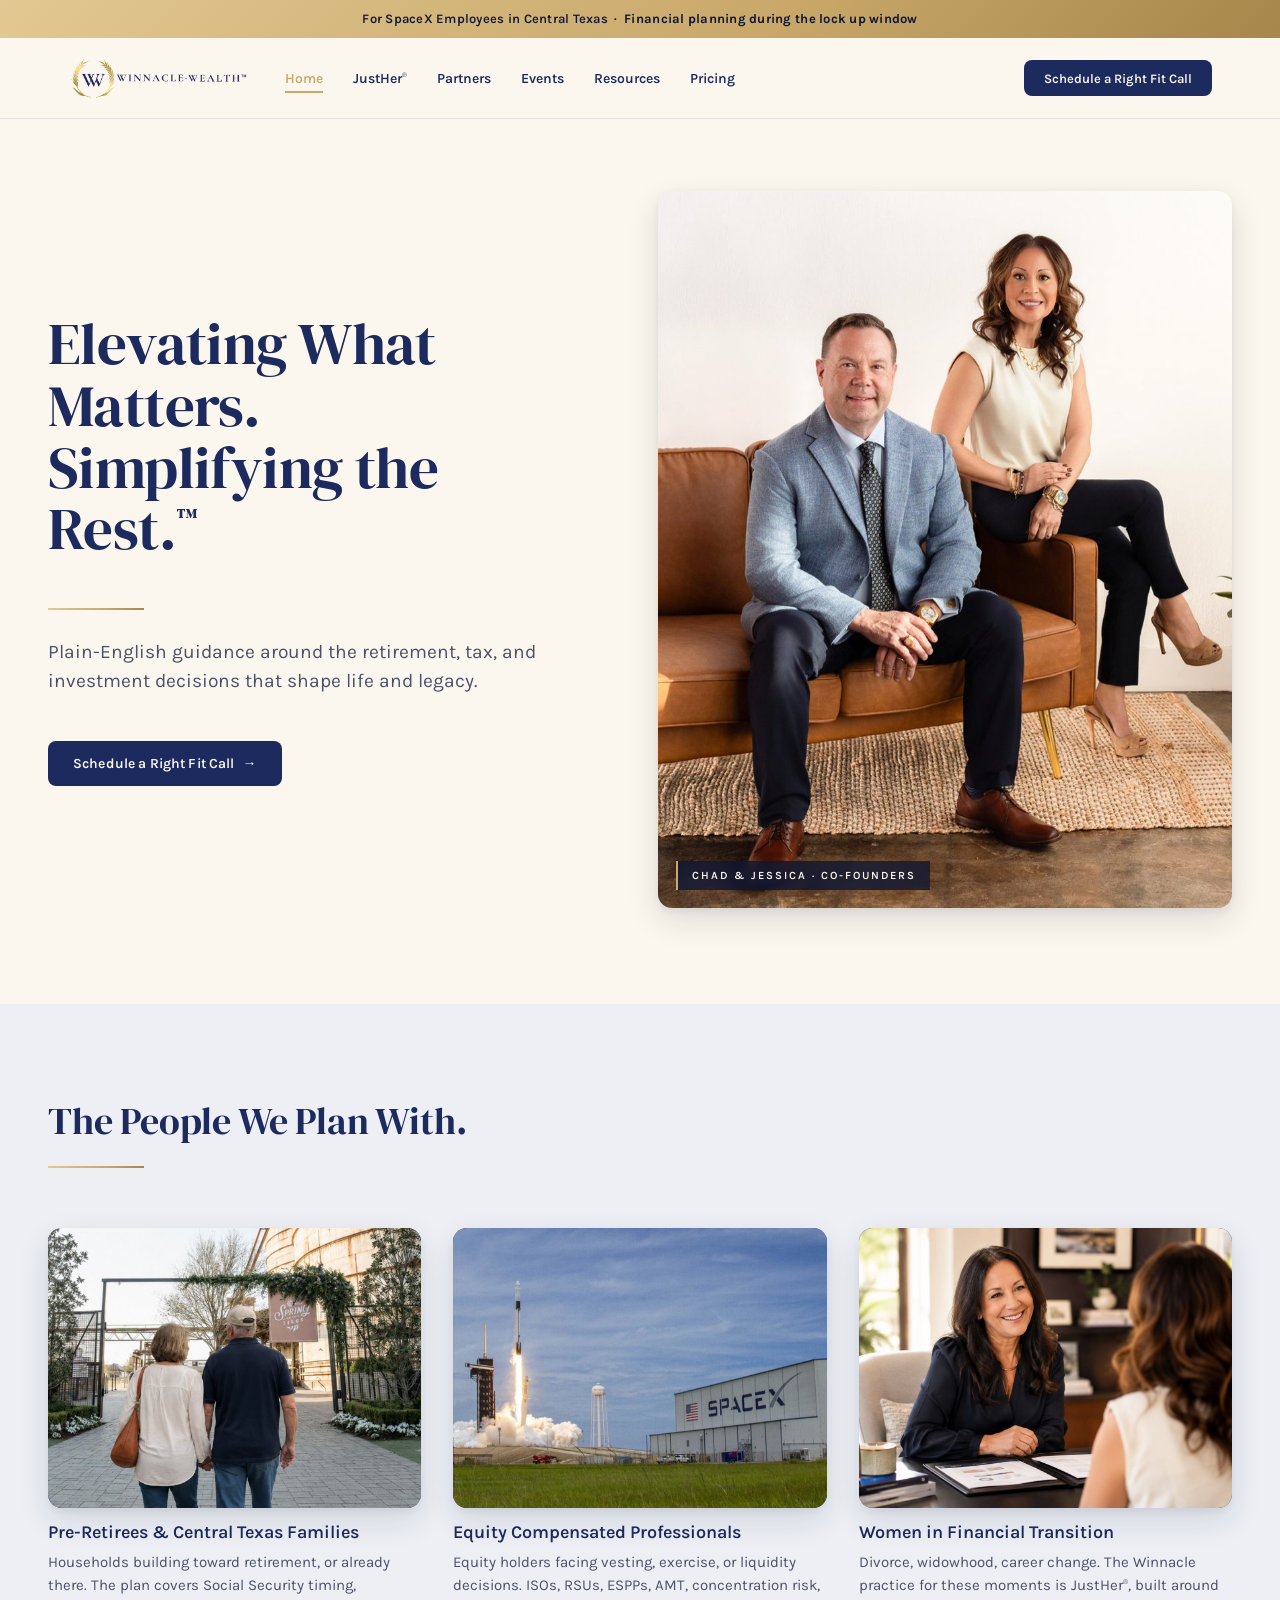
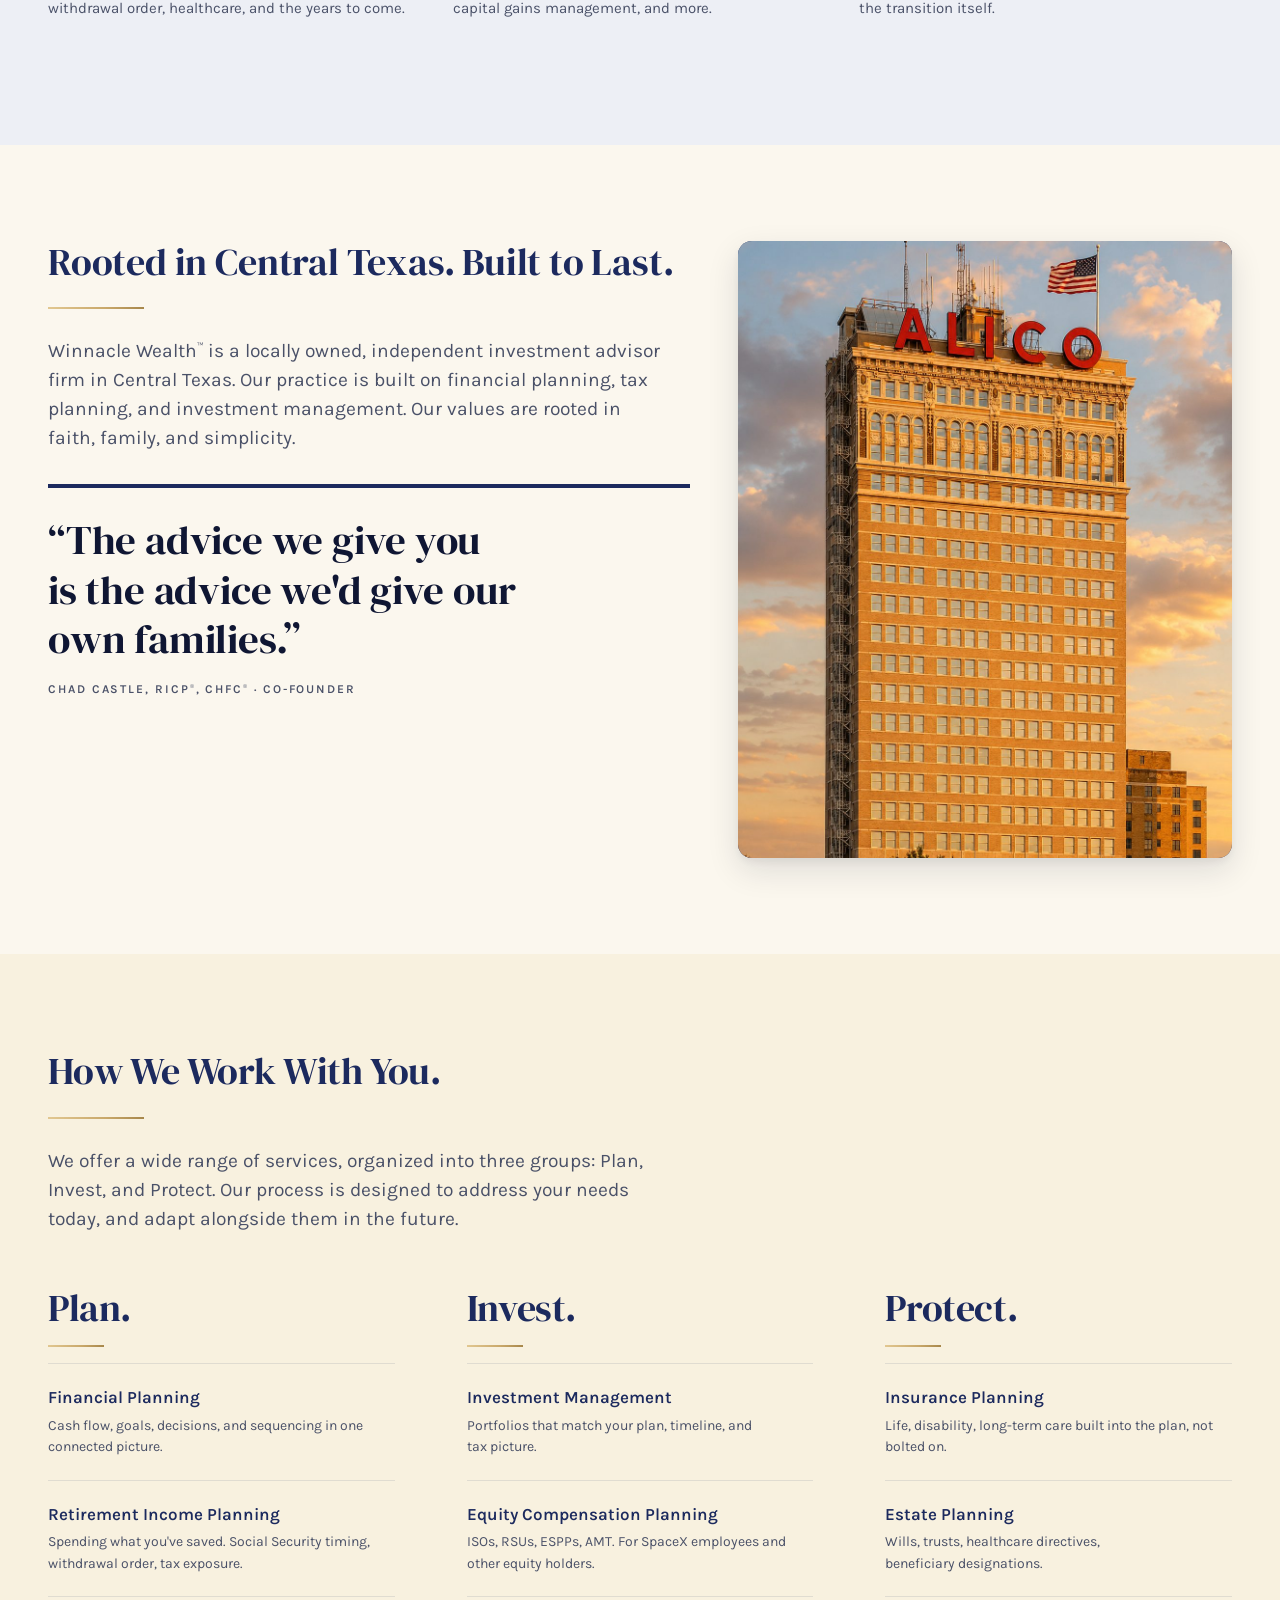
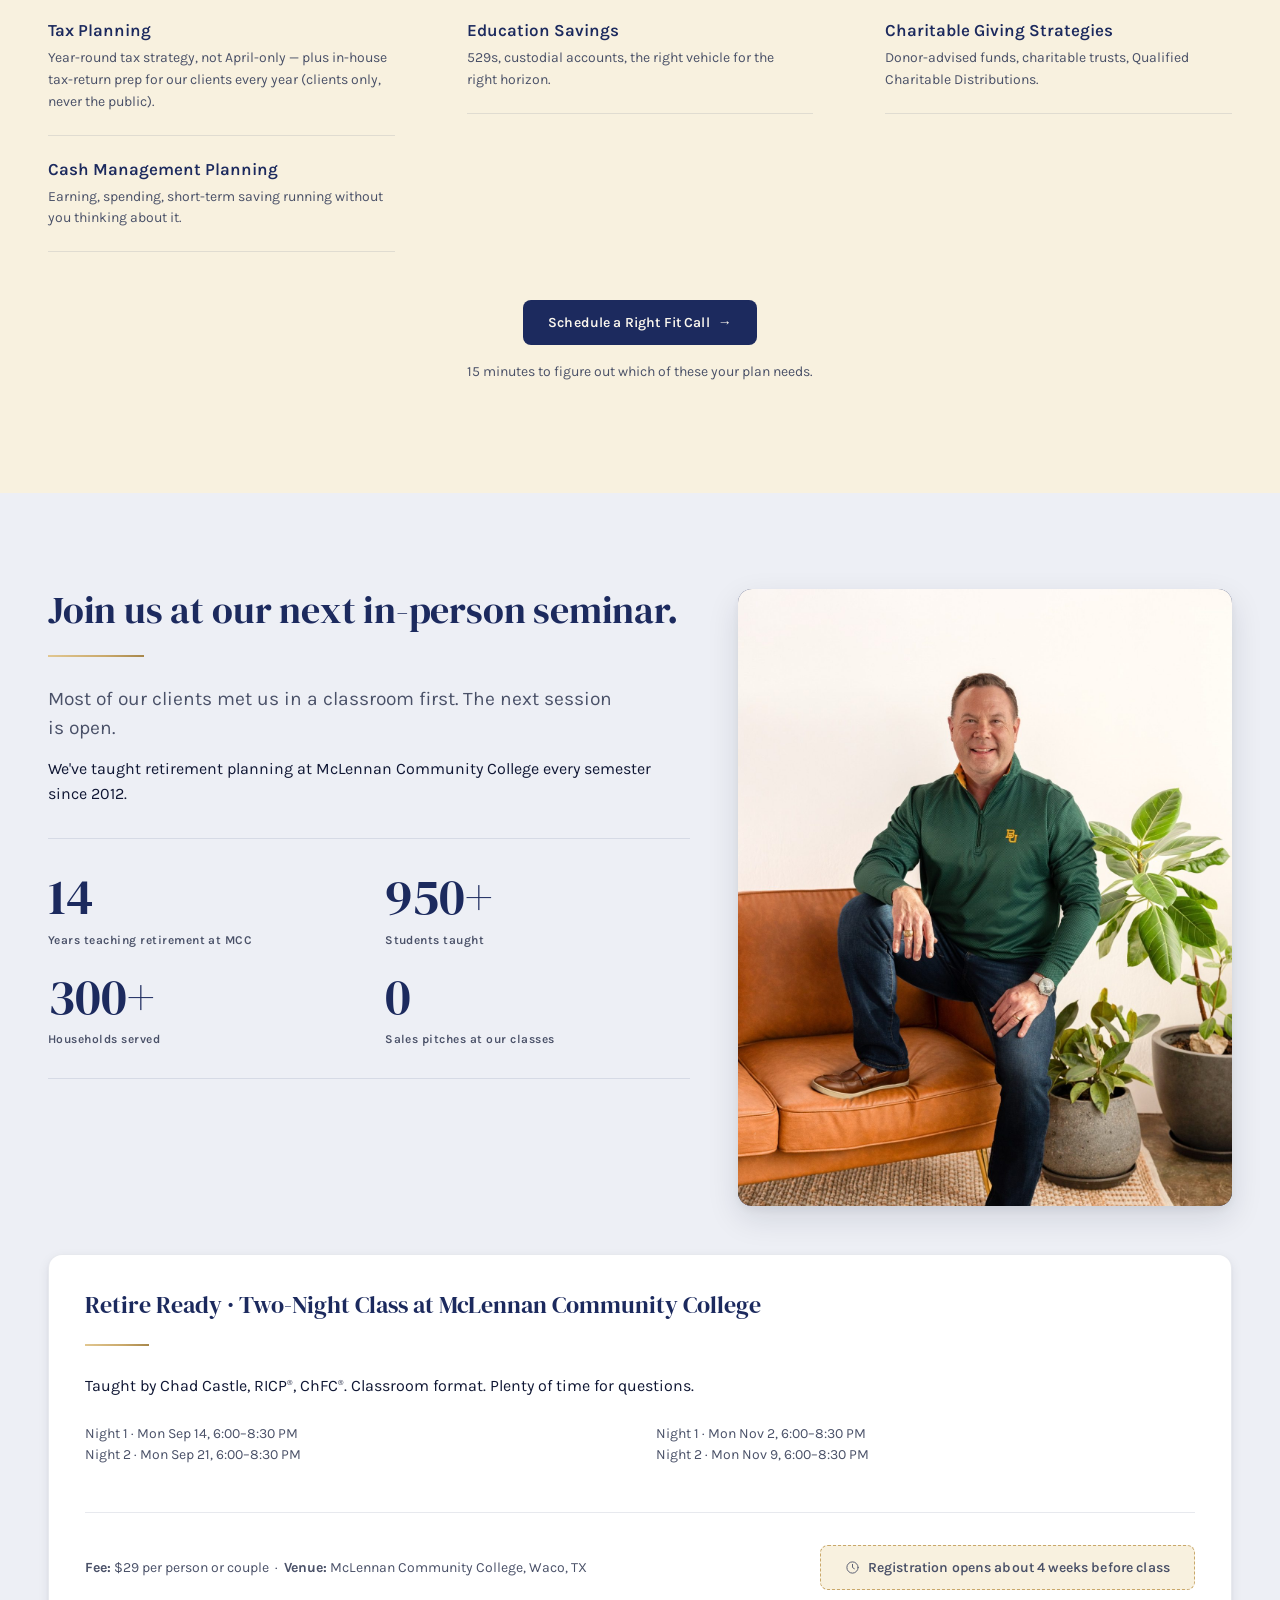
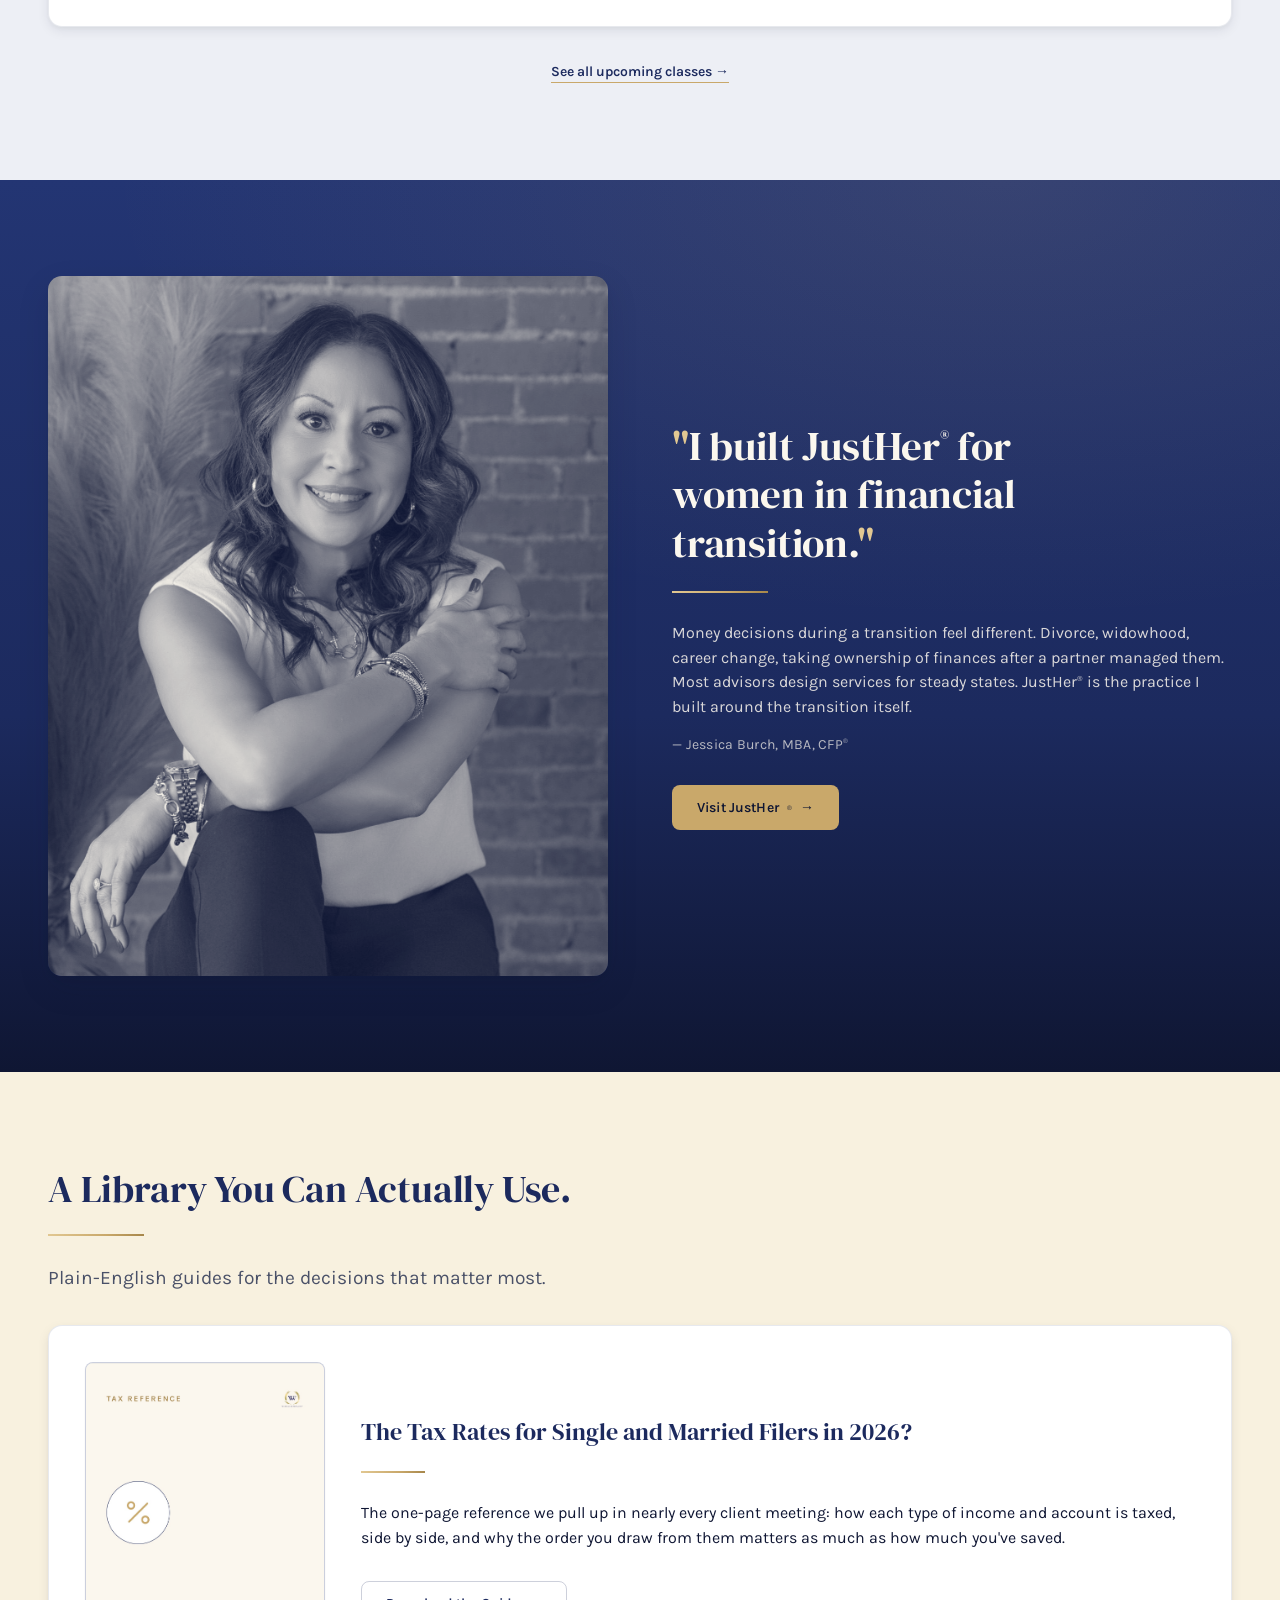
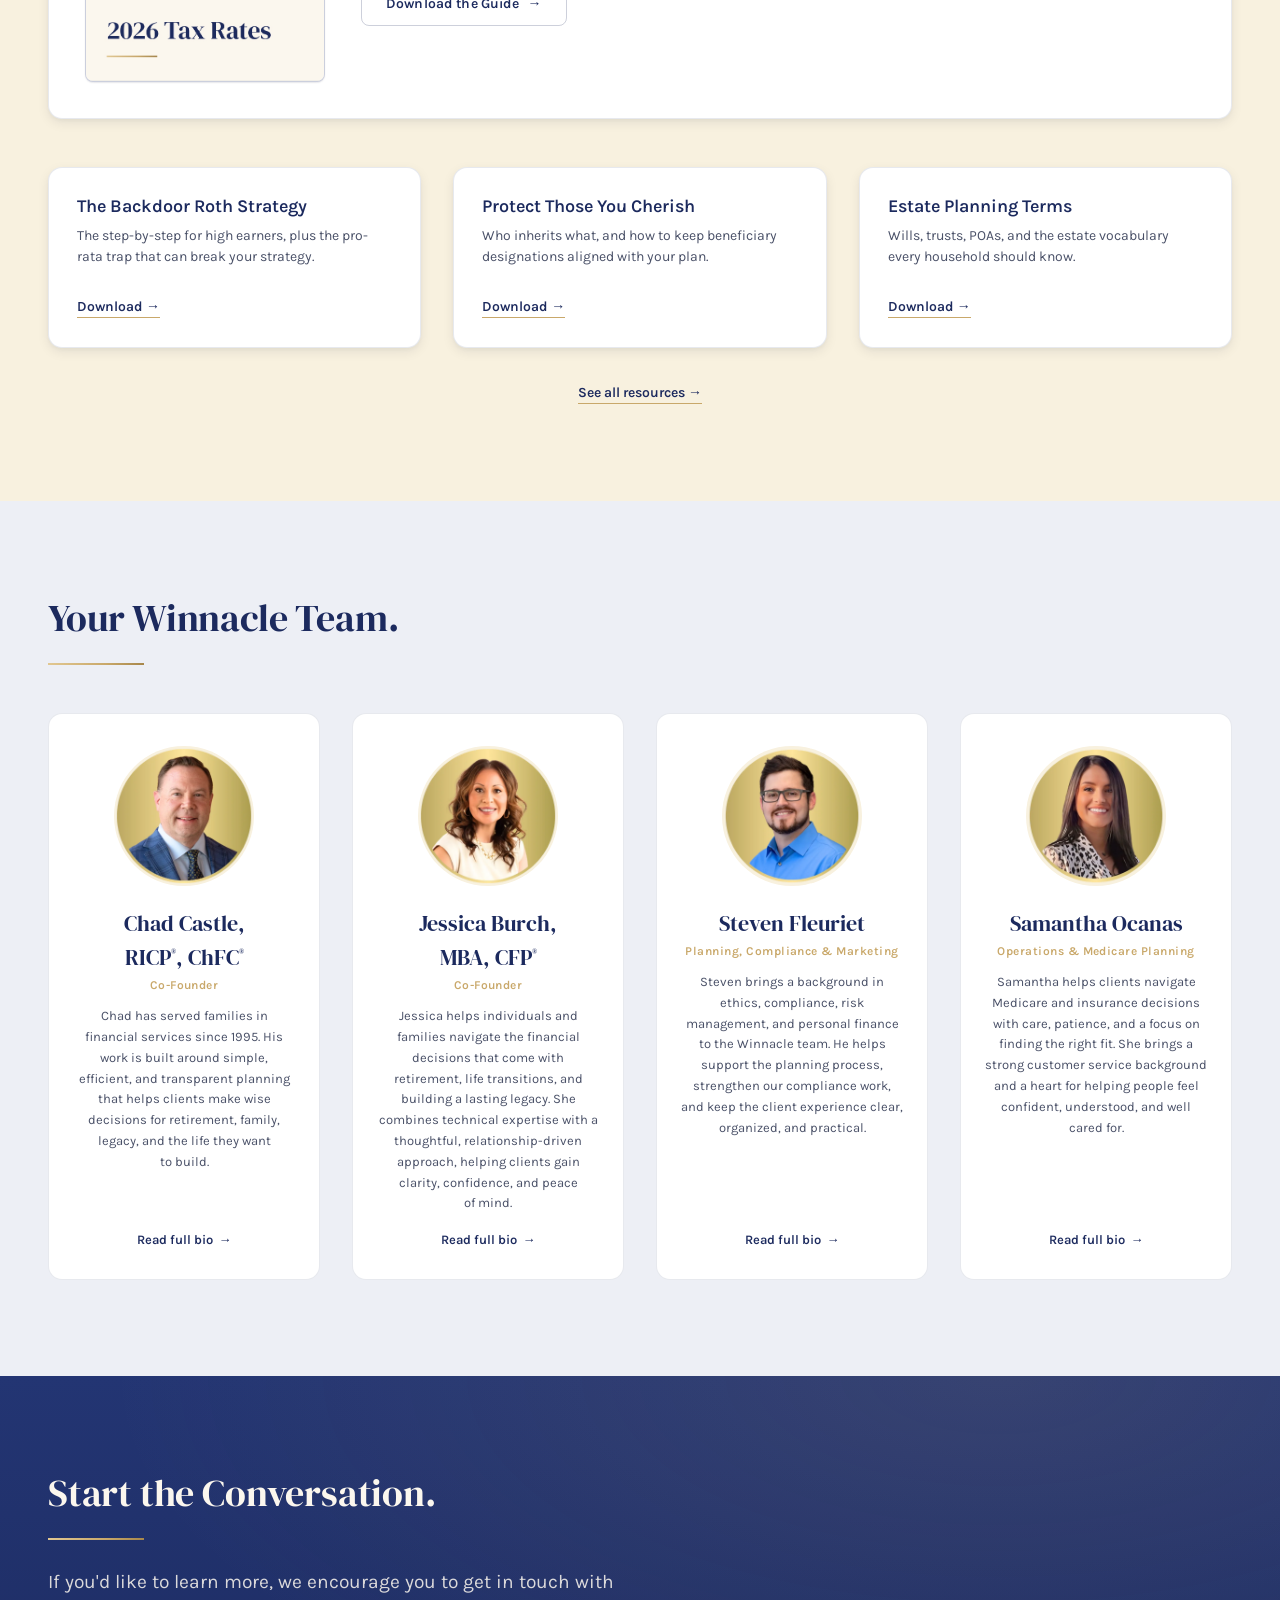
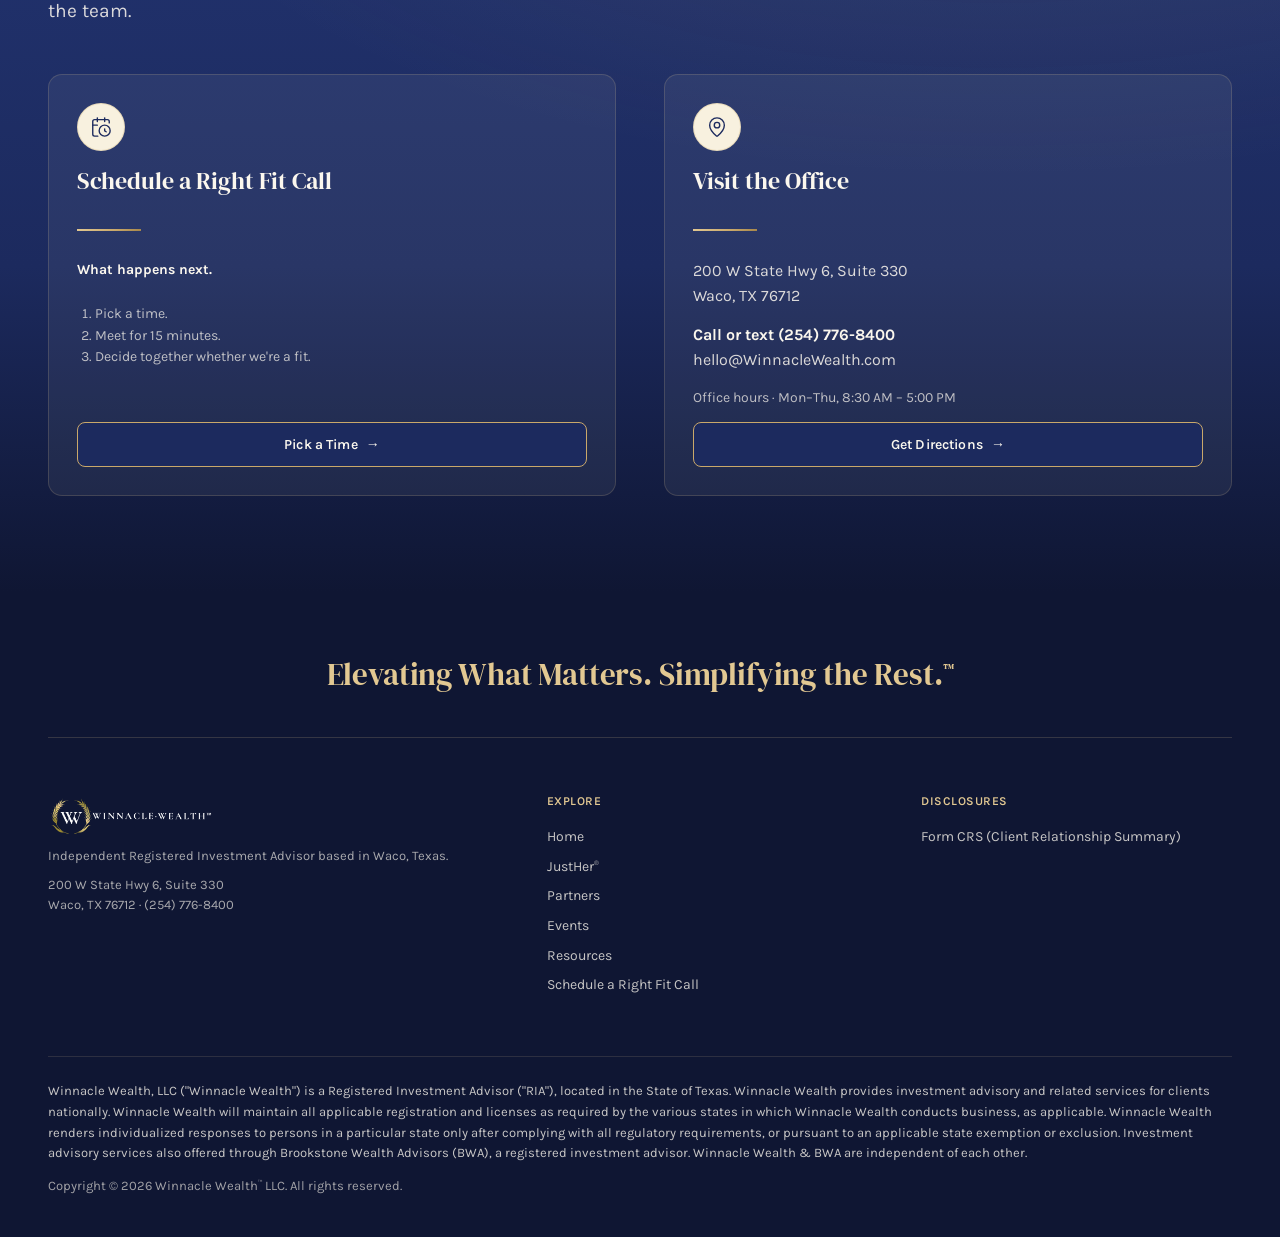
<file: index.html>
<!doctype html>
<html lang="en">
<head>
<!-- Google tag (gtag.js) -->
<script async src="https://www.googletagmanager.com/gtag/js?id=G-VHQDHW107R"></script>
<script>
  window.dataLayer = window.dataLayer || [];
  function gtag(){dataLayer.push(arguments);}
  gtag('js', new Date());

  gtag('config', 'G-VHQDHW107R');
</script>
<meta charset="utf-8" />
<meta name="viewport" content="width=device-width,initial-scale=1" />
<title>Winnacle Wealth — Financial Planning Rooted in Faith, Family, and Simplicity</title>
<meta name="description" content="Winnacle Wealth is an independent Registered Investment Advisor in Waco, Texas. Plain-English retirement income, tax, and investment planning." />
<meta name="theme-color" content="#1C2A5E" />
<meta property="og:type" content="website" />
<meta property="og:title" content="Winnacle Wealth — Financial Planning Rooted in Faith, Family, and Simplicity" />
<meta property="og:description" content="Winnacle Wealth is an independent Registered Investment Advisor in Waco, Texas. Plain-English retirement income, tax, and investment planning." />
<link rel="icon" type="image/png" href="assets/favicon.png" />
<link rel="apple-touch-icon" href="assets/apple-touch-icon.png" />
<link rel="preload" href="fonts/Karla-VariableFont_wght.ttf" as="font" type="font/ttf" crossorigin />
<link rel="preload" href="fonts/DMSerifDisplay-Regular.ttf" as="font" type="font/ttf" crossorigin />
<link rel="canonical" href="https://winnaclewealth.com/" />
<meta property="og:url" content="https://winnaclewealth.com/" />
<link rel="stylesheet" href="colors_and_type.css" />
<link rel="stylesheet" href="site.css" />
<script src="site.js" defer></script>
<script type="application/ld+json">
{
  "@context": "https://schema.org",
  "@type": "FinancialService",
  "name": "Winnacle Wealth",
  "legalName": "Winnacle Wealth, LLC",
  "url": "https://winnaclewealth.com/",
  "logo": "https://winnaclewealth.com/assets/logo-horz-navy-gold.png",
  "image": "https://winnaclewealth.com/assets/logo-horz-navy-gold.png",
  "telephone": "+1-254-776-8400",
  "email": "hello@winnaclewealth.com",
  "priceRange": "$$",
  "address": {
    "@type": "PostalAddress",
    "streetAddress": "200 W State Hwy 6, Suite 330",
    "addressLocality": "Waco",
    "addressRegion": "TX",
    "postalCode": "76712",
    "addressCountry": "US"
  },
  "areaServed": "United States",
  "description": "Independent, fee-based registered investment advisor in Waco, Texas."
}
</script>
</head>
<body>
<svg class="ww-filter-defs" xmlns="http://www.w3.org/2000/svg" width="0" height="0" aria-hidden="true" focusable="false"><defs>
    
    <filter id="ww-duotone-navy" color-interpolation-filters="sRGB">
      <feColorMatrix type="matrix" values="&#xA;        0.299 0.587 0.114 0 0&#xA;        0.299 0.587 0.114 0 0&#xA;        0.299 0.587 0.114 0 0&#xA;        0     0     0     1 0"></feColorMatrix>
      <feComponentTransfer>
        <feFuncR type="table" tableValues="0.059 0.984"></feFuncR>
        <feFuncG type="table" tableValues="0.086 0.969"></feFuncG>
        <feFuncB type="table" tableValues="0.200 0.933"></feFuncB>
      </feComponentTransfer>
    </filter>
    
    <filter id="ww-duotone-navy-gold" color-interpolation-filters="sRGB">
      <feColorMatrix type="matrix" values="&#xA;        0.299 0.587 0.114 0 0&#xA;        0.299 0.587 0.114 0 0&#xA;        0.299 0.587 0.114 0 0&#xA;        0     0     0     1 0"></feColorMatrix>
      <feComponentTransfer>
        <feFuncR type="table" tableValues="0.059 0.788"></feFuncR>
        <feFuncG type="table" tableValues="0.086 0.659"></feFuncG>
        <feFuncB type="table" tableValues="0.200 0.416"></feFuncB>
      </feComponentTransfer>
    </filter>
  </defs></svg>
<a class="util-bar" href="spacex">For SpaceX Employees in Central Texas<span class="util-bar-sep"> &nbsp;·&nbsp; </span><b>Financial planning during the lock up window</b></a>
<nav class="topnav">
    <div class="inner">
      <a href="./"><img src="assets/logo-horz-navy-gold.png" alt="Winnacle Wealth" /></a>
      <ul>
        <li><a href="./" class="is-current">Home</a></li>
        <li><a href="justher">JustHer<sup class="tm">®</sup></a></li>
        <li><a href="partners">Partners</a></li>
        <li><a href="events">Events</a></li>
        <li><a href="resources">Resources</a></li>
        <li><a href="pricing">Pricing</a></li>
      </ul>
      <a href="right-fit" class="nav-cta">Schedule a Right Fit Call</a>
    </div>
  </nav>

  <!-- 01 Hero — full-color brick portrait, the brand's earned moment -->
  <header class="hero-split">
    <div class="hero-split-inner">
      <div class="hero-split-copy">
        <h1>Elevating What Matters.<br />Simplifying the Rest.<sup class="tm">™</sup></h1>
        <hr class="rule-gold" />
        <p class="lede">Plain-English guidance around the retirement, tax, and investment decisions that shape life and legacy.</p>
        <div class="hero-actions">
          <a href="right-fit" class="btn btn--navy">Schedule a Right Fit Call <span class="arrow">→</span></a>
        </div>
      </div>
      <div class="hero-split-photo">
        <img fetchpriority="high" src="assets/photo-team-caramel-couch.jpg" alt="Chad Castle and Jessica Burch of Winnacle Wealth" />
        <div class="photo-stamp">Chad &amp; Jessica · Co-Founders</div>
      </div>
    </div>
  </header>

  <!-- 02 Who We Help -->
  <section class="sec band-tint">
    <div class="wrap">
      <h2>The People We Plan With.</h2>
      <hr class="rule-gold" />
      <div class="cols-3 mt-32">
        <div class="tile">
          <div class="photo" style="aspect-ratio: 4/3;"><img loading="lazy" src="assets/persona-families.jpg" alt="A couple walking together at the Magnolia Silos in Waco" /></div>
          <h4>Pre-Retirees & Central Texas Families</h4>
          <p>Households building toward retirement, or already there. The plan covers Social Security timing, withdrawal order, healthcare, and the years to come.</p>
        </div>
        <div class="tile">
          <div class="photo" style="aspect-ratio: 4/3;"><img loading="lazy" src="assets/persona-equity.jpg" alt="A SpaceX rocket launching" /></div>
          <h4>Equity Compensated Professionals</h4>
          <p>Equity holders facing vesting, exercise, or liquidity decisions. ISOs, RSUs, ESPPs, AMT, concentration risk, capital gains management, and more.</p>
        </div>
        <div class="tile">
          <div class="photo" style="aspect-ratio: 4/3;"><img loading="lazy" src="assets/persona-women.jpg" alt="An advisor meeting with a woman client across a table" /></div>
          <h4>Women in Financial Transition</h4>
          <p>Divorce, widowhood, career change. The Winnacle practice for these moments is JustHer<sup class="tm">®</sup>, built around the transition itself.</p>
        </div>
      </div>
    </div>
  </section>

  <!-- 03 Who We Are -->
  <section class="sec">
    <div class="wrap">
      <div class="cols-2 cols-hero">
        <div>
          <h2>Rooted in Central Texas. Built to Last.</h2>
          <hr class="rule-gold" />
          <p class="lede">Winnacle Wealth<sup class="tm">™</sup> is a locally owned, independent investment advisor firm in Central Texas. Our practice is built on financial planning, tax planning, and investment management. Our values are rooted in faith, family, and simplicity.</p>
          <div class="brand-quote-block">
            <p class="brand-quote">&ldquo;The advice we give you is the advice we'd give our own families.&rdquo;</p>
            <p class="brand-quote-attrib">Chad Castle, RICP<sup class="tm">®</sup>, ChFC<sup class="tm">®</sup> · Co-Founder</p>
          </div>
        </div>
        <div class="photo photo--full" style="aspect-ratio: 4/5;">
          <img loading="lazy" src="assets/waco-alico.jpg" alt="The historic ALICO building, an iconic Waco landmark, at golden hour" />
        </div>
      </div>
    </div>
  </section>

  <!-- 04 Services -->
  <section id="services" class="sec band-gold">
    <div class="wrap">
      <h2>How We Work With You.</h2>
      <hr class="rule-gold" />
      <p class="lede">We offer a wide range of services, organized into three groups: Plan, Invest, and Protect. Our process is designed to address your needs today, and adapt alongside them in the future.</p>

      <div class="services-ledger">

        <div class="svc-col">
          <h3 class="svc-col-heading">Plan.</h3>
          <hr class="svc-col-rule" />
          <div class="svc-entry">
            <div>
              <h4 class="svc-name">Financial Planning</h4>
              <p class="svc-desc">Cash flow, goals, decisions, and sequencing in one connected picture.</p>
            </div>
          </div>
          <div class="svc-entry">
            <div>
              <h4 class="svc-name">Retirement Income Planning</h4>
              <p class="svc-desc">Spending what you've saved. Social Security timing, withdrawal order, tax exposure.</p>
            </div>
          </div>
          <div class="svc-entry">
            <div>
              <h4 class="svc-name">Tax Planning</h4>
              <p class="svc-desc">Year-round tax strategy, not April-only — plus in-house tax-return prep for our clients every year (clients only, never the public).</p>
            </div>
          </div>
          <div class="svc-entry">
            <div>
              <h4 class="svc-name">Cash Management Planning</h4>
              <p class="svc-desc">Earning, spending, short-term saving running without you thinking about it.</p>
            </div>
          </div>
        </div>

        <div class="svc-col">
          <h3 class="svc-col-heading">Invest.</h3>
          <hr class="svc-col-rule" />
          <div class="svc-entry">
            <div>
              <h4 class="svc-name">Investment Management</h4>
              <p class="svc-desc">Portfolios that match your plan, timeline, and tax picture.</p>
            </div>
          </div>
          <div class="svc-entry">
            <div>
              <h4 class="svc-name">Equity Compensation Planning</h4>
              <p class="svc-desc">ISOs, RSUs, ESPPs, AMT. For SpaceX employees and other equity holders.</p>
            </div>
          </div>
          <div class="svc-entry">
            <div>
              <h4 class="svc-name">Education Savings</h4>
              <p class="svc-desc">529s, custodial accounts, the right vehicle for the right horizon.</p>
            </div>
          </div>
        </div>

        <div class="svc-col">
          <h3 class="svc-col-heading">Protect.</h3>
          <hr class="svc-col-rule" />
          <div class="svc-entry">
            <div>
              <h4 class="svc-name">Insurance Planning</h4>
              <p class="svc-desc">Life, disability, long-term care built into the plan, not bolted on.</p>
            </div>
          </div>
          <div class="svc-entry">
            <div>
              <h4 class="svc-name">Estate Planning</h4>
              <p class="svc-desc">Wills, trusts, healthcare directives, beneficiary designations.</p>
            </div>
          </div>
          <div class="svc-entry">
            <div>
              <h4 class="svc-name">Charitable Giving Strategies</h4>
              <p class="svc-desc">Donor-advised funds, charitable trusts, Qualified Charitable Distributions.</p>
            </div>
          </div>
        </div>

      </div>

      <div class="center mt-48">
        <a href="right-fit" class="btn btn--navy">Schedule a Right Fit Call <span class="arrow">→</span></a>
        <p class="body-sm mt-16">15 minutes to figure out which of these your plan needs.</p>
      </div>
    </div>
  </section>

  <!-- 05 Events -->
  <section class="sec band-tint">
    <div class="wrap">
      <div class="cols-2 cols-hero">
        <div>
          <h2>Join us at our next in-person seminar.</h2>
          <hr class="rule-gold" />
          <p class="lede">Most of our clients met us in a classroom first. The next session is open.</p>
          <p>We've taught retirement planning at McLennan Community College every semester since 2012.</p>

          <div class="stats stats--2x2 mt-32">
            <div class="stat"><div class="n">14</div><div class="l">Years teaching retirement at MCC</div></div>
            <div class="stat"><div class="n">950+</div><div class="l">Students taught</div></div>
            <div class="stat"><div class="n">300+</div><div class="l">Households served</div></div>
            <div class="stat"><div class="n">0</div><div class="l">Sales pitches at our classes</div></div>
          </div>
        </div>
        <div class="photo photo--full" style="aspect-ratio: 4/5;">
          <img loading="lazy" src="assets/photo-chad-baylor-casual.jpg" alt="Chad Castle, RICP — Co-Founder, Winnacle Wealth" style="object-position: center top;" />
        </div>
      </div>

      <div class="card mt-48" style="padding: 36px;">
        <h3>Retire Ready · Two-Night Class at McLennan Community College</h3>
        <hr class="rule-gold rule-gold--sm" />
        <p>Taught by Chad Castle, RICP<sup class="tm">®</sup>, ChFC<sup class="tm">®</sup>. Classroom format. Plenty of time for questions.</p>
        <div class="cols-2 mt-24" style="gap:32px;">
          <div>
            <p class="body-sm">Night 1 · Mon Sep 14, 6:00–8:30 PM<br />Night 2 · Mon Sep 21, 6:00–8:30 PM</p>
          </div>
          <div>
            <p class="body-sm">Night 1 · Mon Nov 2, 6:00–8:30 PM<br />Night 2 · Mon Nov 9, 6:00–8:30 PM</p>
          </div>
        </div>
        <hr class="rule-soft" />
        <div class="flex-between">
          <p class="body-sm" style="margin:0;"><strong>Fee:</strong> $29 per person or couple &nbsp;·&nbsp; <strong>Venue:</strong> McLennan Community College, Waco, TX</p>
          <span class="btn btn--soon" title="Registration opens about four weeks before each class."><svg class="clock" xmlns="http://www.w3.org/2000/svg" width="15" height="15" viewBox="0 0 24 24" fill="none" stroke="currentColor" stroke-width="1.6" stroke-linecap="round" stroke-linejoin="round" aria-hidden="true"><circle cx="12" cy="12" r="9"/><path d="M12 7v5l3 2"/></svg> Registration opens about 4 weeks before class</span>
        </div>
      </div>

      <div class="center mt-32"><a href="events" class="btn-link">See all upcoming classes →</a></div>
    </div>
  </section>

  <!-- 06 JustHer (dark) -->
  <section class="sec band-dark">
    <div class="wrap">
      <div class="cols-2" style="align-items:center; gap: 64px;">
        <div class="photo photo--duotone" style="aspect-ratio: 4/5;">
          <img loading="lazy" src="assets/photo-jessica-brick-pampas.jpg" alt="Jessica Burch, founder of JustHer" />
        </div>
        <div>
          <h2 class="pull"><span class="open">"</span>I built JustHer<sup class="tm">®</sup> for women in financial transition.<span class="open">"</span></h2>
          <hr class="rule-gold" />
          <p>Money decisions during a transition feel different. Divorce, widowhood, career change, taking ownership of finances after a partner managed them. Most advisors design services for steady states. JustHer<sup class="tm">®</sup> is the practice I built around the transition itself.</p>
          <p class="attrib mt-16">— Jessica Burch, MBA, CFP<sup class="tm">®</sup></p>
          <div class="hero-actions">
            <a href="justher" class="btn btn--gold">Visit JustHer<sup class="tm">®</sup> <span class="arrow">→</span></a>
          </div>
        </div>
      </div>
    </div>
  </section>

  <!-- 07 Resources -->
  <section class="sec band-gold">
    <div class="wrap">
      <h2>A Library You Can Actually Use.</h2>
      <hr class="rule-gold" />
      <p class="lede">Plain-English guides for the decisions that matter most.</p>

      <div class="card mt-32" style="padding: 36px; display: grid; grid-template-columns: 240px 1fr; gap: 36px; align-items: center;">
        <div class="guide-cover" style="margin: 0;"><img src="guides/covers/2026-tax-rates.jpg" alt="2026 Tax Rates — guide cover" loading="lazy" /></div>
        <div>
          <h3>The Tax Rates for Single and Married Filers in 2026?</h3>
          <hr class="rule-gold rule-gold--sm" />
          <p>The one-page reference we pull up in nearly every client meeting: how each type of income and account is taxed, side by side, and why the order you draw from them matters as much as how much you've saved.</p>
          <a href="guides/2026-tax-rates.pdf" target="_blank" rel="noopener" class="btn btn--ghost mt-16">Download the Guide <span class="arrow">→</span></a>
        </div>
      </div>

      <div class="cols-3 mt-48">
        <div class="card">
          <h4>The Backdoor Roth Strategy</h4>
          <p class="body-sm">The step-by-step for high earners, plus the pro-rata trap that can break your strategy.</p>
          <a href="guides/backdoor-roth-strategy.pdf" target="_blank" rel="noopener" class="btn-link mt-16">Download →</a>
        </div>
        <div class="card">
          <h4>Protect Those You Cherish</h4>
          <p class="body-sm">Who inherits what, and how to keep beneficiary designations aligned with your plan.</p>
          <a href="guides/protect-those-you-cherish.pdf" target="_blank" rel="noopener" class="btn-link mt-16">Download →</a>
        </div>
        <div class="card">
          <h4>Estate Planning Terms</h4>
          <p class="body-sm">Wills, trusts, POAs, and the estate vocabulary every household should know.</p>
          <a href="guides/estate-planning-terms.pdf" target="_blank" rel="noopener" class="btn-link mt-16">Download →</a>
        </div>
      </div>

      <div class="center mt-32"><a href="resources" class="btn-link">See all resources →</a></div>
    </div>
  </section>

  <!-- 08 Team -->
  <section class="sec band-tint">
    <div class="wrap">
      <h2>Your Winnacle Team.</h2>
      <hr class="rule-gold" />

      <div class="team-grid mt-48">
        <div class="team-card">
          <div class="team-photo"><img loading="lazy" src="assets/team-chad-castle.webp" alt="Chad Castle, RICP" /></div>
          <p class="team-name">Chad Castle, RICP<sup class="tm">®</sup>, ChFC<sup class="tm">®</sup></p>
          <p class="team-role">Co-Founder</p>
          <p class="team-bio">Chad has served families in financial services since 1995. His work is built around simple, efficient, and transparent planning that helps clients make wise decisions for retirement, family, legacy, and the life they want to build.</p>
          <button type="button" class="btn-link team-bio-toggle" data-bio="bio-chad" aria-haspopup="dialog">Read full bio <span class="arrow">→</span></button>
        </div>
        <div class="team-card">
          <div class="team-photo"><img loading="lazy" src="assets/team-jessica-burch.webp" alt="Jessica Burch, CFP" /></div>
          <p class="team-name">Jessica Burch, MBA, CFP<sup class="tm">®</sup></p>
          <p class="team-role">Co-Founder</p>
          <p class="team-bio">Jessica helps individuals and families navigate the financial decisions that come with retirement, life transitions, and building a lasting legacy. She combines technical expertise with a thoughtful, relationship-driven approach, helping clients gain clarity, confidence, and peace of mind.</p>
          <button type="button" class="btn-link team-bio-toggle" data-bio="bio-jessica" aria-haspopup="dialog">Read full bio <span class="arrow">→</span></button>
        </div>
        <div class="team-card">
          <div class="team-photo"><img loading="lazy" src="assets/team-steven-fleuriet.webp" alt="Steven Fleuriet" /></div>
          <p class="team-name">Steven Fleuriet</p>
          <p class="team-role">Planning, Compliance &amp; Marketing</p>
          <p class="team-bio">Steven brings a background in ethics, compliance, risk management, and personal finance to the Winnacle team. He helps support the planning process, strengthen our compliance work, and keep the client experience clear, organized, and practical.</p>
          <button type="button" class="btn-link team-bio-toggle" data-bio="bio-steven" aria-haspopup="dialog">Read full bio <span class="arrow">→</span></button>
        </div>
        <div class="team-card">
          <div class="team-photo"><img loading="lazy" src="assets/team-samantha-ocanas.webp" alt="Samantha Ocanas" /></div>
          <p class="team-name">Samantha Ocanas</p>
          <p class="team-role">Operations &amp; Medicare Planning</p>
          <p class="team-bio">Samantha helps clients navigate Medicare and insurance decisions with care, patience, and a focus on finding the right fit. She brings a strong customer service background and a heart for helping people feel confident, understood, and well cared for.</p>
          <button type="button" class="btn-link team-bio-toggle" data-bio="bio-samantha" aria-haspopup="dialog">Read full bio <span class="arrow">→</span></button>
        </div>
      </div>
    </div>
  </section>

  <!-- Team bio modals — full biographies, opened from the cards above -->
  <dialog class="bio-modal" id="bio-chad" aria-labelledby="bio-chad-name">
    <div class="bio-modal-inner">
      <button type="button" class="bio-modal-close" aria-label="Close biography">&times;</button>
      <div class="bio-modal-head">
        <div class="bio-modal-photo"><img loading="lazy" src="assets/team-chad-castle.webp" alt="Chad Castle, RICP" /></div>
        <div>
          <p class="bio-modal-name" id="bio-chad-name">Chad Castle, RICP<sup class="tm">®</sup>, ChFC<sup class="tm">®</sup></p>
          <p class="bio-modal-role">Co-Founder</p>
        </div>
      </div>
      <div class="bio-modal-body">
        <p>Chad grew up in a small town in northeast Texas. In high school, he played football and baseball, stocked grocery shelves on weeknights, and drove tractors and grain trucks on the weekends. He was Valedictorian of his class, though his kids like to point out that there were only 37 students in his graduating class.</p>
        <p>Chad attended Baylor University, where he paid for school through student loans and by waiting tables at nights and on weekends. During his limited free time, he was a founding member of the Baylor Rugby Club and served as an officer in Sigma Nu Fraternity.</p>
        <p>He earned his BBA with a double major in Financial Services and Planning and Insurance Studies. Not long after, he married his &ldquo;Baylor Beauty,&rdquo; which he still considers one of the best decisions of his life. More than 30 years and four kids later, Chad spends much of his time working, cheering on his family, and keeping up with Baylor tuition bills, baseball, and football.</p>
        <p>He also teaches retirement planning courses every semester at McLennan Community College, where many of his students are Baby Boomers preparing for or already living in retirement. After class, he often hears some version of the same comment: &ldquo;We wish we would have taken this class twenty years ago.&rdquo;</p>
      </div>
    </div>
  </dialog>

  <dialog class="bio-modal" id="bio-jessica" aria-labelledby="bio-jessica-name">
    <div class="bio-modal-inner">
      <button type="button" class="bio-modal-close" aria-label="Close biography">&times;</button>
      <div class="bio-modal-head">
        <div class="bio-modal-photo"><img loading="lazy" src="assets/team-jessica-burch.webp" alt="Jessica Burch, CFP" /></div>
        <div>
          <p class="bio-modal-name" id="bio-jessica-name">Jessica Burch, MBA, CFP<sup class="tm">®</sup></p>
          <p class="bio-modal-role">Co-Founder</p>
        </div>
      </div>
      <div class="bio-modal-body">
        <p>Jessica earned her Bachelor of Business Administration from Texas State University and later received her Master of Business Administration from Tarleton State University.</p>
        <p>She is a CERTIFIED FINANCIAL PLANNER&trade; professional, Investment Advisor Representative, holder of the Series 65 securities license, and is licensed in Life, Accident, and Health Insurance.</p>
        <p>With a background in financial planning and tax preparation, Jessica specializes in helping clients bring all aspects of their financial lives together. Her work focuses on retirement planning, retirement income strategies, tax planning, investment management, insurance analysis, and navigating major life transitions. She is passionate about helping clients simplify complex financial decisions so they can move forward with greater confidence and purpose.</p>
        <p>Jessica believes financial planning is about more than numbers. It is about understanding what matters most to each client and creating a plan that supports their goals, values, and vision for the future. She is known for her attention to detail, practical guidance, and genuine care for the people she serves.</p>
        <p>Jessica has been married to her high school sweetheart for more than 27 years. Together, they have three sons and enjoy spending time with family, serving in their community, and making memories together.</p>
      </div>
    </div>
  </dialog>

  <dialog class="bio-modal" id="bio-steven" aria-labelledby="bio-steven-name">
    <div class="bio-modal-inner">
      <button type="button" class="bio-modal-close" aria-label="Close biography">&times;</button>
      <div class="bio-modal-head">
        <div class="bio-modal-photo"><img loading="lazy" src="assets/team-steven-fleuriet.webp" alt="Steven Fleuriet" /></div>
        <div>
          <p class="bio-modal-name" id="bio-steven-name">Steven Fleuriet</p>
          <p class="bio-modal-role">Planning, Compliance &amp; Marketing</p>
        </div>
      </div>
      <div class="bio-modal-body">
        <p>Steven is a Waco native who earned both his Bachelor of Science and Master of Science degrees from Sam Houston State University in Huntsville, Texas.</p>
        <p>Before joining Winnacle Wealth, Steven spent ten years in risk-focused roles, including corporate security, occupational safety, and corporate ethics and compliance. His work eventually led him to serve as Global Director of Ethics and Compliance for a UK-based global manufacturing company.</p>
        <p>A longtime student of personal finance, Steven changed careers to do work closer to the conversations that shape people&rsquo;s real lives: retirement, taxes, investments, and long-term planning. He is a Candidate for CFP<sup class="tm">®</sup> certification and supports the Winnacle team through financial planning, compliance, marketing, and client service.</p>
        <p>Steven lives in the Houston area. Outside of work, he enjoys gravel cycling, refurbishing lawn mowers, volunteering, and tackling DIY projects around the house.</p>
      </div>
    </div>
  </dialog>

  <dialog class="bio-modal" id="bio-samantha" aria-labelledby="bio-samantha-name">
    <div class="bio-modal-inner">
      <button type="button" class="bio-modal-close" aria-label="Close biography">&times;</button>
      <div class="bio-modal-head">
        <div class="bio-modal-photo"><img loading="lazy" src="assets/team-samantha-ocanas.webp" alt="Samantha Ocanas" /></div>
        <div>
          <p class="bio-modal-name" id="bio-samantha-name">Samantha Ocanas</p>
          <p class="bio-modal-role">Operations &amp; Medicare Planning</p>
        </div>
      </div>
      <div class="bio-modal-body">
        <p>Samantha holds her Life and Health license and is Medicare certified. She is passionate about helping clients understand their Medicare options and find coverage that fits their needs, their budget, and their season of life.</p>
        <p>Before joining Winnacle Wealth, Samantha spent time with Farmers Insurance, where she helped clients navigate home, auto, and life insurance policies. That experience gave her a strong foundation in building relationships, listening closely, and helping people make important decisions with confidence.</p>
        <p>Samantha believes the best recommendations begin with truly understanding a client&rsquo;s situation. Her background is rooted in customer service, and she takes pride in making people feel heard, cared for, and supported throughout the process.</p>
        <p>Outside of work, Samantha is a proud wife of 13 years and mom to two girls who keep the family busy with sports and activities. When they are not on the sidelines cheering, Samantha and her family enjoy spending time outdoors and making the most of quality time together.</p>
      </div>
    </div>
  </dialog>

  <!-- 09 Contact -->
  <section class="sec band-dark">
    <div class="wrap">
      <h2>Start the Conversation.</h2>
      <hr class="rule-gold" />
      <p class="lede">If you'd like to learn more, we encourage you to get in touch with the team.</p>

      <div class="cols-2 mt-48 cards-align">
        <div class="card">
          <div class="icon-circle"><svg xmlns="http://www.w3.org/2000/svg" width="24" height="24" viewBox="0 0 24 24" fill="none" stroke="currentColor" stroke-width="1.5" stroke-linecap="round" stroke-linejoin="round" aria-hidden="true"><path d="M16 14v2.2l1.6 1" /> <path d="M16 2v4" /> <path d="M21 7.5V6a2 2 0 0 0-2-2H5a2 2 0 0 0-2 2v14a2 2 0 0 0 2 2h3.5" /> <path d="M3 10h5" /> <path d="M8 2v4" /> <circle cx="16" cy="16" r="6" /></svg></div>
          <h3 class="mt-16">Schedule a Right Fit Call</h3>
          <hr class="rule-gold rule-gold--sm" />
          <p class="body-sm"><strong>What happens next.</strong></p>
          <ol class="body-sm" style="padding-left:18px; margin:8px 0 20px;">
            <li>Pick a time.</li>
            <li>Meet for 15 minutes.</li>
            <li>Decide together whether we're a fit.</li>
          </ol>
          <a href="#" onclick="Calendly.initPopupWidget({url:'https://calendly.com/steven-winnaclewealth/15-minute-right-fit-call?hide_gdpr_banner=1'});return false;" class="btn btn--navy btn--full">Pick a Time <span class="arrow">→</span></a>
          <link rel="stylesheet" href="https://assets.calendly.com/assets/external/widget.css">
          <script src="https://assets.calendly.com/assets/external/widget.js" async></script>
        </div>
        <div class="card">
          <div class="icon-circle"><svg xmlns="http://www.w3.org/2000/svg" width="24" height="24" viewBox="0 0 24 24" fill="none" stroke="currentColor" stroke-width="1.5" stroke-linecap="round" stroke-linejoin="round" aria-hidden="true"><path d="M20 10c0 4.993-5.539 10.193-7.399 11.799a1 1 0 0 1-1.202 0C9.539 20.193 4 14.993 4 10a8 8 0 0 1 16 0" /> <circle cx="12" cy="10" r="3" /></svg></div>
          <h3 class="mt-16">Visit the Office</h3>
          <hr class="rule-gold rule-gold--sm" />
          <p>200 W State Hwy 6, Suite 330<br />Waco, TX 76712</p>
          <p><strong>Call or text (254) 776-8400</strong><br />hello@WinnacleWealth.com</p>
          <p class="body-sm muted">Office hours · Mon–Thu, 8:30 AM – 5:00 PM</p>
          <a href="https://www.google.com/maps/search/?api=1&amp;query=200+W+State+Hwy+6+Suite+330+Waco+TX+76712" target="_blank" rel="noopener" class="btn btn--navy btn--full mt-16">Get Directions <span class="arrow">→</span></a>
        </div>
      </div>
    </div>
  </section>


  <!-- 10 Footer -->
  <footer class="foot">
    <div class="foot-tagline">Elevating What Matters. Simplifying the Rest.<sup class="tm">™</sup></div>
    <div class="wrap">
      <div>
        <img loading="lazy" src="assets/logo-horz-white-gold.png" alt="Winnacle Wealth" />
        <p class="mt-16">Independent Registered Investment Advisor based in Waco, Texas.</p>
        <p>200 W State Hwy 6, Suite 330<br />Waco, TX 76712 · (254) 776-8400</p>
      </div>
      <div>
        <h5>Explore</h5>
        <ul>
          <li><a href="./">Home</a></li>
          <li><a href="justher">JustHer<sup class="tm">®</sup></a></li>
          <li><a href="partners">Partners</a></li>
          <li><a href="events">Events</a></li>
          <li><a href="resources">Resources</a></li>
          <li><a href="right-fit">Schedule a Right Fit Call</a></li>
        </ul>
      </div>
      <div>
        <h5>Disclosures</h5>
        <ul>
          <li><a href="https://reports.adviserinfo.sec.gov/crs/crs_317181.pdf" target="_blank" rel="noopener">Form CRS (Client Relationship Summary)</a></li>
        </ul>
      </div>
    </div>
    <div class="foot-bottom">
      <p style="color: rgba(251,247,238,0.78); margin-bottom: 12px;">Winnacle Wealth, LLC ("Winnacle Wealth") is a Registered Investment Advisor ("RIA"), located in the State of Texas. Winnacle Wealth provides investment advisory and related services for clients nationally. Winnacle Wealth will maintain all applicable registration and licenses as required by the various states in which Winnacle Wealth conducts business, as applicable. Winnacle Wealth renders individualized responses to persons in a particular state only after complying with all regulatory requirements, or pursuant to an applicable state exemption or exclusion. Investment advisory services also offered through Brookstone Wealth Advisors (BWA), a registered investment advisor. Winnacle Wealth &amp; BWA are independent of each other.</p>
      <p style="color: rgba(251,247,238,0.62);">Copyright © 2026 Winnacle Wealth<sup class="tm">™</sup> LLC. All rights reserved.</p>
    </div>
  </footer>
</body>
</html>
</file>
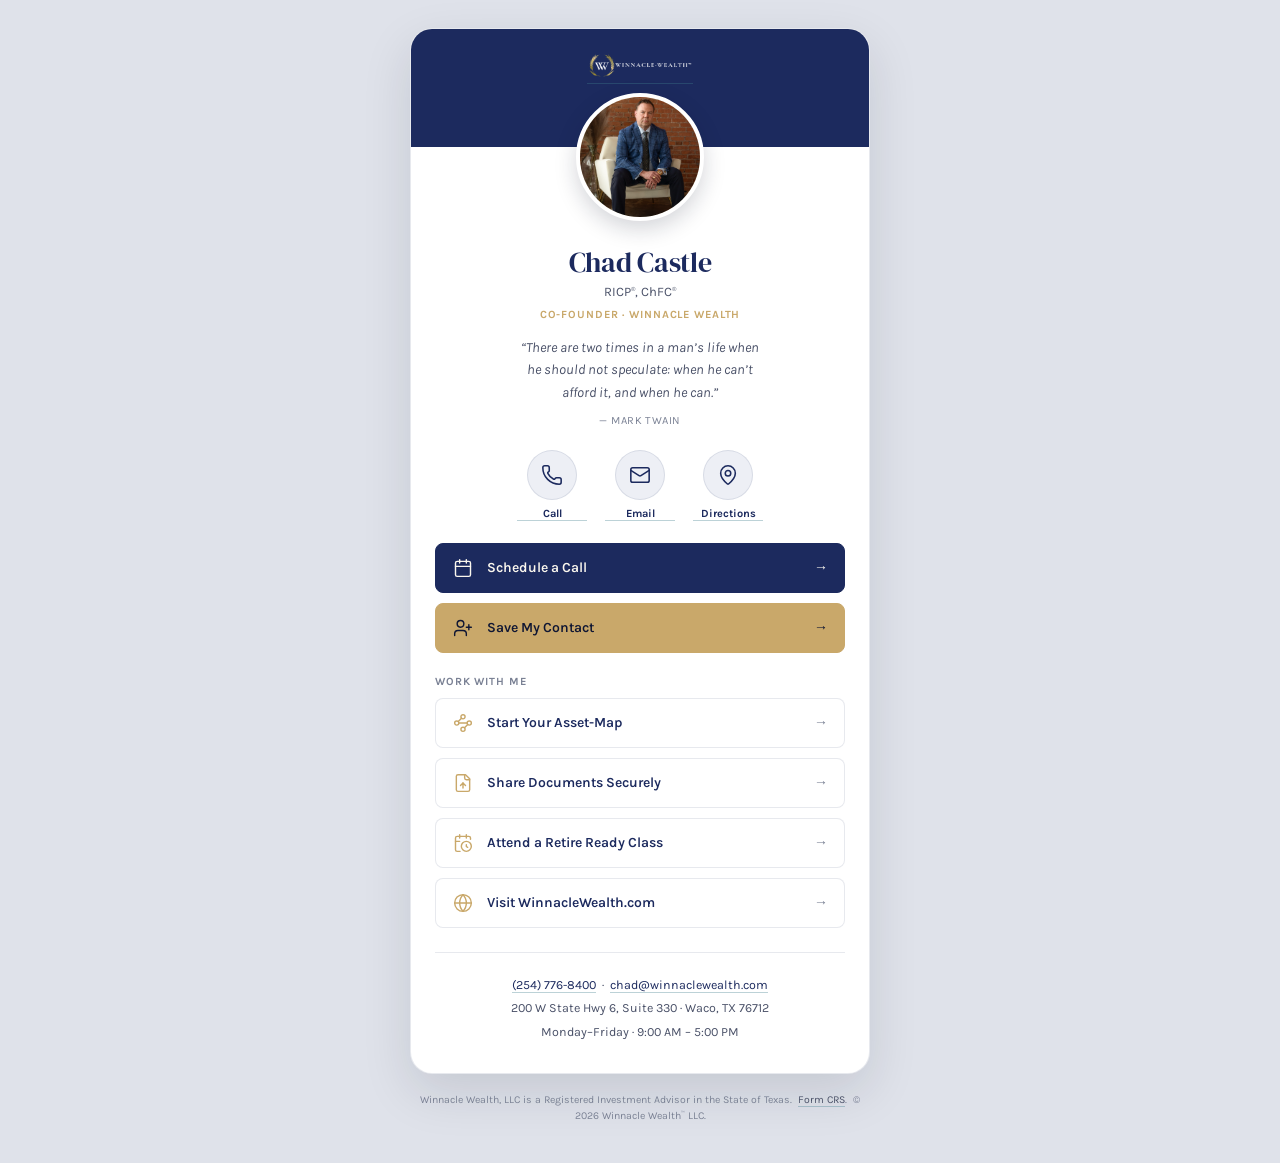
<file: chad.html>
<!doctype html>
<html lang="en">
<head>
<!-- Google tag (gtag.js) -->
<script async src="https://www.googletagmanager.com/gtag/js?id=G-VHQDHW107R"></script>
<script>
  window.dataLayer = window.dataLayer || [];
  function gtag(){dataLayer.push(arguments);}
  gtag('js', new Date());

  gtag('config', 'G-VHQDHW107R');
</script>
<meta charset="utf-8" />
<meta name="viewport" content="width=device-width,initial-scale=1" />
<title>Chad Castle, RICP®, ChFC® — Winnacle Wealth</title>
<meta name="description" content="Connect with Chad Castle, RICP®, ChFC®, Co-Founder of Winnacle Wealth in Waco, Texas. Schedule a call, save his contact, and start your plan." />
<meta name="theme-color" content="#1C2A5E" />
<meta name="robots" content="noindex" />
<meta property="og:type" content="profile" />
<meta property="og:title" content="Chad Castle, RICP®, ChFC® — Winnacle Wealth" />
<meta property="og:description" content="Connect with Chad Castle, RICP®, ChFC®, Co-Founder of Winnacle Wealth." />
<meta property="og:image" content="assets/photo-chad-brick-portrait.jpg" />
<link rel="icon" type="image/png" href="assets/favicon.png" />
<link rel="apple-touch-icon" href="assets/apple-touch-icon.png" />
<link rel="preload" href="fonts/Karla-VariableFont_wght.ttf" as="font" type="font/ttf" crossorigin />
<link rel="preload" href="fonts/DMSerifDisplay-Regular.ttf" as="font" type="font/ttf" crossorigin />
<link rel="stylesheet" href="colors_and_type.css" />
<link rel="stylesheet" href="site.css" />
</head>
<body class="vcard-page">

  <div class="vcard">
    <div class="vcard-top">
      <a href="./" aria-label="Winnacle Wealth home"><img class="logo" src="assets/logo-horz-white-gold.png" alt="Winnacle Wealth" /></a>
    </div>

    <div class="vcard-photo">
      <img src="assets/photo-chad-brick-portrait.jpg" alt="Chad Castle, RICP®, ChFC®" />
    </div>

    <div class="vcard-body">
      <h1 class="vcard-name">Chad Castle</h1>
      <p class="vcard-creds">RICP<sup class="tm">®</sup>, ChFC<sup class="tm">®</sup></p>
      <p class="vcard-role">Co-Founder · Winnacle Wealth</p>

      <p class="vcard-tagline">&ldquo;There are two times in a man&rsquo;s life when he should not speculate: when he can&rsquo;t afford it, and when he can.&rdquo;<span class="cite">— Mark Twain</span></p>

      <!-- Quick actions -->
      <div class="vcard-quick">
        <a href="tel:+12547768400">
          <span class="ic"><svg xmlns="http://www.w3.org/2000/svg" width="22" height="22" viewBox="0 0 24 24" fill="none" stroke="currentColor" stroke-width="1.7" stroke-linecap="round" stroke-linejoin="round" aria-hidden="true"><path d="M13.832 16.568a1 1 0 0 0 1.213-.303l.355-.465A2 2 0 0 1 17 15h3a2 2 0 0 1 2 2v3a2 2 0 0 1-2 2A18 18 0 0 1 2 4a2 2 0 0 1 2-2h3a2 2 0 0 1 2 2v3a2 2 0 0 1-.8 1.6l-.468.351a1 1 0 0 0-.292 1.233 14 14 0 0 0 6.392 6.384"/></svg></span>
          Call
        </a>
        <a href="mailto:chad@winnaclewealth.com">
          <span class="ic"><svg xmlns="http://www.w3.org/2000/svg" width="22" height="22" viewBox="0 0 24 24" fill="none" stroke="currentColor" stroke-width="1.7" stroke-linecap="round" stroke-linejoin="round" aria-hidden="true"><rect width="20" height="16" x="2" y="4" rx="2"/><path d="m22 7-8.97 5.7a1.94 1.94 0 0 1-2.06 0L2 7"/></svg></span>
          Email
        </a>
        <a href="https://www.google.com/maps/search/?api=1&amp;query=200+W+State+Hwy+6+Suite+330+Waco+TX+76712" target="_blank" rel="noopener">
          <span class="ic"><svg xmlns="http://www.w3.org/2000/svg" width="22" height="22" viewBox="0 0 24 24" fill="none" stroke="currentColor" stroke-width="1.7" stroke-linecap="round" stroke-linejoin="round" aria-hidden="true"><path d="M20 10c0 4.993-5.539 10.193-7.399 11.799a1 1 0 0 1-1.202 0C9.539 20.193 4 14.993 4 10a8 8 0 0 1 16 0"/><circle cx="12" cy="10" r="3"/></svg></span>
          Directions
        </a>
      </div>

      <!-- Primary links -->
      <div class="vcard-links">
        <a class="vcard-link vcard-link--primary" href="https://calendly.com/chadcastle" target="_blank" rel="noopener">
          <span class="ic"><svg xmlns="http://www.w3.org/2000/svg" width="20" height="20" viewBox="0 0 24 24" fill="none" stroke="currentColor" stroke-width="1.7" stroke-linecap="round" stroke-linejoin="round" aria-hidden="true"><path d="M8 2v4"/><path d="M16 2v4"/><rect width="18" height="18" x="3" y="4" rx="2"/><path d="M3 10h18"/></svg></span>
          Schedule a Call
          <span class="arrow">→</span>
        </a>
        <a class="vcard-link vcard-link--gold" href="chad.vcf" download>
          <span class="ic"><svg xmlns="http://www.w3.org/2000/svg" width="20" height="20" viewBox="0 0 24 24" fill="none" stroke="currentColor" stroke-width="1.7" stroke-linecap="round" stroke-linejoin="round" aria-hidden="true"><path d="M16 21v-2a4 4 0 0 0-4-4H6a4 4 0 0 0-4 4v2"/><circle cx="9" cy="7" r="4"/><line x1="19" x2="19" y1="8" y2="14"/><line x1="22" x2="16" y1="11" y2="11"/></svg></span>
          Save My Contact
          <span class="arrow">→</span>
        </a>
      </div>

      <p class="vcard-section-label">Work With Me</p>
      <div class="vcard-links">
        <a class="vcard-link" href="https://app.asset-map.com/i/djWAvza7" target="_blank" rel="noopener">
          <span class="ic"><svg xmlns="http://www.w3.org/2000/svg" width="20" height="20" viewBox="0 0 24 24" fill="none" stroke="currentColor" stroke-width="1.7" stroke-linecap="round" stroke-linejoin="round" aria-hidden="true"><circle cx="12" cy="4.5" r="2.5"/><path d="m10.2 6.3-3.9 3.9"/><circle cx="4.5" cy="12" r="2.5"/><path d="M7 12h10"/><circle cx="19.5" cy="12" r="2.5"/><path d="m13.8 17.7 3.9-3.9"/><circle cx="12" cy="19.5" r="2.5"/></svg></span>
          Start Your Asset-Map
          <span class="arrow">→</span>
        </a>
        <a class="vcard-link" href="https://winnaclewealth.app.box.com/f/afe18dc6e31a4c02a6e3715c359e6928" target="_blank" rel="noopener">
          <span class="ic"><svg xmlns="http://www.w3.org/2000/svg" width="20" height="20" viewBox="0 0 24 24" fill="none" stroke="currentColor" stroke-width="1.7" stroke-linecap="round" stroke-linejoin="round" aria-hidden="true"><path d="M14 2v4a2 2 0 0 0 2 2h4"/><path d="M15 2H6a2 2 0 0 0-2 2v16a2 2 0 0 0 2 2h12a2 2 0 0 0 2-2V7z"/><path d="M12 12v6"/><path d="m9 15 3-3 3 3"/></svg></span>
          Share Documents Securely
          <span class="arrow">→</span>
        </a>
        <a class="vcard-link" href="events">
          <span class="ic"><svg xmlns="http://www.w3.org/2000/svg" width="20" height="20" viewBox="0 0 24 24" fill="none" stroke="currentColor" stroke-width="1.7" stroke-linecap="round" stroke-linejoin="round" aria-hidden="true"><path d="M16 14v2.2l1.6 1"/><path d="M16 2v4"/><path d="M21 7.5V6a2 2 0 0 0-2-2H5a2 2 0 0 0-2 2v14a2 2 0 0 0 2 2h3.5"/><path d="M3 10h5"/><path d="M8 2v4"/><circle cx="16" cy="16" r="6"/></svg></span>
          Attend a Retire Ready Class
          <span class="arrow">→</span>
        </a>
        <a class="vcard-link" href="./">
          <span class="ic"><svg xmlns="http://www.w3.org/2000/svg" width="20" height="20" viewBox="0 0 24 24" fill="none" stroke="currentColor" stroke-width="1.7" stroke-linecap="round" stroke-linejoin="round" aria-hidden="true"><circle cx="12" cy="12" r="10"/><path d="M12 2a14.5 14.5 0 0 0 0 20 14.5 14.5 0 0 0 0-20"/><path d="M2 12h20"/></svg></span>
          Visit WinnacleWealth.com
          <span class="arrow">→</span>
        </a>
      </div>

      <!-- Footer details -->
      <div class="vcard-foot">
        <p><a href="tel:+12547768400">(254) 776-8400</a> &nbsp;·&nbsp; <a href="mailto:chad@winnaclewealth.com">chad@winnaclewealth.com</a></p>
        <p>200 W State Hwy 6, Suite 330 · Waco, TX 76712</p>
        <p>Monday–Friday · 9:00 AM – 5:00 PM</p>
      </div>
    </div>
  </div>

  <div class="vcard-disc">
    <p>Winnacle Wealth, LLC is a Registered Investment Advisor in the State of Texas. &nbsp;<a href="https://reports.adviserinfo.sec.gov/crs/crs_317181.pdf" target="_blank" rel="noopener">Form CRS</a>. &nbsp;© 2026 Winnacle Wealth<sup class="tm">™</sup> LLC.</p>
  </div>

</body>
</html>
</file>
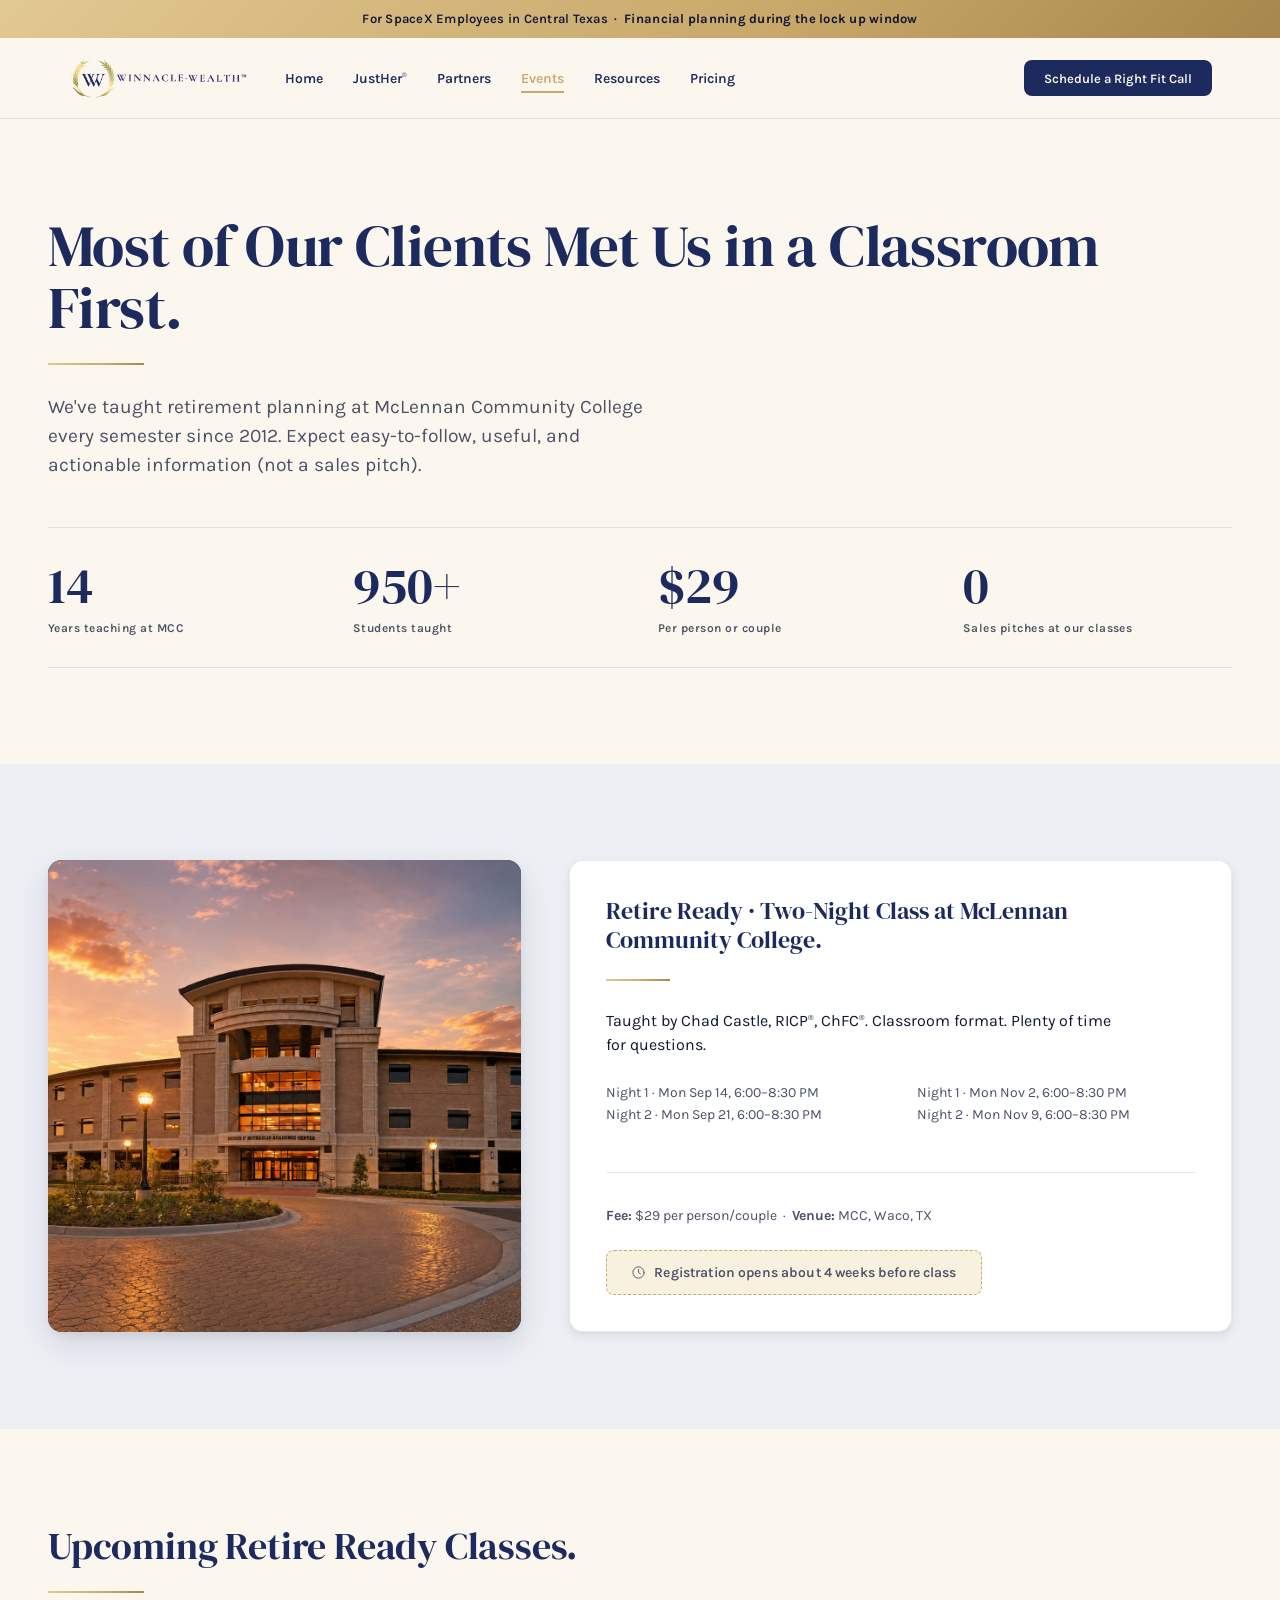
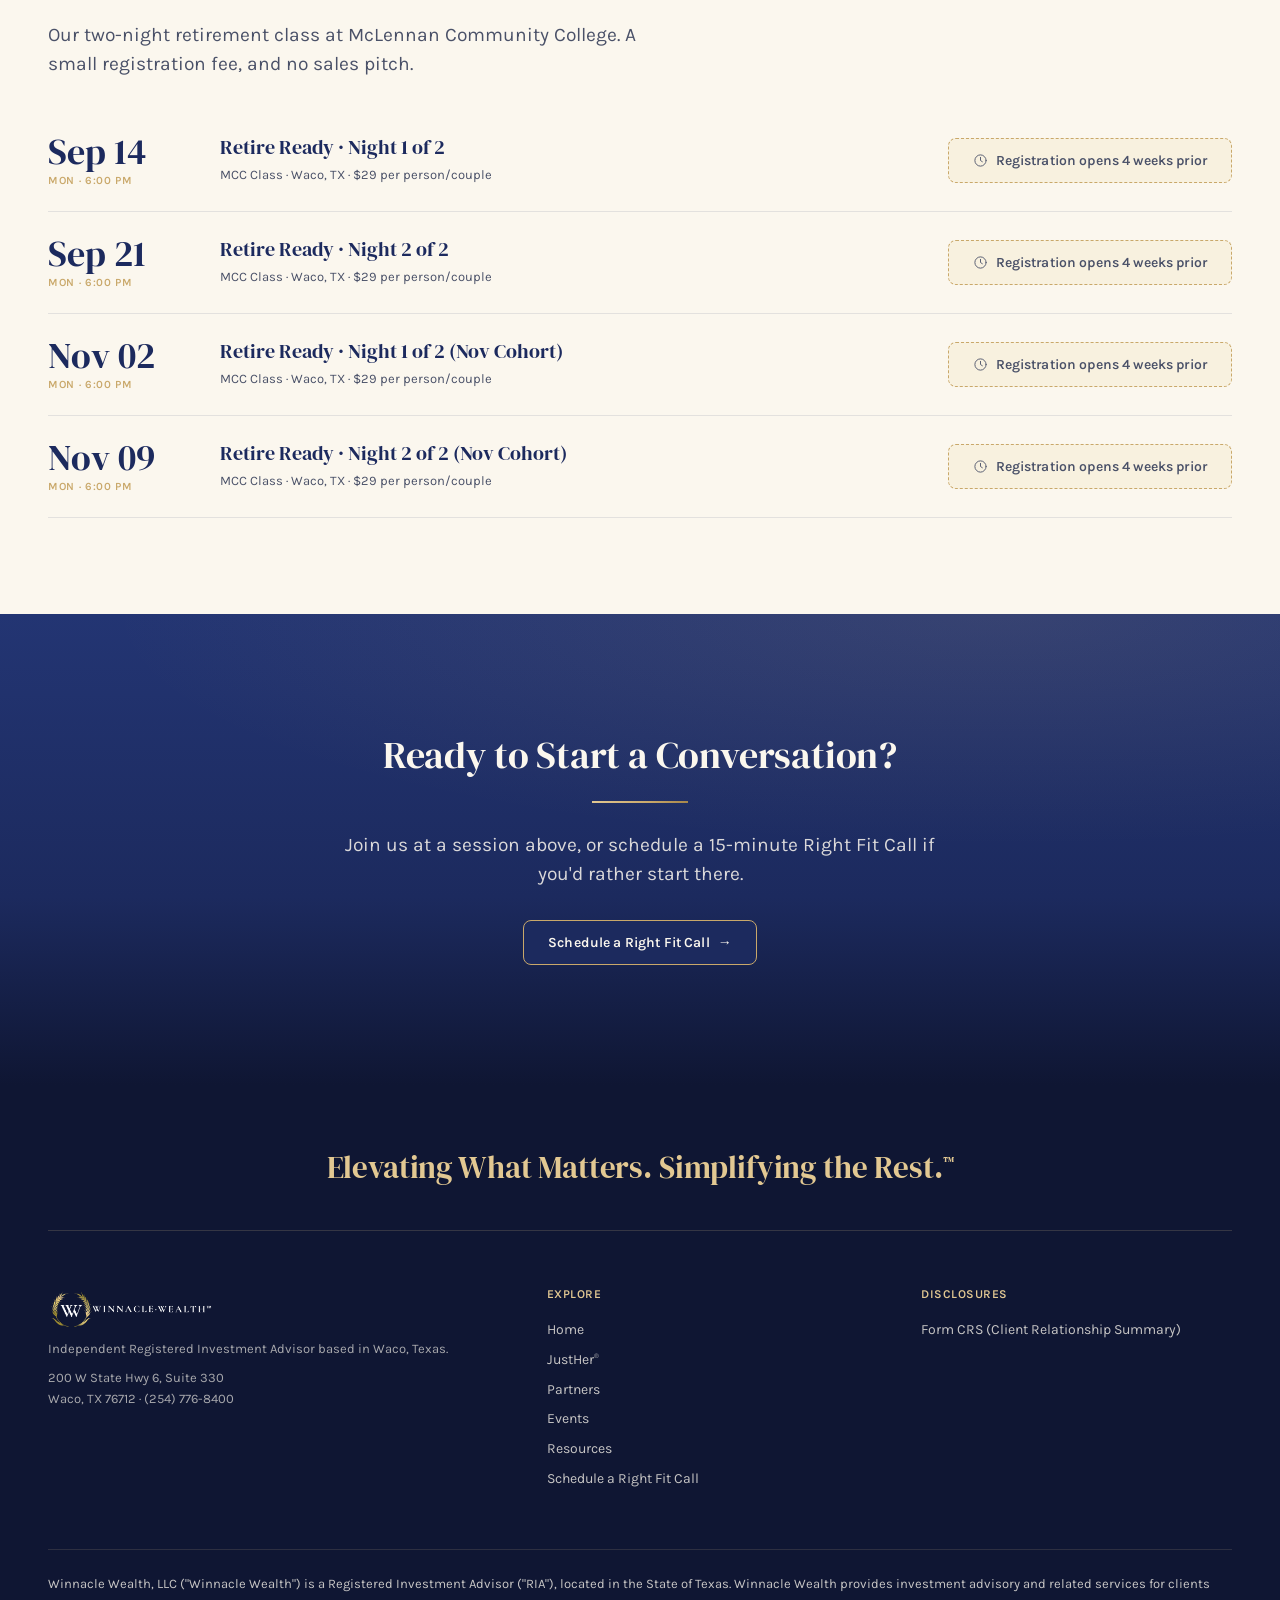
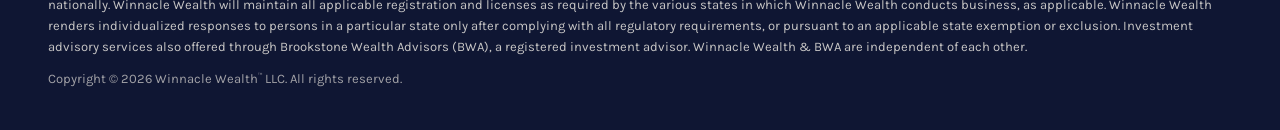
<file: events.html>
<!doctype html>
<html lang="en">
<head>
<!-- Google tag (gtag.js) -->
<script async src="https://www.googletagmanager.com/gtag/js?id=G-VHQDHW107R"></script>
<script>
  window.dataLayer = window.dataLayer || [];
  function gtag(){dataLayer.push(arguments);}
  gtag('js', new Date());

  gtag('config', 'G-VHQDHW107R');
</script>
<meta charset="utf-8" />
<meta name="viewport" content="width=device-width,initial-scale=1" />
<title>Events — Retire Ready Classes at MCC · Winnacle Wealth</title>
<meta name="description" content="We teach the Retire Ready two-night retirement class at McLennan Community College every semester. Most clients met us in a classroom first." />
<meta name="theme-color" content="#1C2A5E" />
<meta property="og:type" content="website" />
<meta property="og:title" content="Events — Retire Ready Classes at MCC · Winnacle Wealth" />
<meta property="og:description" content="We teach the Retire Ready two-night retirement class at McLennan Community College every semester. Most clients met us in a classroom first." />
<link rel="icon" type="image/png" href="assets/favicon.png" />
<link rel="apple-touch-icon" href="assets/apple-touch-icon.png" />
<link rel="preload" href="fonts/Karla-VariableFont_wght.ttf" as="font" type="font/ttf" crossorigin />
<link rel="preload" href="fonts/DMSerifDisplay-Regular.ttf" as="font" type="font/ttf" crossorigin />
<link rel="canonical" href="https://winnaclewealth.com/events" />
<meta property="og:url" content="https://winnaclewealth.com/events" />
<link rel="stylesheet" href="colors_and_type.css" />
<link rel="stylesheet" href="site.css" />
<script src="site.js" defer></script>
</head>
<body>
<svg class="ww-filter-defs" xmlns="http://www.w3.org/2000/svg" width="0" height="0" aria-hidden="true" focusable="false"><defs>
    
    <filter id="ww-duotone-navy" color-interpolation-filters="sRGB">
      <feColorMatrix type="matrix" values="&#xA;        0.299 0.587 0.114 0 0&#xA;        0.299 0.587 0.114 0 0&#xA;        0.299 0.587 0.114 0 0&#xA;        0     0     0     1 0"></feColorMatrix>
      <feComponentTransfer>
        <feFuncR type="table" tableValues="0.059 0.984"></feFuncR>
        <feFuncG type="table" tableValues="0.086 0.969"></feFuncG>
        <feFuncB type="table" tableValues="0.200 0.933"></feFuncB>
      </feComponentTransfer>
    </filter>
    
    <filter id="ww-duotone-navy-gold" color-interpolation-filters="sRGB">
      <feColorMatrix type="matrix" values="&#xA;        0.299 0.587 0.114 0 0&#xA;        0.299 0.587 0.114 0 0&#xA;        0.299 0.587 0.114 0 0&#xA;        0     0     0     1 0"></feColorMatrix>
      <feComponentTransfer>
        <feFuncR type="table" tableValues="0.059 0.788"></feFuncR>
        <feFuncG type="table" tableValues="0.086 0.659"></feFuncG>
        <feFuncB type="table" tableValues="0.200 0.416"></feFuncB>
      </feComponentTransfer>
    </filter>
  </defs></svg>
<a class="util-bar" href="spacex">For SpaceX Employees in Central Texas<span class="util-bar-sep"> &nbsp;·&nbsp; </span><b>Financial planning during the lock up window</b></a>
<nav class="topnav">
    <div class="inner">
      <a href="./"><img src="assets/logo-horz-navy-gold.png" alt="Winnacle Wealth" /></a>
      <ul>
        <li><a href="./">Home</a></li>
        <li><a href="justher">JustHer<sup class="tm">®</sup></a></li>
        <li><a href="partners">Partners</a></li>
        <li><a href="events" class="is-current">Events</a></li>
        <li><a href="resources">Resources</a></li>
        <li><a href="pricing">Pricing</a></li>
      </ul>
      <a href="right-fit" class="nav-cta">Schedule a Right Fit Call</a>
    </div>
  </nav>

  <!-- 01 Hero -->
  <section class="sec">
    <div class="wrap">
      <h1>Most of Our Clients Met Us in a Classroom First.</h1>
      <hr class="rule-gold" />
      <p class="lede">We've taught retirement planning at McLennan Community College every semester since 2012. Expect easy-to-follow, useful, and actionable information (not a sales pitch).</p>

      <div class="stats mt-48">
        <div class="stat"><div class="n">14</div><div class="l">Years teaching at MCC</div></div>
        <div class="stat"><div class="n">950+</div><div class="l">Students taught</div></div>
        <div class="stat"><div class="n">$29</div><div class="l">Per person or couple</div></div>
        <div class="stat"><div class="n">0</div><div class="l">Sales pitches at our classes</div></div>
      </div>
    </div>
  </section>

  <!-- 02 Featured event -->
  <section class="sec band-tint">
    <div class="wrap">
      <div class="cols-2 cols-2-flip">
        <div class="photo photo--full photo--fill">
          <img fetchpriority="high" src="assets/mcc-mac.jpg" alt="The Michaelis Academic Center at McLennan Community College at sunset" />
        </div>
        <div class="card" style="padding: 36px;">
          <h3>Retire Ready · Two-Night Class at McLennan Community College.</h3>
          <hr class="rule-gold rule-gold--sm" />
          <p>Taught by Chad Castle, RICP<sup class="tm">®</sup>, ChFC<sup class="tm">®</sup>. Classroom format. Plenty of time for questions.</p>

          <div class="cols-2 mt-24" style="gap: 32px;">
            <div>
              <p class="body-sm">Night 1 · Mon Sep 14, 6:00–8:30 PM<br />Night 2 · Mon Sep 21, 6:00–8:30 PM</p>
            </div>
            <div>
              <p class="body-sm">Night 1 · Mon Nov 2, 6:00–8:30 PM<br />Night 2 · Mon Nov 9, 6:00–8:30 PM</p>
            </div>
          </div>

          <hr class="rule-soft" />
          <div class="flex-between">
            <p class="body-sm" style="margin:0;"><strong>Fee:</strong> $29 per person/couple &nbsp;·&nbsp; <strong>Venue:</strong> MCC, Waco, TX</p>
            <span class="btn btn--soon" title="Registration opens about four weeks before each class."><svg class="clock" xmlns="http://www.w3.org/2000/svg" width="15" height="15" viewBox="0 0 24 24" fill="none" stroke="currentColor" stroke-width="1.6" stroke-linecap="round" stroke-linejoin="round" aria-hidden="true"><circle cx="12" cy="12" r="9"/><path d="M12 7v5l3 2"/></svg> Registration opens about 4 weeks before class</span>
          </div>
        </div>
      </div>
    </div>
  </section>

  <!-- 03 Upcoming -->
  <section class="sec">
    <div class="wrap">
      <h2>Upcoming Retire Ready Classes.</h2>
      <hr class="rule-gold" />
      <p class="lede">Our two-night retirement class at McLennan Community College. A small registration fee, and no sales pitch.</p>

      <div class="event-row mt-32">
        <div><span class="date">Sep 14</span><span class="month">Mon · 6:00 PM</span></div>
        <div><h3>Retire Ready · Night 1 of 2</h3><p class="meta-line">MCC Class · Waco, TX · $29 per person/couple</p></div>
        <div><span class="btn btn--soon" title="Registration opens about four weeks before each class."><svg class="clock" xmlns="http://www.w3.org/2000/svg" width="15" height="15" viewBox="0 0 24 24" fill="none" stroke="currentColor" stroke-width="1.6" stroke-linecap="round" stroke-linejoin="round" aria-hidden="true"><circle cx="12" cy="12" r="9"/><path d="M12 7v5l3 2"/></svg> Registration opens 4 weeks prior</span></div>
      </div>
      <div class="event-row">
        <div><span class="date">Sep 21</span><span class="month">Mon · 6:00 PM</span></div>
        <div><h3>Retire Ready · Night 2 of 2</h3><p class="meta-line">MCC Class · Waco, TX · $29 per person/couple</p></div>
        <div><span class="btn btn--soon" title="Registration opens about four weeks before each class."><svg class="clock" xmlns="http://www.w3.org/2000/svg" width="15" height="15" viewBox="0 0 24 24" fill="none" stroke="currentColor" stroke-width="1.6" stroke-linecap="round" stroke-linejoin="round" aria-hidden="true"><circle cx="12" cy="12" r="9"/><path d="M12 7v5l3 2"/></svg> Registration opens 4 weeks prior</span></div>
      </div>
      <div class="event-row">
        <div><span class="date">Nov 02</span><span class="month">Mon · 6:00 PM</span></div>
        <div><h3>Retire Ready · Night 1 of 2 (Nov Cohort)</h3><p class="meta-line">MCC Class · Waco, TX · $29 per person/couple</p></div>
        <div><span class="btn btn--soon" title="Registration opens about four weeks before each class."><svg class="clock" xmlns="http://www.w3.org/2000/svg" width="15" height="15" viewBox="0 0 24 24" fill="none" stroke="currentColor" stroke-width="1.6" stroke-linecap="round" stroke-linejoin="round" aria-hidden="true"><circle cx="12" cy="12" r="9"/><path d="M12 7v5l3 2"/></svg> Registration opens 4 weeks prior</span></div>
      </div>
      <div class="event-row">
        <div><span class="date">Nov 09</span><span class="month">Mon · 6:00 PM</span></div>
        <div><h3>Retire Ready · Night 2 of 2 (Nov Cohort)</h3><p class="meta-line">MCC Class · Waco, TX · $29 per person/couple</p></div>
        <div><span class="btn btn--soon" title="Registration opens about four weeks before each class."><svg class="clock" xmlns="http://www.w3.org/2000/svg" width="15" height="15" viewBox="0 0 24 24" fill="none" stroke="currentColor" stroke-width="1.6" stroke-linecap="round" stroke-linejoin="round" aria-hidden="true"><circle cx="12" cy="12" r="9"/><path d="M12 7v5l3 2"/></svg> Registration opens 4 weeks prior</span></div>
      </div>
    </div>
  </section>

  <!-- 04 CTA -->
  <section class="sec band-dark">
    <div class="wrap center" style="padding: 24px 0;">
      <h2>Ready to Start a Conversation?</h2>
      <hr class="rule-gold" style="margin-left: auto; margin-right: auto;" />
      <p class="lede" style="margin: 0 auto;">Join us at a session above, or schedule a 15-minute Right Fit Call if you'd rather start there.</p>
      <div class="mt-32"><a href="right-fit" class="btn btn--navy">Schedule a Right Fit Call <span class="arrow">→</span></a></div>
    </div>
  </section>


  <footer class="foot">
    <div class="foot-tagline">Elevating What Matters. Simplifying the Rest.<sup class="tm">™</sup></div>
    <div class="wrap">
      <div>
        <img loading="lazy" src="assets/logo-horz-white-gold.png" alt="Winnacle Wealth" />
        <p class="mt-16">Independent Registered Investment Advisor based in Waco, Texas.</p>
        <p>200 W State Hwy 6, Suite 330<br />Waco, TX 76712 · (254) 776-8400</p>
      </div>
      <div>
        <h5>Explore</h5>
        <ul>
          <li><a href="./">Home</a></li>
          <li><a href="justher">JustHer<sup class="tm">®</sup></a></li>
          <li><a href="partners">Partners</a></li>
          <li><a href="events">Events</a></li>
          <li><a href="resources">Resources</a></li>
          <li><a href="right-fit">Schedule a Right Fit Call</a></li>
        </ul>
      </div>
      <div>
        <h5>Disclosures</h5>
        <ul>
          <li><a href="https://reports.adviserinfo.sec.gov/crs/crs_317181.pdf" target="_blank" rel="noopener">Form CRS (Client Relationship Summary)</a></li>
        </ul>
      </div>
    </div>
    <div class="foot-bottom">
      <p style="color: rgba(251,247,238,0.78); margin-bottom: 12px;">Winnacle Wealth, LLC ("Winnacle Wealth") is a Registered Investment Advisor ("RIA"), located in the State of Texas. Winnacle Wealth provides investment advisory and related services for clients nationally. Winnacle Wealth will maintain all applicable registration and licenses as required by the various states in which Winnacle Wealth conducts business, as applicable. Winnacle Wealth renders individualized responses to persons in a particular state only after complying with all regulatory requirements, or pursuant to an applicable state exemption or exclusion. Investment advisory services also offered through Brookstone Wealth Advisors (BWA), a registered investment advisor. Winnacle Wealth &amp; BWA are independent of each other.</p>
      <p style="color: rgba(251,247,238,0.62);">Copyright © 2026 Winnacle Wealth<sup class="tm">™</sup> LLC. All rights reserved.</p>
    </div>
  </footer>
</body>
</html>
</file>
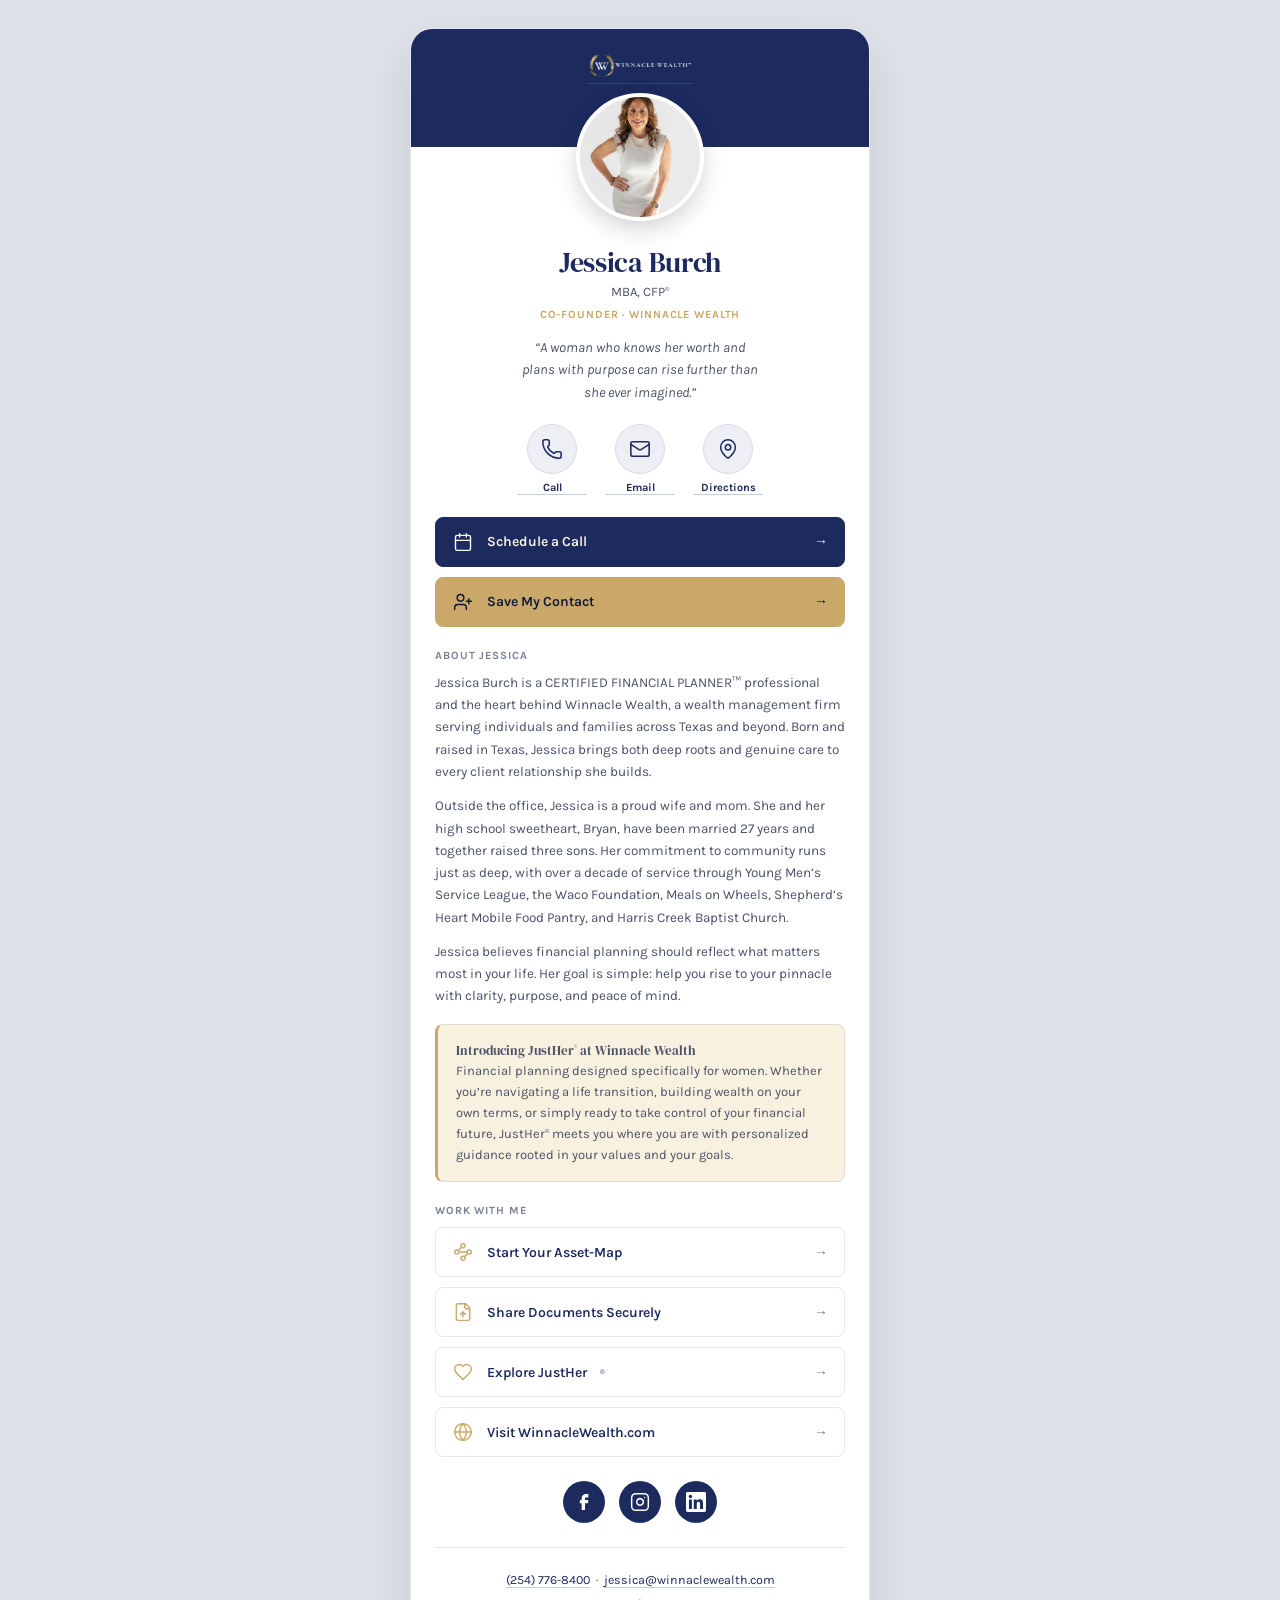
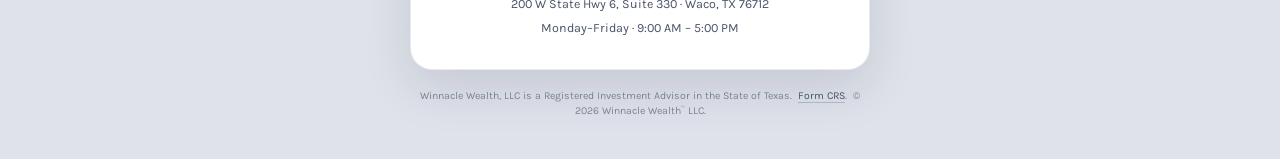
<file: jessica.html>
<!doctype html>
<html lang="en">
<head>
<!-- Google tag (gtag.js) -->
<script async src="https://www.googletagmanager.com/gtag/js?id=G-VHQDHW107R"></script>
<script>
  window.dataLayer = window.dataLayer || [];
  function gtag(){dataLayer.push(arguments);}
  gtag('js', new Date());

  gtag('config', 'G-VHQDHW107R');
</script>
<meta charset="utf-8" />
<meta name="viewport" content="width=device-width,initial-scale=1" />
<title>Jessica Burch, MBA, CFP® — Winnacle Wealth</title>
<meta name="description" content="Connect with Jessica Burch, MBA, CFP®, Co-Founder of Winnacle Wealth in Waco, Texas. Schedule a call, save her contact, and start your plan." />
<meta name="theme-color" content="#1C2A5E" />
<meta name="robots" content="noindex" />
<meta property="og:type" content="profile" />
<meta property="og:title" content="Jessica Burch, MBA, CFP® — Winnacle Wealth" />
<meta property="og:description" content="Connect with Jessica Burch, MBA, CFP®, Co-Founder of Winnacle Wealth." />
<meta property="og:image" content="assets/photo-jessica-white-studio.jpg" />
<link rel="icon" type="image/png" href="assets/favicon.png" />
<link rel="apple-touch-icon" href="assets/apple-touch-icon.png" />
<link rel="preload" href="fonts/Karla-VariableFont_wght.ttf" as="font" type="font/ttf" crossorigin />
<link rel="preload" href="fonts/DMSerifDisplay-Regular.ttf" as="font" type="font/ttf" crossorigin />
<link rel="stylesheet" href="colors_and_type.css" />
<link rel="stylesheet" href="site.css" />
</head>
<body class="vcard-page">

  <div class="vcard">
    <div class="vcard-top">
      <a href="./" aria-label="Winnacle Wealth home"><img class="logo" src="assets/logo-horz-white-gold.png" alt="Winnacle Wealth" /></a>
    </div>

    <div class="vcard-photo">
      <img src="assets/photo-jessica-white-studio.jpg" alt="Jessica Burch, MBA, CFP®" />
    </div>

    <div class="vcard-body">
      <h1 class="vcard-name">Jessica Burch</h1>
      <p class="vcard-creds">MBA, CFP<sup class="tm">®</sup></p>
      <p class="vcard-role">Co-Founder · Winnacle Wealth</p>

      <p class="vcard-tagline">&ldquo;A woman who knows her worth and plans with purpose can rise further than she ever imagined.&rdquo;</p>

      <!-- Quick actions -->
      <div class="vcard-quick">
        <a href="tel:+12547768400">
          <span class="ic"><svg xmlns="http://www.w3.org/2000/svg" width="22" height="22" viewBox="0 0 24 24" fill="none" stroke="currentColor" stroke-width="1.7" stroke-linecap="round" stroke-linejoin="round" aria-hidden="true"><path d="M13.832 16.568a1 1 0 0 0 1.213-.303l.355-.465A2 2 0 0 1 17 15h3a2 2 0 0 1 2 2v3a2 2 0 0 1-2 2A18 18 0 0 1 2 4a2 2 0 0 1 2-2h3a2 2 0 0 1 2 2v3a2 2 0 0 1-.8 1.6l-.468.351a1 1 0 0 0-.292 1.233 14 14 0 0 0 6.392 6.384"/></svg></span>
          Call
        </a>
        <a href="mailto:jessica@winnaclewealth.com">
          <span class="ic"><svg xmlns="http://www.w3.org/2000/svg" width="22" height="22" viewBox="0 0 24 24" fill="none" stroke="currentColor" stroke-width="1.7" stroke-linecap="round" stroke-linejoin="round" aria-hidden="true"><rect width="20" height="16" x="2" y="4" rx="2"/><path d="m22 7-8.97 5.7a1.94 1.94 0 0 1-2.06 0L2 7"/></svg></span>
          Email
        </a>
        <a href="https://www.google.com/maps/search/?api=1&amp;query=200+W+State+Hwy+6+Suite+330+Waco+TX+76712" target="_blank" rel="noopener">
          <span class="ic"><svg xmlns="http://www.w3.org/2000/svg" width="22" height="22" viewBox="0 0 24 24" fill="none" stroke="currentColor" stroke-width="1.7" stroke-linecap="round" stroke-linejoin="round" aria-hidden="true"><path d="M20 10c0 4.993-5.539 10.193-7.399 11.799a1 1 0 0 1-1.202 0C9.539 20.193 4 14.993 4 10a8 8 0 0 1 16 0"/><circle cx="12" cy="10" r="3"/></svg></span>
          Directions
        </a>
      </div>

      <!-- Primary links -->
      <div class="vcard-links">
        <a class="vcard-link vcard-link--primary" href="https://calendly.com/jessicaburch" target="_blank" rel="noopener">
          <span class="ic"><svg xmlns="http://www.w3.org/2000/svg" width="20" height="20" viewBox="0 0 24 24" fill="none" stroke="currentColor" stroke-width="1.7" stroke-linecap="round" stroke-linejoin="round" aria-hidden="true"><path d="M8 2v4"/><path d="M16 2v4"/><rect width="18" height="18" x="3" y="4" rx="2"/><path d="M3 10h18"/></svg></span>
          Schedule a Call
          <span class="arrow">→</span>
        </a>
        <a class="vcard-link vcard-link--gold" href="jessica.vcf" download>
          <span class="ic"><svg xmlns="http://www.w3.org/2000/svg" width="20" height="20" viewBox="0 0 24 24" fill="none" stroke="currentColor" stroke-width="1.7" stroke-linecap="round" stroke-linejoin="round" aria-hidden="true"><path d="M16 21v-2a4 4 0 0 0-4-4H6a4 4 0 0 0-4 4v2"/><circle cx="9" cy="7" r="4"/><line x1="19" x2="19" y1="8" y2="14"/><line x1="22" x2="16" y1="11" y2="11"/></svg></span>
          Save My Contact
          <span class="arrow">→</span>
        </a>
      </div>

      <p class="vcard-section-label">About Jessica</p>
      <div class="vcard-bio">
        <p>Jessica Burch is a CERTIFIED FINANCIAL PLANNER&trade; professional and the heart behind Winnacle Wealth, a wealth management firm serving individuals and families across Texas and beyond. Born and raised in Texas, Jessica brings both deep roots and genuine care to every client relationship she builds.</p>
        <p>Outside the office, Jessica is a proud wife and mom. She and her high school sweetheart, Bryan, have been married 27 years and together raised three sons. Her commitment to community runs just as deep, with over a decade of service through Young Men&rsquo;s Service League, the Waco Foundation, Meals on Wheels, Shepherd&rsquo;s Heart Mobile Food Pantry, and Harris Creek Baptist Church.</p>
        <p>Jessica believes financial planning should reflect what matters most in your life. Her goal is simple: help you rise to your pinnacle with clarity, purpose, and peace of mind.</p>
      </div>

      <div class="vcard-callout">
        <p class="vcard-callout-title">Introducing JustHer<sup class="tm">®</sup> at Winnacle Wealth</p>
        <p>Financial planning designed specifically for women. Whether you&rsquo;re navigating a life transition, building wealth on your own terms, or simply ready to take control of your financial future, JustHer<sup class="tm">®</sup> meets you where you are with personalized guidance rooted in your values and your goals.</p>
      </div>

      <p class="vcard-section-label">Work With Me</p>
      <div class="vcard-links">
        <a class="vcard-link" href="https://app.asset-map.com/i/djWAvza7" target="_blank" rel="noopener">
          <span class="ic"><svg xmlns="http://www.w3.org/2000/svg" width="20" height="20" viewBox="0 0 24 24" fill="none" stroke="currentColor" stroke-width="1.7" stroke-linecap="round" stroke-linejoin="round" aria-hidden="true"><circle cx="12" cy="4.5" r="2.5"/><path d="m10.2 6.3-3.9 3.9"/><circle cx="4.5" cy="12" r="2.5"/><path d="M7 12h10"/><circle cx="19.5" cy="12" r="2.5"/><path d="m13.8 17.7 3.9-3.9"/><circle cx="12" cy="19.5" r="2.5"/></svg></span>
          Start Your Asset-Map
          <span class="arrow">→</span>
        </a>
        <a class="vcard-link" href="https://winnaclewealth.app.box.com/f/afe18dc6e31a4c02a6e3715c359e6928" target="_blank" rel="noopener">
          <span class="ic"><svg xmlns="http://www.w3.org/2000/svg" width="20" height="20" viewBox="0 0 24 24" fill="none" stroke="currentColor" stroke-width="1.7" stroke-linecap="round" stroke-linejoin="round" aria-hidden="true"><path d="M14 2v4a2 2 0 0 0 2 2h4"/><path d="M15 2H6a2 2 0 0 0-2 2v16a2 2 0 0 0 2 2h12a2 2 0 0 0 2-2V7z"/><path d="M12 12v6"/><path d="m9 15 3-3 3 3"/></svg></span>
          Share Documents Securely
          <span class="arrow">→</span>
        </a>
        <a class="vcard-link" href="justher">
          <span class="ic"><svg xmlns="http://www.w3.org/2000/svg" width="20" height="20" viewBox="0 0 24 24" fill="none" stroke="currentColor" stroke-width="1.7" stroke-linecap="round" stroke-linejoin="round" aria-hidden="true"><path d="M19 14c1.49-1.46 3-3.21 3-5.5A5.5 5.5 0 0 0 16.5 3c-1.76 0-3 .5-4.5 2-1.5-1.5-2.74-2-4.5-2A5.5 5.5 0 0 0 2 8.5c0 2.3 1.5 4.05 3 5.5l7 7Z"/></svg></span>
          Explore JustHer<sup class="tm">®</sup>
          <span class="arrow">→</span>
        </a>
        <a class="vcard-link" href="./">
          <span class="ic"><svg xmlns="http://www.w3.org/2000/svg" width="20" height="20" viewBox="0 0 24 24" fill="none" stroke="currentColor" stroke-width="1.7" stroke-linecap="round" stroke-linejoin="round" aria-hidden="true"><circle cx="12" cy="12" r="10"/><path d="M12 2a14.5 14.5 0 0 0 0 20 14.5 14.5 0 0 0 0-20"/><path d="M2 12h20"/></svg></span>
          Visit WinnacleWealth.com
          <span class="arrow">→</span>
        </a>
      </div>

      <!-- Social -->
      <div class="vcard-social">
        <a href="https://www.facebook.com/people/Winnacle-Wealth/61567552600167/" target="_blank" rel="noopener" aria-label="Facebook"><svg xmlns="http://www.w3.org/2000/svg" width="20" height="20" viewBox="0 0 24 24" fill="currentColor" aria-hidden="true"><path d="M9.198 21.5h4v-8.01h3.604l.396-3.98h-4V7.5a1 1 0 0 1 1-1h3v-4h-3a5 5 0 0 0-5 5v2.01h-2l-.396 3.98h2.396z"/></svg></a>
        <a href="https://www.instagram.com/winnacle_wealth/" target="_blank" rel="noopener" aria-label="Instagram"><svg xmlns="http://www.w3.org/2000/svg" width="20" height="20" viewBox="0 0 24 24" fill="none" stroke="currentColor" stroke-width="1.8" stroke-linecap="round" stroke-linejoin="round" aria-hidden="true"><rect width="20" height="20" x="2" y="2" rx="5" ry="5"/><path d="M16 11.37A4 4 0 1 1 12.63 8 4 4 0 0 1 16 11.37z"/><line x1="17.5" x2="17.51" y1="6.5" y2="6.5"/></svg></a>
        <a href="https://www.linkedin.com/in/jessica-burch-mba-cfp%C2%AE-0389046b" target="_blank" rel="noopener" aria-label="LinkedIn"><svg xmlns="http://www.w3.org/2000/svg" width="20" height="20" viewBox="0 0 24 24" fill="currentColor" aria-hidden="true"><path d="M20.45 20.45h-3.56v-5.57c0-1.33-.02-3.04-1.85-3.04-1.85 0-2.13 1.45-2.13 2.94v5.67H9.35V9h3.41v1.56h.05c.48-.9 1.64-1.85 3.37-1.85 3.6 0 4.27 2.37 4.27 5.46zM5.34 7.43a2.06 2.06 0 1 1 0-4.13 2.06 2.06 0 0 1 0 4.13zM7.12 20.45H3.56V9h3.56zM22.22 0H1.77C.8 0 0 .78 0 1.74v20.52C0 23.22.8 24 1.77 24h20.45c.98 0 1.78-.78 1.78-1.74V1.74C24 .78 23.2 0 22.22 0z"/></svg></a>
      </div>

      <!-- Footer details -->
      <div class="vcard-foot">
        <p><a href="tel:+12547768400">(254) 776-8400</a> &nbsp;·&nbsp; <a href="mailto:jessica@winnaclewealth.com">jessica@winnaclewealth.com</a></p>
        <p>200 W State Hwy 6, Suite 330 · Waco, TX 76712</p>
        <p>Monday–Friday · 9:00 AM – 5:00 PM</p>
      </div>
    </div>
  </div>

  <div class="vcard-disc">
    <p>Winnacle Wealth, LLC is a Registered Investment Advisor in the State of Texas. &nbsp;<a href="https://reports.adviserinfo.sec.gov/crs/crs_317181.pdf" target="_blank" rel="noopener">Form CRS</a>. &nbsp;© 2026 Winnacle Wealth<sup class="tm">™</sup> LLC.</p>
  </div>

</body>
</html>
</file>
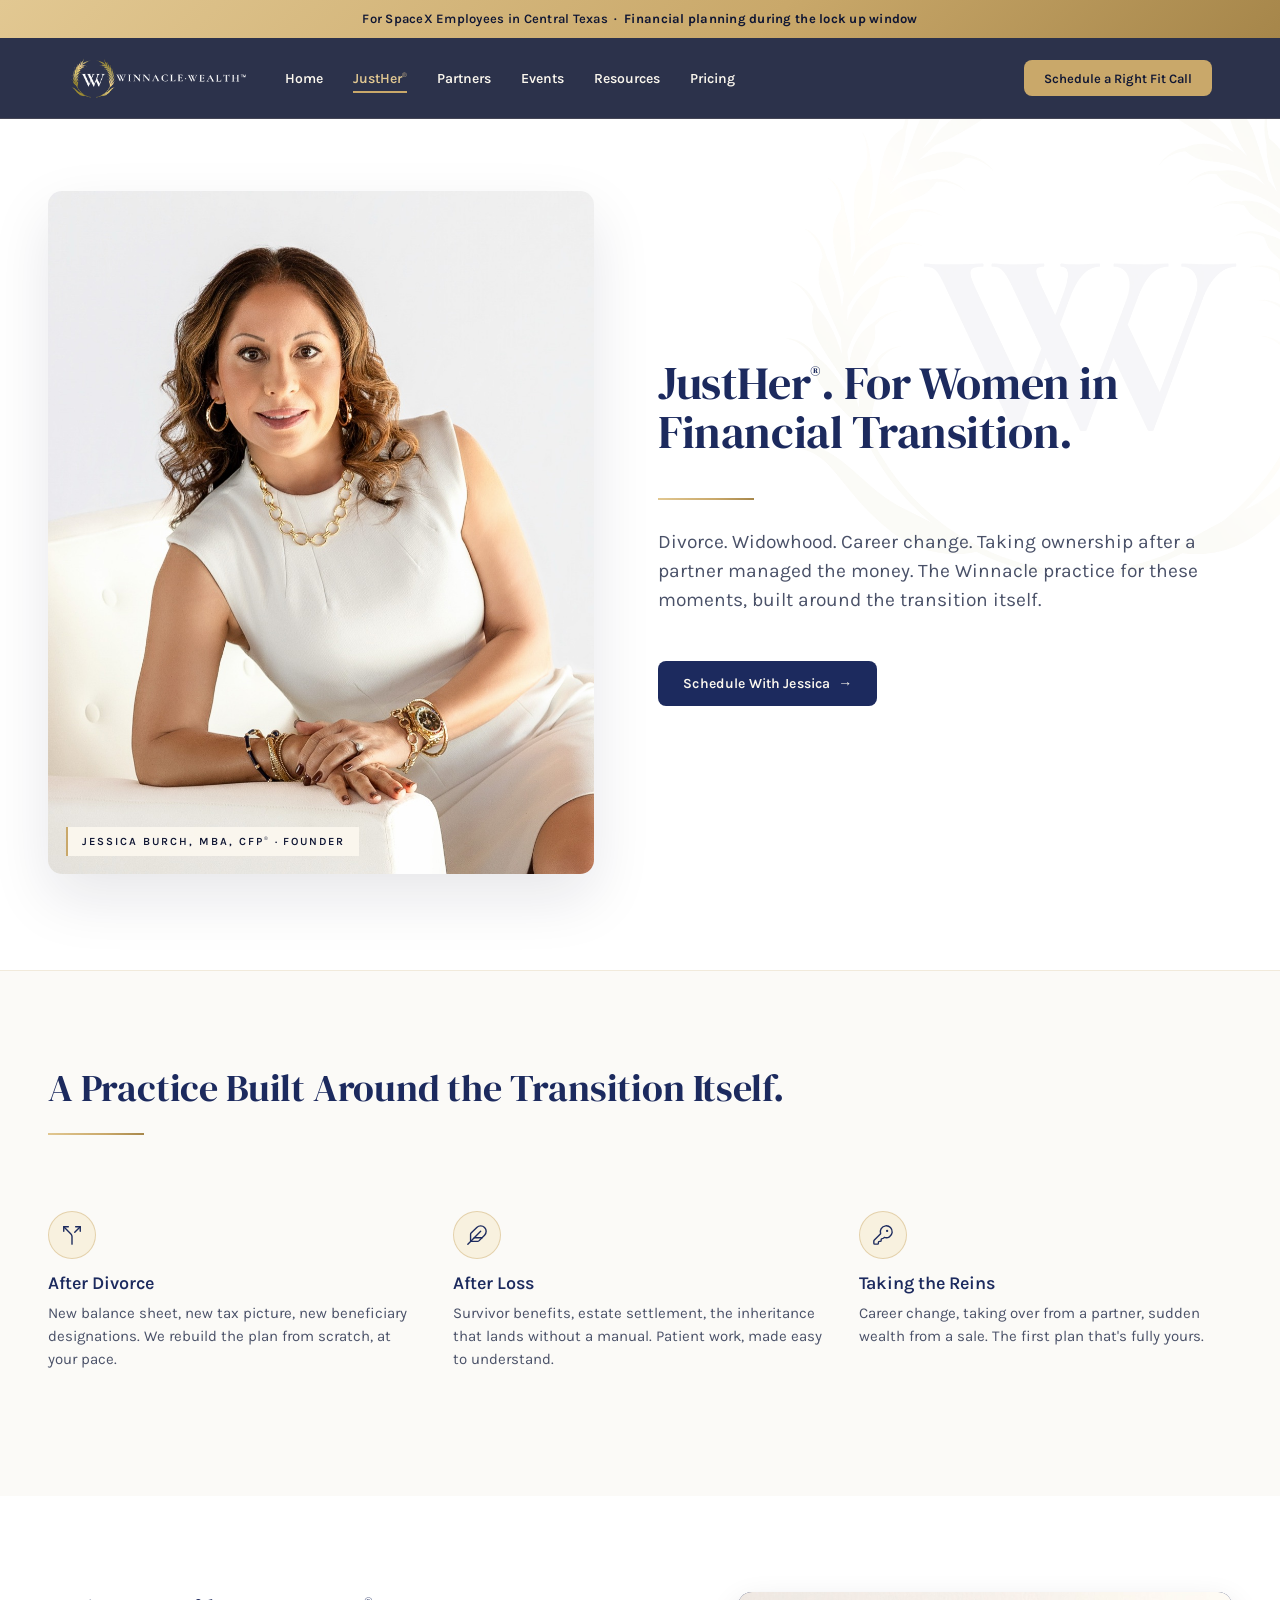
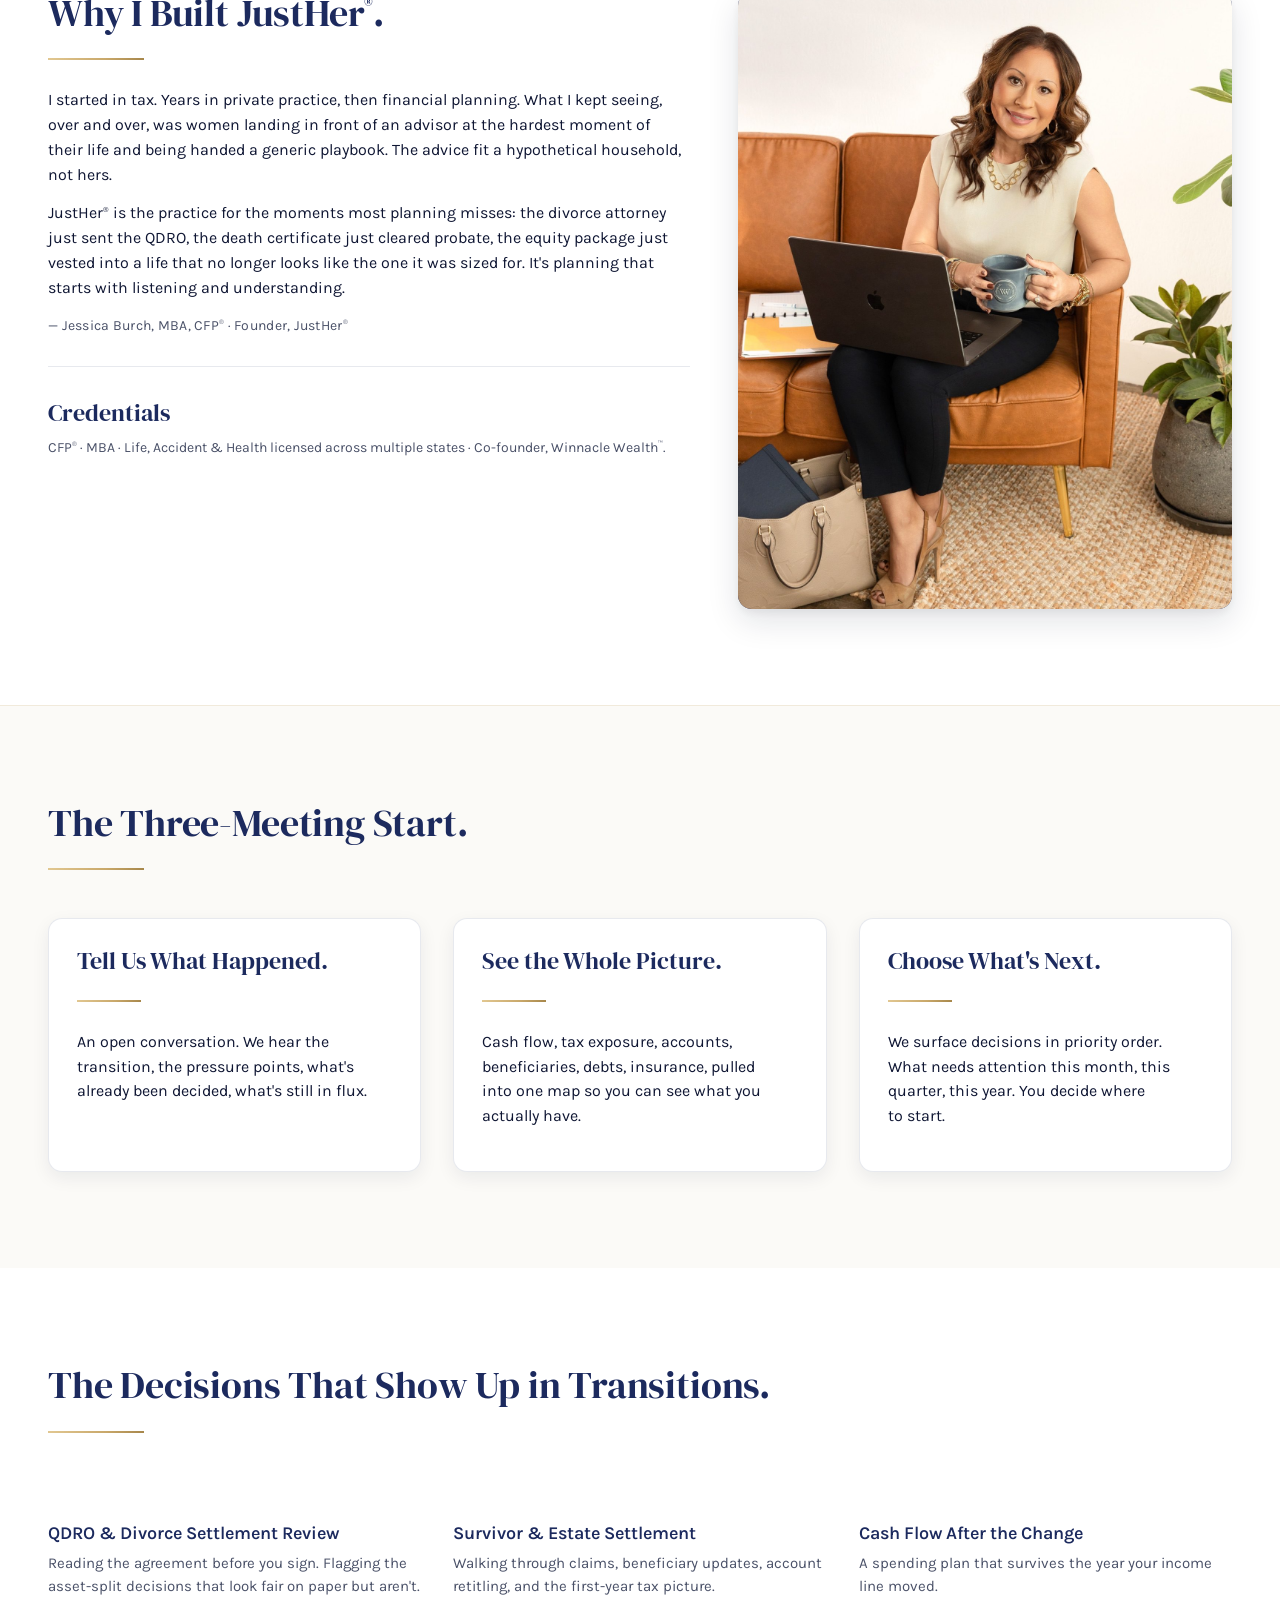
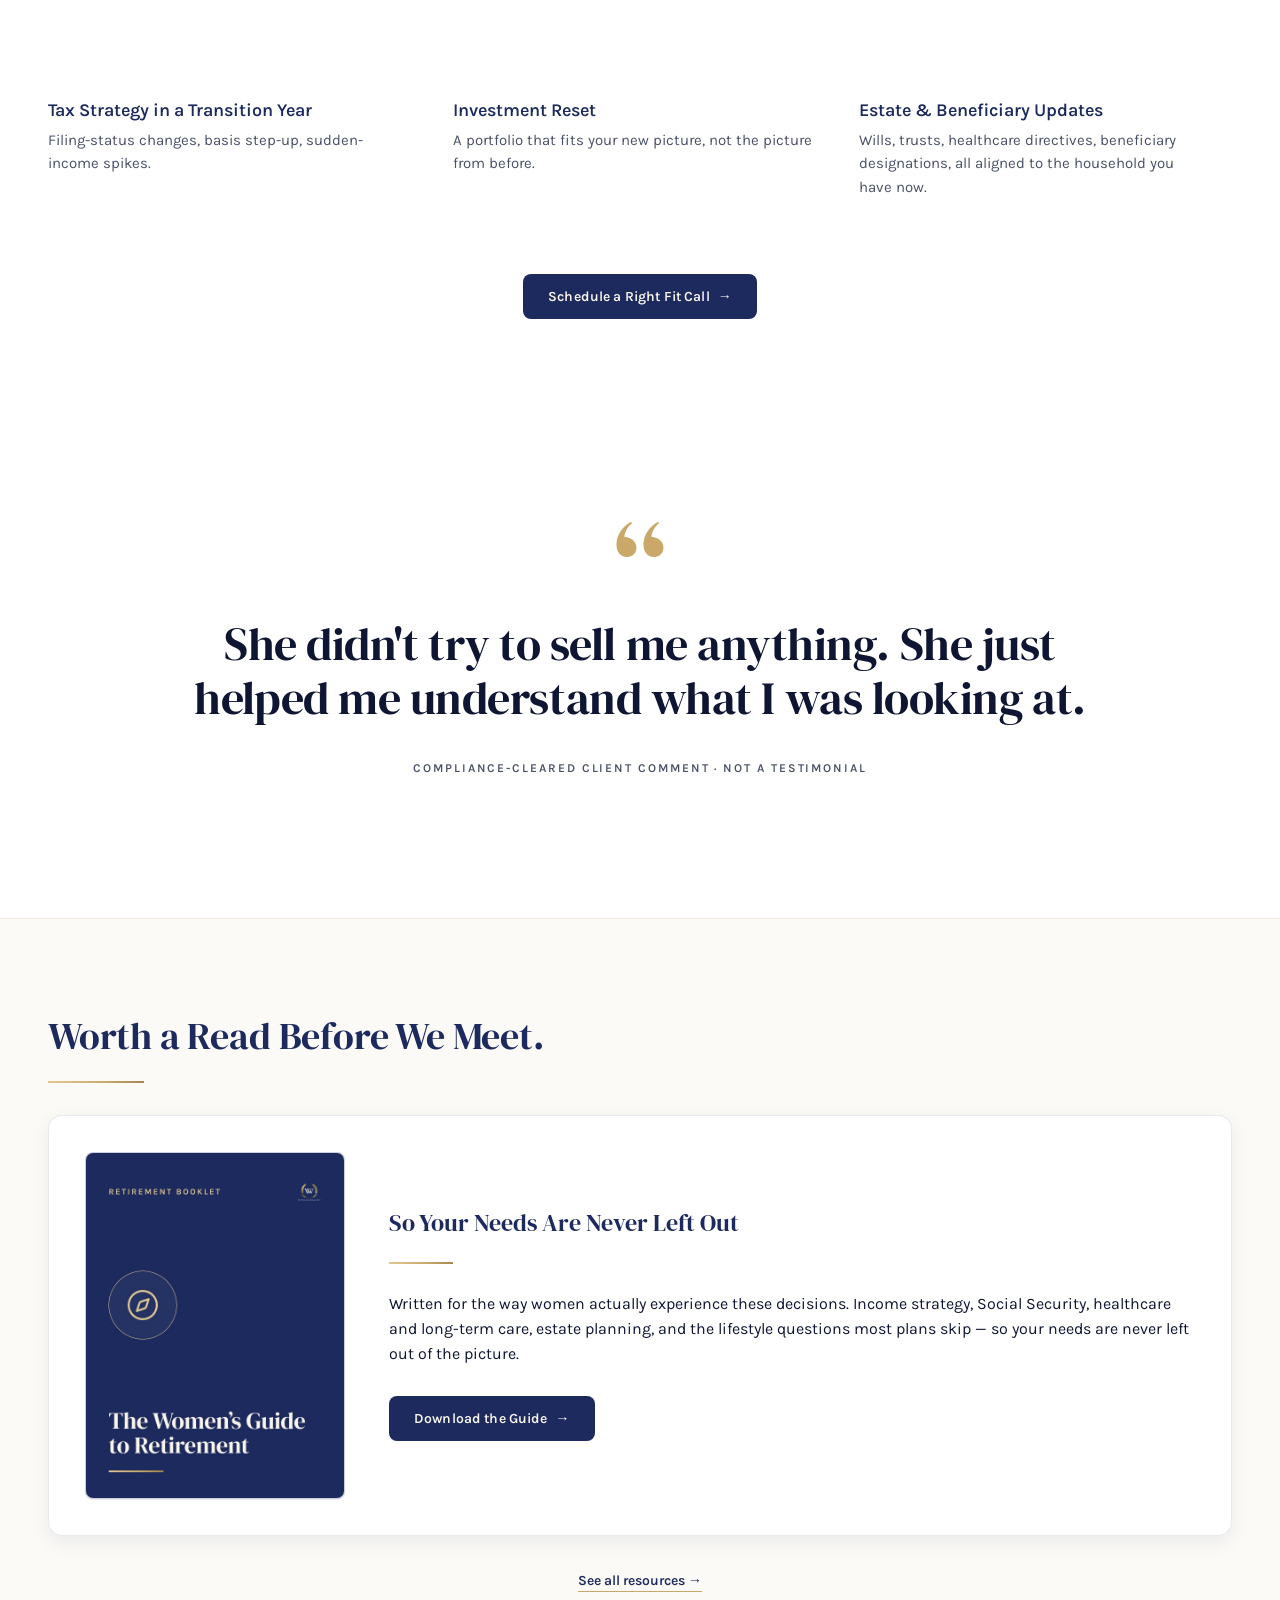
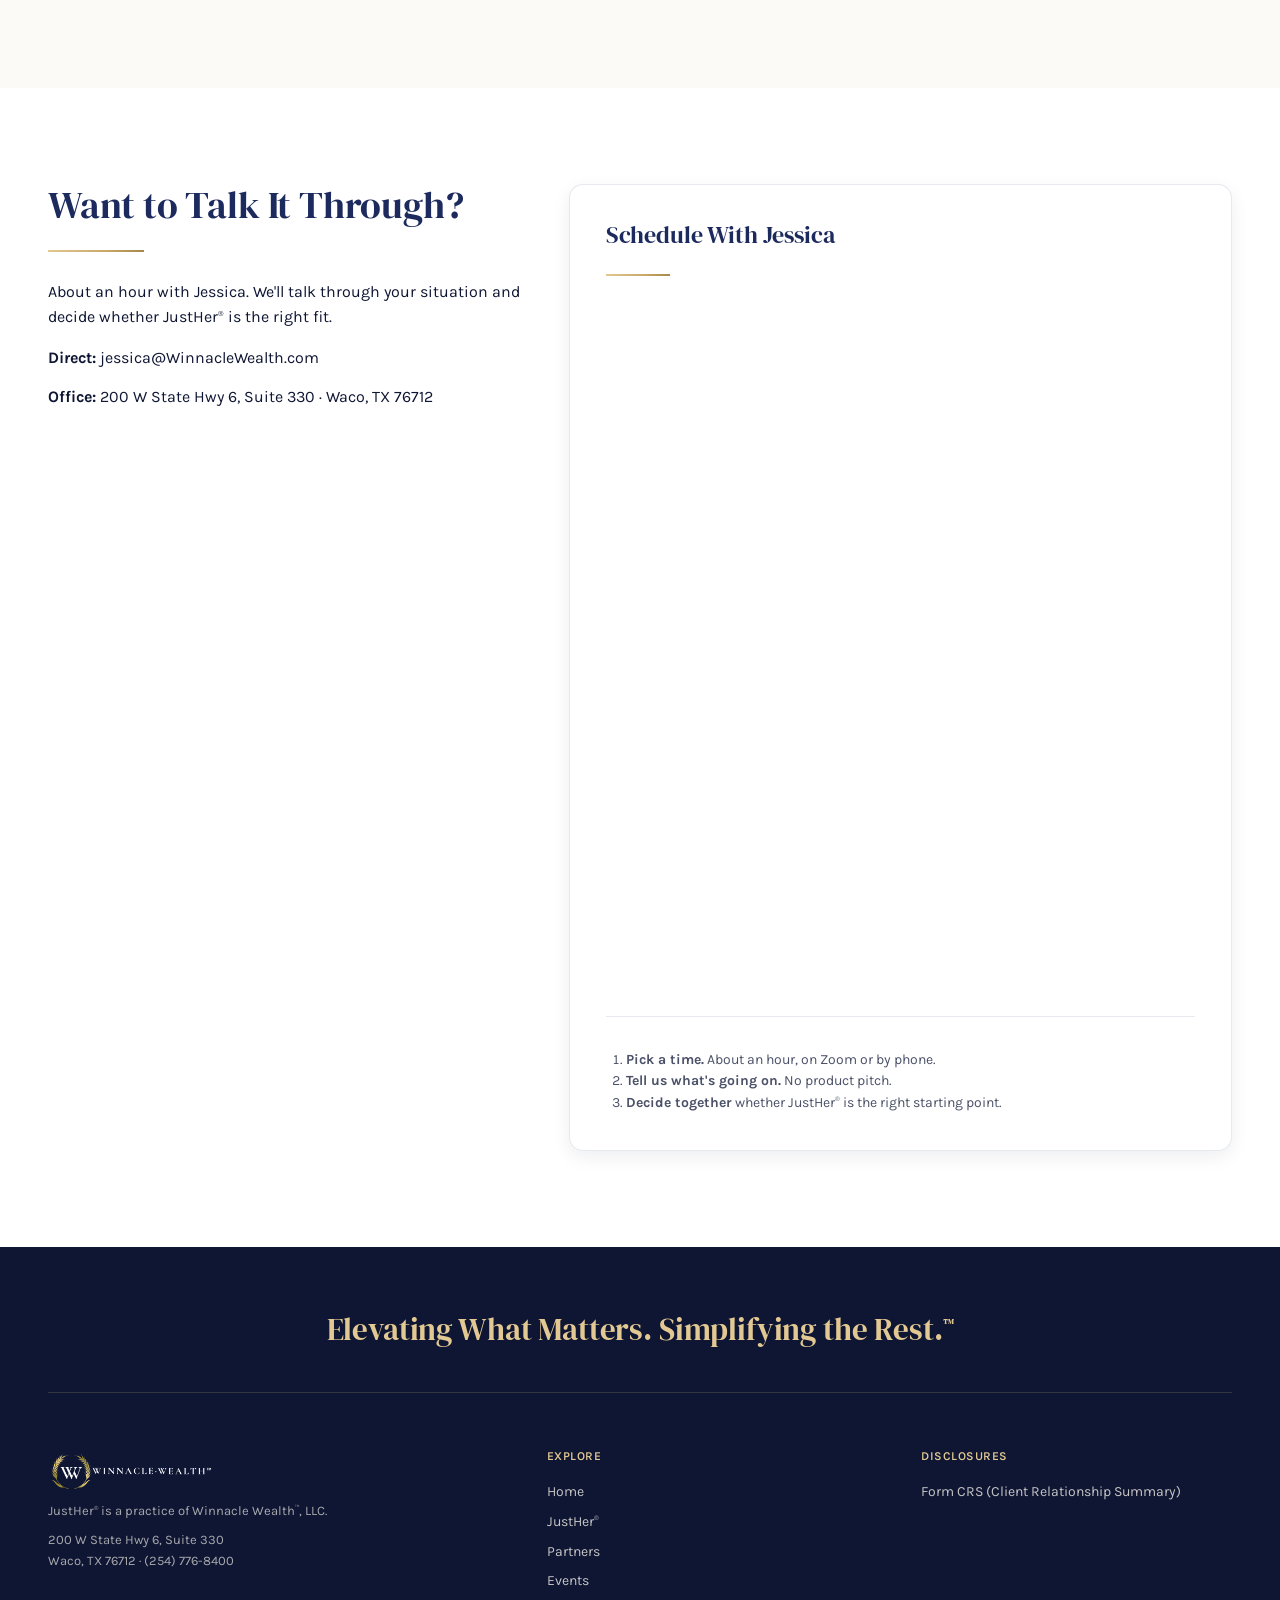
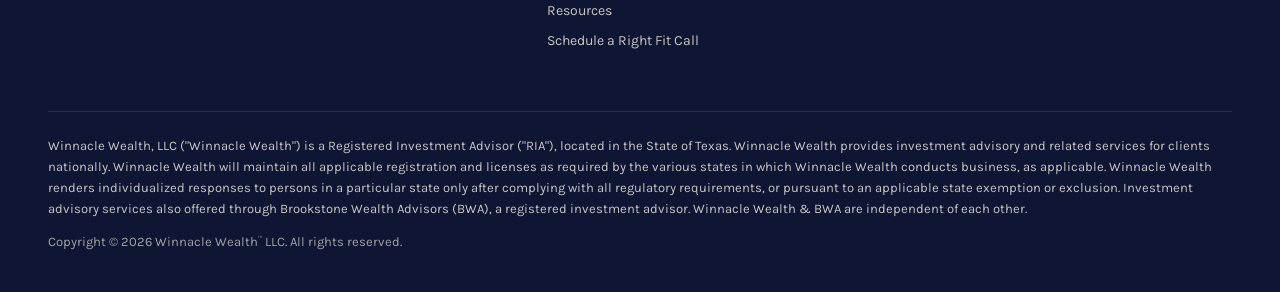
<file: justher.html>
<!doctype html>
<html lang="en">
<head>
<!-- Google tag (gtag.js) -->
<script async src="https://www.googletagmanager.com/gtag/js?id=G-VHQDHW107R"></script>
<script>
  window.dataLayer = window.dataLayer || [];
  function gtag(){dataLayer.push(arguments);}
  gtag('js', new Date());

  gtag('config', 'G-VHQDHW107R');
</script>
<meta charset="utf-8" />
<meta name="viewport" content="width=device-width,initial-scale=1" />
<title>JustHer® — For Women in Financial Transition · Winnacle Wealth</title>
<meta name="description" content="JustHer®, a practice of Winnacle Wealth, is financial planning built around the transition itself — divorce, widowhood, career change." />
<meta name="theme-color" content="#1C2A5E" />
<meta property="og:type" content="website" />
<meta property="og:title" content="JustHer® — For Women in Financial Transition · Winnacle Wealth" />
<meta property="og:description" content="JustHer®, a practice of Winnacle Wealth, is financial planning built around the transition itself — divorce, widowhood, career change." />
<link rel="icon" type="image/png" href="assets/favicon.png" />
<link rel="apple-touch-icon" href="assets/apple-touch-icon.png" />
<link rel="preload" href="fonts/Karla-VariableFont_wght.ttf" as="font" type="font/ttf" crossorigin />
<link rel="preload" href="fonts/DMSerifDisplay-Regular.ttf" as="font" type="font/ttf" crossorigin />
<link rel="canonical" href="https://winnaclewealth.com/justher" />
<meta property="og:url" content="https://winnaclewealth.com/justher" />
<link rel="stylesheet" href="colors_and_type.css" />
<link rel="stylesheet" href="site.css" />
<script src="site.js" defer></script>
</head>
<body class="page--dark page--justher">
<svg class="ww-filter-defs" xmlns="http://www.w3.org/2000/svg" width="0" height="0" aria-hidden="true" focusable="false"><defs>
    
    <filter id="ww-duotone-navy" color-interpolation-filters="sRGB">
      <feColorMatrix type="matrix" values="&#xA;        0.299 0.587 0.114 0 0&#xA;        0.299 0.587 0.114 0 0&#xA;        0.299 0.587 0.114 0 0&#xA;        0     0     0     1 0"></feColorMatrix>
      <feComponentTransfer>
        <feFuncR type="table" tableValues="0.059 0.984"></feFuncR>
        <feFuncG type="table" tableValues="0.086 0.969"></feFuncG>
        <feFuncB type="table" tableValues="0.200 0.933"></feFuncB>
      </feComponentTransfer>
    </filter>
    
    <filter id="ww-duotone-navy-gold" color-interpolation-filters="sRGB">
      <feColorMatrix type="matrix" values="&#xA;        0.299 0.587 0.114 0 0&#xA;        0.299 0.587 0.114 0 0&#xA;        0.299 0.587 0.114 0 0&#xA;        0     0     0     1 0"></feColorMatrix>
      <feComponentTransfer>
        <feFuncR type="table" tableValues="0.059 0.788"></feFuncR>
        <feFuncG type="table" tableValues="0.086 0.659"></feFuncG>
        <feFuncB type="table" tableValues="0.200 0.416"></feFuncB>
      </feComponentTransfer>
    </filter>
  </defs></svg>
<a class="util-bar" href="spacex">For SpaceX Employees in Central Texas<span class="util-bar-sep"> &nbsp;·&nbsp; </span><b>Financial planning during the lock up window</b></a>
<nav class="topnav">
    <div class="inner">
      <a href="./"><img src="assets/logo-horz-white-gold.png" alt="Winnacle Wealth" /></a>
      <ul>
        <li><a href="./">Home</a></li>
        <li><a href="justher" class="is-current">JustHer<sup class="tm">®</sup></a></li>
        <li><a href="partners">Partners</a></li>
        <li><a href="events">Events</a></li>
        <li><a href="resources">Resources</a></li>
        <li><a href="pricing">Pricing</a></li>
      </ul>
      <a href="right-fit" class="nav-cta">Schedule a Right Fit Call</a>
    </div>
  </nav>

  <!-- 01 Hero — white-studio JustHer signature -->
  <header class="hero-split hero-split--justher">
    <div class="crest-watermark"><img fetchpriority="high" src="assets/crest-navy-gold.webp" alt="" /></div>
    <div class="hero-split-inner">
      <div class="hero-split-photo">
        <img loading="lazy" src="assets/photo-jessica-white-dress.jpg" alt="Jessica Burch, CFP" />
        <div class="photo-stamp">Jessica Burch, MBA, CFP<sup class="tm">®</sup> · Founder</div>
      </div>
      <div class="hero-split-copy">
        <h1 class="h1-sm">JustHer<sup class="tm">®</sup>. For Women in Financial Transition.</h1>
        <hr class="rule-gold" />
        <p class="lede">Divorce. Widowhood. Career change. Taking ownership after a partner managed the money. The Winnacle practice for these moments, built around the transition itself.</p>
        <div class="hero-actions">
          <a href="#schedule" class="btn btn--navy">Schedule With Jessica <span class="arrow">→</span></a>
        </div>
      </div>
    </div>
  </header>

  <!-- 02 Who it's for -->
  <section class="sec band-tint">
    <div class="wrap">
      <h2>A Practice Built Around the Transition Itself.</h2>
      <hr class="rule-gold" />

      <div class="cols-3 mt-48">
        <div class="tile">
          <div class="icon-circle"><svg xmlns="http://www.w3.org/2000/svg" width="24" height="24" viewBox="0 0 24 24" fill="none" stroke="currentColor" stroke-width="1.5" stroke-linecap="round" stroke-linejoin="round" aria-hidden="true"><path d="M16 3h5v5" /> <path d="M8 3H3v5" /> <path d="M12 22v-8.3a4 4 0 0 0-1.172-2.872L3 3" /> <path d="m15 9 6-6" /></svg></div>
          <h4>After Divorce</h4>
          <p>New balance sheet, new tax picture, new beneficiary designations. We rebuild the plan from scratch, at your pace.</p>
        </div>
        <div class="tile">
          <div class="icon-circle"><svg xmlns="http://www.w3.org/2000/svg" width="24" height="24" viewBox="0 0 24 24" fill="none" stroke="currentColor" stroke-width="1.5" stroke-linecap="round" stroke-linejoin="round" aria-hidden="true"><path d="M12.67 19a2 2 0 0 0 1.416-.588l6.154-6.172a6 6 0 0 0-8.49-8.49L5.586 9.914A2 2 0 0 0 5 11.328V18a1 1 0 0 0 1 1z" /> <path d="M16 8 2 22" /> <path d="M17.5 15H9" /></svg></div>
          <h4>After Loss</h4>
          <p>Survivor benefits, estate settlement, the inheritance that lands without a manual. Patient work, made easy to understand.</p>
        </div>
        <div class="tile">
          <div class="icon-circle"><svg xmlns="http://www.w3.org/2000/svg" width="24" height="24" viewBox="0 0 24 24" fill="none" stroke="currentColor" stroke-width="1.5" stroke-linecap="round" stroke-linejoin="round" aria-hidden="true"><path d="M2.586 17.414A2 2 0 0 0 2 18.828V21a1 1 0 0 0 1 1h3a1 1 0 0 0 1-1v-1a1 1 0 0 1 1-1h1a1 1 0 0 0 1-1v-1a1 1 0 0 1 1-1h.172a2 2 0 0 0 1.414-.586l.814-.814a6.5 6.5 0 1 0-4-4z" /> <circle cx="16.5" cy="7.5" r=".5" fill="currentColor" /></svg></div>
          <h4>Taking the Reins</h4>
          <p>Career change, taking over from a partner, sudden wealth from a sale. The first plan that's fully yours.</p>
        </div>
      </div>
    </div>
  </section>

  <!-- 03 About Jessica -->
  <section class="sec">
    <div class="wrap">
      <div class="cols-2 cols-hero">
        <div>
          <h2>Why I Built JustHer<sup class="tm">®</sup>.</h2>
          <hr class="rule-gold" />
          <p>I started in tax. Years in private practice, then financial planning. What I kept seeing, over and over, was women landing in front of an advisor at the hardest moment of their life and being handed a generic playbook. The advice fit a hypothetical household, not hers.</p>
          <p>JustHer<sup class="tm">®</sup> is the practice for the moments most planning misses: the divorce attorney just sent the QDRO, the death certificate just cleared probate, the equity package just vested into a life that no longer looks like the one it was sized for. It's planning that starts with listening and understanding.</p>
          <p class="attrib mt-16">— Jessica Burch, MBA, CFP<sup class="tm">®</sup> · Founder, JustHer<sup class="tm">®</sup></p>

          <hr class="rule-soft" />
          <h3>Credentials</h3>
          <p class="body-sm">CFP<sup class="tm">®</sup> · MBA · Life, Accident &amp; Health licensed across multiple states · Co-founder, Winnacle Wealth<sup class="tm">™</sup>.</p>
        </div>
        <div class="photo photo--full" style="aspect-ratio: 4/5;">
          <img loading="lazy" src="assets/photo-jessica-laptop-couch.jpg" alt="Jessica Burch working with clients" />
        </div>
      </div>
    </div>
  </section>

  <!-- 04 How we work -->
  <section id="justher-how" class="sec band-tint">
    <div class="wrap">
      <h2>The Three-Meeting Start.</h2>
      <hr class="rule-gold" />

      <div class="cols-3 mt-48">
        <div class="card">
          <h3>Tell Us What Happened.</h3>
          <hr class="rule-gold rule-gold--sm" />
          <p>An open conversation. We hear the transition, the pressure points, what's already been decided, what's still in flux.</p>
        </div>
        <div class="card">
          <h3>See the Whole Picture.</h3>
          <hr class="rule-gold rule-gold--sm" />
          <p>Cash flow, tax exposure, accounts, beneficiaries, debts, insurance, pulled into one map so you can see what you actually have.</p>
        </div>
        <div class="card">
          <h3>Choose What's Next.</h3>
          <hr class="rule-gold rule-gold--sm" />
          <p>We surface decisions in priority order. What needs attention this month, this quarter, this year. You decide where to start.</p>
        </div>
      </div>
    </div>
  </section>

  <!-- 05 Focus areas -->
  <section class="sec">
    <div class="wrap">
      <h2>The Decisions That Show Up in Transitions.</h2>
      <hr class="rule-gold" />

      <div class="cols-3 mt-48">
        <div class="tile">
          <h4>QDRO &amp; Divorce Settlement Review</h4>
          <p>Reading the agreement before you sign. Flagging the asset-split decisions that look fair on paper but aren't.</p>
        </div>
        <div class="tile">
          <h4>Survivor &amp; Estate Settlement</h4>
          <p>Walking through claims, beneficiary updates, account retitling, and the first-year tax picture.</p>
        </div>
        <div class="tile">
          <h4>Cash Flow After the Change</h4>
          <p>A spending plan that survives the year your income line moved.</p>
        </div>
        <div class="tile">
          <h4>Tax Strategy in a Transition Year</h4>
          <p>Filing-status changes, basis step-up, sudden-income spikes.</p>
        </div>
        <div class="tile">
          <h4>Investment Reset</h4>
          <p>A portfolio that fits your new picture, not the picture from before.</p>
        </div>
        <div class="tile">
          <h4>Estate &amp; Beneficiary Updates</h4>
          <p>Wills, trusts, healthcare directives, beneficiary designations, all aligned to the household you have now.</p>
        </div>
      </div>

      <div class="center mt-48">
        <a href="right-fit" class="btn btn--navy">Schedule a Right Fit Call <span class="arrow">→</span></a>
      </div>
    </div>
  </section>

  <!-- 06 Editorial pull-quote (highlighted, no photo) -->
  <section class="sec">
    <div class="wrap">
      <div class="editorial-quote editorial-quote--solo">
        <span class="editorial-mark">&ldquo;</span>
        <blockquote>She didn't try to sell me anything. She just helped me understand what I was looking at.</blockquote>
        <p class="editorial-attrib">Compliance-cleared client comment · Not a testimonial</p>
      </div>
    </div>
  </section>

  <!-- 07 Resources -->
  <section class="sec band-tint">
    <div class="wrap">
      <h2>Worth a Read Before We Meet.</h2>
      <hr class="rule-gold" />

      <div class="card mt-32" style="padding: 36px; display: grid; grid-template-columns: 260px 1fr; gap: 44px; align-items: center;">
        <div class="guide-cover" style="margin: 0;"><img src="guides/covers/womens-guide.jpg" alt="The Women's Guide to Retirement Planning — guide cover" loading="lazy" /></div>
        <div>
          <h3>So Your Needs Are Never Left Out</h3>
          <hr class="rule-gold rule-gold--sm" />
          <p>Written for the way women actually experience these decisions. Income strategy, Social Security, healthcare and long-term care, estate planning, and the lifestyle questions most plans skip — so your needs are never left out of the picture.</p>
          <a href="guides/womens-guide.pdf" target="_blank" rel="noopener" class="btn btn--navy mt-16">Download the Guide <span class="arrow">→</span></a>
        </div>
      </div>

      <div class="center mt-32"><a href="resources" class="btn-link">See all resources →</a></div>
    </div>
  </section>

  <!-- 08 Contact -->
  <section id="schedule" class="sec">
    <div class="wrap">
      <div class="cols-2 cols-2-flip">
        <div>
          <h2>Want to Talk It Through?</h2>
          <hr class="rule-gold" />
          <p>About an hour with Jessica. We'll talk through your situation and decide whether JustHer<sup class="tm">®</sup> is the right fit.</p>
          <p class="mt-16"><strong>Direct:</strong> jessica@WinnacleWealth.com</p>
          <p><strong>Office:</strong> 200 W State Hwy 6, Suite 330 · Waco, TX 76712</p>
        </div>

        <div class="card" style="padding: 36px;">
          <h3>Schedule With Jessica</h3>
          <hr class="rule-gold rule-gold--sm" />
          <!-- Calendly inline widget -->
          <div class="calendly-inline-widget" data-url="https://calendly.com/jessicaburch/1-hr-just-her?hide_gdpr_banner=1" style="min-width:280px;height:680px;"></div>
          <script src="https://assets.calendly.com/assets/external/widget.js" async></script>
          <hr class="rule-soft" />
          <ol class="body-sm" style="padding-left:20px; margin:8px 0 0;">
            <li><strong>Pick a time.</strong> About an hour, on Zoom or by phone.</li>
            <li><strong>Tell us what's going on.</strong> No product pitch.</li>
            <li><strong>Decide together</strong> whether JustHer<sup class="tm">®</sup> is the right starting point.</li>
          </ol>
        </div>
      </div>
    </div>
  </section>


  <footer class="foot">
    <div class="foot-tagline">Elevating What Matters. Simplifying the Rest.<sup class="tm">™</sup></div>
    <div class="wrap">
      <div>
        <img loading="lazy" src="assets/logo-horz-white-gold.png" alt="Winnacle Wealth" />
        <p class="mt-16">JustHer<sup class="tm">®</sup> is a practice of Winnacle Wealth<sup class="tm">™</sup>, LLC.</p>
        <p>200 W State Hwy 6, Suite 330<br />Waco, TX 76712 · (254) 776-8400</p>
      </div>
      <div>
        <h5>Explore</h5>
        <ul>
          <li><a href="./">Home</a></li>
          <li><a href="justher">JustHer<sup class="tm">®</sup></a></li>
          <li><a href="partners">Partners</a></li>
          <li><a href="events">Events</a></li>
          <li><a href="resources">Resources</a></li>
          <li><a href="right-fit">Schedule a Right Fit Call</a></li>
        </ul>
      </div>
      <div>
        <h5>Disclosures</h5>
        <ul>
          <li><a href="https://reports.adviserinfo.sec.gov/crs/crs_317181.pdf" target="_blank" rel="noopener">Form CRS (Client Relationship Summary)</a></li>
        </ul>
      </div>
    </div>
    <div class="foot-bottom">
      <p style="color: rgba(251,247,238,0.78); margin-bottom: 12px;">Winnacle Wealth, LLC ("Winnacle Wealth") is a Registered Investment Advisor ("RIA"), located in the State of Texas. Winnacle Wealth provides investment advisory and related services for clients nationally. Winnacle Wealth will maintain all applicable registration and licenses as required by the various states in which Winnacle Wealth conducts business, as applicable. Winnacle Wealth renders individualized responses to persons in a particular state only after complying with all regulatory requirements, or pursuant to an applicable state exemption or exclusion. Investment advisory services also offered through Brookstone Wealth Advisors (BWA), a registered investment advisor. Winnacle Wealth &amp; BWA are independent of each other.</p>
      <p style="color: rgba(251,247,238,0.62);">Copyright © 2026 Winnacle Wealth<sup class="tm">™</sup> LLC. All rights reserved.</p>
    </div>
  </footer>
</body>
</html>
</file>
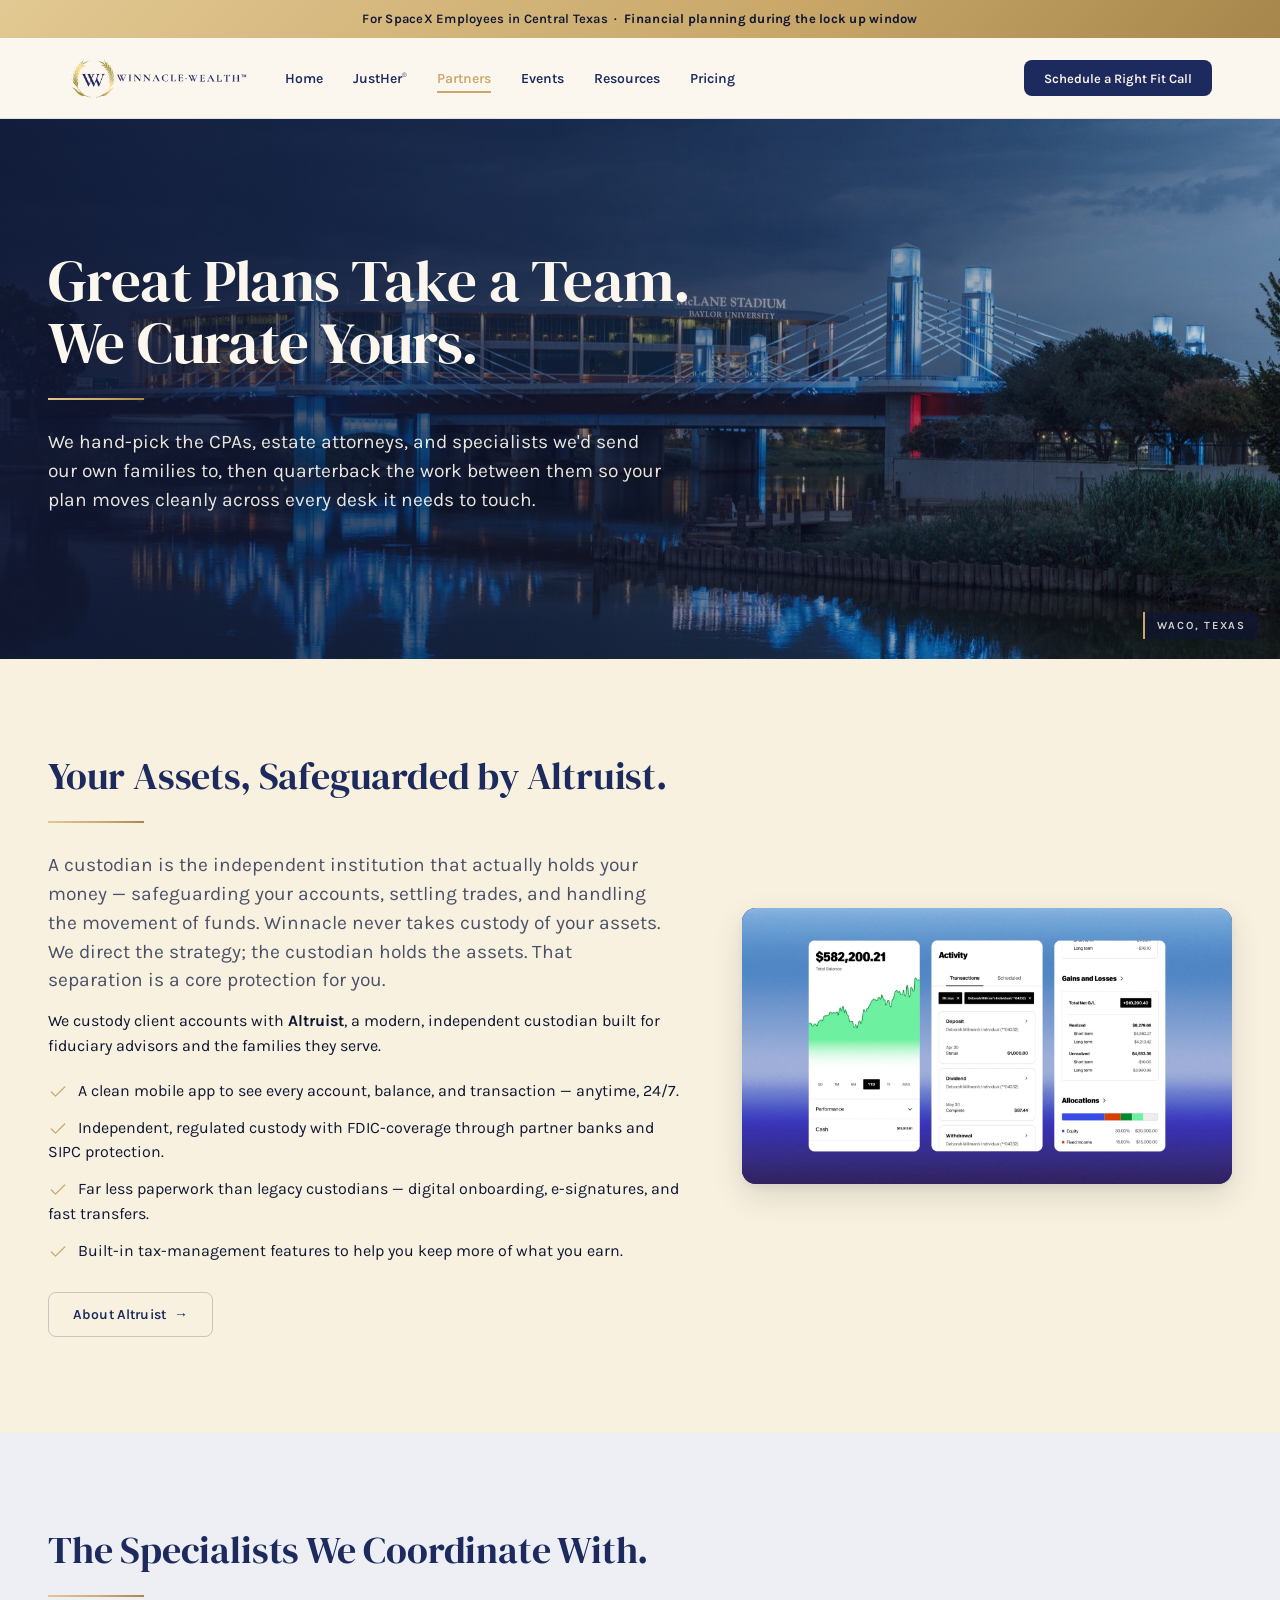
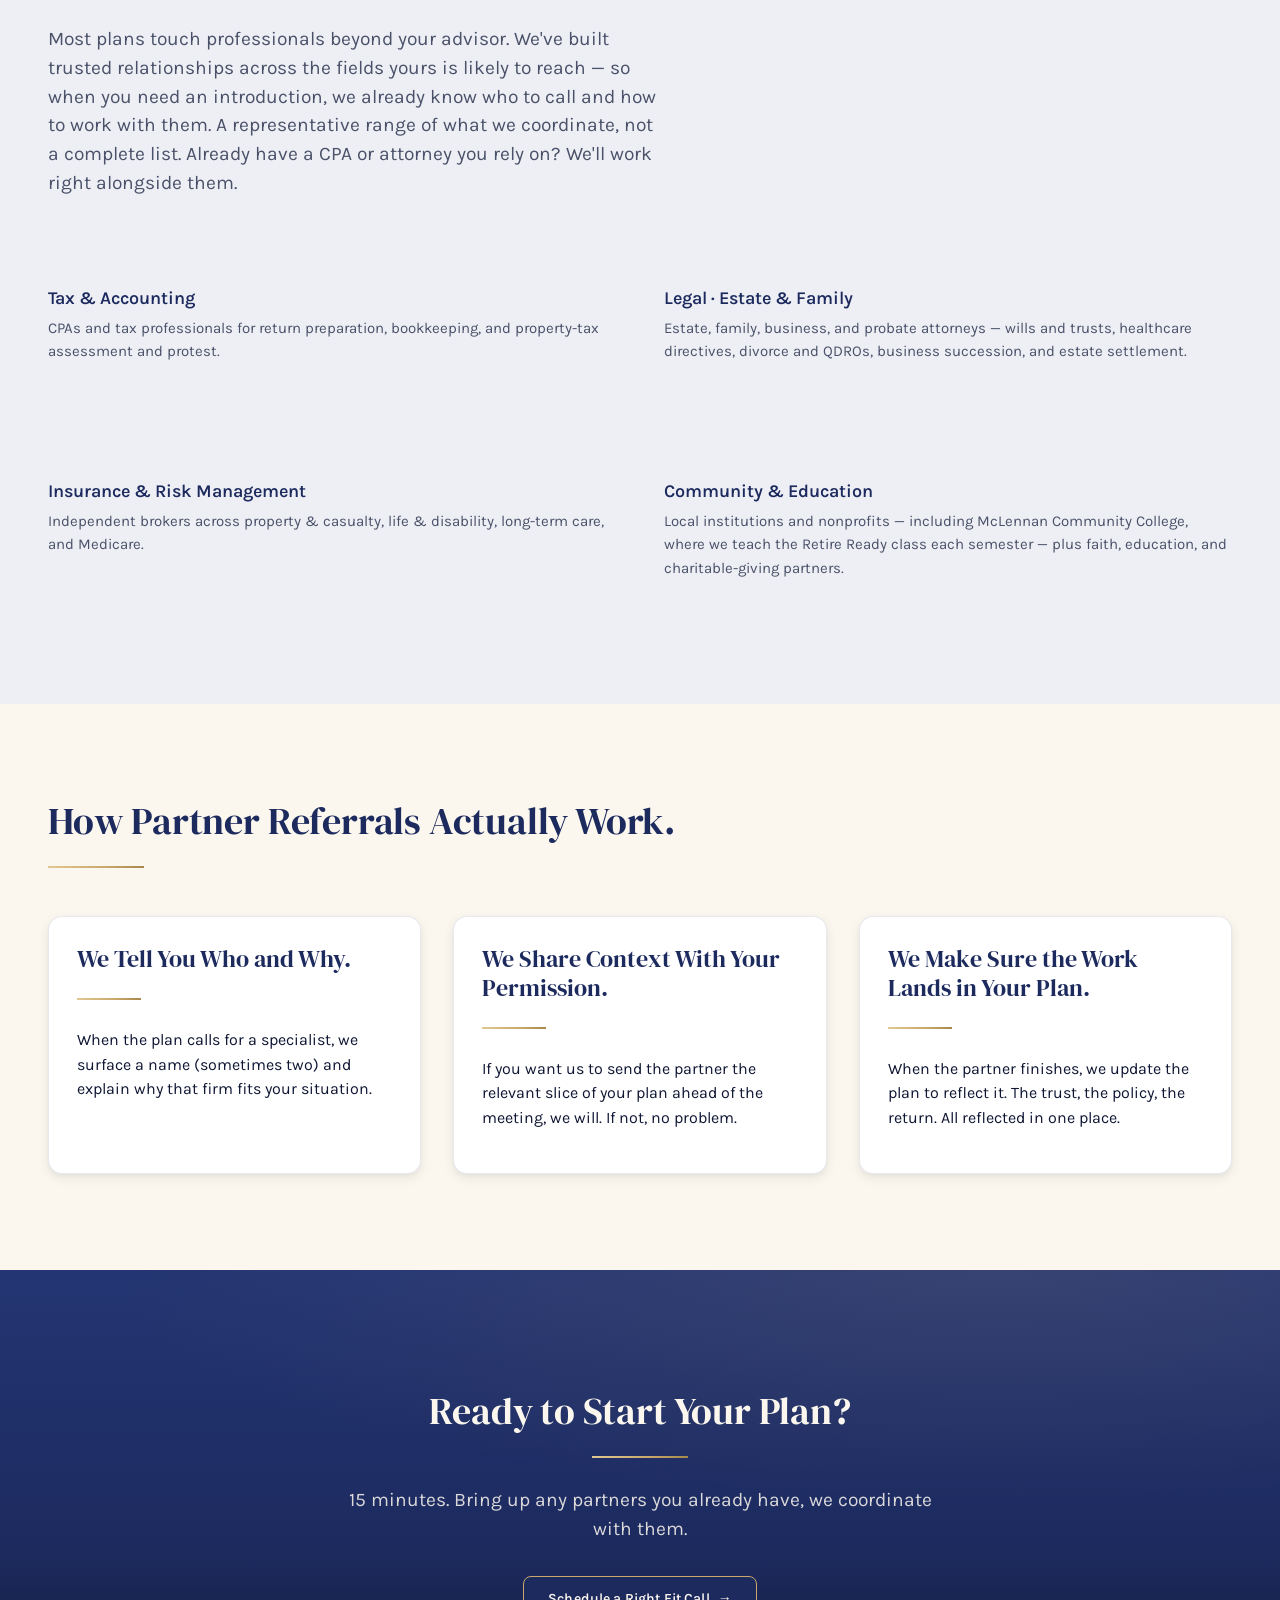
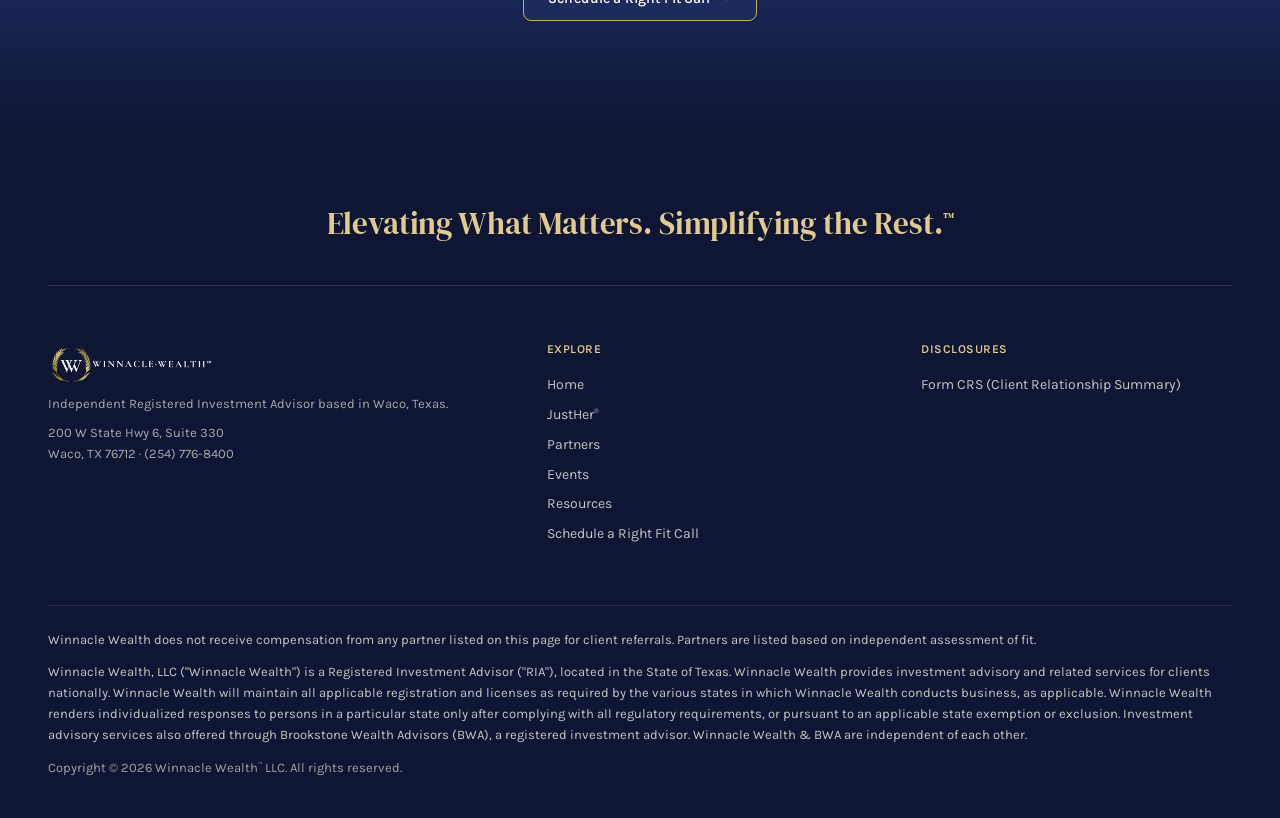
<file: partners.html>
<!doctype html>
<html lang="en">
<head>
<!-- Google tag (gtag.js) -->
<script async src="https://www.googletagmanager.com/gtag/js?id=G-VHQDHW107R"></script>
<script>
  window.dataLayer = window.dataLayer || [];
  function gtag(){dataLayer.push(arguments);}
  gtag('js', new Date());

  gtag('config', 'G-VHQDHW107R');
</script>
<meta charset="utf-8" />
<meta name="viewport" content="width=device-width,initial-scale=1" />
<title>Partners — The Team Around Your Plan · Winnacle Wealth</title>
<meta name="description" content="The CPAs, estate attorneys, and specialists Winnacle Wealth coordinates with so your plan moves cleanly across every desk." />
<meta name="theme-color" content="#1C2A5E" />
<meta property="og:type" content="website" />
<meta property="og:title" content="Partners — The Team Around Your Plan · Winnacle Wealth" />
<meta property="og:description" content="The CPAs, estate attorneys, and specialists Winnacle Wealth coordinates with so your plan moves cleanly across every desk." />
<link rel="icon" type="image/png" href="assets/favicon.png" />
<link rel="apple-touch-icon" href="assets/apple-touch-icon.png" />
<link rel="preload" href="fonts/Karla-VariableFont_wght.ttf" as="font" type="font/ttf" crossorigin />
<link rel="preload" href="fonts/DMSerifDisplay-Regular.ttf" as="font" type="font/ttf" crossorigin />
<link rel="canonical" href="https://winnaclewealth.com/partners" />
<meta property="og:url" content="https://winnaclewealth.com/partners" />
<link rel="stylesheet" href="colors_and_type.css" />
<link rel="stylesheet" href="site.css" />
<script src="site.js" defer></script>
</head>
<body>
<svg class="ww-filter-defs" xmlns="http://www.w3.org/2000/svg" width="0" height="0" aria-hidden="true" focusable="false"><defs>
    
    <filter id="ww-duotone-navy" color-interpolation-filters="sRGB">
      <feColorMatrix type="matrix" values="&#xA;        0.299 0.587 0.114 0 0&#xA;        0.299 0.587 0.114 0 0&#xA;        0.299 0.587 0.114 0 0&#xA;        0     0     0     1 0"></feColorMatrix>
      <feComponentTransfer>
        <feFuncR type="table" tableValues="0.059 0.984"></feFuncR>
        <feFuncG type="table" tableValues="0.086 0.969"></feFuncG>
        <feFuncB type="table" tableValues="0.200 0.933"></feFuncB>
      </feComponentTransfer>
    </filter>
    
    <filter id="ww-duotone-navy-gold" color-interpolation-filters="sRGB">
      <feColorMatrix type="matrix" values="&#xA;        0.299 0.587 0.114 0 0&#xA;        0.299 0.587 0.114 0 0&#xA;        0.299 0.587 0.114 0 0&#xA;        0     0     0     1 0"></feColorMatrix>
      <feComponentTransfer>
        <feFuncR type="table" tableValues="0.059 0.788"></feFuncR>
        <feFuncG type="table" tableValues="0.086 0.659"></feFuncG>
        <feFuncB type="table" tableValues="0.200 0.416"></feFuncB>
      </feComponentTransfer>
    </filter>
  </defs></svg>
<a class="util-bar" href="spacex">For SpaceX Employees in Central Texas<span class="util-bar-sep"> &nbsp;·&nbsp; </span><b>Financial planning during the lock up window</b></a>
<nav class="topnav">
    <div class="inner">
      <a href="./"><img src="assets/logo-horz-navy-gold.png" alt="Winnacle Wealth" /></a>
      <ul>
        <li><a href="./">Home</a></li>
        <li><a href="justher">JustHer<sup class="tm">®</sup></a></li>
        <li><a href="partners" class="is-current">Partners</a></li>
        <li><a href="events">Events</a></li>
        <li><a href="resources">Resources</a></li>
        <li><a href="pricing">Pricing</a></li>
      </ul>
      <a href="right-fit" class="nav-cta">Schedule a Right Fit Call</a>
    </div>
  </nav>

  <!-- 01 Hero -->
  <section class="sec photo-band photo-band--tall">
    <img fetchpriority="high" class="photo-band-bg" src="assets/waco-bridge-lighted.jpg" alt="The pedestrian bridge lit blue in front of McLane Stadium in Waco at dusk" />
    <div class="photo-band-scrim"></div>
    <div class="wrap">
      <h1>Great Plans Take a Team.<br />We Curate Yours.</h1>
      <hr class="rule-gold" />
      <p class="lede">We hand-pick the CPAs, estate attorneys, and specialists we'd send our own families to, then quarterback the work between them so your plan moves cleanly across every desk it needs to touch.</p>
    </div>
    <div class="photo-stamp">Waco, Texas</div>
  </section>

  <!-- 02b Custodian — Altruist -->
  <section class="sec band-gold">
    <div class="wrap">
      <div class="cols-2 cols-hero" style="align-items: center; gap: 56px;">
        <div>
          <h2>Your Assets, Safeguarded by Altruist.</h2>
          <hr class="rule-gold" />
          <p class="lede">A custodian is the independent institution that actually holds your money — safeguarding your accounts, settling trades, and handling the movement of funds. Winnacle never takes custody of your assets. We direct the strategy; the custodian holds the assets. That separation is a core protection for you.</p>
          <p>We custody client accounts with <strong>Altruist</strong>, a modern, independent custodian built for fiduciary advisors and the families they serve.</p>
          <ul style="list-style:none; padding:0; margin:20px 0 0; display:flex; flex-direction:column; gap:12px;">
            <li><svg xmlns="http://www.w3.org/2000/svg" width="24" height="24" viewBox="0 0 24 24" fill="none" stroke="currentColor" stroke-width="1.5" stroke-linecap="round" stroke-linejoin="round" aria-hidden="true" class="icon icon--gold" style="display:inline-block; vertical-align:middle; margin-right:10px;"><path d="M20 6 9 17l-5-5" /></svg>A clean mobile app to see every account, balance, and transaction — anytime, 24/7.</li>
            <li><svg xmlns="http://www.w3.org/2000/svg" width="24" height="24" viewBox="0 0 24 24" fill="none" stroke="currentColor" stroke-width="1.5" stroke-linecap="round" stroke-linejoin="round" aria-hidden="true" class="icon icon--gold" style="display:inline-block; vertical-align:middle; margin-right:10px;"><path d="M20 6 9 17l-5-5" /></svg>Independent, regulated custody with FDIC-coverage through partner banks and SIPC protection.</li>
            <li><svg xmlns="http://www.w3.org/2000/svg" width="24" height="24" viewBox="0 0 24 24" fill="none" stroke="currentColor" stroke-width="1.5" stroke-linecap="round" stroke-linejoin="round" aria-hidden="true" class="icon icon--gold" style="display:inline-block; vertical-align:middle; margin-right:10px;"><path d="M20 6 9 17l-5-5" /></svg>Far less paperwork than legacy custodians — digital onboarding, e-signatures, and fast transfers.</li>
            <li><svg xmlns="http://www.w3.org/2000/svg" width="24" height="24" viewBox="0 0 24 24" fill="none" stroke="currentColor" stroke-width="1.5" stroke-linecap="round" stroke-linejoin="round" aria-hidden="true" class="icon icon--gold" style="display:inline-block; vertical-align:middle; margin-right:10px;"><path d="M20 6 9 17l-5-5" /></svg>Built-in tax-management features to help you keep more of what you earn.</li>
          </ul>
          <div class="hero-actions" style="margin-top: 28px;">
            <a href="https://altruist.com/strength-stability-and-protection/" target="_blank" rel="noopener" class="btn btn--ghost">About Altruist <span class="arrow">→</span></a>
          </div>
        </div>
        <div class="photo" style="aspect-ratio: 16/9;"><img loading="lazy" src="assets/altruist-app.jpg" alt="The Altruist client app showing account balance, activity, gains and allocations" /></div>
      </div>
    </div>
  </section>

  <!-- 03 Partners -->
  <section class="sec band-tint">
    <div class="wrap">
      <h2>The Specialists We Coordinate With.</h2>
      <hr class="rule-gold" />
      <p class="lede">Most plans touch professionals beyond your advisor. We've built trusted relationships across the fields yours is likely to reach — so when you need an introduction, we already know who to call and how to work with them. A representative range of what we coordinate, not a complete list. Already have a CPA or attorney you rely on? We'll work right alongside them.</p>

      <div class="cols-2 mt-48">
        <div class="tile">
          <h4>Tax &amp; Accounting</h4>
          <p>CPAs and tax professionals for return preparation, bookkeeping, and property-tax assessment and protest.</p>
        </div>
        <div class="tile">
          <h4>Legal · Estate &amp; Family</h4>
          <p>Estate, family, business, and probate attorneys — wills and trusts, healthcare directives, divorce and QDROs, business succession, and estate settlement.</p>
        </div>
        <div class="tile">
          <h4>Insurance &amp; Risk Management</h4>
          <p>Independent brokers across property &amp; casualty, life &amp; disability, long-term care, and Medicare.</p>
        </div>
        <div class="tile">
          <h4>Community &amp; Education</h4>
          <p>Local institutions and nonprofits — including McLennan Community College, where we teach the Retire Ready class each semester — plus faith, education, and charitable-giving partners.</p>
        </div>
      </div>
    </div>
  </section>

  <!-- 05 How it works -->
  <section class="sec">
    <div class="wrap">
      <h2>How Partner Referrals Actually Work.</h2>
      <hr class="rule-gold" />

      <div class="cols-3 mt-48">
        <div class="card">
          <h3>We Tell You Who and Why.</h3>
          <hr class="rule-gold rule-gold--sm" />
          <p>When the plan calls for a specialist, we surface a name (sometimes two) and explain why that firm fits your situation.</p>
        </div>
        <div class="card">
          <h3>We Share Context With Your Permission.</h3>
          <hr class="rule-gold rule-gold--sm" />
          <p>If you want us to send the partner the relevant slice of your plan ahead of the meeting, we will. If not, no problem.</p>
        </div>
        <div class="card">
          <h3>We Make Sure the Work Lands in Your Plan.</h3>
          <hr class="rule-gold rule-gold--sm" />
          <p>When the partner finishes, we update the plan to reflect it. The trust, the policy, the return. All reflected in one place.</p>
        </div>
      </div>
    </div>
  </section>

  <!-- 07 CTA -->
  <section class="sec band-dark">
    <div class="wrap center" style="padding: 24px 0;">
      <h2>Ready to Start Your Plan?</h2>
      <hr class="rule-gold" style="margin-left: auto; margin-right: auto;" />
      <p class="lede" style="margin: 0 auto;">15 minutes. Bring up any partners you already have, we coordinate with them.</p>
      <div class="mt-32"><a href="right-fit" class="btn btn--navy">Schedule a Right Fit Call <span class="arrow">→</span></a></div>
    </div>
  </section>


  <footer class="foot">
    <div class="foot-tagline">Elevating What Matters. Simplifying the Rest.<sup class="tm">™</sup></div>
    <div class="wrap">
      <div>
        <img loading="lazy" src="assets/logo-horz-white-gold.png" alt="Winnacle Wealth" />
        <p class="mt-16">Independent Registered Investment Advisor based in Waco, Texas.</p>
        <p>200 W State Hwy 6, Suite 330<br />Waco, TX 76712 · (254) 776-8400</p>
      </div>
      <div>
        <h5>Explore</h5>
        <ul>
          <li><a href="./">Home</a></li>
          <li><a href="justher">JustHer<sup class="tm">®</sup></a></li>
          <li><a href="partners">Partners</a></li>
          <li><a href="events">Events</a></li>
          <li><a href="resources">Resources</a></li>
          <li><a href="right-fit">Schedule a Right Fit Call</a></li>
        </ul>
      </div>
      <div>
        <h5>Disclosures</h5>
        <ul>
          <li><a href="https://reports.adviserinfo.sec.gov/crs/crs_317181.pdf" target="_blank" rel="noopener">Form CRS (Client Relationship Summary)</a></li>
        </ul>
      </div>
    </div>
    <div class="foot-bottom">
      <p style="color: rgba(251,247,238,0.78); margin-bottom: 12px;">Winnacle Wealth does not receive compensation from any partner listed on this page for client referrals. Partners are listed based on independent assessment of fit.</p>
      <p style="color: rgba(251,247,238,0.78); margin-bottom: 12px;">Winnacle Wealth, LLC ("Winnacle Wealth") is a Registered Investment Advisor ("RIA"), located in the State of Texas. Winnacle Wealth provides investment advisory and related services for clients nationally. Winnacle Wealth will maintain all applicable registration and licenses as required by the various states in which Winnacle Wealth conducts business, as applicable. Winnacle Wealth renders individualized responses to persons in a particular state only after complying with all regulatory requirements, or pursuant to an applicable state exemption or exclusion. Investment advisory services also offered through Brookstone Wealth Advisors (BWA), a registered investment advisor. Winnacle Wealth &amp; BWA are independent of each other.</p>
      <p style="color: rgba(251,247,238,0.62);">Copyright © 2026 Winnacle Wealth<sup class="tm">™</sup> LLC. All rights reserved.</p>
    </div>
  </footer>
</body>
</html>
</file>
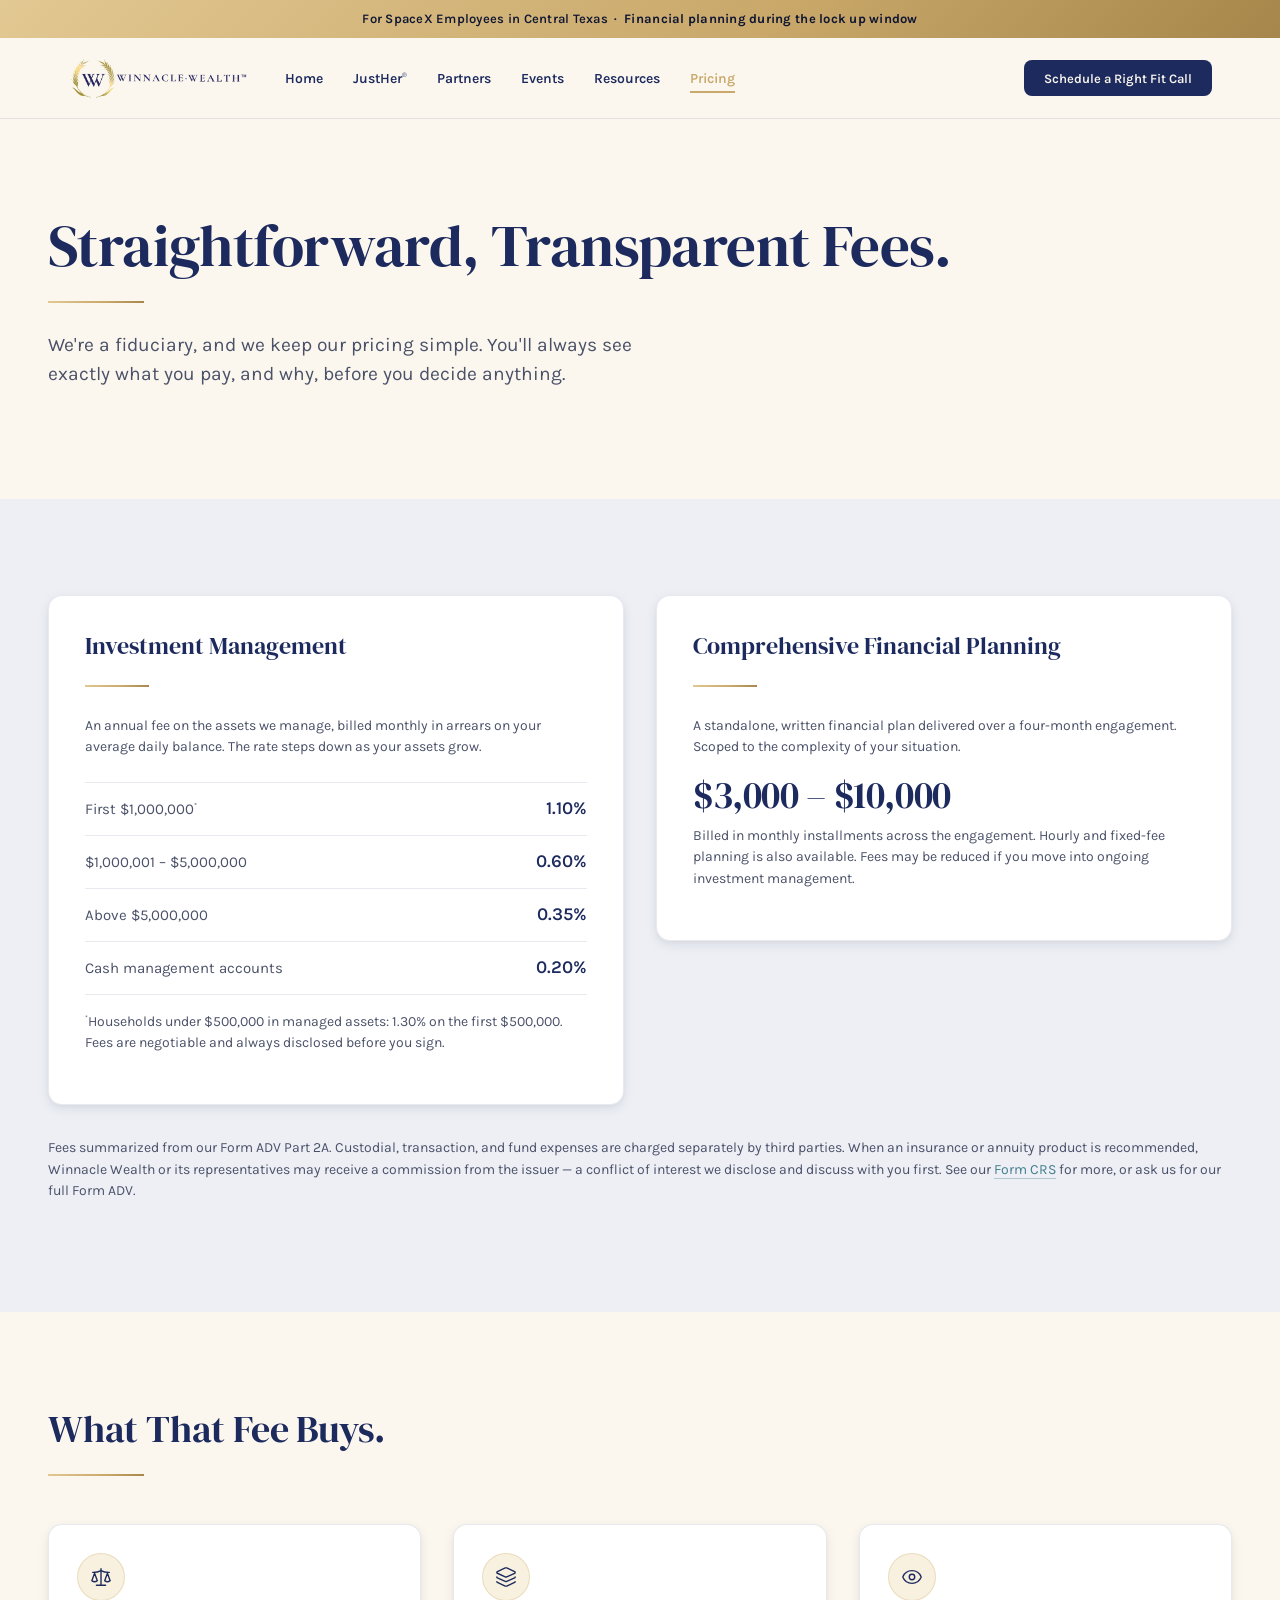
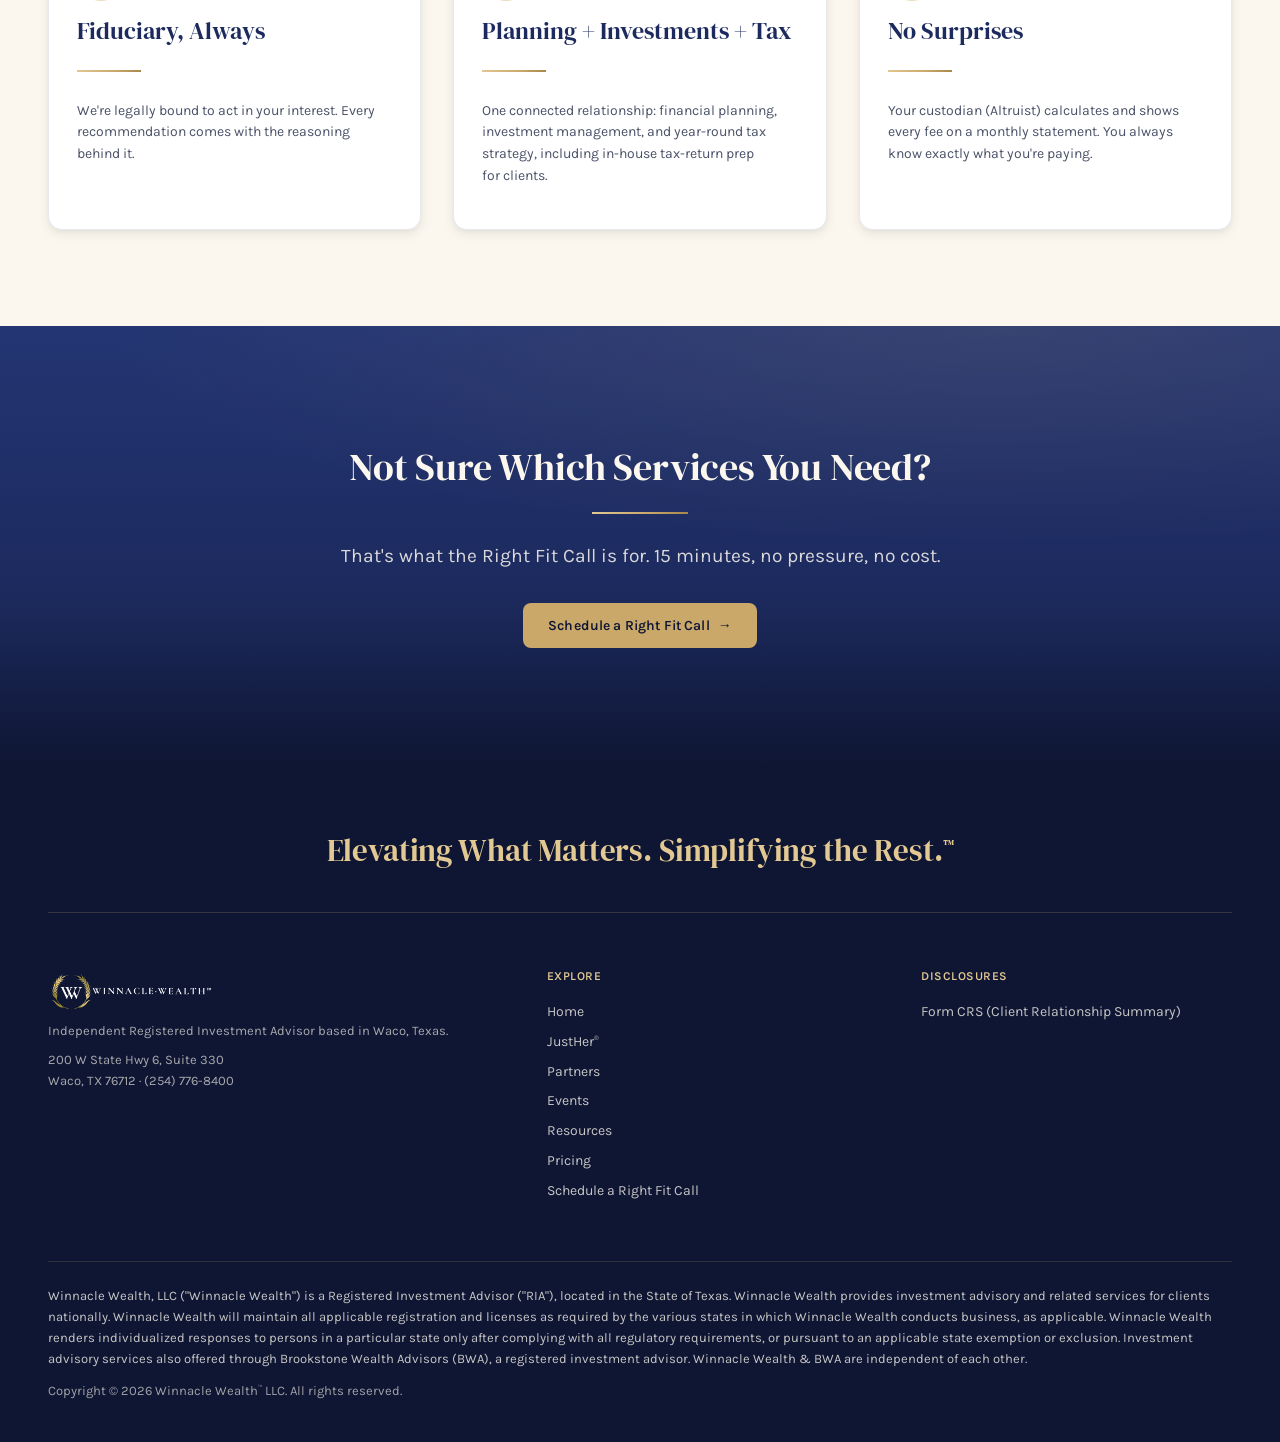
<file: pricing.html>
<!doctype html>
<html lang="en">
<head>
<!-- Google tag (gtag.js) -->
<script async src="https://www.googletagmanager.com/gtag/js?id=G-VHQDHW107R"></script>
<script>
  window.dataLayer = window.dataLayer || [];
  function gtag(){dataLayer.push(arguments);}
  gtag('js', new Date());

  gtag('config', 'G-VHQDHW107R');
</script>
<meta charset="utf-8" />
<meta name="viewport" content="width=device-width,initial-scale=1" />
<title>Pricing — Straightforward, Transparent Fees · Winnacle Wealth</title>
<meta name="description" content="Winnacle Wealth is a fiduciary RIA in Waco, Texas. Transparent investment management and financial planning fees, summarized from our Form ADV." />
<meta name="theme-color" content="#1C2A5E" />
<meta property="og:type" content="website" />
<meta property="og:title" content="Pricing — Straightforward, Transparent Fees · Winnacle Wealth" />
<meta property="og:description" content="Winnacle Wealth is a fiduciary RIA in Waco, Texas. Transparent investment management and financial planning fees, summarized from our Form ADV." />
<link rel="icon" type="image/png" href="assets/favicon.png" />
<link rel="apple-touch-icon" href="assets/apple-touch-icon.png" />
<link rel="preload" href="fonts/Karla-VariableFont_wght.ttf" as="font" type="font/ttf" crossorigin />
<link rel="preload" href="fonts/DMSerifDisplay-Regular.ttf" as="font" type="font/ttf" crossorigin />
<link rel="canonical" href="https://winnaclewealth.com/pricing" />
<meta property="og:url" content="https://winnaclewealth.com/pricing" />
<link rel="stylesheet" href="colors_and_type.css" />
<link rel="stylesheet" href="site.css" />
<script src="site.js" defer></script>
</head>
<body>
<svg class="ww-filter-defs" xmlns="http://www.w3.org/2000/svg" width="0" height="0" aria-hidden="true" focusable="false"><defs>

    <filter id="ww-duotone-navy" color-interpolation-filters="sRGB">
      <feColorMatrix type="matrix" values="&#xA;        0.299 0.587 0.114 0 0&#xA;        0.299 0.587 0.114 0 0&#xA;        0.299 0.587 0.114 0 0&#xA;        0     0     0     1 0"></feColorMatrix>
      <feComponentTransfer>
        <feFuncR type="table" tableValues="0.059 0.984"></feFuncR>
        <feFuncG type="table" tableValues="0.086 0.969"></feFuncG>
        <feFuncB type="table" tableValues="0.200 0.933"></feFuncB>
      </feComponentTransfer>
    </filter>

    <filter id="ww-duotone-navy-gold" color-interpolation-filters="sRGB">
      <feColorMatrix type="matrix" values="&#xA;        0.299 0.587 0.114 0 0&#xA;        0.299 0.587 0.114 0 0&#xA;        0.299 0.587 0.114 0 0&#xA;        0     0     0     1 0"></feColorMatrix>
      <feComponentTransfer>
        <feFuncR type="table" tableValues="0.059 0.788"></feFuncR>
        <feFuncG type="table" tableValues="0.086 0.659"></feFuncG>
        <feFuncB type="table" tableValues="0.200 0.416"></feFuncB>
      </feComponentTransfer>
    </filter>
  </defs></svg>
<a class="util-bar" href="spacex">For SpaceX Employees in Central Texas<span class="util-bar-sep"> &nbsp;·&nbsp; </span><b>Financial planning during the lock up window</b></a>
<nav class="topnav">
    <div class="inner">
      <a href="./"><img src="assets/logo-horz-navy-gold.png" alt="Winnacle Wealth" /></a>
      <ul>
        <li><a href="./">Home</a></li>
        <li><a href="justher">JustHer<sup class="tm">®</sup></a></li>
        <li><a href="partners">Partners</a></li>
        <li><a href="events">Events</a></li>
        <li><a href="resources">Resources</a></li>
        <li><a href="pricing" class="is-current">Pricing</a></li>
      </ul>
      <a href="right-fit" class="nav-cta">Schedule a Right Fit Call</a>
    </div>
  </nav>

  <!-- 01 Hero -->
  <section class="sec">
    <div class="wrap">
      <h1>Straightforward, Transparent Fees.</h1>
      <hr class="rule-gold" />
      <p class="lede">We're a fiduciary, and we keep our pricing simple. You'll always see exactly what you pay, and why, before you decide anything.</p>
    </div>
  </section>

  <!-- 02 Fee cards -->
  <section class="sec band-tint">
    <div class="wrap">
      <div class="cols-2" style="gap: 32px; align-items: start;">
        <div class="card" style="padding: 36px;">
          <h3>Investment Management</h3>
          <hr class="rule-gold rule-gold--sm" />
          <p class="body-sm">An annual fee on the assets we manage, billed monthly in arrears on your average daily balance. The rate steps down as your assets grow.</p>
          <div class="fee-rows mt-24">
            <div class="fee-row"><span>First $1,000,000<sup class="tm">*</sup></span><strong>1.10%</strong></div>
            <div class="fee-row"><span>$1,000,001 &ndash; $5,000,000</span><strong>0.60%</strong></div>
            <div class="fee-row"><span>Above $5,000,000</span><strong>0.35%</strong></div>
            <div class="fee-row"><span>Cash management accounts</span><strong>0.20%</strong></div>
          </div>
          <p class="body-sm muted mt-16"><sup class="tm">*</sup>Households under $500,000 in managed assets: 1.30% on the first $500,000. Fees are negotiable and always disclosed before you sign.</p>
        </div>

        <div class="card" style="padding: 36px;">
          <h3>Comprehensive Financial Planning</h3>
          <hr class="rule-gold rule-gold--sm" />
          <p class="body-sm">A standalone, written financial plan delivered over a four-month engagement. Scoped to the complexity of your situation.</p>
          <p class="price-figure">$3,000 &ndash; $10,000</p>
          <p class="body-sm muted">Billed in monthly installments across the engagement. Hourly and fixed-fee planning is also available. Fees may be reduced if you move into ongoing investment management.</p>
        </div>
      </div>

      <p class="body-sm muted mt-32">Fees summarized from our Form ADV Part 2A. Custodial, transaction, and fund expenses are charged separately by third parties. When an insurance or annuity product is recommended, Winnacle Wealth or its representatives may receive a commission from the issuer — a conflict of interest we disclose and discuss with you first. See our <a href="https://reports.adviserinfo.sec.gov/crs/crs_317181.pdf" target="_blank" rel="noopener">Form CRS</a> for more, or ask us for our full Form ADV.</p>
    </div>
  </section>

  <!-- 03 What you get -->
  <section class="sec">
    <div class="wrap">
      <h2>What That Fee Buys.</h2>
      <hr class="rule-gold" />
      <div class="cols-3 mt-48">
        <div class="card">
          <div class="icon-circle"><svg xmlns="http://www.w3.org/2000/svg" width="24" height="24" viewBox="0 0 24 24" fill="none" stroke="currentColor" stroke-width="1.5" stroke-linecap="round" stroke-linejoin="round" aria-hidden="true"><path d="M12 3v18" /> <path d="m19 8 3 8a5 5 0 0 1-6 0zV7" /> <path d="M3 7h1a17 17 0 0 0 8-2 17 17 0 0 0 8 2h1" /> <path d="m5 8 3 8a5 5 0 0 1-6 0zV7" /> <path d="M7 21h10" /></svg></div>
          <h3 class="mt-16">Fiduciary, Always</h3>
          <hr class="rule-gold rule-gold--sm" />
          <p class="body-sm">We're legally bound to act in your interest. Every recommendation comes with the reasoning behind it.</p>
        </div>
        <div class="card">
          <div class="icon-circle"><svg xmlns="http://www.w3.org/2000/svg" width="24" height="24" viewBox="0 0 24 24" fill="none" stroke="currentColor" stroke-width="1.5" stroke-linecap="round" stroke-linejoin="round" aria-hidden="true"><path d="M12.83 2.18a2 2 0 0 0-1.66 0L2.6 6.08a1 1 0 0 0 0 1.83l8.58 3.91a2 2 0 0 0 1.66 0l8.58-3.9a1 1 0 0 0 0-1.83z" /> <path d="M2 12a1 1 0 0 0 .58.91l8.6 3.91a2 2 0 0 0 1.65 0l8.58-3.9A1 1 0 0 0 22 12" /> <path d="M2 17a1 1 0 0 0 .58.91l8.6 3.91a2 2 0 0 0 1.65 0l8.58-3.9A1 1 0 0 0 22 17" /></svg></div>
          <h3 class="mt-16">Planning + Investments + Tax</h3>
          <hr class="rule-gold rule-gold--sm" />
          <p class="body-sm">One connected relationship: financial planning, investment management, and year-round tax strategy, including in-house tax-return prep for clients.</p>
        </div>
        <div class="card">
          <div class="icon-circle"><svg xmlns="http://www.w3.org/2000/svg" width="24" height="24" viewBox="0 0 24 24" fill="none" stroke="currentColor" stroke-width="1.5" stroke-linecap="round" stroke-linejoin="round" aria-hidden="true"><path d="M2.062 12.348a1 1 0 0 1 0-.696 10.75 10.75 0 0 1 19.876 0 1 1 0 0 1 0 .696 10.75 10.75 0 0 1-19.876 0" /> <circle cx="12" cy="12" r="3" /></svg></div>
          <h3 class="mt-16">No Surprises</h3>
          <hr class="rule-gold rule-gold--sm" />
          <p class="body-sm">Your custodian (Altruist) calculates and shows every fee on a monthly statement. You always know exactly what you're paying.</p>
        </div>
      </div>
    </div>
  </section>

  <!-- 04 CTA -->
  <section class="sec band-dark">
    <div class="wrap center" style="padding: 24px 0;">
      <h2>Not Sure Which Services You Need?</h2>
      <hr class="rule-gold" style="margin-left: auto; margin-right: auto;" />
      <p class="lede" style="margin: 0 auto;">That's what the Right Fit Call is for. 15 minutes, no pressure, no cost.</p>
      <div class="mt-32"><a href="right-fit" class="btn btn--gold">Schedule a Right Fit Call <span class="arrow">→</span></a></div>
    </div>
  </section>


  <footer class="foot">
    <div class="foot-tagline">Elevating What Matters. Simplifying the Rest.<sup class="tm">™</sup></div>
    <div class="wrap">
      <div>
        <img loading="lazy" src="assets/logo-horz-white-gold.png" alt="Winnacle Wealth" />
        <p class="mt-16">Independent Registered Investment Advisor based in Waco, Texas.</p>
        <p>200 W State Hwy 6, Suite 330<br />Waco, TX 76712 · (254) 776-8400</p>
      </div>
      <div>
        <h5>Explore</h5>
        <ul>
          <li><a href="./">Home</a></li>
          <li><a href="justher">JustHer<sup class="tm">®</sup></a></li>
          <li><a href="partners">Partners</a></li>
          <li><a href="events">Events</a></li>
          <li><a href="resources">Resources</a></li>
          <li><a href="pricing">Pricing</a></li>
          <li><a href="right-fit">Schedule a Right Fit Call</a></li>
        </ul>
      </div>
      <div>
        <h5>Disclosures</h5>
        <ul>
          <li><a href="https://reports.adviserinfo.sec.gov/crs/crs_317181.pdf" target="_blank" rel="noopener">Form CRS (Client Relationship Summary)</a></li>
        </ul>
      </div>
    </div>
    <div class="foot-bottom">
      <p style="color: rgba(251,247,238,0.78); margin-bottom: 12px;">Winnacle Wealth, LLC ("Winnacle Wealth") is a Registered Investment Advisor ("RIA"), located in the State of Texas. Winnacle Wealth provides investment advisory and related services for clients nationally. Winnacle Wealth will maintain all applicable registration and licenses as required by the various states in which Winnacle Wealth conducts business, as applicable. Winnacle Wealth renders individualized responses to persons in a particular state only after complying with all regulatory requirements, or pursuant to an applicable state exemption or exclusion. Investment advisory services also offered through Brookstone Wealth Advisors (BWA), a registered investment advisor. Winnacle Wealth &amp; BWA are independent of each other.</p>
      <p style="color: rgba(251,247,238,0.62);">Copyright © 2026 Winnacle Wealth<sup class="tm">™</sup> LLC. All rights reserved.</p>
    </div>
  </footer>
</body>
</html>
</file>
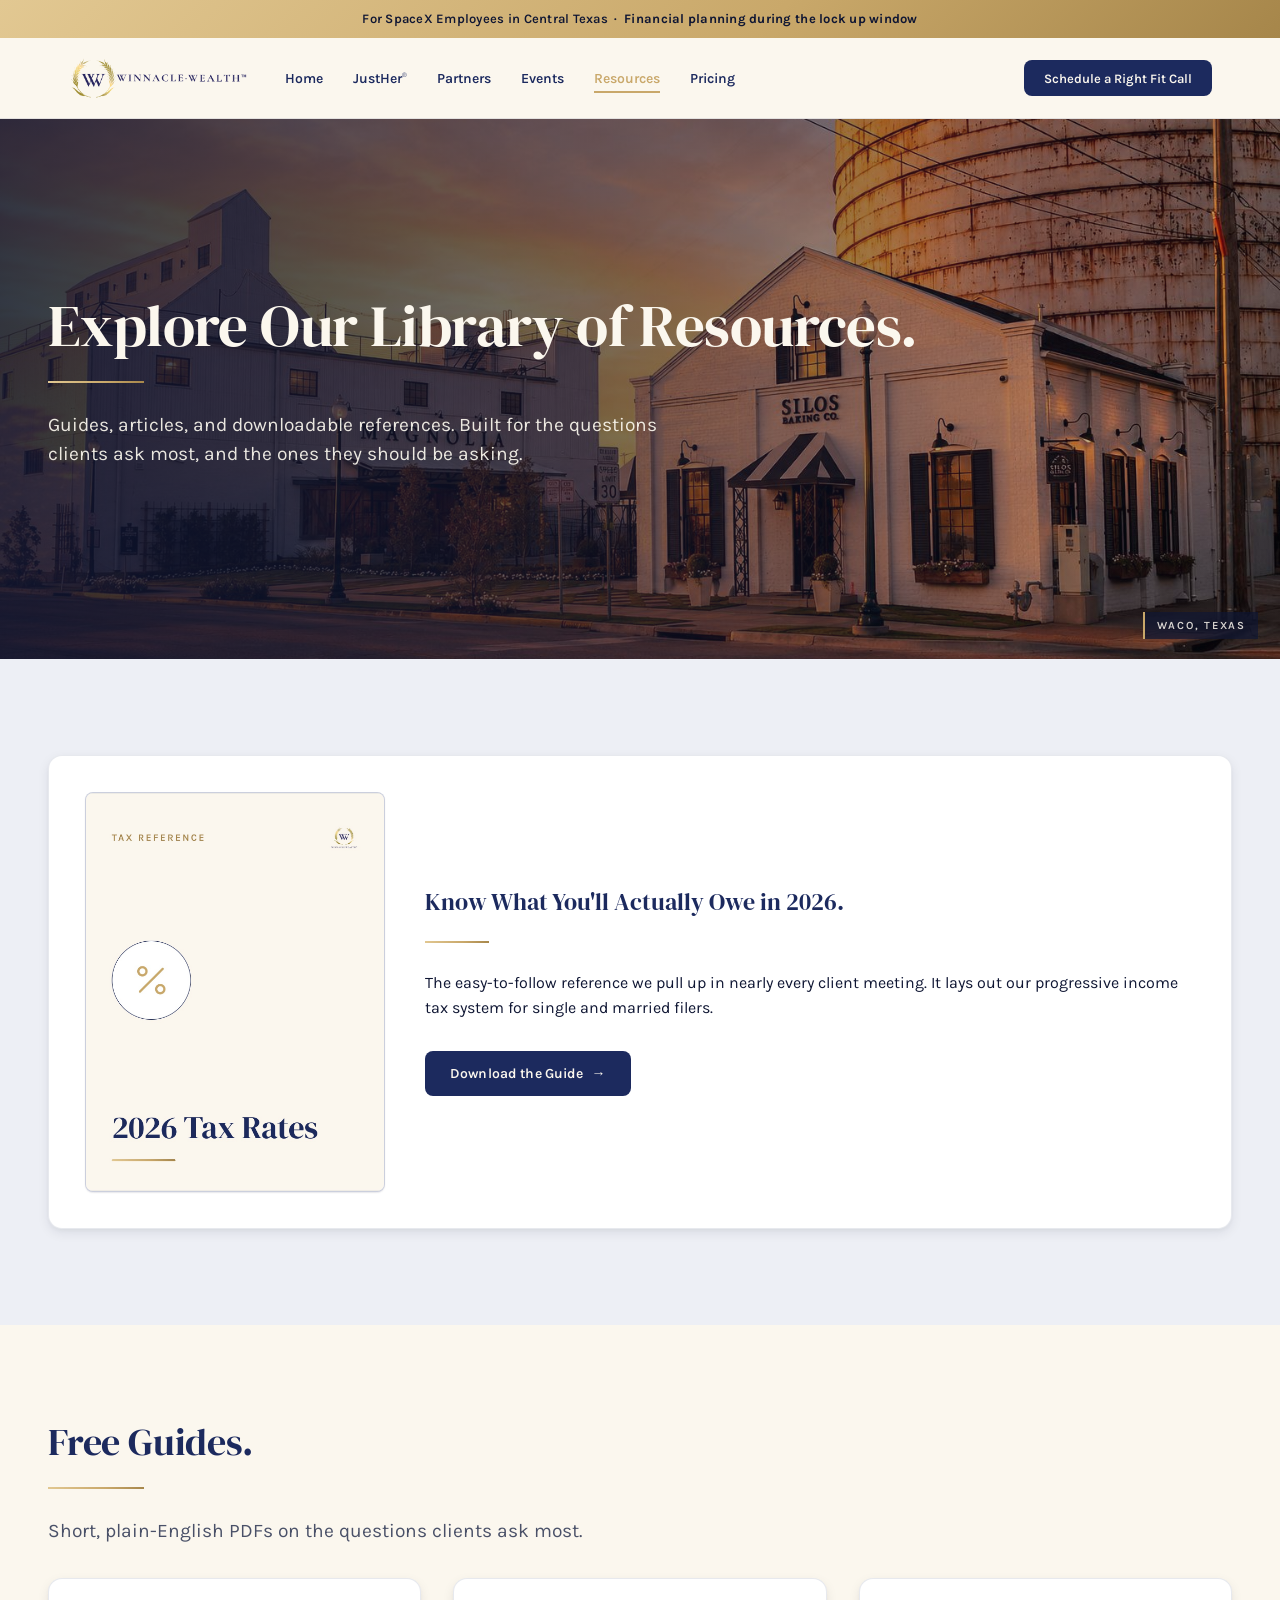
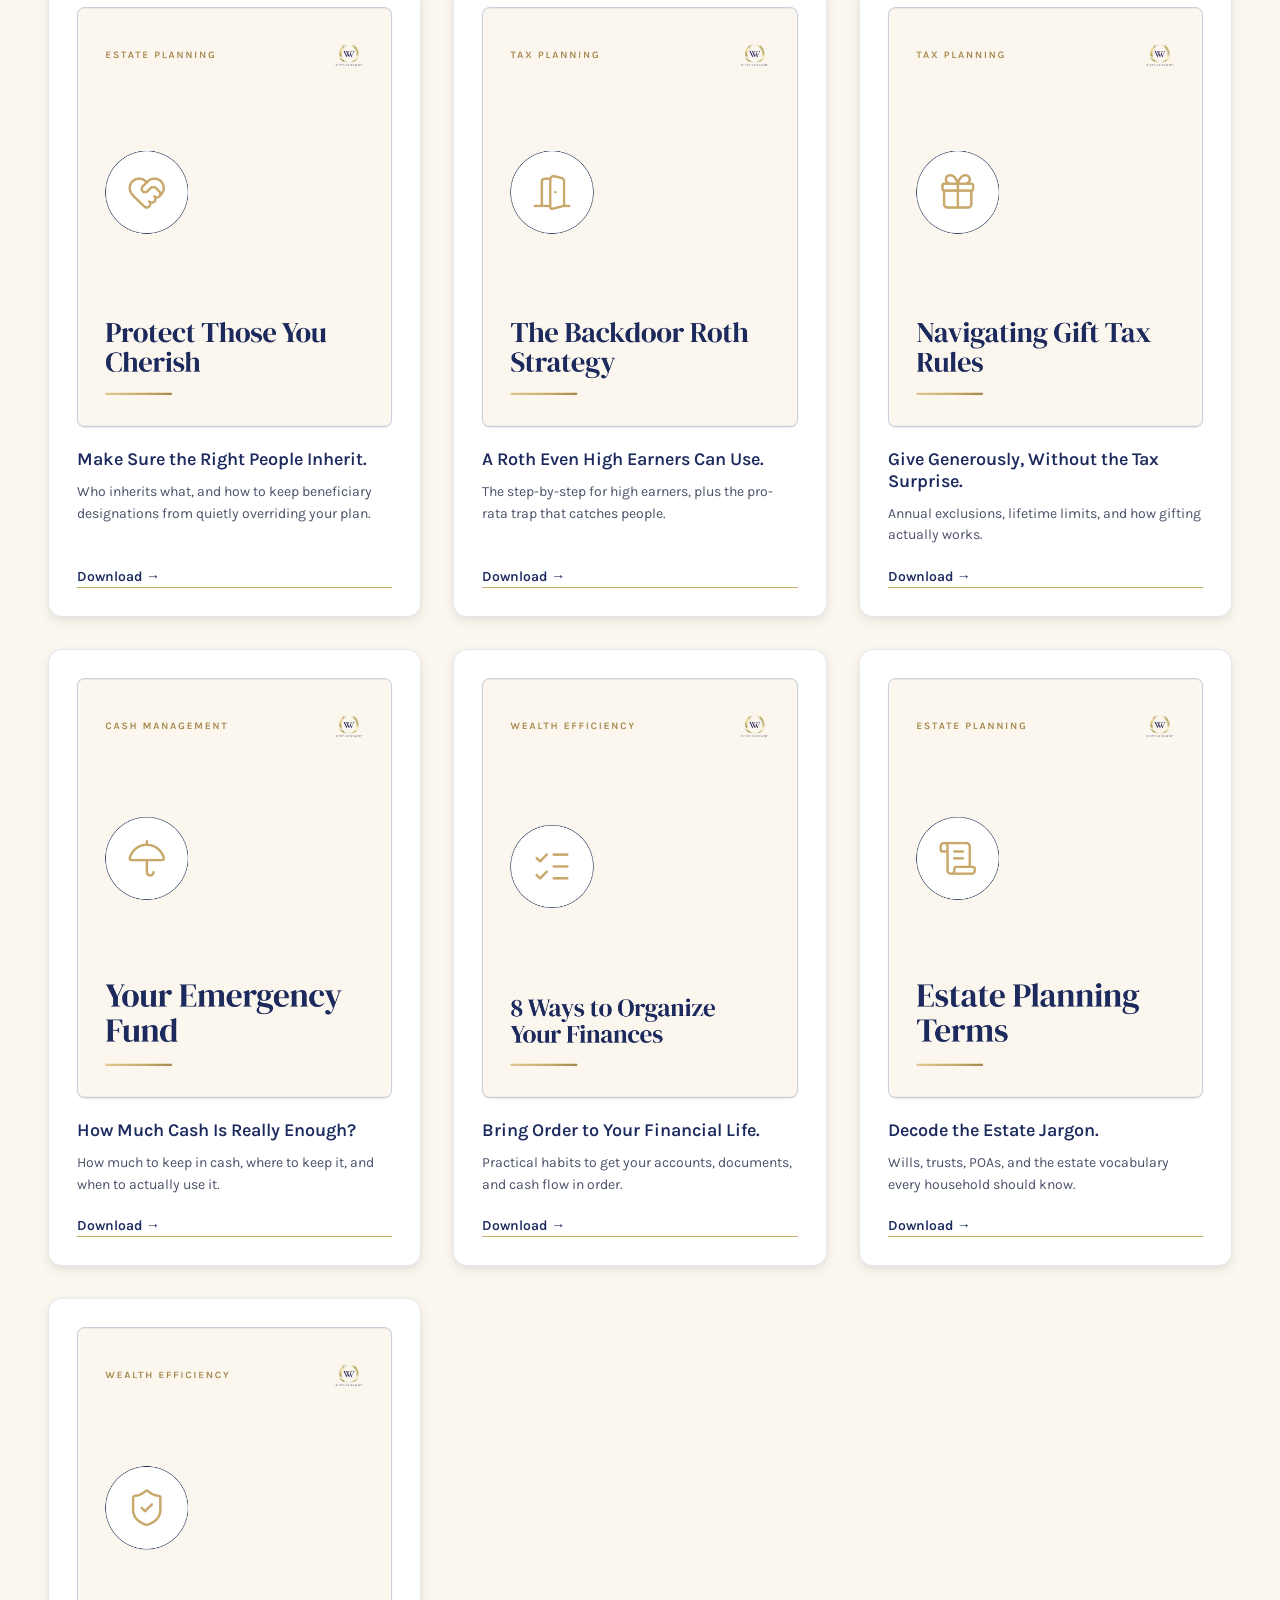
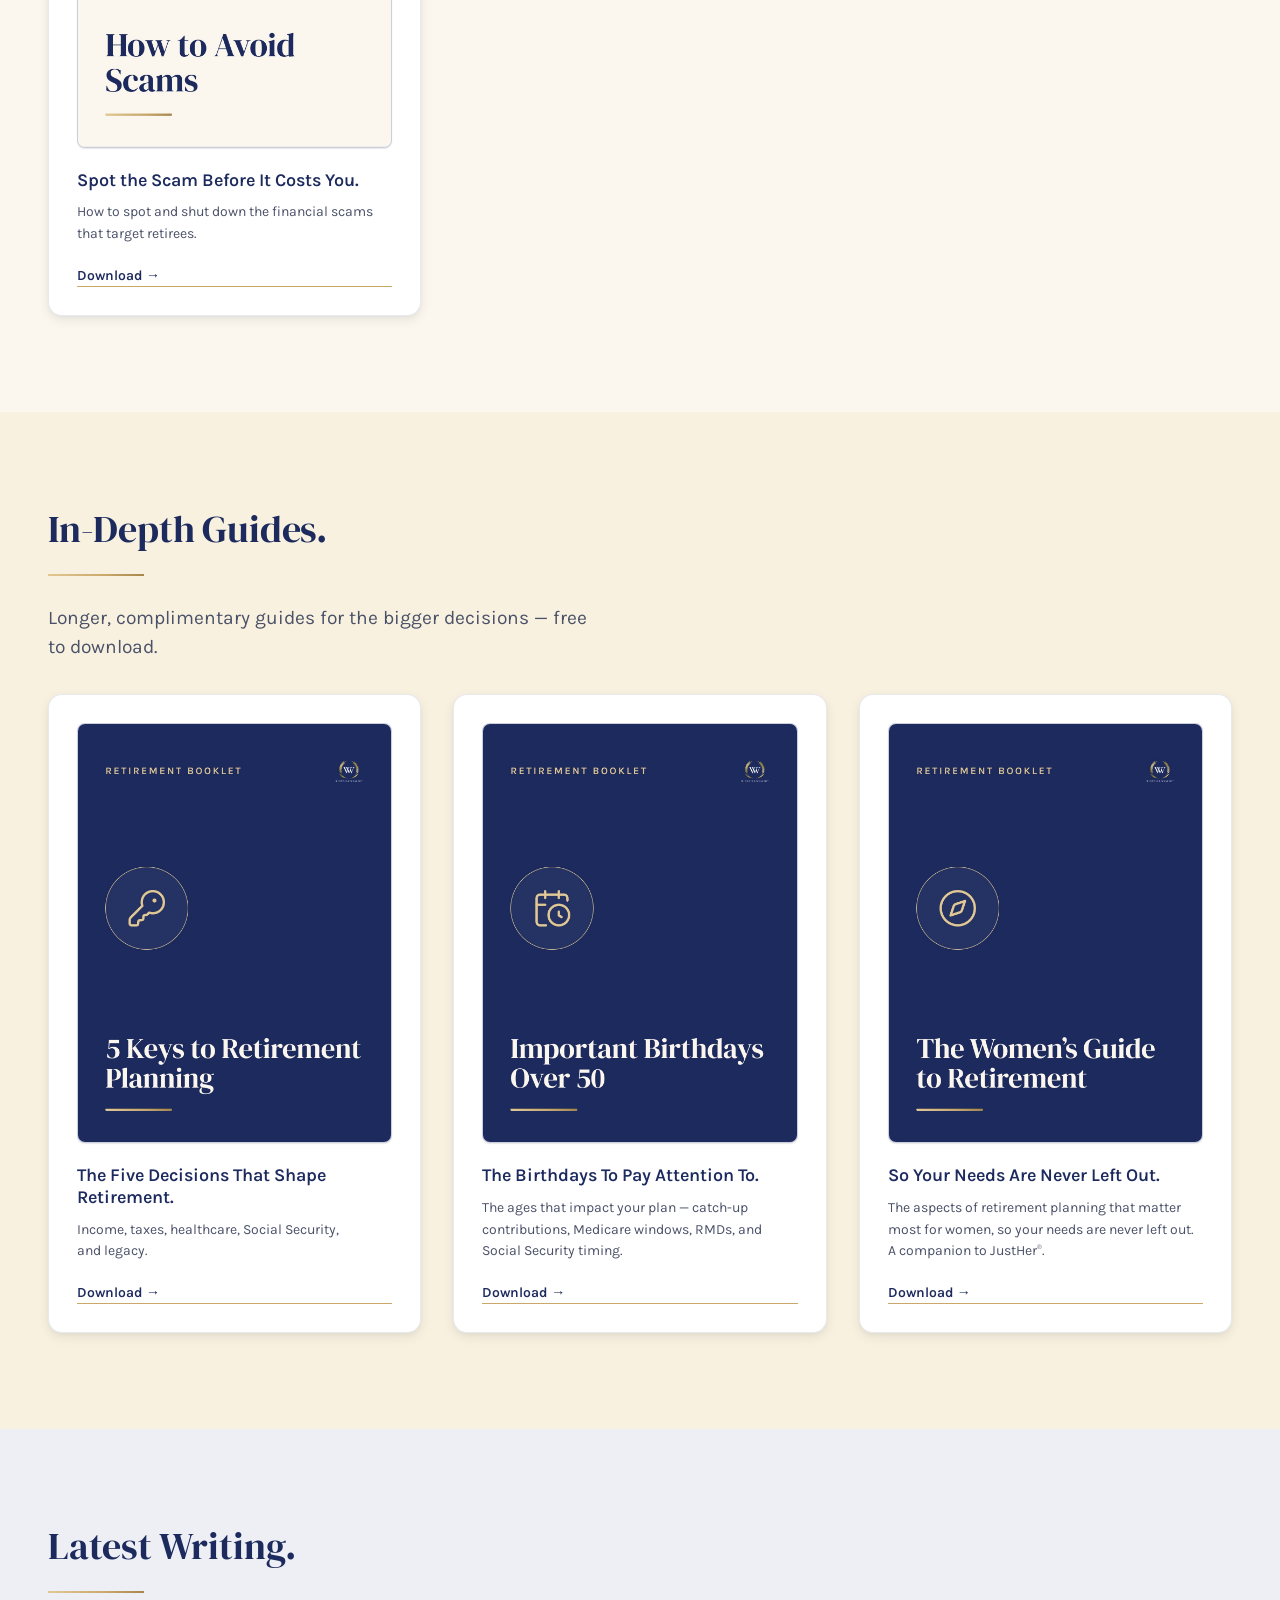
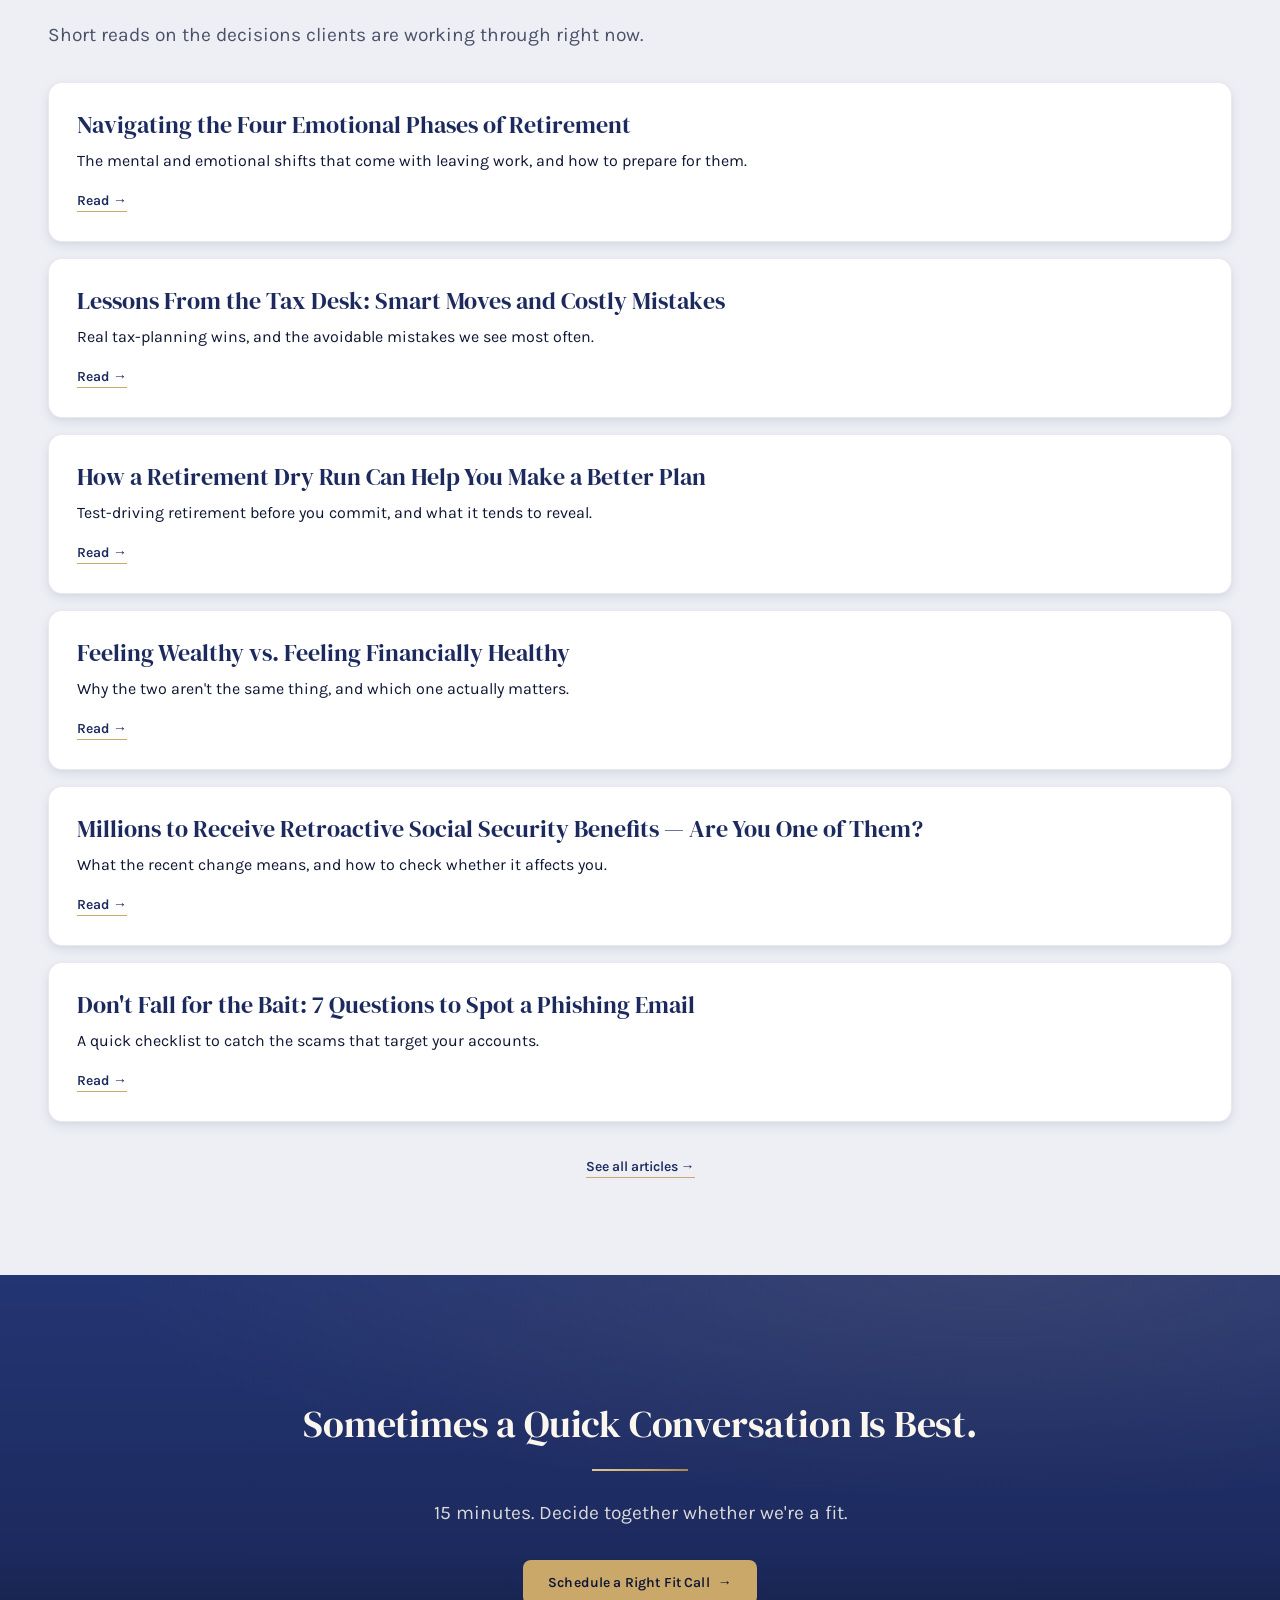
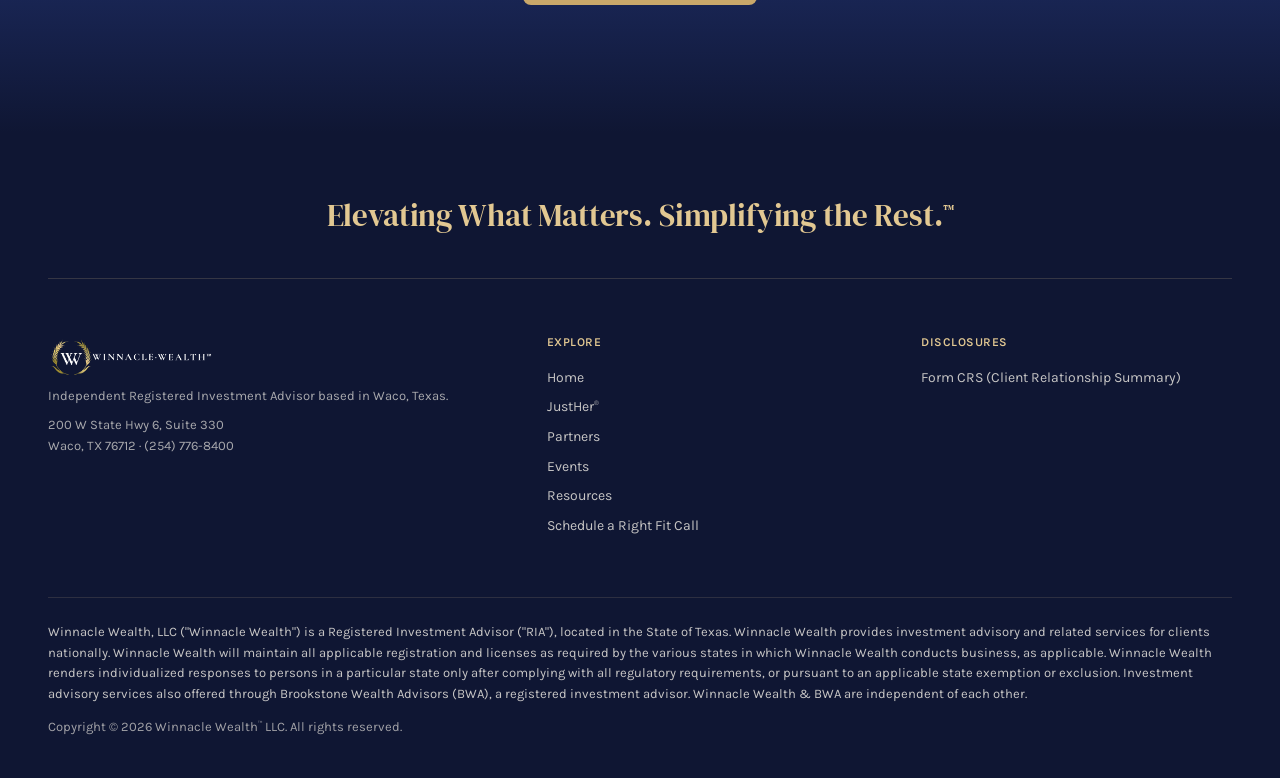
<file: resources.html>
<!doctype html>
<html lang="en">
<head>
<!-- Google tag (gtag.js) -->
<script async src="https://www.googletagmanager.com/gtag/js?id=G-VHQDHW107R"></script>
<script>
  window.dataLayer = window.dataLayer || [];
  function gtag(){dataLayer.push(arguments);}
  gtag('js', new Date());

  gtag('config', 'G-VHQDHW107R');
</script>
<meta charset="utf-8" />
<meta name="viewport" content="width=device-width,initial-scale=1" />
<title>Resources — Guides, Tools & Articles · Winnacle Wealth</title>
<meta name="description" content="Plain-English guides, household maps, articles, and calculators from Winnacle Wealth." />
<meta name="theme-color" content="#1C2A5E" />
<meta property="og:type" content="website" />
<meta property="og:title" content="Resources — Guides, Tools & Articles · Winnacle Wealth" />
<meta property="og:description" content="Plain-English guides, household maps, articles, and calculators from Winnacle Wealth." />
<link rel="icon" type="image/png" href="assets/favicon.png" />
<link rel="apple-touch-icon" href="assets/apple-touch-icon.png" />
<link rel="preload" href="fonts/Karla-VariableFont_wght.ttf" as="font" type="font/ttf" crossorigin />
<link rel="preload" href="fonts/DMSerifDisplay-Regular.ttf" as="font" type="font/ttf" crossorigin />
<link rel="canonical" href="https://winnaclewealth.com/resources" />
<meta property="og:url" content="https://winnaclewealth.com/resources" />
<link rel="stylesheet" href="colors_and_type.css" />
<link rel="stylesheet" href="site.css" />
<script src="site.js" defer></script>
</head>
<body>
<svg class="ww-filter-defs" xmlns="http://www.w3.org/2000/svg" width="0" height="0" aria-hidden="true" focusable="false"><defs>
    
    <filter id="ww-duotone-navy" color-interpolation-filters="sRGB">
      <feColorMatrix type="matrix" values="&#xA;        0.299 0.587 0.114 0 0&#xA;        0.299 0.587 0.114 0 0&#xA;        0.299 0.587 0.114 0 0&#xA;        0     0     0     1 0"></feColorMatrix>
      <feComponentTransfer>
        <feFuncR type="table" tableValues="0.059 0.984"></feFuncR>
        <feFuncG type="table" tableValues="0.086 0.969"></feFuncG>
        <feFuncB type="table" tableValues="0.200 0.933"></feFuncB>
      </feComponentTransfer>
    </filter>
    
    <filter id="ww-duotone-navy-gold" color-interpolation-filters="sRGB">
      <feColorMatrix type="matrix" values="&#xA;        0.299 0.587 0.114 0 0&#xA;        0.299 0.587 0.114 0 0&#xA;        0.299 0.587 0.114 0 0&#xA;        0     0     0     1 0"></feColorMatrix>
      <feComponentTransfer>
        <feFuncR type="table" tableValues="0.059 0.788"></feFuncR>
        <feFuncG type="table" tableValues="0.086 0.659"></feFuncG>
        <feFuncB type="table" tableValues="0.200 0.416"></feFuncB>
      </feComponentTransfer>
    </filter>
  </defs></svg>
<a class="util-bar" href="spacex">For SpaceX Employees in Central Texas<span class="util-bar-sep"> &nbsp;·&nbsp; </span><b>Financial planning during the lock up window</b></a>
<nav class="topnav">
    <div class="inner">
      <a href="./"><img src="assets/logo-horz-navy-gold.png" alt="Winnacle Wealth" /></a>
      <ul>
        <li><a href="./">Home</a></li>
        <li><a href="justher">JustHer<sup class="tm">®</sup></a></li>
        <li><a href="partners">Partners</a></li>
        <li><a href="events">Events</a></li>
        <li><a href="resources" class="is-current">Resources</a></li>
        <li><a href="pricing">Pricing</a></li>
      </ul>
      <a href="right-fit" class="nav-cta">Schedule a Right Fit Call</a>
    </div>
  </nav>

  <!-- 01 Hero -->
  <section class="sec photo-band photo-band--tall">
    <img fetchpriority="high" class="photo-band-bg" src="assets/waco-silos.jpg" alt="Magnolia Market at the Silos in downtown Waco at twilight" />
    <div class="photo-band-scrim"></div>
    <div class="wrap">
      <h1>Explore Our Library of Resources.</h1>
      <hr class="rule-gold" />
      <p class="lede">Guides, articles, and downloadable references. Built for the questions clients ask most, and the ones they should be asking.</p>
    </div>
    <div class="photo-stamp">Waco, Texas</div>
  </section>

  <!-- 02 Featured guide -->
  <section class="sec band-tint">
    <div class="wrap">
      <div class="card" style="padding: 36px; display: grid; grid-template-columns: 300px 1fr; gap: 40px; align-items: center;">
        <div class="guide-cover" style="margin: 0;"><img src="guides/covers/2026-tax-rates.jpg" alt="2026 Tax Rates — guide cover" loading="lazy" /></div>
        <div>
          <h3>Know What You'll Actually Owe in 2026.</h3>
          <hr class="rule-gold rule-gold--sm" />
          <p>The easy-to-follow reference we pull up in nearly every client meeting. It lays out our progressive income tax system for single and married filers.</p>
          <a href="guides/2026-tax-rates.pdf" target="_blank" rel="noopener" class="btn btn--navy mt-16">Download the Guide <span class="arrow">→</span></a>
        </div>
      </div>
    </div>
  </section>

  <!-- 03 Guides -->
  <section class="sec">
    <div class="wrap">
      <h2>Free Guides.</h2>
      <hr class="rule-gold" />
      <p class="lede">Short, plain-English PDFs on the questions clients ask most.</p>

      <div class="cols-3 mt-32">
        <div class="card guide-card">
          <div class="guide-cover"><img src="guides/covers/protect-those-you-cherish.jpg" alt="Protect Those You Cherish — guide cover" loading="lazy" /></div>
          <h4>Make Sure the Right People Inherit.</h4>
          <p class="body-sm">Who inherits what, and how to keep beneficiary designations from quietly overriding your plan.</p>
          <a href="guides/protect-those-you-cherish.pdf" target="_blank" rel="noopener" class="btn-link mt-16">Download →</a>
        </div>
        <div class="card guide-card">
          <div class="guide-cover"><img src="guides/covers/backdoor-roth-strategy.jpg" alt="The Backdoor Roth Strategy — guide cover" loading="lazy" /></div>
          <h4>A Roth Even High Earners Can Use.</h4>
          <p class="body-sm">The step-by-step for high earners, plus the pro-rata trap that catches people.</p>
          <a href="guides/backdoor-roth-strategy.pdf" target="_blank" rel="noopener" class="btn-link mt-16">Download →</a>
        </div>
        <div class="card guide-card">
          <div class="guide-cover"><img src="guides/covers/navigating-gift-tax-rules.jpg" alt="Navigating Gift Tax Rules — guide cover" loading="lazy" /></div>
          <h4>Give Generously, Without the Tax Surprise.</h4>
          <p class="body-sm">Annual exclusions, lifetime limits, and how gifting actually works.</p>
          <a href="guides/navigating-gift-tax-rules.pdf" target="_blank" rel="noopener" class="btn-link mt-16">Download →</a>
        </div>
        <div class="card guide-card">
          <div class="guide-cover"><img src="guides/covers/emergency-fund.jpg" alt="Your Emergency Fund — guide cover" loading="lazy" /></div>
          <h4>How Much Cash Is Really Enough?</h4>
          <p class="body-sm">How much to keep in cash, where to keep it, and when to actually use it.</p>
          <a href="guides/emergency-fund.pdf" target="_blank" rel="noopener" class="btn-link mt-16">Download →</a>
        </div>
        <div class="card guide-card">
          <div class="guide-cover"><img src="guides/covers/8-ways-to-organize-your-finances.jpg" alt="8 Ways to Organize Your Finances — guide cover" loading="lazy" /></div>
          <h4>Bring Order to Your Financial Life.</h4>
          <p class="body-sm">Practical habits to get your accounts, documents, and cash flow in order.</p>
          <a href="guides/8-ways-to-organize-your-finances.pdf" target="_blank" rel="noopener" class="btn-link mt-16">Download →</a>
        </div>
        <div class="card guide-card">
          <div class="guide-cover"><img src="guides/covers/estate-planning-terms.jpg" alt="Estate Planning Terms — guide cover" loading="lazy" /></div>
          <h4>Decode the Estate Jargon.</h4>
          <p class="body-sm">Wills, trusts, POAs, and the estate vocabulary every household should know.</p>
          <a href="guides/estate-planning-terms.pdf" target="_blank" rel="noopener" class="btn-link mt-16">Download →</a>
        </div>
        <div class="card guide-card">
          <div class="guide-cover"><img src="guides/covers/how-to-avoid-scams.jpg" alt="How to Avoid Scams — guide cover" loading="lazy" /></div>
          <h4>Spot the Scam Before It Costs You.</h4>
          <p class="body-sm">How to spot and shut down the financial scams that target retirees.</p>
          <a href="guides/how-to-avoid-scams.pdf" target="_blank" rel="noopener" class="btn-link mt-16">Download →</a>
        </div>
      </div>
    </div>
  </section>

  <!-- 03b In-Depth Guides -->
  <section class="sec band-gold">
    <div class="wrap">
      <h2>In-Depth Guides.</h2>
      <hr class="rule-gold" />
      <p class="lede">Longer, complimentary guides for the bigger decisions — free to download.</p>

      <div class="cols-3 mt-32">
        <div class="card guide-card">
          <div class="guide-cover"><img src="guides/covers/5-keys-to-retirement-planning.jpg" alt="5 Keys to Retirement Planning — guide cover" loading="lazy" /></div>
          <h4>The Five Decisions That Shape Retirement.</h4>
          <p class="body-sm">Income, taxes, healthcare, Social Security, and legacy.</p>
          <a href="guides/5-keys-to-retirement-planning.pdf" target="_blank" rel="noopener" class="btn-link mt-16">Download →</a>
        </div>
        <div class="card guide-card">
          <div class="guide-cover"><img src="guides/covers/important-birthdays-over-50.jpg" alt="Important Birthdays Over 50 — guide cover" loading="lazy" /></div>
          <h4>The Birthdays To Pay Attention To.</h4>
          <p class="body-sm">The ages that impact your plan — catch-up contributions, Medicare windows, RMDs, and Social Security timing.</p>
          <a href="guides/important-birthdays-over-50.pdf" target="_blank" rel="noopener" class="btn-link mt-16">Download →</a>
        </div>
        <div class="card guide-card">
          <div class="guide-cover"><img src="guides/covers/womens-guide.jpg" alt="The Women's Guide to Retirement Planning — guide cover" loading="lazy" /></div>
          <h4>So Your Needs Are Never Left Out.</h4>
          <p class="body-sm">The aspects of retirement planning that matter most for women, so your needs are never left out. A companion to JustHer<sup class="tm">®</sup>.</p>
          <a href="guides/womens-guide.pdf" target="_blank" rel="noopener" class="btn-link mt-16">Download →</a>
        </div>
      </div>
    </div>
  </section>

  <!-- 04 Articles -->
  <section class="sec band-tint">
    <div class="wrap">
      <h2>Latest Writing.</h2>
      <hr class="rule-gold" />
      <p class="lede">Short reads on the decisions clients are working through right now.</p>

      <div class="mt-32">
        <div class="card card--link mb-16">
          <h3>Navigating the Four Emotional Phases of Retirement</h3>
          <p>The mental and emotional shifts that come with leaving work, and how to prepare for them.</p>
          <a href="https://link.advisorelevated.com/preview/HYyNMnWLtbKwYkPtD6lY/post/navigating-the-four-emotional-phases-of-retirement" target="_blank" rel="noopener" class="btn-link">Read →</a>
        </div>
        <div class="card card--link mb-16">
          <h3>Lessons From the Tax Desk: Smart Moves and Costly Mistakes</h3>
          <p>Real tax-planning wins, and the avoidable mistakes we see most often.</p>
          <a href="https://link.advisorelevated.com/preview/HYyNMnWLtbKwYkPtD6lY/post/lessons-from-the-tax-desk-smart-moves-and-costly-mistakes" target="_blank" rel="noopener" class="btn-link">Read →</a>
        </div>
        <div class="card card--link mb-16">
          <h3>How a Retirement Dry Run Can Help You Make a Better Plan</h3>
          <p>Test-driving retirement before you commit, and what it tends to reveal.</p>
          <a href="https://link.advisorelevated.com/preview/HYyNMnWLtbKwYkPtD6lY/post/how-a-retirement-dry-run-can-help-you-make-a-better-plan" target="_blank" rel="noopener" class="btn-link">Read →</a>
        </div>
        <div class="card card--link mb-16">
          <h3>Feeling Wealthy vs. Feeling Financially Healthy</h3>
          <p>Why the two aren't the same thing, and which one actually matters.</p>
          <a href="https://link.advisorelevated.com/preview/HYyNMnWLtbKwYkPtD6lY/post/feeling-wealthy-vs-feeling-financially-healthy" target="_blank" rel="noopener" class="btn-link">Read →</a>
        </div>
        <div class="card card--link mb-16">
          <h3>Millions to Receive Retroactive Social Security Benefits — Are You One of Them?</h3>
          <p>What the recent change means, and how to check whether it affects you.</p>
          <a href="https://link.advisorelevated.com/preview/HYyNMnWLtbKwYkPtD6lY/post/millions-to-receive-retroactive-social-security-benefits-are-you-one-of-them" target="_blank" rel="noopener" class="btn-link">Read →</a>
        </div>
        <div class="card card--link mb-16">
          <h3>Don't Fall for the Bait: 7 Questions to Spot a Phishing Email</h3>
          <p>A quick checklist to catch the scams that target your accounts.</p>
          <a href="https://link.advisorelevated.com/preview/HYyNMnWLtbKwYkPtD6lY/post/dont-fall-for-the-bait-7-questions-to-spot-a-phishing-email" target="_blank" rel="noopener" class="btn-link">Read →</a>
        </div>
      </div>

      <div class="center mt-32"><a href="https://link.advisorelevated.com/preview/moRxZHqjekygZvWCx0UJ" target="_blank" rel="noopener" class="btn-link">See all articles →</a></div>
    </div>
  </section>

  <!-- 08 CTA dark -->
  <section class="sec band-dark">
    <div class="wrap center" style="padding: 32px 0;">
      <h2>Sometimes a Quick Conversation Is Best.</h2>
      <hr class="rule-gold" style="margin-left:auto; margin-right:auto;" />
      <p class="lede" style="margin: 0 auto;">15 minutes. Decide together whether we're a fit.</p>
      <div class="mt-32"><a href="right-fit" class="btn btn--gold">Schedule a Right Fit Call <span class="arrow">→</span></a></div>
    </div>
  </section>


  <footer class="foot">
    <div class="foot-tagline">Elevating What Matters. Simplifying the Rest.<sup class="tm">™</sup></div>
    <div class="wrap">
      <div>
        <img loading="lazy" src="assets/logo-horz-white-gold.png" alt="Winnacle Wealth" />
        <p class="mt-16">Independent Registered Investment Advisor based in Waco, Texas.</p>
        <p>200 W State Hwy 6, Suite 330<br />Waco, TX 76712 · (254) 776-8400</p>
      </div>
      <div>
        <h5>Explore</h5>
        <ul>
          <li><a href="./">Home</a></li>
          <li><a href="justher">JustHer<sup class="tm">®</sup></a></li>
          <li><a href="partners">Partners</a></li>
          <li><a href="events">Events</a></li>
          <li><a href="resources">Resources</a></li>
          <li><a href="right-fit">Schedule a Right Fit Call</a></li>
        </ul>
      </div>
      <div>
        <h5>Disclosures</h5>
        <ul>
          <li><a href="https://reports.adviserinfo.sec.gov/crs/crs_317181.pdf" target="_blank" rel="noopener">Form CRS (Client Relationship Summary)</a></li>
        </ul>
      </div>
    </div>
    <div class="foot-bottom">
      <p style="color: rgba(251,247,238,0.78); margin-bottom: 12px;">Winnacle Wealth, LLC ("Winnacle Wealth") is a Registered Investment Advisor ("RIA"), located in the State of Texas. Winnacle Wealth provides investment advisory and related services for clients nationally. Winnacle Wealth will maintain all applicable registration and licenses as required by the various states in which Winnacle Wealth conducts business, as applicable. Winnacle Wealth renders individualized responses to persons in a particular state only after complying with all regulatory requirements, or pursuant to an applicable state exemption or exclusion. Investment advisory services also offered through Brookstone Wealth Advisors (BWA), a registered investment advisor. Winnacle Wealth &amp; BWA are independent of each other.</p>
      <p style="color: rgba(251,247,238,0.62);">Copyright © 2026 Winnacle Wealth<sup class="tm">™</sup> LLC. All rights reserved.</p>
    </div>
  </footer>
</body>
</html>
</file>
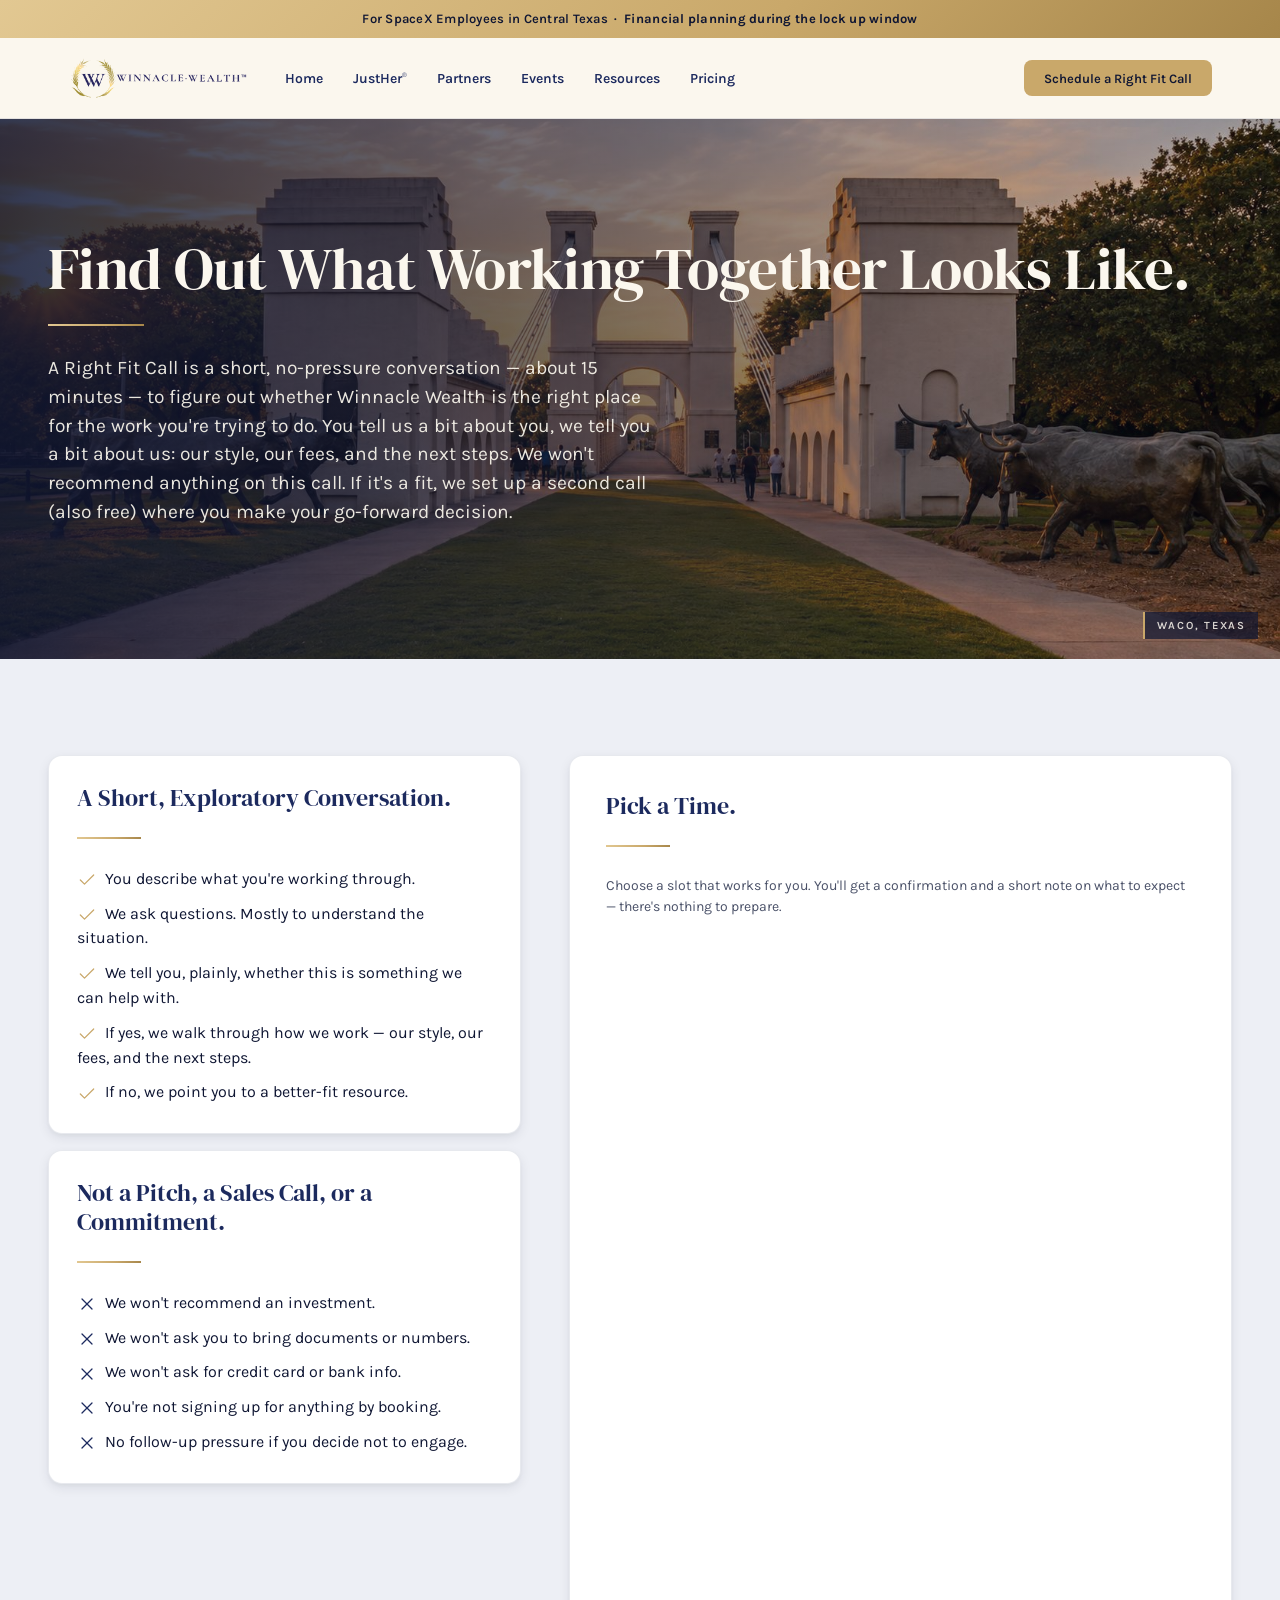
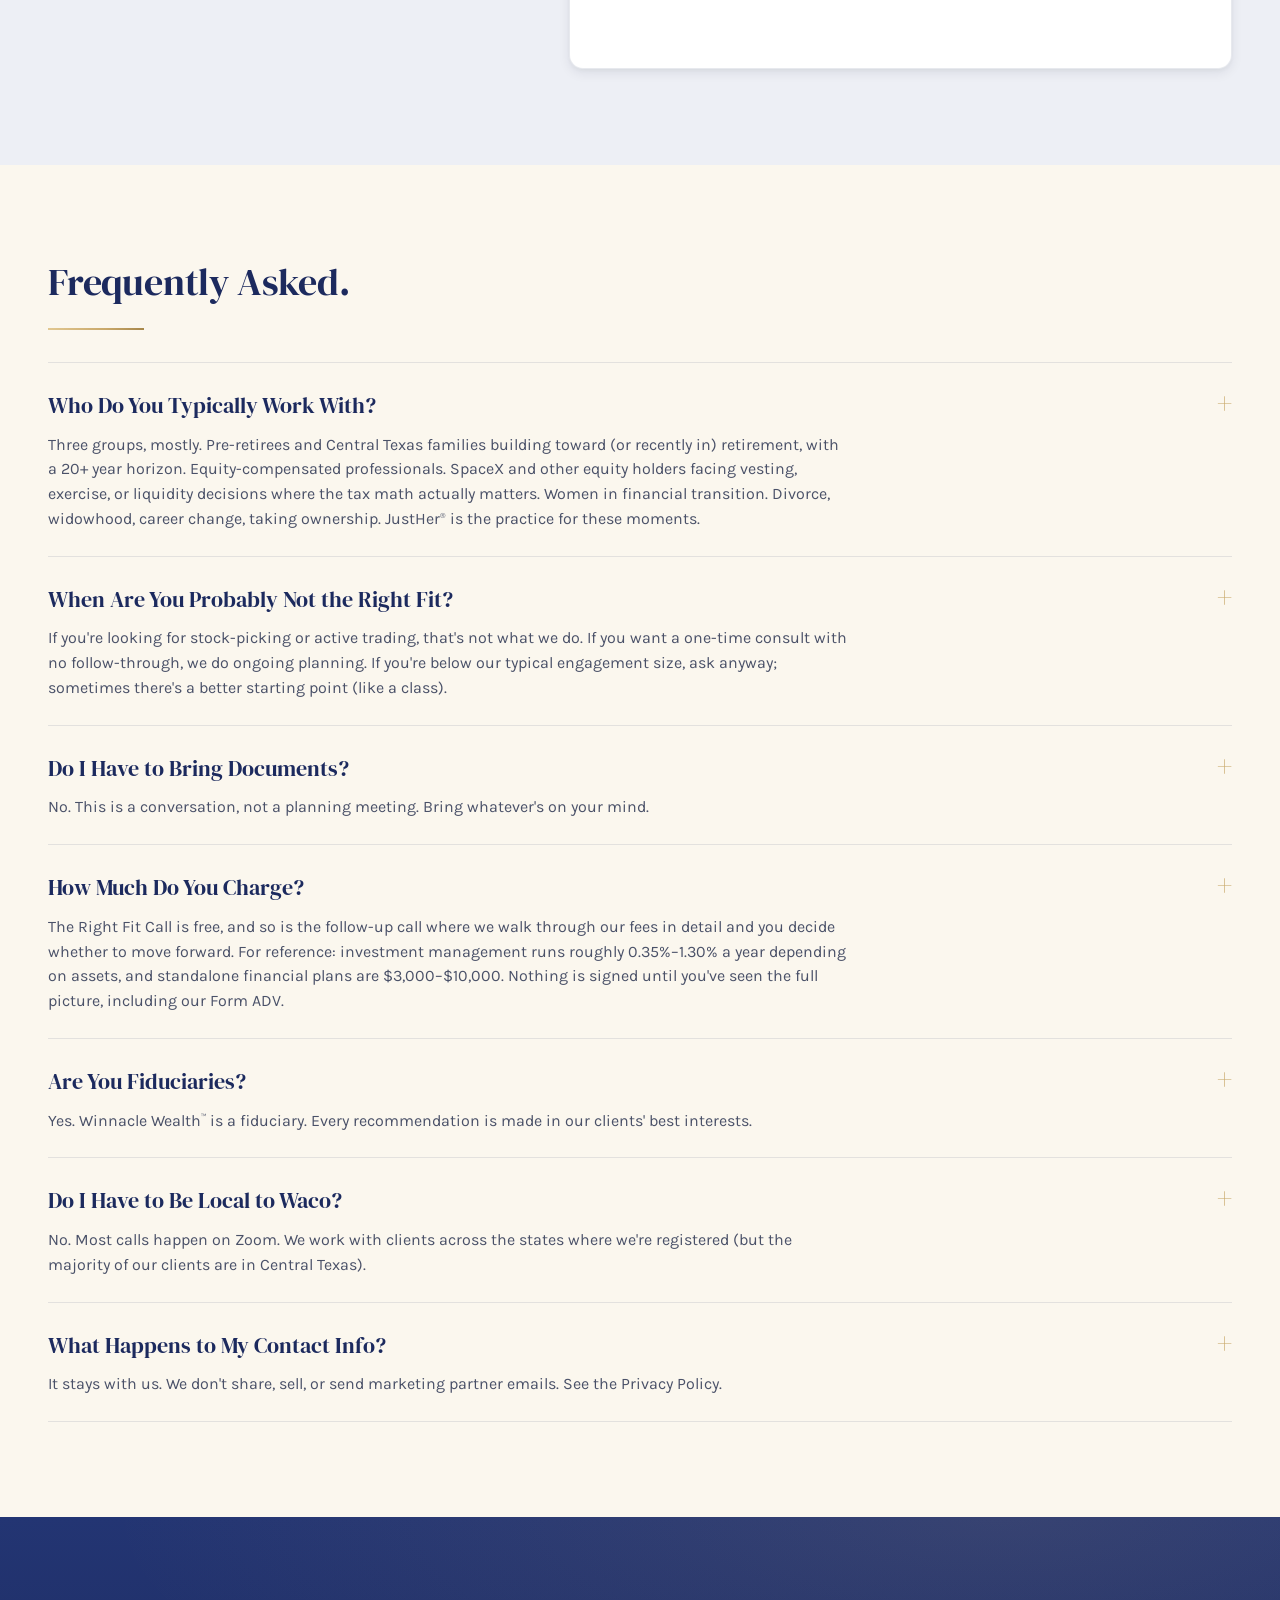
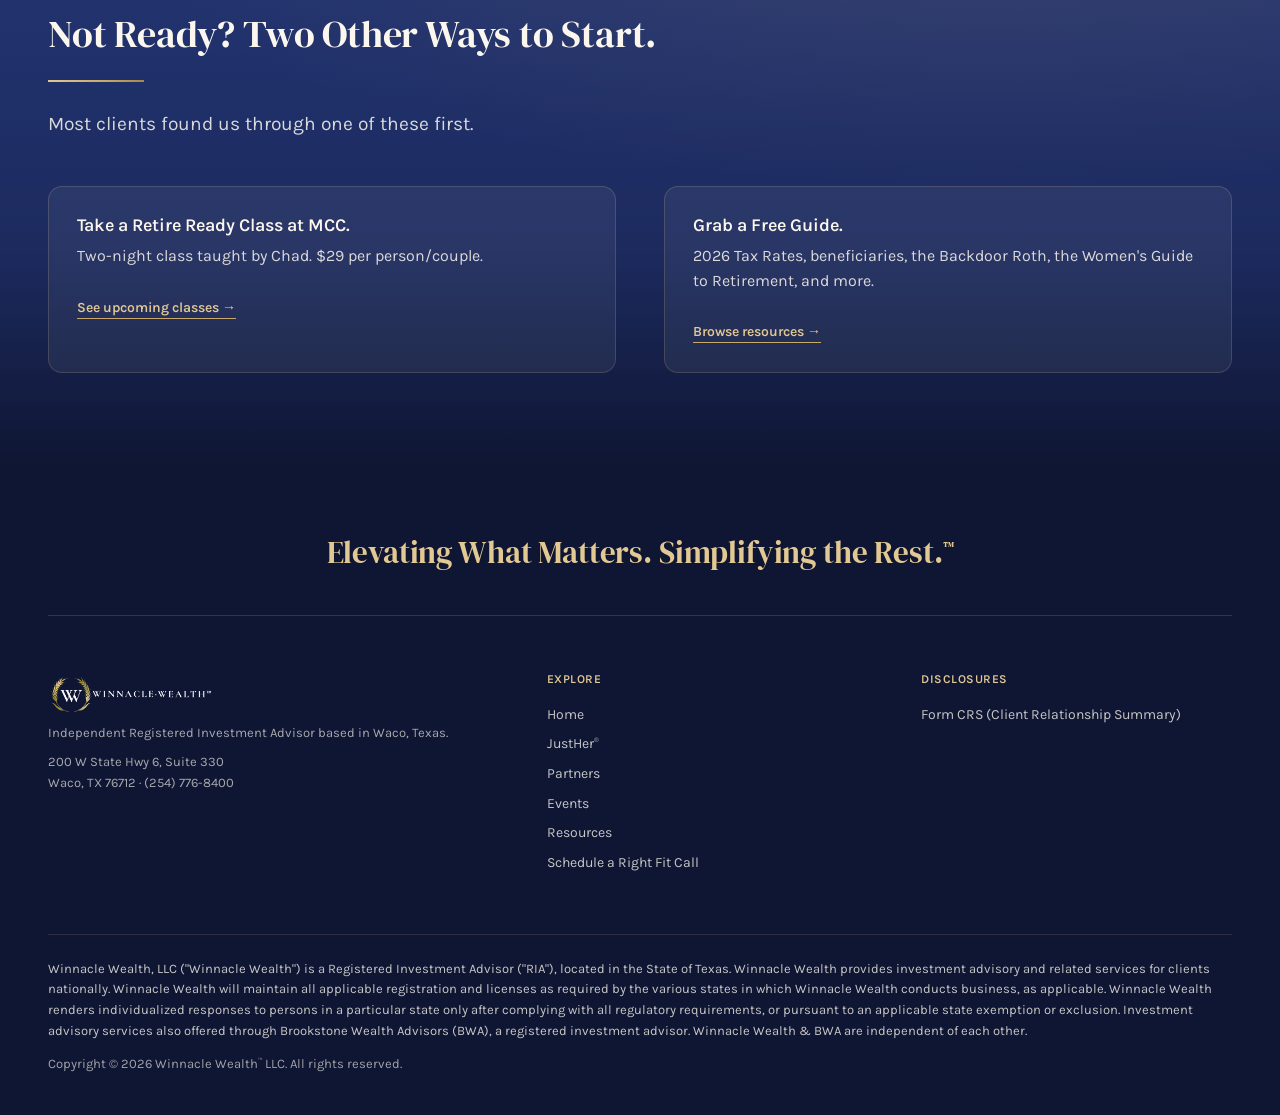
<file: right-fit.html>
<!doctype html>
<html lang="en">
<head>
<!-- Google tag (gtag.js) -->
<script async src="https://www.googletagmanager.com/gtag/js?id=G-VHQDHW107R"></script>
<script>
  window.dataLayer = window.dataLayer || [];
  function gtag(){dataLayer.push(arguments);}
  gtag('js', new Date());

  gtag('config', 'G-VHQDHW107R');
</script>
<meta charset="utf-8" />
<meta name="viewport" content="width=device-width,initial-scale=1" />
<title>Schedule a Right Fit Call · Winnacle Wealth</title>
<meta name="description" content="A short, no-pressure conversation to figure out whether Winnacle Wealth is the right place for the work you're trying to do. No pitch." />
<meta name="theme-color" content="#1C2A5E" />
<meta property="og:type" content="website" />
<meta property="og:title" content="Schedule a Right Fit Call · Winnacle Wealth" />
<meta property="og:description" content="A short, no-pressure conversation to figure out whether Winnacle Wealth is the right place for the work you're trying to do. No pitch." />
<link rel="icon" type="image/png" href="assets/favicon.png" />
<link rel="apple-touch-icon" href="assets/apple-touch-icon.png" />
<link rel="preload" href="fonts/Karla-VariableFont_wght.ttf" as="font" type="font/ttf" crossorigin />
<link rel="preload" href="fonts/DMSerifDisplay-Regular.ttf" as="font" type="font/ttf" crossorigin />
<link rel="canonical" href="https://winnaclewealth.com/right-fit" />
<meta property="og:url" content="https://winnaclewealth.com/right-fit" />
<link rel="stylesheet" href="colors_and_type.css" />
<link rel="stylesheet" href="site.css" />
<script src="site.js" defer></script>
</head>
<body>
<svg class="ww-filter-defs" xmlns="http://www.w3.org/2000/svg" width="0" height="0" aria-hidden="true" focusable="false"><defs>
    
    <filter id="ww-duotone-navy" color-interpolation-filters="sRGB">
      <feColorMatrix type="matrix" values="&#xA;        0.299 0.587 0.114 0 0&#xA;        0.299 0.587 0.114 0 0&#xA;        0.299 0.587 0.114 0 0&#xA;        0     0     0     1 0"></feColorMatrix>
      <feComponentTransfer>
        <feFuncR type="table" tableValues="0.059 0.984"></feFuncR>
        <feFuncG type="table" tableValues="0.086 0.969"></feFuncG>
        <feFuncB type="table" tableValues="0.200 0.933"></feFuncB>
      </feComponentTransfer>
    </filter>
    
    <filter id="ww-duotone-navy-gold" color-interpolation-filters="sRGB">
      <feColorMatrix type="matrix" values="&#xA;        0.299 0.587 0.114 0 0&#xA;        0.299 0.587 0.114 0 0&#xA;        0.299 0.587 0.114 0 0&#xA;        0     0     0     1 0"></feColorMatrix>
      <feComponentTransfer>
        <feFuncR type="table" tableValues="0.059 0.788"></feFuncR>
        <feFuncG type="table" tableValues="0.086 0.659"></feFuncG>
        <feFuncB type="table" tableValues="0.200 0.416"></feFuncB>
      </feComponentTransfer>
    </filter>
  </defs></svg>
<a class="util-bar" href="spacex">For SpaceX Employees in Central Texas<span class="util-bar-sep"> &nbsp;·&nbsp; </span><b>Financial planning during the lock up window</b></a>
<nav class="topnav">
    <div class="inner">
      <a href="./"><img src="assets/logo-horz-navy-gold.png" alt="Winnacle Wealth" /></a>
      <ul>
        <li><a href="./">Home</a></li>
        <li><a href="justher">JustHer<sup class="tm">®</sup></a></li>
        <li><a href="partners">Partners</a></li>
        <li><a href="events">Events</a></li>
        <li><a href="resources">Resources</a></li>
        <li><a href="pricing">Pricing</a></li>
      </ul>
      <a href="right-fit" class="nav-cta" style="background: var(--ww-gold); color: var(--ww-navy-deep);">Schedule a Right Fit Call</a>
    </div>
  </nav>

  <!-- 01 Hero -->
  <section class="sec photo-band photo-band--tall">
    <img fetchpriority="high" class="photo-band-bg" src="assets/right-fit-hero.jpg" alt="The Waco Suspension Bridge and Branding the Brazos cattle statues at sunset" />
    <div class="photo-band-scrim"></div>
    <div class="wrap">
      <h1>Find Out What Working Together Looks Like.</h1>
      <hr class="rule-gold" />
      <p class="lede">A Right Fit Call is a short, no-pressure conversation — about 15 minutes — to figure out whether Winnacle Wealth is the right place for the work you're trying to do. You tell us a bit about you, we tell you a bit about us: our style, our fees, and the next steps. We won't recommend anything on this call. If it's a fit, we set up a second call (also free) where you make your go-forward decision.</p>
    </div>
    <div class="photo-stamp">Waco, Texas</div>
  </section>

  <!-- 02 Scheduler -->
  <section class="sec band-tint">
    <div class="wrap">
      <div class="cols-2 cols-2-flip" style="align-items: start; gap: 48px;">

        <div>
          <div class="card mb-16">
            <h3>A Short, Exploratory Conversation.</h3>
            <hr class="rule-gold rule-gold--sm" />
            <ul style="list-style:none; padding:0; margin:0; display:flex; flex-direction:column; gap:10px;">
              <li><svg xmlns="http://www.w3.org/2000/svg" width="24" height="24" viewBox="0 0 24 24" fill="none" stroke="currentColor" stroke-width="1.5" stroke-linecap="round" stroke-linejoin="round" aria-hidden="true" class="icon icon--gold" style="display:inline-block; vertical-align:middle; margin-right:8px;"><path d="M20 6 9 17l-5-5" /></svg>You describe what you're working through.</li>
              <li><svg xmlns="http://www.w3.org/2000/svg" width="24" height="24" viewBox="0 0 24 24" fill="none" stroke="currentColor" stroke-width="1.5" stroke-linecap="round" stroke-linejoin="round" aria-hidden="true" class="icon icon--gold" style="display:inline-block; vertical-align:middle; margin-right:8px;"><path d="M20 6 9 17l-5-5" /></svg>We ask questions. Mostly to understand the situation.</li>
              <li><svg xmlns="http://www.w3.org/2000/svg" width="24" height="24" viewBox="0 0 24 24" fill="none" stroke="currentColor" stroke-width="1.5" stroke-linecap="round" stroke-linejoin="round" aria-hidden="true" class="icon icon--gold" style="display:inline-block; vertical-align:middle; margin-right:8px;"><path d="M20 6 9 17l-5-5" /></svg>We tell you, plainly, whether this is something we can help with.</li>
              <li><svg xmlns="http://www.w3.org/2000/svg" width="24" height="24" viewBox="0 0 24 24" fill="none" stroke="currentColor" stroke-width="1.5" stroke-linecap="round" stroke-linejoin="round" aria-hidden="true" class="icon icon--gold" style="display:inline-block; vertical-align:middle; margin-right:8px;"><path d="M20 6 9 17l-5-5" /></svg>If yes, we walk through how we work — our style, our fees, and the next steps.</li>
              <li><svg xmlns="http://www.w3.org/2000/svg" width="24" height="24" viewBox="0 0 24 24" fill="none" stroke="currentColor" stroke-width="1.5" stroke-linecap="round" stroke-linejoin="round" aria-hidden="true" class="icon icon--gold" style="display:inline-block; vertical-align:middle; margin-right:8px;"><path d="M20 6 9 17l-5-5" /></svg>If no, we point you to a better-fit resource.</li>
            </ul>
          </div>

          <div class="card">
            <h3>Not a Pitch, a Sales Call, or a Commitment.</h3>
            <hr class="rule-gold rule-gold--sm" />
            <ul style="list-style:none; padding:0; margin:0; display:flex; flex-direction:column; gap:10px;">
              <li><svg xmlns="http://www.w3.org/2000/svg" width="24" height="24" viewBox="0 0 24 24" fill="none" stroke="currentColor" stroke-width="1.5" stroke-linecap="round" stroke-linejoin="round" aria-hidden="true" class="icon" style="display:inline-block; vertical-align:middle; margin-right:8px;"><path d="M18 6 6 18" /> <path d="m6 6 12 12" /></svg>We won't recommend an investment.</li>
              <li><svg xmlns="http://www.w3.org/2000/svg" width="24" height="24" viewBox="0 0 24 24" fill="none" stroke="currentColor" stroke-width="1.5" stroke-linecap="round" stroke-linejoin="round" aria-hidden="true" class="icon" style="display:inline-block; vertical-align:middle; margin-right:8px;"><path d="M18 6 6 18" /> <path d="m6 6 12 12" /></svg>We won't ask you to bring documents or numbers.</li>
              <li><svg xmlns="http://www.w3.org/2000/svg" width="24" height="24" viewBox="0 0 24 24" fill="none" stroke="currentColor" stroke-width="1.5" stroke-linecap="round" stroke-linejoin="round" aria-hidden="true" class="icon" style="display:inline-block; vertical-align:middle; margin-right:8px;"><path d="M18 6 6 18" /> <path d="m6 6 12 12" /></svg>We won't ask for credit card or bank info.</li>
              <li><svg xmlns="http://www.w3.org/2000/svg" width="24" height="24" viewBox="0 0 24 24" fill="none" stroke="currentColor" stroke-width="1.5" stroke-linecap="round" stroke-linejoin="round" aria-hidden="true" class="icon" style="display:inline-block; vertical-align:middle; margin-right:8px;"><path d="M18 6 6 18" /> <path d="m6 6 12 12" /></svg>You're not signing up for anything by booking.</li>
              <li><svg xmlns="http://www.w3.org/2000/svg" width="24" height="24" viewBox="0 0 24 24" fill="none" stroke="currentColor" stroke-width="1.5" stroke-linecap="round" stroke-linejoin="round" aria-hidden="true" class="icon" style="display:inline-block; vertical-align:middle; margin-right:8px;"><path d="M18 6 6 18" /> <path d="m6 6 12 12" /></svg>No follow-up pressure if you decide not to engage.</li>
            </ul>
          </div>
        </div>

        <div class="card" style="padding: 36px;">
          <h3>Pick a Time.</h3>
          <hr class="rule-gold rule-gold--sm" />
          <p class="body-sm">Choose a slot that works for you. You'll get a confirmation and a short note on what to expect — there's nothing to prepare.</p>
          <!-- Calendly inline widget -->
          <div class="calendly-inline-widget" data-url="https://calendly.com/steven-winnaclewealth/15-minute-right-fit-call?hide_gdpr_banner=1" style="min-width:280px;height:700px;" data-resize="true"></div>
          <script src="https://assets.calendly.com/assets/external/widget.js" async></script>
        </div>
      </div>
    </div>
  </section>

  <!-- 03 FAQ -->
  <section class="sec">
    <div class="wrap">
      <h2>Frequently Asked.</h2>
      <hr class="rule-gold" />

      <div class="mt-32">
        <div class="faq-item">
          <h3>Who Do You Typically Work With?</h3>
          <p>Three groups, mostly. Pre-retirees and Central Texas families building toward (or recently in) retirement, with a 20+ year horizon. Equity-compensated professionals. SpaceX and other equity holders facing vesting, exercise, or liquidity decisions where the tax math actually matters. Women in financial transition. Divorce, widowhood, career change, taking ownership. JustHer<sup class="tm">®</sup> is the practice for these moments.</p>
        </div>
        <div class="faq-item">
          <h3>When Are You Probably Not the Right Fit?</h3>
          <p>If you're looking for stock-picking or active trading, that's not what we do. If you want a one-time consult with no follow-through, we do ongoing planning. If you're below our typical engagement size, ask anyway; sometimes there's a better starting point (like a class).</p>
        </div>
        <div class="faq-item">
          <h3>Do I Have to Bring Documents?</h3>
          <p>No. This is a conversation, not a planning meeting. Bring whatever's on your mind.</p>
        </div>
        <div class="faq-item">
          <h3>How Much Do You Charge?</h3>
          <p>The Right Fit Call is free, and so is the follow-up call where we walk through our fees in detail and you decide whether to move forward. For reference: investment management runs roughly 0.35%–1.30% a year depending on assets, and standalone financial plans are $3,000–$10,000. Nothing is signed until you've seen the full picture, including our Form ADV.</p>
        </div>
        <div class="faq-item">
          <h3>Are You Fiduciaries?</h3>
          <p>Yes. Winnacle Wealth<sup class="tm">™</sup> is a fiduciary. Every recommendation is made in our clients' best interests.</p>
        </div>
        <div class="faq-item">
          <h3>Do I Have to Be Local to Waco?</h3>
          <p>No. Most calls happen on Zoom. We work with clients across the states where we're registered (but the majority of our clients are in Central Texas).</p>
        </div>
        <div class="faq-item">
          <h3>What Happens to My Contact Info?</h3>
          <p>It stays with us. We don't share, sell, or send marketing partner emails. See the Privacy Policy.</p>
        </div>
      </div>
    </div>
  </section>

  <!-- 04 Alternative paths (dark) -->
  <section class="sec band-dark">
    <div class="wrap">
      <h2>Not Ready? Two Other Ways to Start.</h2>
      <hr class="rule-gold" />
      <p class="lede">Most clients found us through one of these first.</p>

      <div class="cols-2 mt-48">
        <div class="card">
          <h4>Take a Retire Ready Class at MCC.</h4>
          <p>Two-night class taught by Chad. $29 per person/couple.</p>
          <a href="events" class="btn-link mt-16">See upcoming classes →</a>
        </div>
        <div class="card">
          <h4>Grab a Free Guide.</h4>
          <p>2026 Tax Rates, beneficiaries, the Backdoor Roth, the Women's Guide to Retirement, and more.</p>
          <a href="resources" class="btn-link mt-16">Browse resources →</a>
        </div>
      </div>
    </div>
  </section>


  <footer class="foot">
    <div class="foot-tagline">Elevating What Matters. Simplifying the Rest.<sup class="tm">™</sup></div>
    <div class="wrap">
      <div>
        <img loading="lazy" src="assets/logo-horz-white-gold.png" alt="Winnacle Wealth" />
        <p class="mt-16">Independent Registered Investment Advisor based in Waco, Texas.</p>
        <p>200 W State Hwy 6, Suite 330<br />Waco, TX 76712 · (254) 776-8400</p>
      </div>
      <div>
        <h5>Explore</h5>
        <ul>
          <li><a href="./">Home</a></li>
          <li><a href="justher">JustHer<sup class="tm">®</sup></a></li>
          <li><a href="partners">Partners</a></li>
          <li><a href="events">Events</a></li>
          <li><a href="resources">Resources</a></li>
          <li><a href="right-fit">Schedule a Right Fit Call</a></li>
        </ul>
      </div>
      <div>
        <h5>Disclosures</h5>
        <ul>
          <li><a href="https://reports.adviserinfo.sec.gov/crs/crs_317181.pdf" target="_blank" rel="noopener">Form CRS (Client Relationship Summary)</a></li>
        </ul>
      </div>
    </div>
    <div class="foot-bottom">
      <p style="color: rgba(251,247,238,0.78); margin-bottom: 12px;">Winnacle Wealth, LLC ("Winnacle Wealth") is a Registered Investment Advisor ("RIA"), located in the State of Texas. Winnacle Wealth provides investment advisory and related services for clients nationally. Winnacle Wealth will maintain all applicable registration and licenses as required by the various states in which Winnacle Wealth conducts business, as applicable. Winnacle Wealth renders individualized responses to persons in a particular state only after complying with all regulatory requirements, or pursuant to an applicable state exemption or exclusion. Investment advisory services also offered through Brookstone Wealth Advisors (BWA), a registered investment advisor. Winnacle Wealth &amp; BWA are independent of each other.</p>
      <p style="color: rgba(251,247,238,0.62);">Copyright © 2026 Winnacle Wealth<sup class="tm">™</sup> LLC. All rights reserved.</p>
    </div>
  </footer>
</body>
</html>
</file>
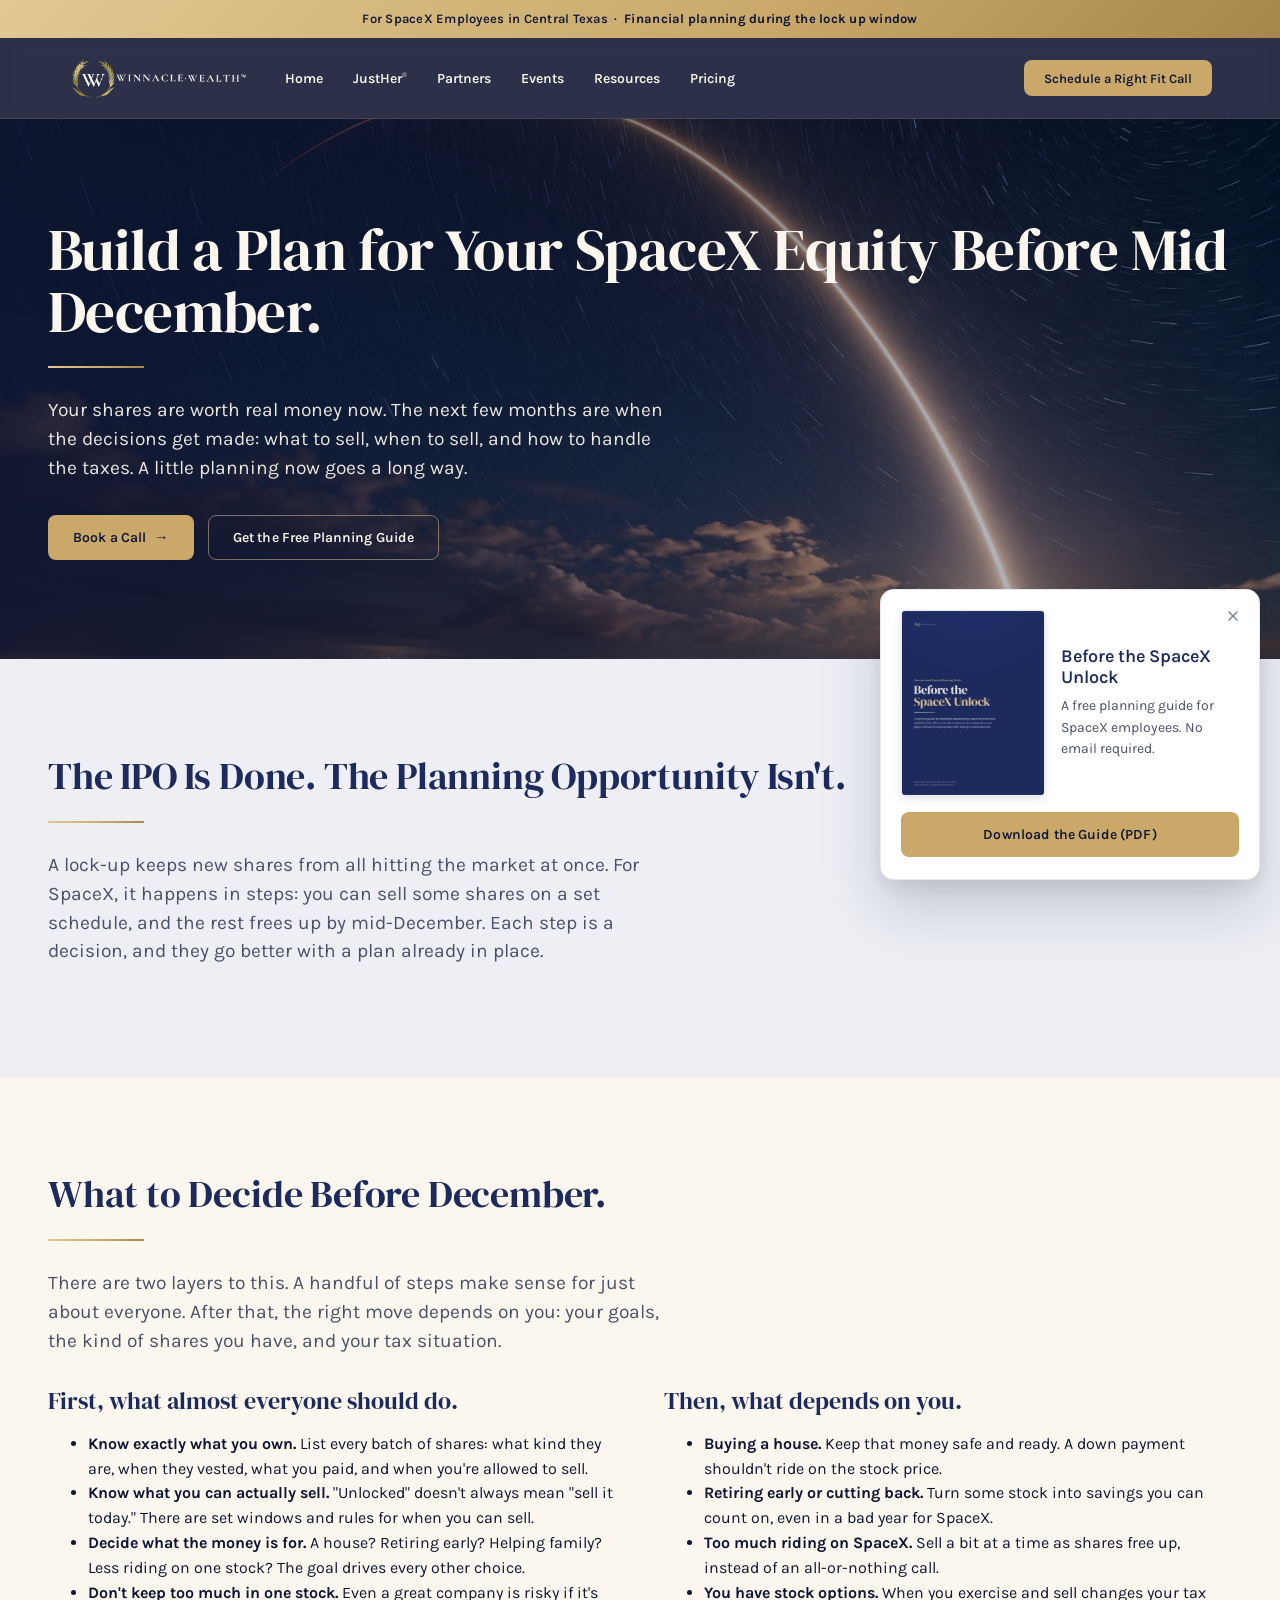
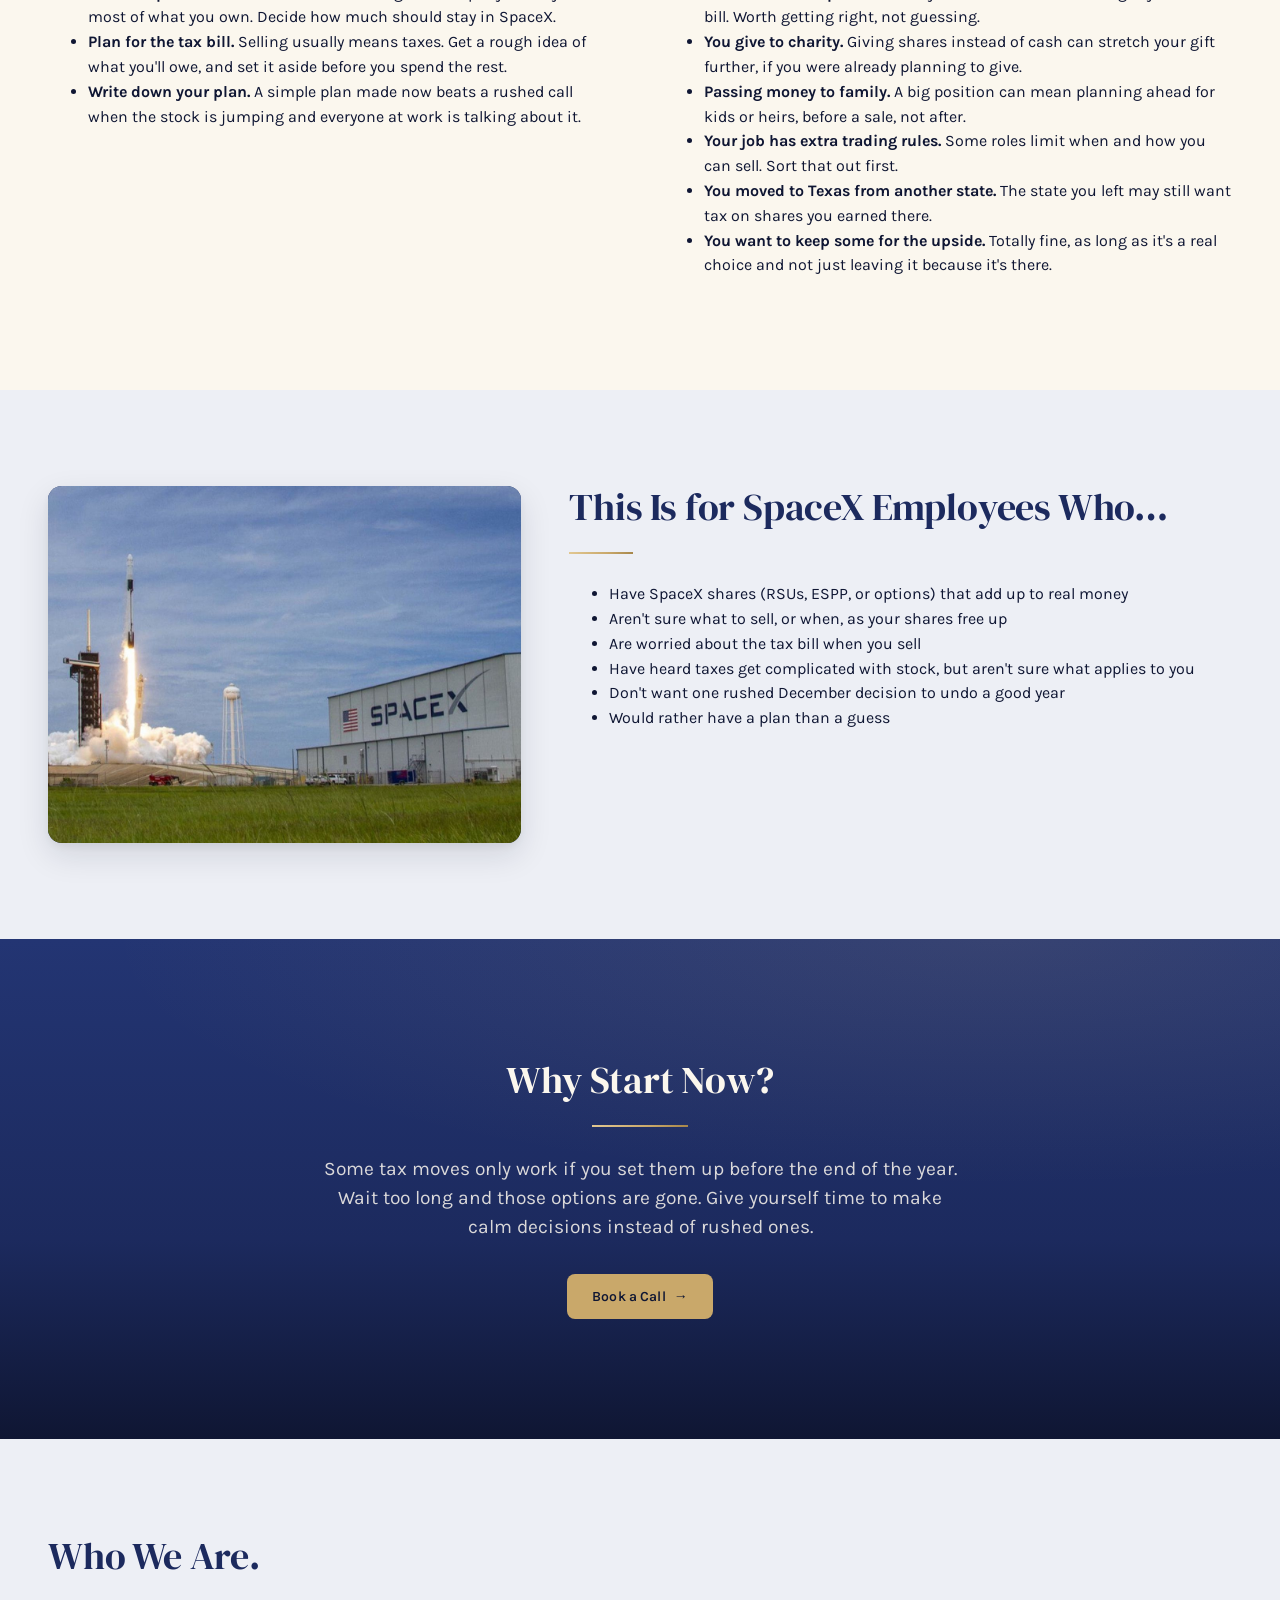
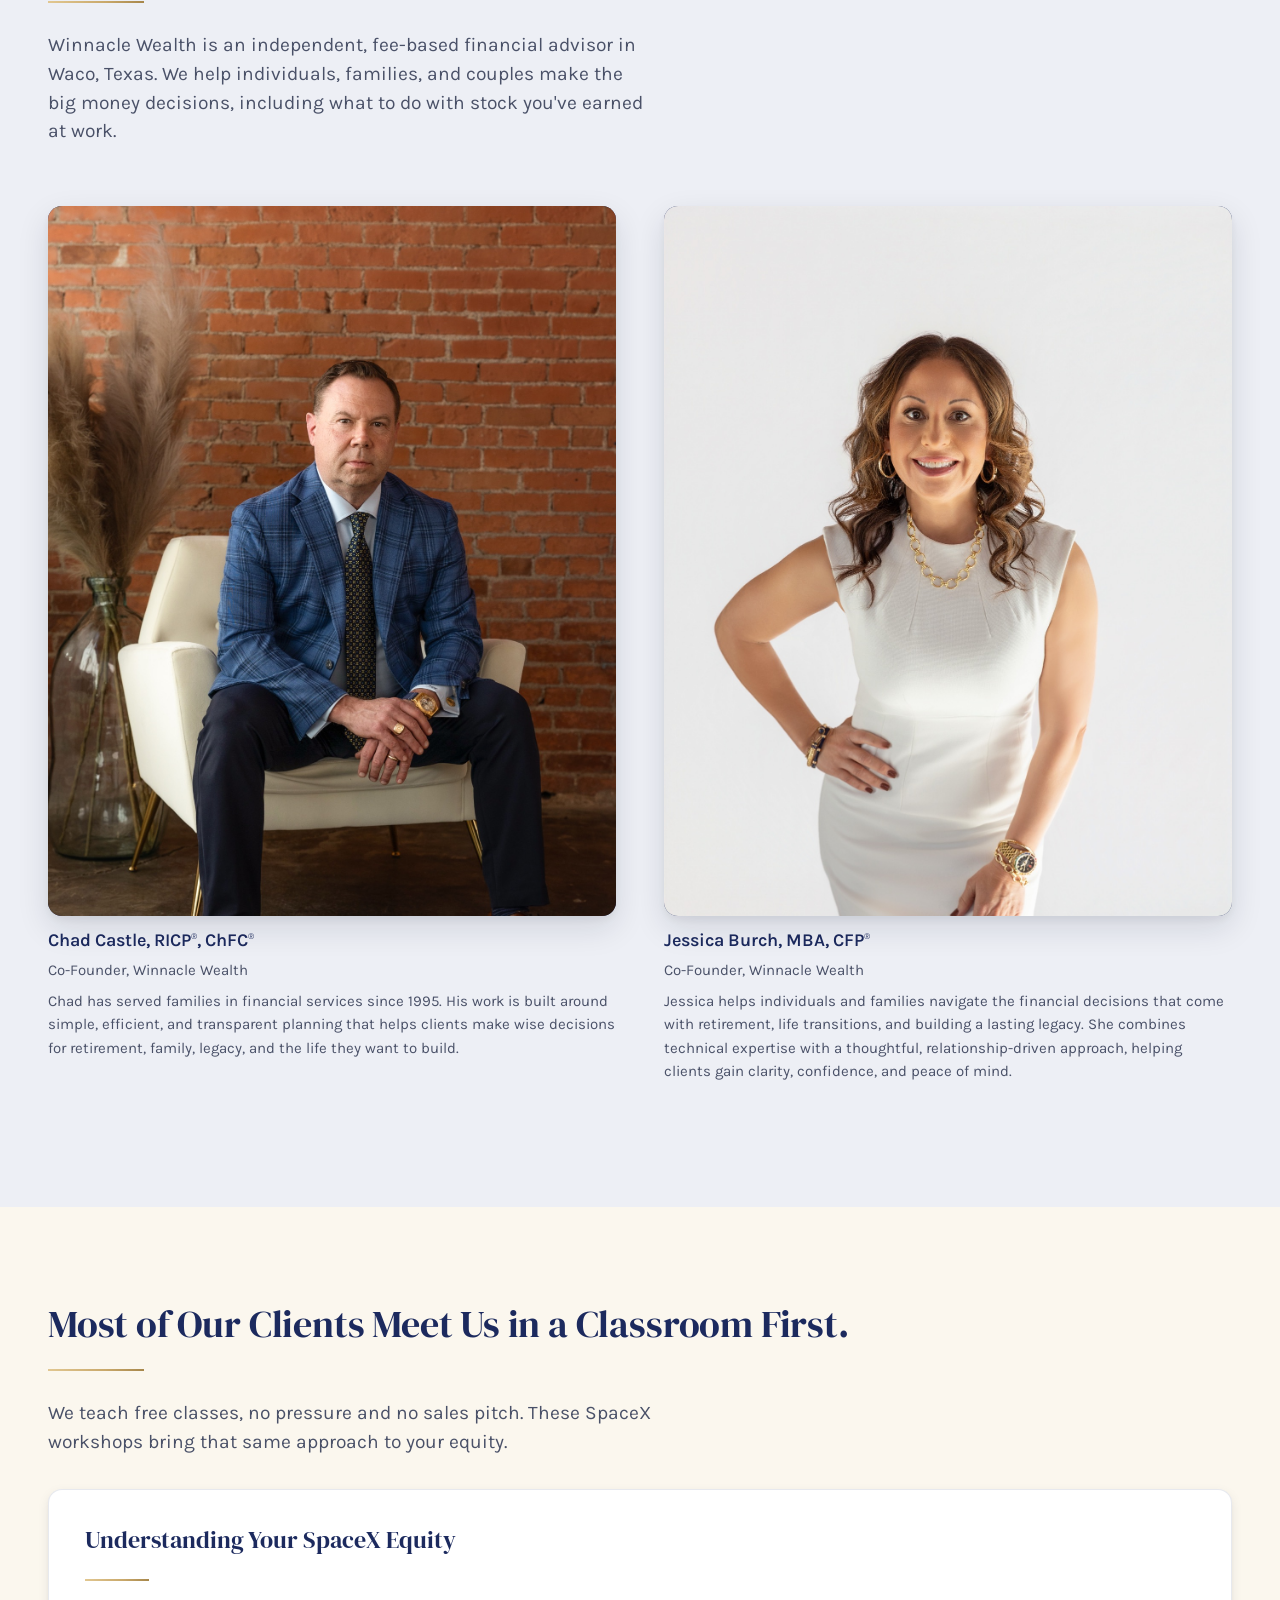
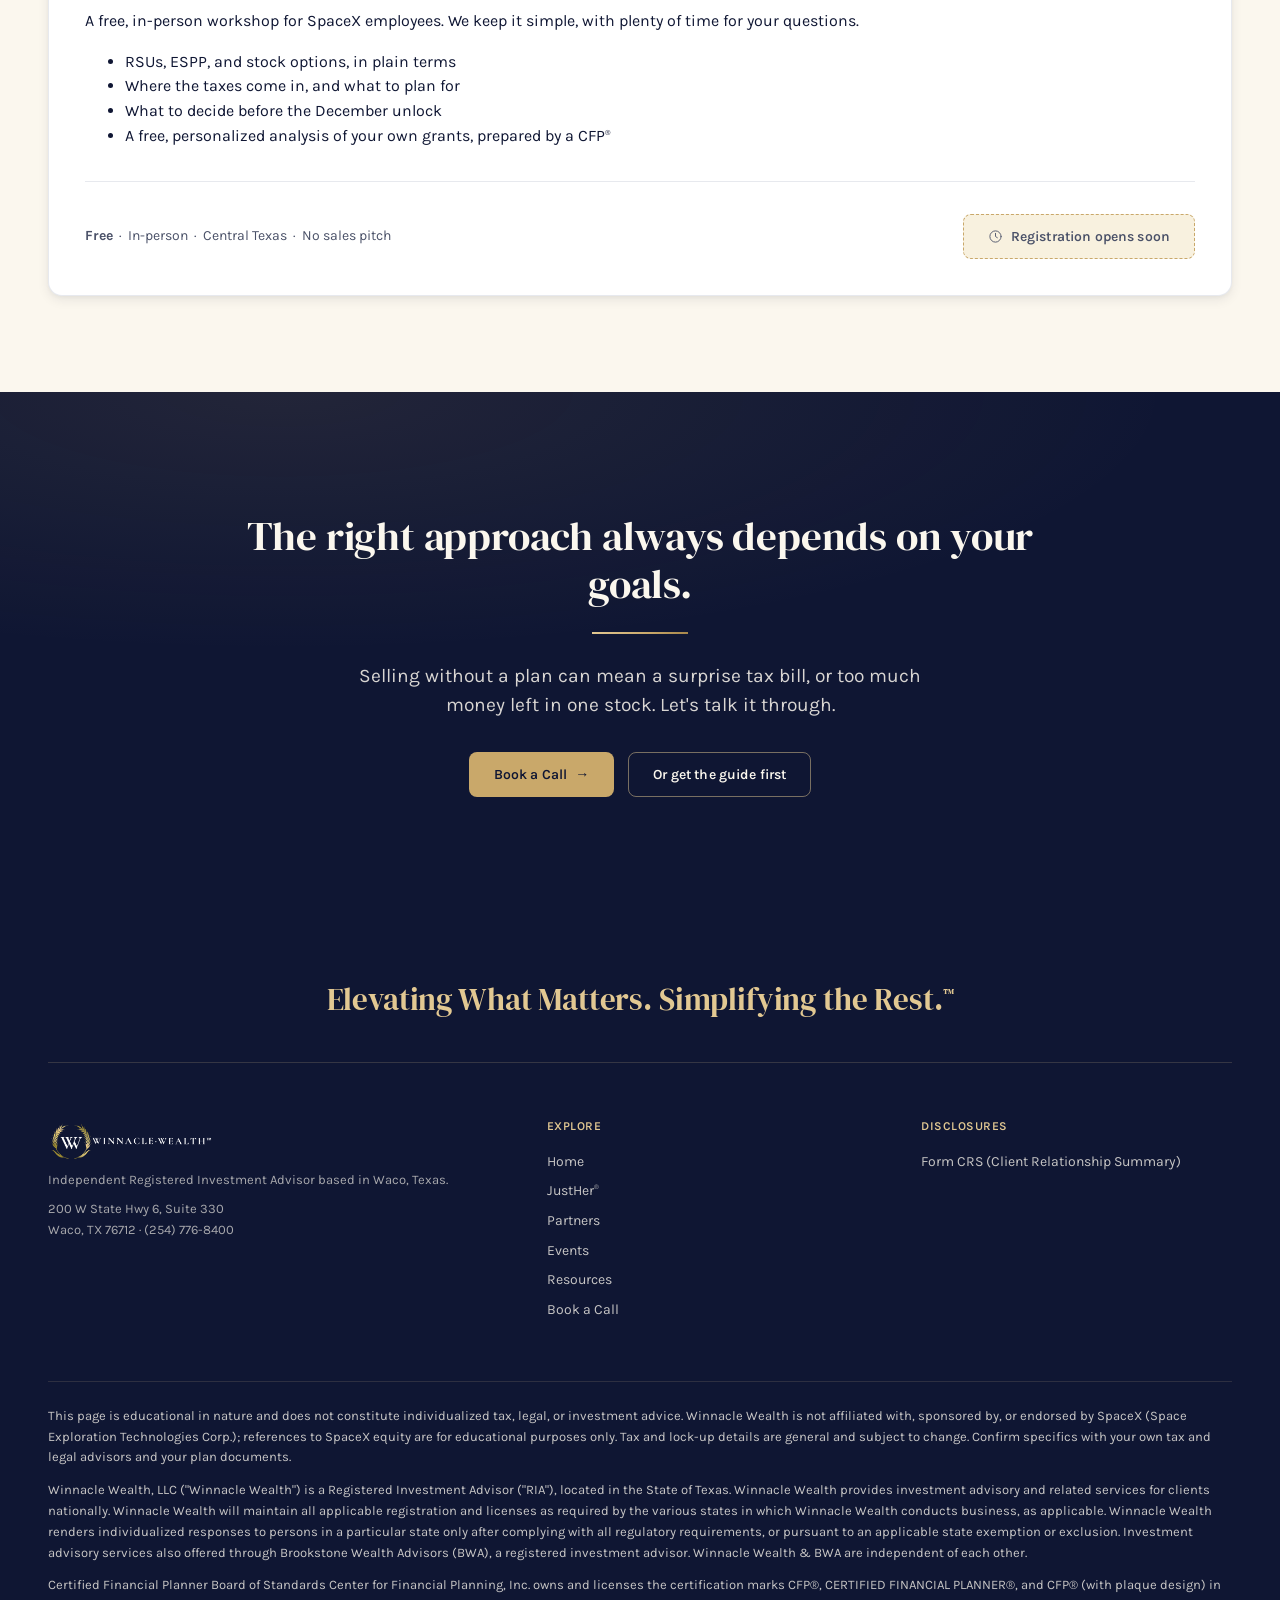
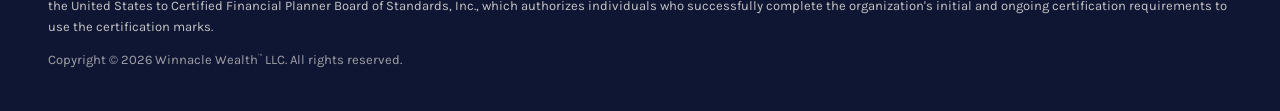
<file: spacex.html>
<!doctype html>
<html lang="en">
<head>
<!-- Google tag (gtag.js) -->
<script async src="https://www.googletagmanager.com/gtag/js?id=G-VHQDHW107R"></script>
<script>
  window.dataLayer = window.dataLayer || [];
  function gtag(){dataLayer.push(arguments);}
  gtag('js', new Date());

  gtag('config', 'G-VHQDHW107R');
</script>
<meta charset="utf-8" />
<meta name="viewport" content="width=device-width,initial-scale=1" />
<title>SpaceX Equity & the Post-IPO Lock-Up: Planning for SpaceX Employees · Winnacle Wealth</title>
<meta name="description" content="SpaceX is public, and your shares free up in steps through mid-December. For SpaceX employees in Central Texas, this is the time to plan what to sell, when, and how to handle the taxes, with an independent, fee-based advisor in Waco." />
<meta name="theme-color" content="#1C2A5E" />
<meta property="og:type" content="website" />
<meta property="og:title" content="Your SpaceX Equity Is Public Now. The Planning Window Is Open. · Winnacle Wealth" />
<meta property="og:description" content="Your SpaceX shares free up in steps through mid-December. Now is the time to plan what to sell, when, and how to handle the taxes. Talk it through with a Waco-based advisor." />
<meta property="og:image" content="https://winnaclewealth.com/assets/spacex.jpg" />
<link rel="icon" type="image/png" href="assets/favicon.png" />
<link rel="apple-touch-icon" href="assets/apple-touch-icon.png" />
<link rel="preload" href="fonts/Karla-VariableFont_wght.ttf" as="font" type="font/ttf" crossorigin />
<link rel="preload" href="fonts/DMSerifDisplay-Regular.ttf" as="font" type="font/ttf" crossorigin />
<link rel="canonical" href="https://winnaclewealth.com/spacex" />
<meta property="og:url" content="https://winnaclewealth.com/spacex" />
<link rel="stylesheet" href="colors_and_type.css" />
<link rel="stylesheet" href="site.css" />
<script src="site.js" defer></script>
<style>
  /* ── Page-scoped extras for the SpaceX landing page. ──
     The hero uses the plain brand photo-band pattern (like partners/right-fit), no
     custom CSS. What remains here: a small mobile spacing tweak and the guide popup. ── */

  @media (max-width: 680px) {
    /* Tighten the airy subhead gaps */
    .wrap h3.mt-48 { margin-top: 28px; }
    .wrap h3.mt-48 + .cols-3,
    .wrap h3.mt-48 + .lede { margin-top: 14px; }
    /* Advisor cards: cap the whole tile so the photo and the text below it share one width and line up */
    .tile { max-width: 280px; margin-left: auto; margin-right: auto; }
    /* All buttons full-width, matching the hero buttons */
    .btn { width: 100%; justify-content: center; }
    /* Hide the workshop meta line on mobile (the button carries the section) */
    .workshop-meta { display: none; }
  }

  /* Guide download popup (subtle, bottom-right, dismissible) */
  .guide-pop {
    position: fixed;
    right: 20px; bottom: 20px;
    z-index: 50;
    width: min(380px, calc(100vw - 40px));
    background: var(--bg-surface);
    border: 1px solid var(--border-soft);
    border-radius: var(--radius-lg);
    box-shadow: var(--shadow-4);
    padding: 20px 20px 22px;
    opacity: 0;
    transform: translateY(14px);
    transition: opacity var(--dur-base) var(--ease-standard), transform var(--dur-base) var(--ease-standard);
  }
  .guide-pop.is-visible { opacity: 1; transform: translateY(0); }
  .guide-pop[hidden] { display: none; }
  .guide-pop-top { display: flex; gap: 16px; align-items: center; margin-bottom: 16px; }
  .guide-pop-cover {
    display: block;
    flex: 0 0 auto;
    width: 144px; height: auto;
    border-radius: var(--radius-sm);
    border: 1px solid var(--border-soft);
    box-shadow: var(--shadow-2);
  }
  .guide-pop-top h4 { margin: 0 0 6px; padding-right: 18px; }
  .guide-pop-top .body-sm { margin: 0; }
  .guide-pop-close {
    position: absolute; top: 12px; right: 12px;
    width: 28px; height: 28px;
    display: inline-flex; align-items: center; justify-content: center;
    background: transparent; border: 0; cursor: pointer;
    color: var(--ww-stone); border-radius: var(--radius-sm);
    transition: color var(--dur-fast) var(--ease-standard), background var(--dur-fast) var(--ease-standard);
  }
  .guide-pop-close:hover { color: var(--ww-navy); background: var(--ww-navy-50); }
  @media (max-width: 480px) {
    .guide-pop { right: 12px; bottom: 12px; left: 12px; width: auto; }
  }

</style>
<script type="application/ld+json">
{
  "@context": "https://schema.org",
  "@type": "FinancialService",
  "name": "Winnacle Wealth",
  "legalName": "Winnacle Wealth, LLC",
  "url": "https://winnaclewealth.com/",
  "logo": "https://winnaclewealth.com/assets/logo-horz-navy-gold.png",
  "telephone": "+1-254-776-8400",
  "email": "hello@winnaclewealth.com",
  "priceRange": "$$",
  "address": {
    "@type": "PostalAddress",
    "streetAddress": "200 W State Hwy 6, Suite 330",
    "addressLocality": "Waco",
    "addressRegion": "TX",
    "postalCode": "76712",
    "addressCountry": "US"
  },
  "areaServed": "United States",
  "description": "Financial planning for SpaceX employees navigating the post-IPO equity lock-up, from an independent, fee-based RIA in Waco, Texas."
}
</script>
</head>
<body class="page--dark">
<svg class="ww-filter-defs" xmlns="http://www.w3.org/2000/svg" width="0" height="0" aria-hidden="true" focusable="false"><defs>
    <filter id="ww-duotone-navy" color-interpolation-filters="sRGB">
      <feColorMatrix type="matrix" values="&#xA;        0.299 0.587 0.114 0 0&#xA;        0.299 0.587 0.114 0 0&#xA;        0.299 0.587 0.114 0 0&#xA;        0     0     0     1 0"></feColorMatrix>
      <feComponentTransfer>
        <feFuncR type="table" tableValues="0.059 0.984"></feFuncR>
        <feFuncG type="table" tableValues="0.086 0.969"></feFuncG>
        <feFuncB type="table" tableValues="0.200 0.933"></feFuncB>
      </feComponentTransfer>
    </filter>
    <filter id="ww-duotone-navy-gold" color-interpolation-filters="sRGB">
      <feColorMatrix type="matrix" values="&#xA;        0.299 0.587 0.114 0 0&#xA;        0.299 0.587 0.114 0 0&#xA;        0.299 0.587 0.114 0 0&#xA;        0     0     0     1 0"></feColorMatrix>
      <feComponentTransfer>
        <feFuncR type="table" tableValues="0.059 0.788"></feFuncR>
        <feFuncG type="table" tableValues="0.086 0.659"></feFuncG>
        <feFuncB type="table" tableValues="0.200 0.416"></feFuncB>
      </feComponentTransfer>
    </filter>
  </defs></svg>

  <!-- Utility bar (new element, a candidate to reuse on the main site, where it links here) -->
  <!-- href points to the published path /spacex; on this page it self-links (harmless). Local preview will 404 until published as spacex.html. -->
  <a class="util-bar" href="spacex">For SpaceX Employees in Central Texas<span class="util-bar-sep"> &nbsp;·&nbsp; </span><b>Financial planning during the lock up window</b></a>

  <!-- ── Nav ── -->
  <nav class="topnav">
    <div class="inner">
      <a href="./"><img src="assets/logo-horz-white-gold.png" alt="Winnacle Wealth" /></a>
      <ul>
        <li><a href="./">Home</a></li>
        <li><a href="justher">JustHer<sup class="tm">®</sup></a></li>
        <li><a href="partners">Partners</a></li>
        <li><a href="events">Events</a></li>
        <li><a href="resources">Resources</a></li>
        <li><a href="pricing">Pricing</a></li>
      </ul>
      <a href="right-fit" class="nav-cta">Schedule a Right Fit Call</a>
    </div>
  </nav>

  <!-- 01 Hero: full-bleed photo band -->
  <section class="sec photo-band photo-band--tall">
    <img fetchpriority="high" class="photo-band-bg" src="assets/spacex.jpg" alt="A SpaceX rocket arcing into the night sky over the coast" style="transform: scaleX(-1);" />
    <div class="photo-band-scrim"></div>
    <div class="wrap">
      <h1>Build a Plan for Your SpaceX Equity Before Mid December.</h1>
      <hr class="rule-gold" />
      <p class="lede">Your shares are worth real money now. The next few months are when the decisions get made: what to sell, when to sell, and how to handle the taxes. A little planning now goes a long way.</p>
      <div class="hero-actions">
        <!-- TODO: swap for a dedicated SpaceX booking link when ready -->
        <a href="right-fit" class="btn btn--gold">Book a Call <span class="arrow">→</span></a>
        <a href="assets/spacex-unlock-guide.pdf" download class="btn btn--ghost-light">Get the Free Planning Guide</a>
      </div>
    </div>
  </section>

  <!-- 02 The window -->
  <section class="sec band-tint">
    <div class="wrap">
      <h2>The IPO Is Done. The Planning Opportunity Isn't.</h2>
      <hr class="rule-gold" />
      <p class="lede">A lock-up keeps new shares from all hitting the market at once. For SpaceX, it happens in steps: you can sell some shares on a set schedule, and the rest frees up by mid-December. Each step is a decision, and they go better with a plan already in place.</p>
    </div>
  </section>

  <!-- 04 What to decide: universal steps + the part that depends on you -->
  <section class="sec">
    <div class="wrap">
      <h2>What to Decide Before December.</h2>
      <hr class="rule-gold" />
      <p class="lede">There are two layers to this. A handful of steps make sense for just about everyone. After that, the right move depends on you: your goals, the kind of shares you have, and your tax situation.</p>

      <div class="cols-2 mt-32">
        <div>
          <h3>First, what almost everyone should do.</h3>
          <ul class="mt-16">
            <li><strong>Know exactly what you own.</strong> List every batch of shares: what kind they are, when they vested, what you paid, and when you're allowed to sell.</li>
            <li><strong>Know what you can actually sell.</strong> "Unlocked" doesn't always mean "sell it today." There are set windows and rules for when you can sell.</li>
            <li><strong>Decide what the money is for.</strong> A house? Retiring early? Helping family? Less riding on one stock? The goal drives every other choice.</li>
            <li><strong>Don't keep too much in one stock.</strong> Even a great company is risky if it's most of what you own. Decide how much should stay in SpaceX.</li>
            <li><strong>Plan for the tax bill.</strong> Selling usually means taxes. Get a rough idea of what you'll owe, and set it aside before you spend the rest.</li>
            <li><strong>Write down your plan.</strong> A simple plan made now beats a rushed call when the stock is jumping and everyone at work is talking about it.</li>
          </ul>
        </div>
        <div>
          <h3>Then, what depends on you.</h3>
          <ul class="mt-16">
            <li><strong>Buying a house.</strong> Keep that money safe and ready. A down payment shouldn't ride on the stock price.</li>
            <li><strong>Retiring early or cutting back.</strong> Turn some stock into savings you can count on, even in a bad year for SpaceX.</li>
            <li><strong>Too much riding on SpaceX.</strong> Sell a bit at a time as shares free up, instead of an all-or-nothing call.</li>
            <li><strong>You have stock options.</strong> When you exercise and sell changes your tax bill. Worth getting right, not guessing.</li>
            <li><strong>You give to charity.</strong> Giving shares instead of cash can stretch your gift further, if you were already planning to give.</li>
            <li><strong>Passing money to family.</strong> A big position can mean planning ahead for kids or heirs, before a sale, not after.</li>
            <li><strong>Your job has extra trading rules.</strong> Some roles limit when and how you can sell. Sort that out first.</li>
            <li><strong>You moved to Texas from another state.</strong> The state you left may still want tax on shares you earned there.</li>
            <li><strong>You want to keep some for the upside.</strong> Totally fine, as long as it's a real choice and not just leaving it because it's there.</li>
          </ul>
        </div>
      </div>
    </div>
  </section>

  <!-- 05 Is this you -->
  <section class="sec band-tint">
    <div class="wrap">
      <div class="cols-2 cols-2-flip">
        <div class="photo photo--full photo--fill photo--duotone">
          <img loading="lazy" src="assets/persona-equity.jpg" alt="A SpaceX rocket launching" style="object-position: 25% center;" />
        </div>
        <div>
          <h2>This Is for SpaceX Employees Who…</h2>
          <hr class="rule-gold rule-gold--sm" />
          <ul class="mt-24">
            <li>Have SpaceX shares (RSUs, ESPP, or options) that add up to real money</li>
            <li>Aren't sure what to sell, or when, as your shares free up</li>
            <li>Are worried about the tax bill when you sell</li>
            <li>Have heard taxes get complicated with stock, but aren't sure what applies to you</li>
            <li>Don't want one rushed December decision to undo a good year</li>
            <li>Would rather have a plan than a guess</li>
          </ul>
        </div>
      </div>
    </div>
  </section>

  <!-- 06 Cost of waiting -->
  <section class="sec band-dark">
    <div class="wrap center" style="padding: 24px 0;">
      <h2>Why Start Now?</h2>
      <hr class="rule-gold" style="margin-left:auto;margin-right:auto;" />
      <p class="lede" style="margin: 0 auto; max-width: 640px;">Some tax moves only work if you set them up before the end of the year. Wait too long and those options are gone. Give yourself time to make calm decisions instead of rushed ones.</p>
      <div class="mt-32"><a href="right-fit" class="btn btn--gold">Book a Call <span class="arrow">→</span></a></div>
    </div>
  </section>

  <!-- 08 Who we are (firm + advisors + what to expect, combined) -->
  <section class="sec band-tint">
    <div class="wrap">
      <h2>Who We Are.</h2>
      <hr class="rule-gold" />
      <p class="lede">Winnacle Wealth is an independent, fee-based financial advisor in Waco, Texas. We help individuals, families, and couples make the big money decisions, including what to do with stock you've earned at work.</p>

      <div class="cols-2 mt-32">
        <div class="tile">
          <div class="photo" style="aspect-ratio: 4/5;"><img loading="lazy" src="assets/photo-chad-brick-portrait.jpg" alt="Chad Castle, RICP®, ChFC®" style="object-position: center top;" /></div>
          <h4 class="mt-16">Chad Castle, RICP<sup class="tm">®</sup>, ChFC<sup class="tm">®</sup></h4>
          <p class="body-sm muted" style="margin-bottom:8px;">Co-Founder, Winnacle Wealth</p>
          <p>Chad has served families in financial services since 1995. His work is built around simple, efficient, and transparent planning that helps clients make wise decisions for retirement, family, legacy, and the life they want to build.</p>
        </div>
        <div class="tile">
          <div class="photo" style="aspect-ratio: 4/5;"><img loading="lazy" src="assets/photo-jessica-white-studio.jpg" alt="Jessica Burch, MBA, CFP®" style="object-position: center top;" /></div>
          <h4 class="mt-16">Jessica Burch, MBA, CFP<sup class="tm">®</sup></h4>
          <p class="body-sm muted" style="margin-bottom:8px;">Co-Founder, Winnacle Wealth</p>
          <p>Jessica helps individuals and families navigate the financial decisions that come with retirement, life transitions, and building a lasting legacy. She combines technical expertise with a thoughtful, relationship-driven approach, helping clients gain clarity, confidence, and peace of mind.</p>
        </div>
      </div>
    </div>
  </section>

  <!-- 09 Workshop offer (one consolidated white card) -->
  <section class="sec">
    <div class="wrap">
      <h2>Most of Our Clients Meet Us in a Classroom First.</h2>
      <hr class="rule-gold" />
      <p class="lede">We teach free classes, no pressure and no sales pitch. These SpaceX workshops bring that same approach to your equity.</p>
      <div class="card mt-32" style="padding: 36px;">
        <h3>Understanding Your SpaceX Equity</h3>
        <hr class="rule-gold rule-gold--sm" />
        <p>A free, in-person workshop for SpaceX employees. We keep it simple, with plenty of time for your questions.</p>
        <ul class="mt-16">
          <li>RSUs, ESPP, and stock options, in plain terms</li>
          <li>Where the taxes come in, and what to plan for</li>
          <li>What to decide before the December unlock</li>
          <li>A free, personalized analysis of your own grants, prepared by a CFP<sup class="tm">®</sup></li>
        </ul>
        <hr class="rule-soft" />
        <div class="flex-between">
          <p class="body-sm workshop-meta" style="margin:0;"><strong>Free</strong> &nbsp;·&nbsp; In-person &nbsp;·&nbsp; Central Texas &nbsp;·&nbsp; No sales pitch</p>
          <span class="btn btn--soon" title="New workshop dates are being scheduled."><svg class="clock" xmlns="http://www.w3.org/2000/svg" width="15" height="15" viewBox="0 0 24 24" fill="none" stroke="currentColor" stroke-width="1.6" stroke-linecap="round" stroke-linejoin="round" aria-hidden="true"><circle cx="12" cy="12" r="9"/><path d="M12 7v5l3 2"/></svg> Registration opens soon</span>
        </div>
      </div>
    </div>
  </section>

  <!-- 10 Final CTA -->
  <section class="sec band-deep">
    <div class="wrap center" style="padding: 24px 0;">
      <h2 class="pull" style="max-width: 820px; margin: 0 auto;">The right approach always depends on your goals.</h2>
      <hr class="rule-gold" style="margin-left:auto;margin-right:auto;" />
      <p class="lede" style="margin: 0 auto; max-width: 620px;">Selling without a plan can mean a surprise tax bill, or too much money left in one stock. Let's talk it through.</p>
      <div class="hero-actions" style="justify-content:center;">
        <a href="right-fit" class="btn btn--gold">Book a Call <span class="arrow">→</span></a>
        <a href="assets/spacex-unlock-guide.pdf" download class="btn btn--ghost-light">Or get the guide first</a>
      </div>
    </div>
  </section>

  <!-- Footer -->
  <footer class="foot">
    <div class="foot-tagline">Elevating What Matters. Simplifying the Rest.<sup class="tm">™</sup></div>
    <div class="wrap">
      <div>
        <img loading="lazy" src="assets/logo-horz-white-gold.png" alt="Winnacle Wealth" />
        <p class="mt-16">Independent Registered Investment Advisor based in Waco, Texas.</p>
        <p>200 W State Hwy 6, Suite 330<br />Waco, TX 76712 · (254) 776-8400</p>
      </div>
      <div>
        <h5>Explore</h5>
        <ul>
          <li><a href="./">Home</a></li>
          <li><a href="justher">JustHer<sup class="tm">®</sup></a></li>
          <li><a href="partners">Partners</a></li>
          <li><a href="events">Events</a></li>
          <li><a href="resources">Resources</a></li>
          <li><a href="right-fit">Book a Call</a></li>
        </ul>
      </div>
      <div>
        <h5>Disclosures</h5>
        <ul>
          <li><a href="https://reports.adviserinfo.sec.gov/crs/crs_317181.pdf" target="_blank" rel="noopener">Form CRS (Client Relationship Summary)</a></li>
        </ul>
      </div>
    </div>
    <div class="foot-bottom">
      <p style="color: rgba(251,247,238,0.78); margin-bottom: 12px;">This page is educational in nature and does not constitute individualized tax, legal, or investment advice. Winnacle Wealth is not affiliated with, sponsored by, or endorsed by SpaceX (Space Exploration Technologies Corp.); references to SpaceX equity are for educational purposes only. Tax and lock-up details are general and subject to change. Confirm specifics with your own tax and legal advisors and your plan documents.</p>
      <p style="color: rgba(251,247,238,0.78); margin-bottom: 12px;">Winnacle Wealth, LLC ("Winnacle Wealth") is a Registered Investment Advisor ("RIA"), located in the State of Texas. Winnacle Wealth provides investment advisory and related services for clients nationally. Winnacle Wealth will maintain all applicable registration and licenses as required by the various states in which Winnacle Wealth conducts business, as applicable. Winnacle Wealth renders individualized responses to persons in a particular state only after complying with all regulatory requirements, or pursuant to an applicable state exemption or exclusion. Investment advisory services also offered through Brookstone Wealth Advisors (BWA), a registered investment advisor. Winnacle Wealth &amp; BWA are independent of each other.</p>
      <p style="color: rgba(251,247,238,0.78); margin-bottom: 12px;">Certified Financial Planner Board of Standards Center for Financial Planning, Inc. owns and licenses the certification marks CFP®, CERTIFIED FINANCIAL PLANNER®, and CFP® (with plaque design) in the United States to Certified Financial Planner Board of Standards, Inc., which authorizes individuals who successfully complete the organization's initial and ongoing certification requirements to use the certification marks.</p>
      <p style="color: rgba(251,247,238,0.62);">Copyright © 2026 Winnacle Wealth<sup class="tm">™</sup> LLC. All rights reserved.</p>
    </div>
  </footer>

  <!-- Guide download popup (subtle bottom-right; page-scoped component) -->
  <aside class="guide-pop" id="guidePop" aria-label="Free planning guide" hidden>
    <button class="guide-pop-close" id="guidePopClose" type="button" aria-label="Dismiss">
      <svg xmlns="http://www.w3.org/2000/svg" width="18" height="18" viewBox="0 0 24 24" fill="none" stroke="currentColor" stroke-width="2" stroke-linecap="round" stroke-linejoin="round" aria-hidden="true"><path d="M18 6 6 18"/><path d="m6 6 12 12"/></svg>
    </button>
    <div class="guide-pop-top">
      <img class="guide-pop-cover" src="assets/spacex-unlock-cover.jpg" alt="Cover of the Before the SpaceX Unlock planning guide" />
      <div>
        <h4>Before the SpaceX Unlock</h4>
        <p class="body-sm">A free planning guide for SpaceX employees. No email required.</p>
      </div>
    </div>
    <a class="btn btn--gold btn--full" href="assets/spacex-unlock-guide.pdf" download>Download the Guide (PDF)</a>
  </aside>

  <script>
    /* Guide popup: desktop shows after a short delay; mobile shows after a bit of scrolling.
       Fires once per page load; dismiss just hides it for the current view. */
    (function () {
      var pop = document.getElementById('guidePop');
      if (!pop) return;
      var shown = false;
      function show() {
        if (shown) return;
        shown = true;
        pop.hidden = false;
        requestAnimationFrame(function () { pop.classList.add('is-visible'); });
      }
      if (window.matchMedia('(max-width: 680px)').matches) {
        var onScroll = function () {
          if (window.scrollY > 500) { show(); window.removeEventListener('scroll', onScroll); }
        };
        window.addEventListener('scroll', onScroll, { passive: true });
      } else {
        setTimeout(show, 2000);
      }
      document.getElementById('guidePopClose').addEventListener('click', function () {
        pop.classList.remove('is-visible');
        setTimeout(function () { pop.hidden = true; }, 260);
      });
    })();
  </script>
</body>
</html>
</file>
<file: colors_and_type.css>
/* ============================================================
   Winnacle Wealth — Colors & Type
   Single source of truth for tokens. Load this on every surface.
   ============================================================ */

/* -------- Fonts (local + Google fallback) ---------------- */
@font-face {
  font-display: swap;
  font-family: "Karla";
  src: url("./fonts/Karla-VariableFont_wght.ttf") format("truetype-variations");
  font-weight: 200 800;
  font-style: normal;
  font-display: swap;
}
@font-face {
  font-display: swap;
  font-family: "Karla";
  src: url("./fonts/Karla-Italic-VariableFont_wght.ttf") format("truetype-variations");
  font-weight: 200 800;
  font-style: italic;
  font-display: swap;
}

/* Display headlines — DM Serif Display (Regular + Italic), uploaded.
   The Regular is the canonical headline weight; Italic ships with the family
   for the rare moments a real italic is called for (pull quotes only).
   Italic is NOT used inside headlines. */
@font-face {
  font-display: swap;
  font-family: "DM Serif Display";
  src: url("./fonts/DMSerifDisplay-Regular.ttf") format("truetype");
  font-weight: 400;
  font-style: normal;
  font-display: swap;
}
@font-face {
  font-display: swap;
  font-family: "DM Serif Display";
  src: url("./fonts/DMSerifDisplay-Italic.ttf") format("truetype");
  font-weight: 400;
  font-style: italic;
  font-display: swap;
}

/* The Winnacle Wealth wordmark is ALWAYS rendered as the PNG lockup
   (assets/logo-horz-*.png / assets/crest-*.png). No web font stands in for it. */

:root {
  /* ============================================================
     COLOR — RAW (intentionally small palette)

     The system runs on 9 colors total:
       Primary (3):   Navy, Navy Deep, Gold
       Secondary (2): Teal, Cream
       Neutrals (4):  Graphite, Stone, Fog, White

     Two gradient endpoints (gold-glint / navy-lift) exist only as
     internal aliases for the brand gradients — do not surface them
     as standalone swatches.
     ============================================================ */

  /* Primary — locked to brand */
  --ww-navy:        #1C2A5E;   /* primary brand color  · headers, nav, hero */
  --ww-navy-deep:   #0F1633;   /* primary body text, emphasis              */
  --ww-gold:        #C9A86A;   /* primary accent       · rules, glyphs     */

  /* Primary tints — use for soft surfaces, hover washes, highlight blocks.
     Mixed against cream, so they sit comfortably on the page background. */
  --ww-navy-50:     #EDEFF5;   /* very pale navy wash      · alt section bg */
  --ww-navy-100:    #D8DCE7;   /* light navy tint          · chip bg, divider blocks */
  --ww-gold-50:     #F8F1DF;   /* very pale gold wash      · callout bg, highlight surface */
  --ww-gold-100:    #EFE1BC;   /* light gold tint          · table header pill, hover state */

  /* Secondary — occasional accents */
  --ww-teal:        #407E8C;   /* secondary accent     · charts, alt CTAs  */
  --ww-cream:       #FBF7EE;   /* paper surface        · page background   */

  /* Neutrals — cool-cast, keyed to navy */
  --ww-graphite:    #4A5168;   /* secondary text                            */
  --ww-stone:       #7A8194;   /* tertiary text, metadata                   */
  --ww-fog:         #DFE2EA;   /* hairlines, dividers, disabled             */
  --ww-white:       #FFFFFF;   /* pure surface                              */

  /* Gradient-only internals (do not use as a flat color anywhere) */
  --__gold-glint:   #E2C892;
  --__navy-lift:    #233573;

  /* Semantic */
  --ww-success:     #4F8C5A;
  --ww-warning:     #C28A2A;
  --ww-danger:      #B0413E;

  /* Brand gradients (use as background-image) */
  --ww-gradient-gold:   linear-gradient(135deg, var(--__gold-glint) 0%, var(--ww-gold) 60%, #A6864A 100%);
  --ww-gradient-navy:   linear-gradient(180deg, var(--__navy-lift) 0%, var(--ww-navy) 60%, var(--ww-navy-deep) 100%);
  --ww-rule-gold:       linear-gradient(90deg, transparent, var(--ww-gold) 12%, var(--__gold-glint) 50%, var(--ww-gold) 88%, transparent);

  /* ===================== COLOR — SEMANTIC ===================== */
  /* Foreground */
  --fg1: var(--ww-navy-deep);       /* primary text */
  --fg2: var(--ww-graphite);        /* secondary text */
  --fg3: var(--ww-stone);           /* tertiary / metadata */
  --fg-on-navy:    var(--ww-cream);
  --fg-on-gold:    var(--ww-navy-deep);
  --fg-accent:     var(--ww-navy);
  --fg-accent-2:   var(--ww-teal);

  /* Background */
  --bg-page:       var(--ww-cream);
  --bg-surface:    var(--ww-white);
  --bg-raised:     var(--ww-cream);
  --bg-tint:       var(--ww-fog);
  --bg-navy:       var(--ww-navy);
  --bg-navy-deep:  var(--ww-navy-deep);

  /* Borders & rules */
  --border-soft:   rgba(28, 42, 94, 0.10);
  --border-strong: rgba(28, 42, 94, 0.22);
  --border-gold:   var(--ww-gold);
  --border-on-navy: rgba(226, 200, 146, 0.35);

  /* Focus */
  --focus-ring:    0 0 0 3px rgba(201, 168, 106, 0.45);

  /* ===================== TYPE — FAMILIES ===================== */
  --ff-display:    "DM Serif Display", "Iowan Old Style", Georgia, serif;
  --ff-serif:      "DM Serif Display", Georgia, serif;
  --ff-body:       "Karla", -apple-system, BlinkMacSystemFont, "Segoe UI", Helvetica, Arial, sans-serif;
  --ff-mono:       ui-monospace, "SF Mono", "JetBrains Mono", Menlo, monospace;

  /* Weights — explicit so subhead/body never drift from Karla SemiBold / Regular */
  --fw-body:       400;
  --fw-subhead:    600;   /* Karla SemiBold — used for h4, subheads, button labels, eyebrows */
  --fw-strong:     700;

  /* ===================== TYPE — SCALE ===================== */
  /* fluid where useful; absolute on slides */
  --fs-12: 0.75rem;
  --fs-13: 0.8125rem;
  --fs-14: 0.875rem;
  --fs-15: 0.9375rem;
  --fs-16: 1rem;
  --fs-18: 1.125rem;
  --fs-20: 1.25rem;
  --fs-24: 1.5rem;
  --fs-28: 1.75rem;
  --fs-32: 2rem;
  --fs-40: 2.5rem;
  --fs-48: 3rem;
  --fs-56: 3.5rem;
  --fs-64: 4rem;
  --fs-80: 5rem;
  --fs-96: 6rem;

  --lh-tight: 1.05;
  --lh-snug:  1.2;
  --lh-base:  1.55;
  --lh-loose: 1.75;

  --tracking-tight:  -0.01em;
  --tracking-base:    0;
  --tracking-wide:    0.04em;
  --tracking-wider:   0.12em;   /* eyebrows, wordmark spacing */
  --tracking-widest:  0.22em;   /* nav, very wide caps */

  /* ===================== SPACING / RADII / SHADOW =========== */
  --space-1:  4px;
  --space-2:  8px;
  --space-3:  12px;
  --space-4:  16px;
  --space-5:  24px;
  --space-6:  32px;
  --space-7:  48px;
  --space-8:  64px;
  --space-9:  96px;
  --space-10: 128px;

  --radius-xs: 2px;
  --radius-sm: 4px;
  --radius-md: 8px;
  --radius-lg: 14px;
  --radius-xl: 22px;
  --radius-pill: 999px;

  /* Shadows — soft, cool-cast (navy-derived). Avoid heavy drops. */
  --shadow-1: 0 1px 2px rgba(15, 22, 51, 0.06), 0 1px 1px rgba(15, 22, 51, 0.04);
  --shadow-2: 0 4px 12px rgba(15, 22, 51, 0.08), 0 2px 4px rgba(15, 22, 51, 0.04);
  --shadow-3: 0 12px 32px rgba(15, 22, 51, 0.12), 0 4px 10px rgba(15, 22, 51, 0.06);
  --shadow-4: 0 28px 60px rgba(15, 22, 51, 0.18), 0 8px 18px rgba(15, 22, 51, 0.08);
  --shadow-gold-glow: 0 0 0 1px rgba(201, 168, 106, 0.4), 0 8px 24px rgba(201, 168, 106, 0.18);

  /* Motion */
  --ease-standard: cubic-bezier(0.32, 0.72, 0.24, 1);
  --ease-emphasized: cubic-bezier(0.2, 0.9, 0.1, 1);
  --dur-fast: 140ms;
  --dur-base: 240ms;
  --dur-slow: 480ms;
}

/* ===================== TYPE — SEMANTIC CLASSES ===================== */
/* Use class OR the underlying CSS variables. */

html { color: var(--fg1); background: var(--bg-page); font-family: var(--ff-body); }
body { font-family: var(--ff-body); font-size: var(--fs-16); line-height: var(--lh-base); color: var(--fg1); }

.ww-eyebrow,
.eyebrow {
  font-family: var(--ff-body);
  font-size: var(--fs-13);
  font-weight: var(--fw-subhead);   /* Karla SemiBold 600 */
  letter-spacing: 0.04em;
  text-transform: none;             /* Title Case — NOT all caps */
  color: var(--ww-gold);
}

/* Display — always upright. The italic styles ship for very rare pull-quote
   use; do NOT use italics inside H1–H4 headlines. */
.ww-display, .h-display {
  font-family: var(--ff-display);
  font-weight: 400;
  font-style: normal;
  font-size: clamp(2.5rem, 6vw, 4.5rem);
  line-height: var(--lh-tight);
  letter-spacing: var(--tracking-tight);
  color: var(--ww-navy);
}

.ww-h1, h1 {
  font-family: var(--ff-display);
  font-weight: 400;
  font-style: normal;
  font-size: clamp(2rem, 4vw, 3.25rem);
  line-height: var(--lh-tight);
  letter-spacing: -0.005em;
  color: var(--ww-navy);
  margin: 0 0 0.4em;
}
.ww-h2, h2 {
  font-family: var(--ff-display);
  font-weight: 400;
  font-style: normal;
  font-size: clamp(1.5rem, 2.6vw, 2.25rem);
  line-height: var(--lh-snug);
  color: var(--ww-navy);
  margin: 0 0 0.4em;
}
.ww-h3, h3 {
  font-family: var(--ff-display);
  font-weight: 400;
  font-style: normal;
  font-size: var(--fs-24);
  line-height: var(--lh-snug);
  color: var(--ww-navy);
  margin: 0 0 0.4em;
}
/* h4 — Karla SemiBold subhead (per brand direction) */
.ww-h4, h4, .ww-subhead {
  font-family: var(--ff-body);
  font-weight: var(--fw-subhead);    /* 600, Karla SemiBold */
  font-size: var(--fs-18);
  line-height: var(--lh-snug);
  letter-spacing: 0;
  color: var(--ww-navy);
  margin: 0 0 0.4em;
}

/* Body — Karla Regular 400 (per brand direction). No drift. */
.ww-body, p {
  font-family: var(--ff-body);
  font-weight: var(--fw-body);
  font-size: var(--fs-16);
  line-height: var(--lh-base);
  color: var(--fg1);
  text-wrap: pretty;
}
.ww-body-lg { font-size: var(--fs-18); line-height: var(--lh-base); }
.ww-body-sm { font-size: var(--fs-14); line-height: var(--lh-base); color: var(--fg2); }
.ww-meta { font-size: var(--fs-12); line-height: 1.4; color: var(--fg3); letter-spacing: 0.02em; }

.ww-pullquote {
  font-family: var(--ff-display);
  font-style: normal;
  font-weight: 400;
  font-size: clamp(1.5rem, 2.4vw, 2rem);
  line-height: 1.3;
  color: var(--ww-navy);
}

.ww-overline {
  font-family: var(--ff-body);
  font-size: var(--fs-13);
  font-weight: var(--fw-subhead);
  letter-spacing: 0.04em;
  text-transform: none;
  color: var(--ww-gold);
}

/* Gold rule — used under section headers across the brochure */
.ww-rule-gold {
  height: 2px;
  width: 96px;
  background: var(--ww-gradient-gold);
  border: 0;
  margin: 0.6em 0 1.2em;
}

a { color: var(--ww-teal); text-decoration: none; border-bottom: 1px solid color-mix(in srgb, var(--ww-teal) 35%, transparent); transition: color var(--dur-fast) var(--ease-standard), border-color var(--dur-fast); }
a:hover { color: var(--ww-navy); border-color: var(--ww-gold); }

/* ============================================================
   Duotone photography filter
   The brand's house photo style. Apply `class="ww-duotone"` to an
   <img> (or its wrapper) and the image is remapped:
     shadows  → --ww-navy-deep   (#0F1633)
     highlights → --ww-cream     (#FBF7EE)

   How it works: filter definitions live in /duotone-filter.svg.
   CSS references them via the SVG fragment id. Works cross-origin
   in HTML/CSS, no <svg> injection needed in every page.

   Reach for ww-duotone-warm (navy → gold) ONLY when the brief is
   "marketing poster" — too loud for the system-wide default.

   Full-color "golden hour" originals are allowed ONCE per piece
   (cover slide, homepage hero); everything else gets the duotone.
   ============================================================ */
.ww-duotone,
.ww-duotone img      { filter: url("#ww-duotone-navy"); }
.ww-duotone-warm,
.ww-duotone-warm img { filter: url("#ww-duotone-navy-gold"); }

/* Surfaces & containers used across the system */

.ww-surface { background: var(--bg-surface); border-radius: var(--radius-lg); box-shadow: var(--shadow-2); }
.ww-surface-navy { background: var(--bg-navy); color: var(--fg-on-navy); border-radius: var(--radius-lg); }
.ww-surface-cream { background: var(--ww-cream); border-radius: var(--radius-lg); }
</file>
<file: site.css>
/* ============================================================
   Winnacle Site — composition styles for the marketing build
   Loads after colors_and_type.css (the token file)
   ============================================================ */

* { box-sizing: border-box; }
html, body { margin: 0; padding: 0; }
body {
  background: var(--bg-page);
  color: var(--fg1);
  font-family: var(--ff-body);
  font-size: var(--fs-16);
  line-height: var(--lh-base);
  scroll-behavior: smooth;
}

/* ============================================================
   Top nav — sticky to top of viewport
   ============================================================ */

/* Utility bar — slim gold promo strip that sits above the nav.
   Add <a class="util-bar" href="…">…</a> immediately before <nav class="topnav">. */
.util-bar {
  display: block;
  background: var(--ww-gradient-gold);
  color: var(--ww-navy-deep);
  text-align: center;
  font-family: var(--ff-body);
  font-size: var(--fs-13);
  font-weight: var(--fw-subhead);
  letter-spacing: 0.02em;
  padding: 9px 20px;
  text-decoration: none;
  border: 0;
  transition: filter var(--dur-fast) var(--ease-standard);
}
.util-bar:hover { filter: brightness(1.05); color: var(--ww-navy-deep); border: 0; }
.util-bar b { color: var(--ww-navy-deep); font-weight: var(--fw-strong); }
/* Mobile: drop the bold phrase to its own line and hide the separator */
@media (max-width: 680px) {
  .util-bar .util-bar-sep { display: none; }
  .util-bar b { display: block; }
}

.topnav {
  position: sticky; top: 0; z-index: 30;
  background: rgba(251,247,238,0.94);
  backdrop-filter: blur(10px);
  border-bottom: 1px solid var(--border-soft);
}
.topnav .inner {
  max-width: 1240px;
  margin: 0 auto;
  padding: 16px 48px;
  display: flex; align-items: center; gap: 36px;
}
.topnav img { height: 48px; width: auto; display: block; }
.topnav .inner > a { border-bottom: 0; }
.topnav .inner > a:hover { border-color: transparent; }
.topnav ul {
  list-style: none; padding: 0; margin: 0;
  display: flex; gap: 30px; flex: 1;
}
.topnav li a {
  font: 600 14px var(--ff-body);
  color: var(--ww-navy);
  text-decoration: none;
  border: 0;
  transition: color var(--dur-fast) var(--ease-standard);
}
.topnav li a:hover { color: var(--ww-gold); }
.topnav li a.is-current { color: var(--ww-gold); border-bottom: 2px solid var(--ww-gold); padding-bottom: 4px; }
.topnav .nav-cta {
  font: 600 13px var(--ff-body);
  padding: 10px 19px;
  border-radius: var(--radius-md);
  background: var(--ww-navy);
  color: var(--ww-cream);
  text-decoration: none; border: 1px solid transparent;
  transition: all var(--dur-base) var(--ease-standard);
}
.topnav .nav-cta:hover { background: var(--ww-gold); color: var(--ww-navy-deep); border-color: var(--ww-gold); }

/* On dark pages, invert nav lightly */
.page--dark .topnav { background: rgba(15,22,51,0.88); border-bottom-color: rgba(226,200,146,0.14); }
.page--dark .topnav li a { color: var(--ww-cream); }
.page--dark .topnav li a:hover { color: var(--ww-gold); }
.page--dark .topnav li a.is-current { color: var(--__gold-glint); border-color: var(--ww-gold); }
.page--dark .topnav .nav-cta { background: var(--ww-gold); color: var(--ww-navy-deep); }
.page--dark .topnav .nav-cta:hover { background: var(--__gold-glint); color: var(--ww-navy-deep); border-color: var(--ww-navy-deep); }

/* ============================================================
   Section + wrap utilities
   ============================================================ */
section.sec { padding: 96px 48px; }
section.sec.tight { padding: 72px 48px; }
section.sec.band-tint { background: var(--ww-navy-50); }
section.sec.band-gold { background: var(--ww-gold-50); }
/* Bold dark moment: navy gradient for depth + a faint gold glow up top */
section.sec.band-dark {
  background:
    radial-gradient(120% 85% at 78% 0%, rgba(201,168,106,0.12), transparent 58%),
    var(--ww-gradient-navy);
  color: var(--ww-cream);
}
section.sec.band-deep {
  background:
    radial-gradient(120% 85% at 22% 0%, rgba(201,168,106,0.10), transparent 58%),
    var(--ww-navy-deep);
  color: var(--ww-cream);
}
.wrap { max-width: 1240px; margin: 0 auto; }
.wrap-narrow { max-width: 880px; margin: 0 auto; }

/* ============================================================
   Scroll reveal — subtle fade + rise, staggered per block.
   The `.reveal-sec` class is added by site.js only; with JS off
   (or reduced-motion on) every section renders fully visible.
   ============================================================ */
@media (prefers-reduced-motion: no-preference) {
  .reveal-sec > .wrap > *,
  .reveal-sec > .wrap-narrow > * {
    opacity: 0;
    transform: translateY(14px);
    will-change: opacity, transform;
    /* gentle ease-out (easeOutQuint) — smooth deceleration, slow tail */
    transition:
      opacity 820ms cubic-bezier(0.22, 1, 0.36, 1),
      transform 820ms cubic-bezier(0.22, 1, 0.36, 1);
  }
  .reveal-sec.is-visible > .wrap > *,
  .reveal-sec.is-visible > .wrap-narrow > * {
    opacity: 1;
    transform: none;
  }
  /* small, overlapping stagger so blocks flow in rather than step */
  .reveal-sec.is-visible > .wrap > *:nth-child(2),
  .reveal-sec.is-visible > .wrap-narrow > *:nth-child(2) { transition-delay: 60ms; }
  .reveal-sec.is-visible > .wrap > *:nth-child(3),
  .reveal-sec.is-visible > .wrap-narrow > *:nth-child(3) { transition-delay: 120ms; }
  .reveal-sec.is-visible > .wrap > *:nth-child(4),
  .reveal-sec.is-visible > .wrap-narrow > *:nth-child(4) { transition-delay: 180ms; }
  .reveal-sec.is-visible > .wrap > *:nth-child(5),
  .reveal-sec.is-visible > .wrap-narrow > *:nth-child(5) { transition-delay: 240ms; }
  .reveal-sec.is-visible > .wrap > *:nth-child(n+6),
  .reveal-sec.is-visible > .wrap-narrow > *:nth-child(n+6) { transition-delay: 300ms; }
}

/* ============================================================
   Eyebrow / kicker / rule
   ============================================================ */
.kicker {
  font: 600 13px var(--ff-body);
  letter-spacing: 0.04em;
  color: var(--ww-gold);
  margin: 0 0 16px;
}
.kicker--on-dark { color: var(--__gold-glint); }
.rule-gold {
  height: 2px; width: 96px;
  background: var(--ww-gradient-gold);
  border: 0;
  margin: 24px 0 28px;
}
.rule-gold--sm { width: 64px; }
.rule-soft { height: 1px; border: 0; background: var(--border-soft); margin: 32px 0; }
.rule-on-dark { background: rgba(226,200,146,0.25); }

/* ============================================================
   Display type — overrides for hero scale
   ============================================================ */
h1, .h1 {
  font-family: var(--ff-display);
  font-weight: 400; font-style: normal;
  font-size: clamp(40px, 4.6vw, 72px);
  line-height: 1.05;
  letter-spacing: -0.01em;
  color: var(--ww-navy);
  margin: 0 0 0.4em;
}
.band-dark h1, .band-deep h1, .page--dark h1 { color: var(--ww-cream); }
.h1-sm { font-size: clamp(34px, 3.6vw, 52px); }

h2, .h2 {
  font-family: var(--ff-display);
  font-weight: 400;
  font-size: clamp(32px, 3vw, 46px);
  line-height: 1.1;
  letter-spacing: -0.005em;
  color: var(--ww-navy);
  margin: 0 0 0.3em;
}
.band-dark h2, .band-deep h2 { color: var(--ww-cream); }

h3, .h3 {
  font-family: var(--ff-display);
  font-weight: 400;
  font-size: var(--fs-24);
  line-height: var(--lh-snug);
  color: var(--ww-navy);
  margin: 0 0 0.4em;
}
.band-dark h3, .band-deep h3 { color: var(--ww-cream); }

h4, .h4 {
  font-family: var(--ff-body);
  font-weight: var(--fw-subhead);
  font-size: var(--fs-18);
  line-height: var(--lh-snug);
  color: var(--ww-navy);
  margin: 0 0 0.4em;
  letter-spacing: 0;
}
.band-dark h4, .band-deep h4 { color: var(--ww-cream); }

p { margin: 0 0 14px; }
.lede { font-size: clamp(18px, 1.5vw, 21px); line-height: 1.5; color: var(--fg2); max-width: 56ch; }
.band-dark .lede, .band-deep .lede { color: rgba(251,247,238,0.85); }
.body-sm { font-size: var(--fs-14); color: var(--fg2); line-height: 1.55; }
.muted { color: var(--fg2); }
.band-dark .muted, .band-deep .muted { color: rgba(251,247,238,0.75); }

.tm { font-size: 0.5em; vertical-align: super; font-weight: 400; }

.attrib {
  font: 400 14px var(--ff-body);
  color: var(--fg2);
  letter-spacing: 0.02em;
  font-style: normal;
}
.band-dark .attrib, .band-deep .attrib { color: rgba(251,247,238,0.7); }

/* ============================================================
   Text contrast on dark bands
   Generic <p> picks up the near-black --fg1 from the base stylesheet
   unless explicitly overridden — that's the dark-on-dark bug.
   ============================================================ */
.band-dark p, .band-deep p { color: rgba(251,247,238,0.85); }
.band-dark .body-sm, .band-deep .body-sm { color: rgba(251,247,238,0.72); }
.band-dark .meta-line, .band-deep .meta-line { color: rgba(251,247,238,0.7); }
.band-dark ol, .band-deep ol,
.band-dark ul:not([style*="list-style:none"]),
.band-deep ul:not([style*="list-style:none"]) { color: rgba(251,247,238,0.85); }
.band-dark strong, .band-deep strong { color: var(--ww-cream); }

/* ============================================================
   Buttons
   ============================================================ */
.btn {
  display: inline-flex; align-items: center; gap: 8px;
  font: 600 14px var(--ff-body);
  letter-spacing: 0.01em;
  padding: 13px 24px;
  border-radius: var(--radius-md);
  text-decoration: none;
  border: 1px solid transparent;
  cursor: pointer;
  transition: all var(--dur-base) var(--ease-standard);
}
.btn .arrow { transition: transform var(--dur-fast) var(--ease-standard); }
.btn:hover .arrow { transform: translateX(3px); }
.btn--navy { background: var(--ww-navy); color: var(--ww-cream); }
.btn--navy:hover { background: var(--__navy-lift); color: var(--ww-cream); border-color: var(--ww-gold); }
/* On dark bands a navy fill blends into the navy background — give navy buttons
   a visible gold edge by default so they read as buttons before hover. */
.band-dark .btn--navy, .band-deep .btn--navy { border-color: var(--ww-gold); }
/* Equal-height cards whose action buttons bottom-align onto the same line */
.cards-align .card { display: flex; flex-direction: column; }
.cards-align .card > .btn { margin-top: auto; }
.btn--gold { background: var(--ww-gold); color: var(--ww-navy-deep); }
.btn--gold:hover { background: var(--__gold-glint); color: var(--ww-navy-deep); border-color: var(--ww-navy-deep); }
.btn--cream { background: var(--ww-cream); color: var(--ww-navy-deep); }
.btn--cream:hover { background: var(--ww-white); color: var(--ww-navy-deep); border-color: var(--border-strong); }
.btn--ghost {
  background: transparent; color: var(--ww-navy);
  border-color: var(--border-strong);
}
.btn--ghost:hover { background: var(--ww-navy-50); color: var(--ww-navy); border-color: var(--ww-navy); }
.btn--ghost-light {
  background: transparent; color: var(--ww-cream);
  border-color: rgba(226,200,146,0.5);
}
.btn--ghost-light:hover { background: rgba(226,200,146,0.1); color: var(--ww-cream); border-color: var(--__gold-glint); }
.btn--full { width: 100%; justify-content: center; }
/* Registration-not-yet-open notice. Class registration goes live 4 weeks
   before each session, so this reads as a status pill, not a button:
   muted fill, dashed gold edge, and no pointer interaction. */
.btn--soon {
  background: var(--ww-gold-50);
  color: var(--fg2);
  border: 1px dashed var(--ww-gold);
  cursor: default;
  pointer-events: none;
  text-align: left;
}
.btn--soon .clock { flex: 0 0 auto; opacity: 0.9; }
.btn-link {
  display: inline-flex; align-items: center; gap: 6px;
  font: 600 14px var(--ff-body);
  color: var(--ww-navy);
  text-decoration: none;
  border: 0;
  border-bottom: 1px solid var(--ww-gold);
  padding-bottom: 2px;
  transition: color var(--dur-fast) var(--ease-standard);
}
.btn-link:hover { color: var(--ww-gold); }
.band-dark .btn-link, .band-deep .btn-link {
  color: var(--__gold-glint); border-color: var(--ww-gold);
}
.band-dark .btn-link:hover, .band-deep .btn-link:hover { color: var(--ww-cream); }

/* ============================================================
   Grids
   ============================================================ */
.cols-2 { display: grid; grid-template-columns: 1fr 1fr; gap: 48px; }
.cols-3 { display: grid; grid-template-columns: repeat(3, 1fr); gap: 32px; }
.cols-4 { display: grid; grid-template-columns: repeat(4, 1fr); gap: 28px; }
.cols-hero { grid-template-columns: 1.3fr 1fr; }
.cols-2-flip { grid-template-columns: 1fr 1.4fr; }

/* ============================================================
   Cards / tiles
   ============================================================ */
.card {
  background: var(--bg-surface);
  border: 1px solid var(--border-soft);
  border-radius: var(--radius-lg);
  padding: 28px;
  box-shadow: var(--shadow-2);
}
.card--flat { /* legacy, no-op */ }
.card--cream { background: var(--ww-cream); }
.card--inset { padding: 24px; }

/* Guide cards with PDF cover previews */
.guide-card { display: flex; flex-direction: column; }
.guide-cover {
  aspect-ratio: 3 / 4;
  border-radius: var(--radius-md);
  overflow: hidden;
  background: var(--ww-navy-50);
  border: 1px solid rgba(28, 42, 94, 0.16);
  box-shadow: var(--shadow-1);
  margin-bottom: 22px;
}
.guide-cover img { width: 100%; height: 100%; object-fit: cover; object-position: top center; display: block; }
.guide-card h4 { margin: 0 0 10px; }
.guide-card .body-sm { margin: 0 0 4px; }
.guide-card .btn-link { margin-top: auto; padding-top: 18px; }

/* Full-bleed photo band with text overlay (Waco landmark imagery) */
.photo-band { position: relative; display: grid; grid-template-columns: 1fr; align-items: center; overflow: hidden; min-height: 460px; }
.photo-band > .photo-band-bg { position: absolute; inset: 0; width: 100%; height: 100%; object-fit: cover; }
.photo-band > .photo-band-scrim {
  position: absolute; inset: 0;
  background: linear-gradient(90deg, rgba(15,22,51,0.85) 0%, rgba(15,22,51,0.55) 48%, rgba(15,22,51,0.15) 100%);
}
.photo-band .wrap { position: relative; z-index: 1; width: 100%; }
.photo-band h2, .photo-band h1 { color: var(--ww-cream); }
.photo-band .lede, .photo-band p { color: rgba(251,247,238,0.92); }
.photo-band .photo-stamp {
  position: absolute; z-index: 1; bottom: 20px; right: 22px;
  background: rgba(15,22,51,0.7); color: rgba(251,247,238,0.85);
  font: 600 11px var(--ff-body); letter-spacing: 0.16em; text-transform: uppercase;
  padding: 7px 12px; border-left: 2px solid var(--ww-gold);
}
/* Taller variant for page heroes */
.photo-band--tall { min-height: 540px; }
.photo-band h1 { color: var(--ww-cream); }
/* Stats overlaid on a photo band read light */
.photo-band .stats { border-color: rgba(226,200,146,0.28); }
.photo-band .stat .n { color: var(--ww-cream); }
.photo-band .stat .l { color: rgba(251,247,238,0.82); }
@media (max-width: 680px) {
  .photo-band { min-height: 400px; }
  .photo-band--tall { min-height: 460px; }
  .photo-band > .photo-band-scrim { background: linear-gradient(180deg, rgba(15,22,51,0.55), rgba(15,22,51,0.86)); }
}
.band-dark .card, .band-deep .card {
  background: rgba(251,247,238,0.06);
  border-color: rgba(226,200,146,0.18);
  box-shadow: none;
}

/* Clickable cards — the whole card triggers its primary link (guide PDFs + articles) */
.card { position: relative; }
.card a[href$=".pdf"]::after,
.card--link a::after { content: ""; position: absolute; inset: 0; z-index: 1; }
.card:has(a[href$=".pdf"]),
.card--link {
  cursor: pointer;
  transition:
    transform var(--dur-base) var(--ease-standard),
    box-shadow var(--dur-base) var(--ease-standard),
    border-color var(--dur-base) var(--ease-standard);
}
.card:has(a[href$=".pdf"]):hover,
.card--link:hover {
  transform: translateY(-4px);
  box-shadow: var(--shadow-3);
  border-color: var(--ww-gold);
}

.tile {
  padding: 28px 0;
}
.tile h4 { margin-top: 14px; }
.tile p { font-size: var(--fs-15); line-height: 1.55; color: var(--fg2); margin: 0; }
.band-dark .tile p, .band-deep .tile p { color: rgba(251,247,238,0.78); }

/* Specialty marker (e.g. equity comp) */
.specialty {
  position: relative;
  background: var(--ww-gold-50);
  border-color: rgba(201,168,106,0.4);
}
.specialty .kicker { color: var(--ww-navy); }

/* ============================================================
   Image placeholders + photos
   ============================================================ */
.photo {
  position: relative;
  background: var(--ww-navy);
  border-radius: var(--radius-lg);
  overflow: hidden;
  display: block;
  box-shadow: var(--shadow-3);
}
.photo img { display: block; width: 100%; height: 100%; object-fit: cover; }
/* Image column that stretches to its adjacent card's height (bottoms align);
   restores an intrinsic ratio once the row stacks on mobile so it can't collapse. */
.photo--fill { align-self: stretch; }
@media (max-width: 680px) { .photo--fill { aspect-ratio: 4 / 3; } }
.photo--duotone img { filter: url("#ww-duotone-navy"); }
.photo--hero {
  position: absolute; inset: 0;
  border-radius: 0;
}
.photo-ph {
  position: relative;
  background:
    repeating-linear-gradient(
      135deg,
      rgba(28,42,94,0.05) 0,
      rgba(28,42,94,0.05) 1px,
      transparent 1px,
      transparent 14px
    ),
    var(--ww-navy-50);
  border: 1px solid var(--border-soft);
  border-radius: var(--radius-lg);
  display: flex; align-items: center; justify-content: center;
  text-align: center;
  color: var(--fg2);
  font: 400 12px var(--ff-mono);
  letter-spacing: 0.04em;
  padding: 18px;
  min-height: 120px;
}
.photo-ph span { max-width: 200px; }
.band-dark .photo-ph, .band-deep .photo-ph {
  background:
    repeating-linear-gradient(
      135deg,
      rgba(226,200,146,0.08) 0,
      rgba(226,200,146,0.08) 1px,
      transparent 1px,
      transparent 14px
    ),
    rgba(251,247,238,0.04);
  border-color: rgba(226,200,146,0.18);
  color: rgba(251,247,238,0.55);
}

.portrait {
  width: 88px; height: 88px;
  border-radius: 999px;
  background: var(--ww-gold-50);
  border: 1px solid var(--border-soft);
  flex-shrink: 0;
}
.portrait img { width: 100%; height: 100%; object-fit: cover; border-radius: 999px; display: block; }

/* ============================================================
   Crest watermark — tone-on-tone on navy bands (4-8% opacity)
   Brand-system spec; finally being used.
   ============================================================ */
.crest-watermark {
  position: absolute;
  pointer-events: none;
  user-select: none;
  z-index: 0;
}
.crest-watermark img {
  width: 100%; height: 100%;
  object-fit: contain;
  opacity: 0.06;
}
.band-dark .crest-watermark img,
.band-deep .crest-watermark img,
.hero .crest-watermark img { opacity: 0.07; }

/* ============================================================
   Hero — portrait split (the brochure cover language)
   Full-color photo on one side, copy block on the other.
   "Earned full-color moment" per brand system.
   ============================================================ */
.hero-split {
  background: var(--ww-cream);
  padding: 72px 48px 96px;
  position: relative;
  overflow: hidden;
  isolation: isolate;
}
.hero-split .hero-split-inner {
  max-width: 1320px;
  margin: 0 auto;
  display: grid;
  grid-template-columns: 1fr 1.05fr;
  gap: 64px;
  align-items: stretch;
  position: relative;
  z-index: 1;
}
.hero-split-copy {
  padding: 24px 0 24px;
  display: flex; flex-direction: column; justify-content: center;
  max-width: 640px;
}
.hero-split-copy h1 { color: var(--ww-navy); }
.hero-split-copy .lede { color: var(--fg2); max-width: 540px; }
.hero-split-photo {
  position: relative;
  border-radius: var(--radius-lg);
  overflow: hidden;
  background: var(--ww-navy-50);
  box-shadow: var(--shadow-3);
  aspect-ratio: 4/5;
  max-height: 720px;
  justify-self: end;
  width: 100%;
}
.hero-split-photo img {
  width: 100%; height: 100%;
  object-fit: cover;
  display: block;
}
.hero-split-photo .photo-stamp {
  position: absolute;
  bottom: 18px; left: 18px;
  background: rgba(15,22,51,0.78);
  backdrop-filter: blur(6px);
  color: var(--ww-cream);
  font: 600 11px var(--ff-body);
  letter-spacing: 0.18em;
  text-transform: uppercase;
  padding: 8px 14px;
  border-radius: 0;
  border-left: 2px solid var(--ww-gold);
}
.hero-split .hero-trust {
  margin-top: 36px;
  font: 600 11px var(--ff-body);
  letter-spacing: 0.14em;
  text-transform: uppercase;
  color: var(--ww-navy);
  display: flex; gap: 16px; align-items: center; flex-wrap: wrap;
}
.hero-split .hero-trust .dot {
  width: 4px; height: 4px; background: var(--ww-gold); border-radius: 50%; display: inline-block;
}
.hero-split .hero-trust .muted-dot { color: var(--ww-stone); }
.hero-stamp {
  margin: 28px 0 0;
  font: 600 11px var(--ff-body);
  letter-spacing: 0.18em;
  text-transform: uppercase;
  color: var(--ww-graphite);
}
.hero-stamp span { color: var(--ww-gold); margin: 0 4px; }
.hero-split .crest-watermark {
  top: -120px; right: -120px;
  width: 640px; height: 640px;
  z-index: 0;
}
.hero-split .crest-watermark img { opacity: 0.05; }

@media (max-width: 980px) {
  .hero-split .hero-split-inner { grid-template-columns: 1fr; gap: 36px; }
  .hero-split-photo { aspect-ratio: 4/5; max-height: 560px; }
}

/* JustHer hero variant — white-studio photo, sub-brand surface */
.hero-split--justher {
  background: linear-gradient(180deg, var(--ww-white) 0%, var(--ww-cream) 100%);
}
.hero-split--justher .hero-split-photo {
  background: var(--ww-white);
  box-shadow: 0 24px 60px rgba(15,22,51,0.10);
}
.hero-split--justher .hero-split-photo img { object-position: 38% center; }
.hero-split--justher .hero-split-photo .photo-stamp {
  background: rgba(251,247,238,0.94);
  color: var(--ww-navy-deep);
  border-left-color: var(--ww-gold);
}
.hero-split--justher .crest-watermark img { opacity: 0.04; }

/* Full-color photo (overrides .photo--duotone if applied together) */
.photo--full img { filter: none !important; }

/* Founders card — brochure-style intro pairing */
.founders-card {
  background: var(--ww-white);
  border: 1px solid var(--border-soft);
  border-radius: var(--radius-lg);
  overflow: hidden;
  display: grid;
  grid-template-columns: 1.1fr 1fr;
  box-shadow: var(--shadow-2);
}
.founders-card .founders-photo {
  background: var(--ww-cream);
  position: relative;
  min-height: 420px;
}
.founders-card .founders-photo img {
  width: 100%; height: 100%; object-fit: cover; display: block;
}
.founders-card .founders-copy {
  padding: 48px 48px 44px;
  display: flex; flex-direction: column; justify-content: center;
}
.founders-card .founders-copy .kicker { color: var(--ww-gold); }
.founders-card .founders-names {
  font-family: var(--ff-display);
  font-size: clamp(28px, 2.6vw, 38px);
  line-height: 1.1;
  color: var(--ww-navy);
  margin: 4px 0 0;
}
.founders-card .founders-meta {
  font: 600 12px var(--ff-body);
  letter-spacing: 0.12em;
  text-transform: uppercase;
  color: var(--ww-stone);
  margin: 12px 0 0;
}
.founders-card .founders-quote {
  font-family: var(--ff-display);
  font-style: normal;
  font-size: clamp(20px, 1.6vw, 24px);
  line-height: 1.35;
  color: var(--ww-navy-deep);
  margin: 24px 0 0;
  max-width: 36ch;
}
.founders-card .founders-attrib {
  font: 600 12px var(--ff-body);
  letter-spacing: 0.04em;
  color: var(--ww-graphite);
  margin: 20px 0 0;
}
@media (max-width: 860px) {
  .founders-card { grid-template-columns: 1fr; }
  .founders-card .founders-photo { min-height: 360px; }
  .founders-card .founders-copy { padding: 32px; }
}

/* B&W editorial pull-quote — used only for JustHer */
.editorial-quote {
  display: grid;
  grid-template-columns: 0.9fr 1.1fr;
  gap: 56px;
  align-items: center;
}
.editorial-quote .editorial-photo {
  border-radius: 0;
  overflow: hidden;
  aspect-ratio: 4/5;
  max-height: 620px;
  background: var(--ww-navy-deep);
}
.editorial-quote .editorial-photo img {
  width: 100%; height: 100%; object-fit: cover; filter: grayscale(1) contrast(1.02);
}
.editorial-quote .editorial-copy {
  position: relative;
  padding: 0 0 0 32px;
}
.editorial-quote .editorial-copy::before {
  content: "";
  position: absolute;
  left: 0; top: 8px; bottom: 8px;
  width: 4px;
  background: var(--ww-navy);
}
.editorial-quote .editorial-mark {
  font-family: var(--ff-display);
  font-size: 96px;
  line-height: 0.7;
  color: var(--ww-gold);
  display: block;
  margin: 0 0 8px;
}
.editorial-quote blockquote {
  font-family: var(--ff-display);
  font-style: normal;
  font-weight: 400;
  font-size: clamp(28px, 2.6vw, 40px);
  line-height: 1.2;
  color: var(--ww-navy-deep);
  margin: 0;
  max-width: 22ch;
}
.editorial-quote .editorial-attrib {
  margin-top: 28px;
  font: 600 12px var(--ff-body);
  letter-spacing: 0.12em;
  text-transform: uppercase;
  color: var(--ww-graphite);
}
@media (max-width: 860px) {
  .editorial-quote { grid-template-columns: 1fr; gap: 32px; }
}

/* Solo variant — no photo, centered, larger */
.editorial-quote--solo {
  display: block;
  text-align: center;
  max-width: 920px;
  margin: 0 auto;
  padding: 32px 0;
}
.editorial-quote--solo .editorial-mark {
  display: block;
  font-size: clamp(96px, 10vw, 144px);
  line-height: 0.45;
  margin: 0 0 16px;
}
.editorial-quote--solo blockquote {
  font-family: var(--ff-display);
  font-style: normal;
  font-weight: 400;
  font-size: clamp(32px, 3.6vw, 52px);
  line-height: 1.18;
  color: var(--ww-navy-deep);
  letter-spacing: -0.01em;
  max-width: none;
  margin: 0 auto;
}
.editorial-quote--solo .editorial-attrib {
  margin-top: 36px;
  font: 600 12px var(--ff-body);
  letter-spacing: 0.16em;
  text-transform: uppercase;
  color: var(--ww-graphite);
}

/* Community / casual moment — Baylor photo, off-center stamp */
.casual-moment {
  display: grid;
  grid-template-columns: 1fr 1fr;
  gap: 56px;
  align-items: center;
}
.casual-moment .casual-photo {
  position: relative;
  border-radius: var(--radius-lg);
  overflow: hidden;
  aspect-ratio: 4/5;
  max-height: 560px;
  box-shadow: var(--shadow-2);
}
.casual-moment .casual-photo img {
  width: 100%; height: 100%; object-fit: cover; display: block;
}
.casual-moment .casual-photo .photo-stamp {
  position: absolute;
  top: 18px; left: 18px;
  background: var(--ww-cream);
  color: var(--ww-navy-deep);
  font: 600 10px var(--ff-body);
  letter-spacing: 0.18em;
  text-transform: uppercase;
  padding: 8px 12px;
  border-left: 2px solid var(--ww-gold);
}
@media (max-width: 860px) {
  .casual-moment { grid-template-columns: 1fr; gap: 32px; }
}

/* ============================================================
   Waco interlude — quiet atmospheric beat
   Full-bleed duotone Waco landmark with a single line of type.
   ============================================================ */
.waco-interlude {
  position: relative;
  min-height: 360px;
  display: flex; align-items: center; justify-content: center;
  text-align: center;
  overflow: hidden;
  isolation: isolate;
  color: var(--ww-cream);
  padding: 96px 48px;
}
.waco-interlude .waco-bg { position: absolute; inset: 0; z-index: -2; }
.waco-interlude .waco-bg img {
  width: 100%; height: 100%;
  object-fit: cover;
  filter: url("#ww-duotone-navy");
}
.waco-interlude .waco-scrim {
  position: absolute; inset: 0; z-index: -1;
  background: linear-gradient(180deg, rgba(15,22,51,0.45) 0%, rgba(15,22,51,0.72) 100%);
}
.waco-interlude h2 {
  font-family: var(--ff-display);
  font-weight: 400;
  color: var(--ww-cream);
  font-size: clamp(40px, 4.6vw, 64px);
  line-height: 1.05;
  letter-spacing: -0.01em;
  margin: 0;
  text-shadow: 0 2px 24px rgba(0,0,0,0.25);
}
.waco-interlude .rule-gold {
  margin: 28px auto 0;
}
.waco-interlude .place-stamp {
  margin-top: 24px;
  font: 600 12px var(--ff-body);
  letter-spacing: 0.22em;
  text-transform: uppercase;
  color: var(--__gold-glint);
}

/* ============================================================
   Brand pull-quote — the consistent founder/voice treatment
   Big display-serif italic, navy heavy rule, gold open mark.
   Used wherever the firm quotes a single founder.
   ============================================================ */
.brand-quote-block {
  margin: 32px 0 0;
  padding-top: 28px;
  border-top: 4px solid var(--ww-navy);
}
.brand-quote-block .brand-quote {
  font-family: var(--ff-display);
  font-weight: 400;
  font-style: normal;
  font-size: clamp(30px, 3.2vw, 46px);
  line-height: 1.2;
  color: var(--ww-navy-deep);
  letter-spacing: -0.005em;
  margin: 0;
  max-width: 28ch;
}
.brand-quote-block .brand-quote-attrib {
  margin-top: 18px;
  font: 600 12px var(--ff-body);
  letter-spacing: 0.16em;
  text-transform: uppercase;
  color: var(--ww-graphite);
}
.band-dark .brand-quote-block,
.band-deep .brand-quote-block { border-top-color: var(--ww-gold); }
.band-dark .brand-quote-block .brand-quote,
.band-deep .brand-quote-block .brand-quote { color: var(--ww-cream); }
.band-dark .brand-quote-block .brand-quote-attrib,
.band-deep .brand-quote-block .brand-quote-attrib { color: var(--__gold-glint); }

/* ============================================================
   Services ledger — editorial index, no card containers
   ============================================================ */
.services-ledger {
  display: grid;
  grid-template-columns: repeat(3, 1fr);
  gap: 48px 72px;
  margin-top: 56px;
}
.svc-col-eyebrow {
  font: 600 11px var(--ff-body);
  letter-spacing: 0.18em;
  text-transform: uppercase;
  color: var(--ww-graphite);
  margin: 0 0 6px;
}
.svc-col-heading {
  font-family: var(--ff-display);
  font-weight: 400;
  font-size: clamp(36px, 3vw, 48px);
  line-height: 1;
  color: var(--ww-navy);
  margin: 0;
  letter-spacing: -0.01em;
}
.svc-col-rule {
  height: 2px;
  width: 56px;
  background: var(--ww-gradient-gold);
  border: 0;
  margin: 18px 0 16px;
}
.svc-entry {
  display: block;
  padding: 22px 0;
  border-top: 1px solid var(--border-soft);
}
.svc-entry:last-child { border-bottom: 1px solid var(--border-soft); }
.svc-entry .svc-name {
  font-family: var(--ff-body);
  font-weight: var(--fw-subhead);
  font-size: 17px;
  line-height: 1.3;
  color: var(--ww-navy);
  margin: 0 0 6px;
  letter-spacing: 0;
}
.svc-entry .svc-desc {
  font-size: 14px;
  line-height: 1.55;
  color: var(--fg2);
  margin: 0;
}
.svc-entry .svc-specialty {
  display: inline-block;
  font: 600 10px var(--ff-body);
  letter-spacing: 0.2em;
  text-transform: uppercase;
  color: var(--ww-gold);
  margin-left: 8px;
  vertical-align: 3px;
}
@media (max-width: 960px) {
  .services-ledger { grid-template-columns: 1fr; gap: 36px; }
}

/* ============================================================
   Hero blocks
   ============================================================ */
.hero {
  position: relative;
  padding: 120px 48px 128px;
  background: var(--ww-navy-deep);
  color: var(--ww-cream);
  overflow: hidden;
  isolation: isolate;
}
.hero-bg {
  position: absolute; inset: 0; z-index: -2;
}
.hero-bg img {
  width: 100%; height: 100%;
  object-fit: cover;
  object-position: center 55%;
  filter: url("#ww-duotone-navy");
}
.hero-scrim {
  position: absolute; inset: 0; z-index: -1;
  background:
    linear-gradient(105deg, rgba(15,22,51,0.85) 0%, rgba(15,22,51,0.55) 45%, rgba(15,22,51,0.30) 100%),
    linear-gradient(180deg, rgba(15,22,51,0) 50%, rgba(15,22,51,0.6) 100%);
}
.hero .wrap { position: relative; }
.hero-content { max-width: 780px; }
.hero h1 { color: var(--ww-cream); }
.hero .lede { color: rgba(251,247,238,0.86); max-width: 540px; }
.hero-actions { display: flex; gap: 14px; align-items: center; flex-wrap: wrap; margin-top: 32px; }
.hero-trust {
  margin-top: 36px;
  font: 600 12px var(--ff-body);
  letter-spacing: 0.04em;
  color: rgba(226,200,146,0.7);
  display: flex; gap: 18px; align-items: center; flex-wrap: wrap;
}
.hero-trust .dot { width: 4px; height: 4px; background: var(--ww-gold); border-radius: 50%; display: inline-block; }

/* ============================================================
   Pricing / fee rows
   ============================================================ */
.fee-rows { display: flex; flex-direction: column; }
.fee-row {
  display: flex; align-items: baseline; justify-content: space-between;
  gap: 16px;
  padding: 12px 0;
  border-bottom: 1px solid var(--border-soft);
}
.fee-row:first-child { border-top: 1px solid var(--border-soft); }
.fee-row span { color: var(--fg2); font-size: var(--fs-15); }
.fee-row strong {
  font-family: var(--ff-body); font-weight: var(--fw-subhead);
  font-size: var(--fs-18); color: var(--ww-navy); white-space: nowrap;
}
.price-figure {
  font-family: var(--ff-display); font-weight: 400;
  font-size: clamp(28px, 3vw, 40px);
  line-height: 1; color: var(--ww-navy);
  margin: 18px 0 10px; letter-spacing: -0.01em;
}

/* ============================================================
   Services 3-cluster
   ============================================================ */
.services-grid { display: grid; grid-template-columns: repeat(3, 1fr); gap: 36px; margin-top: 56px; }
.svc-cluster h3 { margin-bottom: 24px; }
.svc-list { display: flex; flex-direction: column; gap: 14px; }
.svc-tile {
  background: var(--bg-surface);
  border: 1px solid var(--border-soft);
  border-radius: var(--radius-md);
  padding: 18px 20px;
  transition: border-color var(--dur-fast) var(--ease-standard);
}
.svc-tile h4 { margin: 0 0 4px; font-size: var(--fs-15); }
.svc-tile p { margin: 0; font-size: 13px; line-height: 1.55; color: var(--fg2); }
.svc-tile.specialty {
  background: var(--ww-gold-50);
  border-color: rgba(201,168,106,0.45);
}

/* ============================================================
   Stats strip
   ============================================================ */
.stats {
  display: grid;
  grid-template-columns: repeat(4, 1fr);
  gap: 36px;
  padding: 32px 0;
  border-top: 1px solid var(--border-soft);
  border-bottom: 1px solid var(--border-soft);
}
/* 2x2 variant — for tucking the stats into a column */
.stats--2x2 { grid-template-columns: repeat(2, 1fr); gap: 24px 32px; }
.stats--2x2 .n { font-size: clamp(36px, 3vw, 48px); }
.stat .n {
  font-family: var(--ff-display);
  font-weight: 400;
  font-size: clamp(44px, 4vw, 64px);
  line-height: 1;
  color: var(--ww-navy);
}
.stat .l {
  margin-top: 10px;
  font: 600 12px var(--ff-body);
  letter-spacing: 0.04em;
  color: var(--fg2);
}
.band-dark .stats, .band-deep .stats { border-color: rgba(226,200,146,0.2); }
.band-dark .stat .n, .band-deep .stat .n { color: var(--__gold-glint); }
.band-dark .stat .l, .band-deep .stat .l { color: rgba(251,247,238,0.75); }

/* ============================================================
   Team grid
   ============================================================ */
.team-grid { display: grid; grid-template-columns: repeat(4, 1fr); gap: 32px; }
.team-card {
  background: var(--bg-surface);
  border: 1px solid var(--border-soft);
  border-radius: var(--radius-lg);
  padding: 32px 24px;
  text-align: center;
  display: flex;
  flex-direction: column;
}
.team-photo {
  width: 140px; height: 140px;
  border-radius: 999px;
  overflow: hidden;
  margin: 0 auto 20px;
  background: var(--ww-gold-50);
}
.team-photo img { width: 100%; height: 100%; object-fit: cover; }
.team-name { font-family: var(--ff-display); font-size: 22px; color: var(--ww-navy); margin: 0 0 4px; }
.team-role { font: 600 12px var(--ff-body); letter-spacing: 0.04em; color: var(--ww-gold); margin-bottom: 14px; }
.team-bio { font-size: 13px; line-height: 1.6; color: var(--fg2); margin: 0 0 18px; }
.team-card .btn-link { font-size: 13px; margin-top: auto; align-self: center; }
/* The bio toggle is a <button> styled as the standard text link. */
.team-bio-toggle {
  background: none;
  border: 0;
  padding: 0;
  cursor: pointer;
  font-family: inherit;
}

/* ============================================================
   Team bio modal
   ============================================================ */
.bio-modal {
  width: min(640px, calc(100vw - 32px));
  max-width: 640px;
  border: 1px solid var(--border-soft);
  border-radius: var(--radius-lg);
  padding: 0;
  background: var(--bg-surface);
  color: var(--fg2);
  box-shadow: 0 24px 64px rgba(15, 23, 42, 0.28);
  overflow: hidden;
}
.bio-modal::backdrop {
  background: rgba(15, 23, 42, 0.55);
  backdrop-filter: blur(2px);
}
.bio-modal-inner { position: relative; padding: 40px; }
.bio-modal-close {
  position: absolute;
  top: 16px; right: 16px;
  width: 36px; height: 36px;
  display: grid;
  place-items: center;
  border: 1px solid var(--border-soft);
  border-radius: 999px;
  background: var(--bg-surface);
  color: var(--ww-navy);
  font-size: 22px;
  line-height: 1;
  cursor: pointer;
  transition: background 0.15s ease, color 0.15s ease;
}
.bio-modal-close:hover { background: var(--ww-navy); color: #fff; }
.bio-modal-head {
  display: flex;
  align-items: center;
  gap: 20px;
  padding-bottom: 20px;
  margin-bottom: 24px;
  border-bottom: 1px solid var(--border-soft);
}
.bio-modal-photo {
  flex: 0 0 88px;
  width: 88px; height: 88px;
  border-radius: 999px;
  overflow: hidden;
  background: var(--ww-gold-50);
}
.bio-modal-photo img { width: 100%; height: 100%; object-fit: cover; }
.bio-modal-name { font-family: var(--ff-display); font-size: 26px; color: var(--ww-navy); margin: 0 0 4px; }
.bio-modal-role { font: 600 12px var(--ff-body); letter-spacing: 0.04em; color: var(--ww-gold); margin: 0; }
.bio-modal-body { max-height: min(56vh, 520px); overflow-y: auto; }
.bio-modal-body p { font-size: 15px; line-height: 1.7; margin: 0 0 16px; }
.bio-modal-body p:last-child { margin-bottom: 0; }

/* ============================================================
   Footer
   ============================================================ */
.foot {
  background: var(--ww-navy-deep);
  color: rgba(251,247,238,0.7);
  padding: 64px 48px 32px;
}
.foot .wrap { display: grid; grid-template-columns: 1.4fr 1fr 1fr; gap: 64px; }
.foot img { height: 44px; width: auto; }
.foot h5 { font: 600 12px var(--ff-body); letter-spacing: 0.04em; color: var(--__gold-glint); margin: 0 0 14px; text-transform: uppercase; }
.foot a { color: rgba(251,247,238,0.78); border: 0; font-size: 14px; display: block; padding: 4px 0; text-decoration: none; }
.foot a:hover { color: var(--__gold-glint); }
.foot ul { list-style: none; padding: 0; margin: 0; }
.foot p { font-size: 13px; line-height: 1.6; margin: 0 0 8px; color: rgba(251,247,238,0.65); }
.foot-bottom {
  max-width: 1240px; margin: 56px auto 0; padding-top: 24px;
  border-top: 1px solid rgba(226,200,146,0.14);
  font-size: 11px; line-height: 1.55;
  color: rgba(251,247,238,0.45);
}
.foot-disc { font-size: 11px; line-height: 1.55; color: rgba(251,247,238,0.45); margin-top: 16px; }

.foot-tagline {
  font-family: var(--ff-display);
  font-weight: 400;
  font-style: normal;
  font-size: clamp(26px, 2.4vw, 36px);
  line-height: 1.2;
  color: var(--__gold-glint);
  letter-spacing: -0.005em;
  text-align: center;
  max-width: 1240px;
  margin: 0 auto 56px;
  padding: 0 24px 44px;
  border-bottom: 1px solid rgba(226,200,146,0.18);
}
.foot-tagline .tm { color: var(--__gold-glint); }

.tagline-band {
  background: var(--ww-navy);
  color: var(--__gold-glint);
  font-family: var(--ff-display);
  font-size: 28px;
  text-align: center;
  padding: 36px 24px;
  letter-spacing: -0.005em;
  border-top: 1px solid rgba(226,200,146,0.18);
}

/* ============================================================
   Forms
   ============================================================ */
.field {
  background: var(--ww-white);
  border: 1px solid var(--border-soft);
  border-radius: var(--radius-md);
  padding: 14px 16px;
  margin-bottom: 12px;
  font-size: 14px;
  color: var(--fg2);
  font-family: var(--ff-body);
}
.field.tall { min-height: 96px; }

/* ============================================================
   Process / timeline / event row
   ============================================================ */
.event-row {
  display: grid;
  grid-template-columns: 140px 1fr auto;
  gap: 32px;
  align-items: center;
  padding: 24px 0;
  border-bottom: 1px solid var(--border-soft);
}
.event-row .date {
  font-family: var(--ff-display);
  font-size: 36px;
  color: var(--ww-navy);
  display: block;
  line-height: 1;
}
.event-row .month {
  font: 600 11px var(--ff-body);
  letter-spacing: 0.06em;
  color: var(--ww-gold);
  text-transform: uppercase;
  margin-top: 4px;
  display: block;
}
.event-row h3 { font-size: 20px; margin: 0 0 6px; }
.event-row .meta-line { font-size: 13px; color: var(--fg2); margin: 0; }

/* ============================================================
   Chips / tags
   ============================================================ */
.chips { display: flex; flex-wrap: wrap; gap: 8px; }
.chip {
  font: 600 12px var(--ff-body);
  letter-spacing: 0.02em;
  padding: 7px 14px;
  border-radius: var(--radius-pill);
  background: var(--ww-white);
  color: var(--ww-navy);
  border: 1px solid var(--border-soft);
  cursor: pointer;
  transition: all var(--dur-fast) var(--ease-standard);
}
.chip:hover { border-color: var(--ww-gold); color: var(--ww-gold); }
.chip.is-active { background: var(--ww-navy); color: var(--ww-cream); border-color: var(--ww-navy); }

/* ============================================================
   Partner cells
   ============================================================ */
.partner-grid {
  display: grid;
  grid-template-columns: repeat(4, 1fr);
  gap: 18px;
}
.partner-cell {
  background: var(--bg-surface);
  border: 1px solid var(--border-soft);
  border-radius: var(--radius-md);
  padding: 18px;
}
.partner-cell .logo-box {
  height: 64px;
  background: var(--ww-navy-50);
  border-radius: var(--radius-sm);
  display: flex; align-items: center; justify-content: center;
  font: 400 10px var(--ff-mono);
  letter-spacing: 0.06em;
  color: var(--fg3);
  margin-bottom: 14px;
}
.partner-cell h5 { font: 600 14px var(--ff-body); color: var(--ww-navy); margin: 0 0 4px; }
.partner-cell p { font-size: 12px; line-height: 1.5; color: var(--fg2); margin: 0; }

/* ============================================================
   FAQ accordion (open by default, document-feel)
   ============================================================ */
.faq-item {
  border-top: 1px solid var(--border-soft);
  padding: 24px 0;
}
.faq-item:last-child { border-bottom: 1px solid var(--border-soft); }
.faq-item h3 {
  font-size: 22px;
  display: flex; justify-content: space-between; align-items: baseline;
  margin: 0 0 12px;
}
.faq-item h3::after {
  content: '+';
  font-family: var(--ff-display);
  color: var(--ww-gold);
  font-size: 28px;
}
.faq-item p { color: var(--fg2); max-width: 80ch; margin: 0; }

/* ============================================================
   Misc utilities
   ============================================================ */
.center { text-align: center; }
.flex-between { display: flex; justify-content: space-between; align-items: center; gap: 24px; flex-wrap: wrap; }
.mt-8 { margin-top: 8px; }
.mt-16 { margin-top: 16px; }
.mt-24 { margin-top: 24px; }
.mt-32 { margin-top: 32px; }
.mt-48 { margin-top: 48px; }
.mb-8 { margin-bottom: 8px; }
.mb-16 { margin-bottom: 16px; }
.mb-24 { margin-bottom: 24px; }

/* Lucide icons baseline */
.icon { width: 20px; height: 20px; stroke-width: 1.5; color: var(--ww-navy); flex-shrink: 0; }
.icon--gold { color: var(--ww-gold); }
.icon--cream { color: var(--ww-cream); }
.icon-circle {
  width: 48px; height: 48px;
  border-radius: 999px;
  background: var(--ww-gold-50);
  display: inline-flex; align-items: center; justify-content: center;
  color: var(--ww-navy);
  border: 1px solid rgba(201,168,106,0.3);
}
.icon-circle--dark {
  background: rgba(226,200,146,0.12);
  border-color: rgba(226,200,146,0.25);
  color: var(--__gold-glint);
}
.icon-circle svg { width: 22px; height: 22px; stroke-width: 1.5; }

/* Pull-quote */
.pull {
  font-family: var(--ff-display);
  font-style: normal;
  font-weight: 400;
  font-size: clamp(28px, 3.2vw, 48px);
  line-height: 1.18;
  color: var(--ww-cream);
  letter-spacing: -0.005em;
  max-width: 22ch;
}
.pull .open { color: var(--__gold-glint); font-family: var(--ff-display); }

/* Sub-brand mark for JustHer */
.subbrand {
  font-family: var(--ff-display);
  font-size: 18px;
  letter-spacing: 0.01em;
  color: var(--__gold-glint);
}
.subbrand .reg { font-size: 0.55em; vertical-align: super; margin-left: 1px; }


/* ============================================================
   Multi-page build additions (not in the design prototype)
   ============================================================ */
[id] { scroll-margin-top: 92px; }
.ww-filter-defs { position: absolute; width: 0; height: 0; overflow: hidden; }

/* Mobile nav toggle — injected by site.js, hidden on desktop */
.nav-toggle {
  display: none;
  margin-left: auto;
  background: transparent;
  border: 1px solid var(--border-strong);
  border-radius: var(--radius-md);
  color: var(--ww-navy);
  padding: 8px;
  cursor: pointer;
  line-height: 0;
}
.nav-toggle:hover { border-color: var(--ww-gold); }
.page--dark .nav-toggle { color: var(--ww-cream); border-color: rgba(226,200,146,0.4); }

@media (max-width: 880px) {
  .topnav .inner { flex-wrap: wrap; gap: 16px; }
  .nav-toggle { display: inline-flex; }
  .topnav ul {
    display: none;
    order: 3; flex: 0 0 100%;
    flex-direction: column; gap: 2px;
    border-top: 1px solid var(--border-soft);
    padding-top: 12px;
  }
  .topnav .nav-cta { display: none; order: 4; flex: 0 0 100%; text-align: center; }
  .topnav.is-open ul { display: flex; }
  .topnav.is-open .nav-cta { display: block; }
  .topnav ul li a { display: block; padding: 12px 4px; }
  .topnav li a.is-current { border-bottom: 0; color: var(--ww-gold); }
  .page--dark .topnav ul { border-top-color: rgba(226,200,146,0.18); }
}

/* ============================================================
   Responsive — tablet & mobile (added in the mobile QA pass)
   ============================================================ */

/* Tablet / small laptop: drop 3- and 4-up grids to two columns,
   ease section + footer padding. */
@media (max-width: 900px) {
  section.sec { padding: 80px 32px; }
  section.sec.tight { padding: 64px 32px; }
  .cols-3 { grid-template-columns: repeat(2, 1fr); }
  .cols-4 { grid-template-columns: repeat(2, 1fr); }
  .team-grid { grid-template-columns: repeat(2, 1fr); }
  .partner-grid { grid-template-columns: repeat(2, 1fr); }
  .foot { padding: 56px 32px 32px; }
  .foot .wrap { grid-template-columns: 1fr 1fr; gap: 40px 32px; }
}

/* Phone: single-column everything, tighter padding, full-width CTAs. */
@media (max-width: 680px) {
  section.sec { padding: 60px 22px; }
  section.sec.tight { padding: 48px 22px; }

  /* Hero is a <header>, not section.sec — give it the same mobile padding */
  .hero-split { padding: 56px 22px 64px; }

  /* Grid/flex items default to min-width:auto and refuse to shrink,
     which forces horizontal overflow. Let them shrink. */
  .hero-split-inner > *,
  .cols-2 > *, .cols-3 > *, .cols-4 > *,
  .cols-hero > *, .cols-2-flip > * { min-width: 0; }

  /* Every multi-column layout stacks */
  .cols-2, .cols-3, .cols-4,
  .cols-hero, .cols-2-flip { grid-template-columns: 1fr; }
  .cols-2 { gap: 32px; }

  /* Inline image+text feature grids and the newsletter row stack */
  [style*="grid-template-columns"] { grid-template-columns: 1fr !important; }

  /* Stats become a 2x2 block */
  .stats { grid-template-columns: repeat(2, 1fr); gap: 22px 24px; }
  .stat .n { font-size: clamp(34px, 12vw, 48px); }

  /* Event rows stack: date, then title, then button */
  .event-row { grid-template-columns: 1fr; gap: 10px; align-items: start; }

  /* Footer collapses to one column */
  .foot { padding: 48px 22px 28px; }
  .foot .wrap { grid-template-columns: 1fr; gap: 32px; }

  /* Calendly embeds must not force horizontal overflow */
  .calendly-inline-widget { min-width: 0 !important; width: 100%; }

  /* Buttons go full-width for easy tapping (except inline nav/link styles) */
  .hero-actions { gap: 12px; width: 100%; }
  .hero-actions .btn { width: 100%; justify-content: center; }

  /* Headings ease down so long lines don't overflow */
  h1, .h1 { font-size: clamp(32px, 8.5vw, 44px); }
  h2, .h2 { font-size: clamp(26px, 7vw, 36px); }

  /* Bio modal: trim padding and center the header on phones */
  .bio-modal-inner { padding: 28px 20px; }
  .bio-modal-head { flex-direction: column; text-align: center; gap: 14px; }
  .bio-modal-name { font-size: 23px; }
  .bio-modal-body p { font-size: 14px; }
}

/* Small phones: collapse the team grid too, trim padding further. */
@media (max-width: 480px) {
  section.sec { padding: 52px 18px; }
  .team-grid, .partner-grid { grid-template-columns: 1fr; }
}


/* ============================================================
   JustHer — "Middle Ground" treatment  (body.page--justher)
   Lighter/warmer bands + sparing gold accents. Scoped so only
   the JustHer page is affected.
   ============================================================ */
body.page--justher { background: var(--ww-white); }
.page--justher .hero-split { background: #fff; }
.page--justher section.sec.band-tint { background: #FBFAF7; border-top: 1px solid rgba(201,168,106,0.20); }
.page--justher .icon-circle { background: var(--ww-gold-50); border: 1px solid rgba(201,168,106,0.45); }
.page--justher .icon-circle svg { color: var(--ww-navy); }
.page--justher .card { box-shadow: 0 6px 18px rgba(15,22,51,0.07); }

/* ============================================================
   Personal contact pages (/chad, /jessica)
   QR-code "digital business card" — standalone, mobile-first.
   ============================================================ */
.vcard-page {
  min-height: 100vh;
  background: var(--bg-tint);
  padding: 28px 16px 40px;
  overflow-x: hidden;
}
.vcard {
  width: 100%; max-width: 460px;
  margin: 0 auto;
  background: var(--bg-surface);
  border: 1px solid var(--border-soft);
  border-radius: var(--radius-xl);
  box-shadow: 0 18px 50px rgba(15,23,42,0.12);
  overflow: hidden;
}
.vcard-top {
  background: var(--ww-navy);
  padding: 22px 28px 60px;
  text-align: center;
}
.vcard-top .logo { height: 28px; width: auto; }
.vcard-photo {
  width: 128px; height: 128px;
  border-radius: 999px;
  border: 4px solid var(--bg-surface);
  overflow: hidden;
  margin: -54px auto 0;
  background: var(--ww-gold-50);
  box-shadow: 0 8px 22px rgba(15,23,42,0.18);
}
.vcard-photo img { width: 100%; height: 100%; object-fit: cover; }
.vcard-body { padding: 14px 24px 26px; text-align: center; }
.vcard-name { font-family: var(--ff-display); font-size: 28px; line-height: 1.1; color: var(--ww-navy); margin: 12px 0 4px; }
.vcard-creds { font-size: 13px; color: var(--fg2); margin: 0 0 6px; }
.vcard-role { font: 700 11px var(--ff-body); letter-spacing: 0.08em; text-transform: uppercase; color: var(--ww-gold); margin: 0 0 16px; }
.vcard-tagline { font-style: italic; color: var(--fg2); font-size: 14px; line-height: 1.6; margin: 0 auto 20px; max-width: 34ch; }
.vcard-tagline .cite { display: block; font-style: normal; font-size: 11px; letter-spacing: 0.04em; color: var(--fg3); margin-top: 8px; text-transform: uppercase; }

/* Quick actions — call / email / directions */
.vcard-quick { display: flex; justify-content: center; gap: 18px; margin: 2px 0 22px; }
.vcard-quick a {
  display: flex; flex-direction: column; align-items: center; gap: 7px;
  font: 700 11px var(--ff-body); color: var(--ww-navy);
  text-decoration: none; width: 70px;
}
.vcard-quick .ic {
  width: 50px; height: 50px; border-radius: 999px;
  display: grid; place-items: center;
  background: var(--ww-navy-50); color: var(--ww-navy);
  border: 1px solid var(--border-soft);
  transition: background 0.15s ease, color 0.15s ease, border-color 0.15s ease;
}
.vcard-quick a:hover .ic { background: var(--ww-navy); color: #fff; border-color: var(--ww-navy); }

/* Stacked link rows */
.vcard-links { display: flex; flex-direction: column; gap: 10px; text-align: left; }
.vcard-link {
  display: flex; align-items: center; gap: 13px;
  padding: 14px 16px;
  border: 1px solid var(--border-soft);
  border-radius: var(--radius-md);
  background: var(--bg-surface);
  color: var(--ww-navy); text-decoration: none;
  font: 600 14px var(--ff-body);
  transition: background 0.15s ease, border-color 0.15s ease, transform 0.15s ease;
}
.vcard-link:hover { border-color: var(--ww-navy); background: var(--ww-navy-50); }
.vcard-link .ic { flex: 0 0 22px; color: var(--ww-gold); display: grid; place-items: center; }
.vcard-link .arrow { margin-left: auto; color: var(--fg3); transition: transform 0.15s ease; }
.vcard-link:hover .arrow { transform: translateX(3px); }
.vcard-link--primary { background: var(--ww-navy); color: var(--ww-cream); border-color: var(--ww-navy); }
.vcard-link--primary .ic, .vcard-link--primary .arrow { color: var(--ww-cream); }
.vcard-link--primary:hover { background: var(--ww-navy-deep); border-color: var(--ww-gold); }
.vcard-link--gold { background: var(--ww-gold); color: var(--ww-navy-deep); border-color: var(--ww-gold); }
.vcard-link--gold .ic, .vcard-link--gold .arrow { color: var(--ww-navy-deep); }
.vcard-link--gold:hover { background: var(--ww-gold-100); border-color: var(--ww-navy-deep); }
.vcard-section-label { font: 700 11px var(--ff-body); letter-spacing: 0.08em; text-transform: uppercase; color: var(--fg3); text-align: left; margin: 22px 0 10px; }

/* About / bio prose */
.vcard-bio { text-align: left; }
.vcard-bio p { font-size: 13.5px; line-height: 1.65; color: var(--fg2); margin: 0 0 12px; }
.vcard-bio p:last-child { margin-bottom: 0; }

/* Sub-brand callout (e.g. JustHer) */
.vcard-callout {
  text-align: left;
  margin-top: 16px;
  padding: 16px 18px;
  background: var(--ww-gold-50);
  border: 1px solid var(--border-soft);
  border-left: 3px solid var(--ww-gold);
  border-radius: var(--radius-md);
}
.vcard-callout-title { font-family: var(--ff-display); font-size: 17px; color: var(--ww-navy); margin: 0 0 6px; }
.vcard-callout p { font-size: 13px; line-height: 1.6; color: var(--fg2); margin: 0; }

/* Social */
.vcard-social { display: flex; justify-content: center; gap: 14px; margin-top: 24px; }
.vcard-social a {
  width: 42px; height: 42px; border-radius: 999px;
  display: grid; place-items: center;
  background: var(--ww-navy); color: #fff;
  transition: background 0.15s ease, color 0.15s ease;
}
.vcard-social a:hover { background: var(--ww-gold); color: var(--ww-navy-deep); }

/* Footer details + disclosure */
.vcard-foot { border-top: 1px solid var(--border-soft); margin-top: 24px; padding-top: 18px; }
.vcard-foot p { font-size: 12.5px; color: var(--fg2); margin: 5px 0; line-height: 1.5; }
.vcard-foot a { color: var(--ww-navy); text-decoration: none; }
.vcard-foot a:hover { color: var(--ww-gold); }
.vcard-disc { width: 100%; max-width: 460px; margin: 18px auto 0; padding: 0 8px; }
.vcard-disc p { font-size: 10.5px; color: var(--fg3); line-height: 1.5; text-align: center; margin: 0; }
.vcard-disc a { color: var(--fg2); }

@media (max-width: 420px) {
  .vcard-quick { gap: 12px; }
  .vcard-name { font-size: 25px; }
}
</file>
